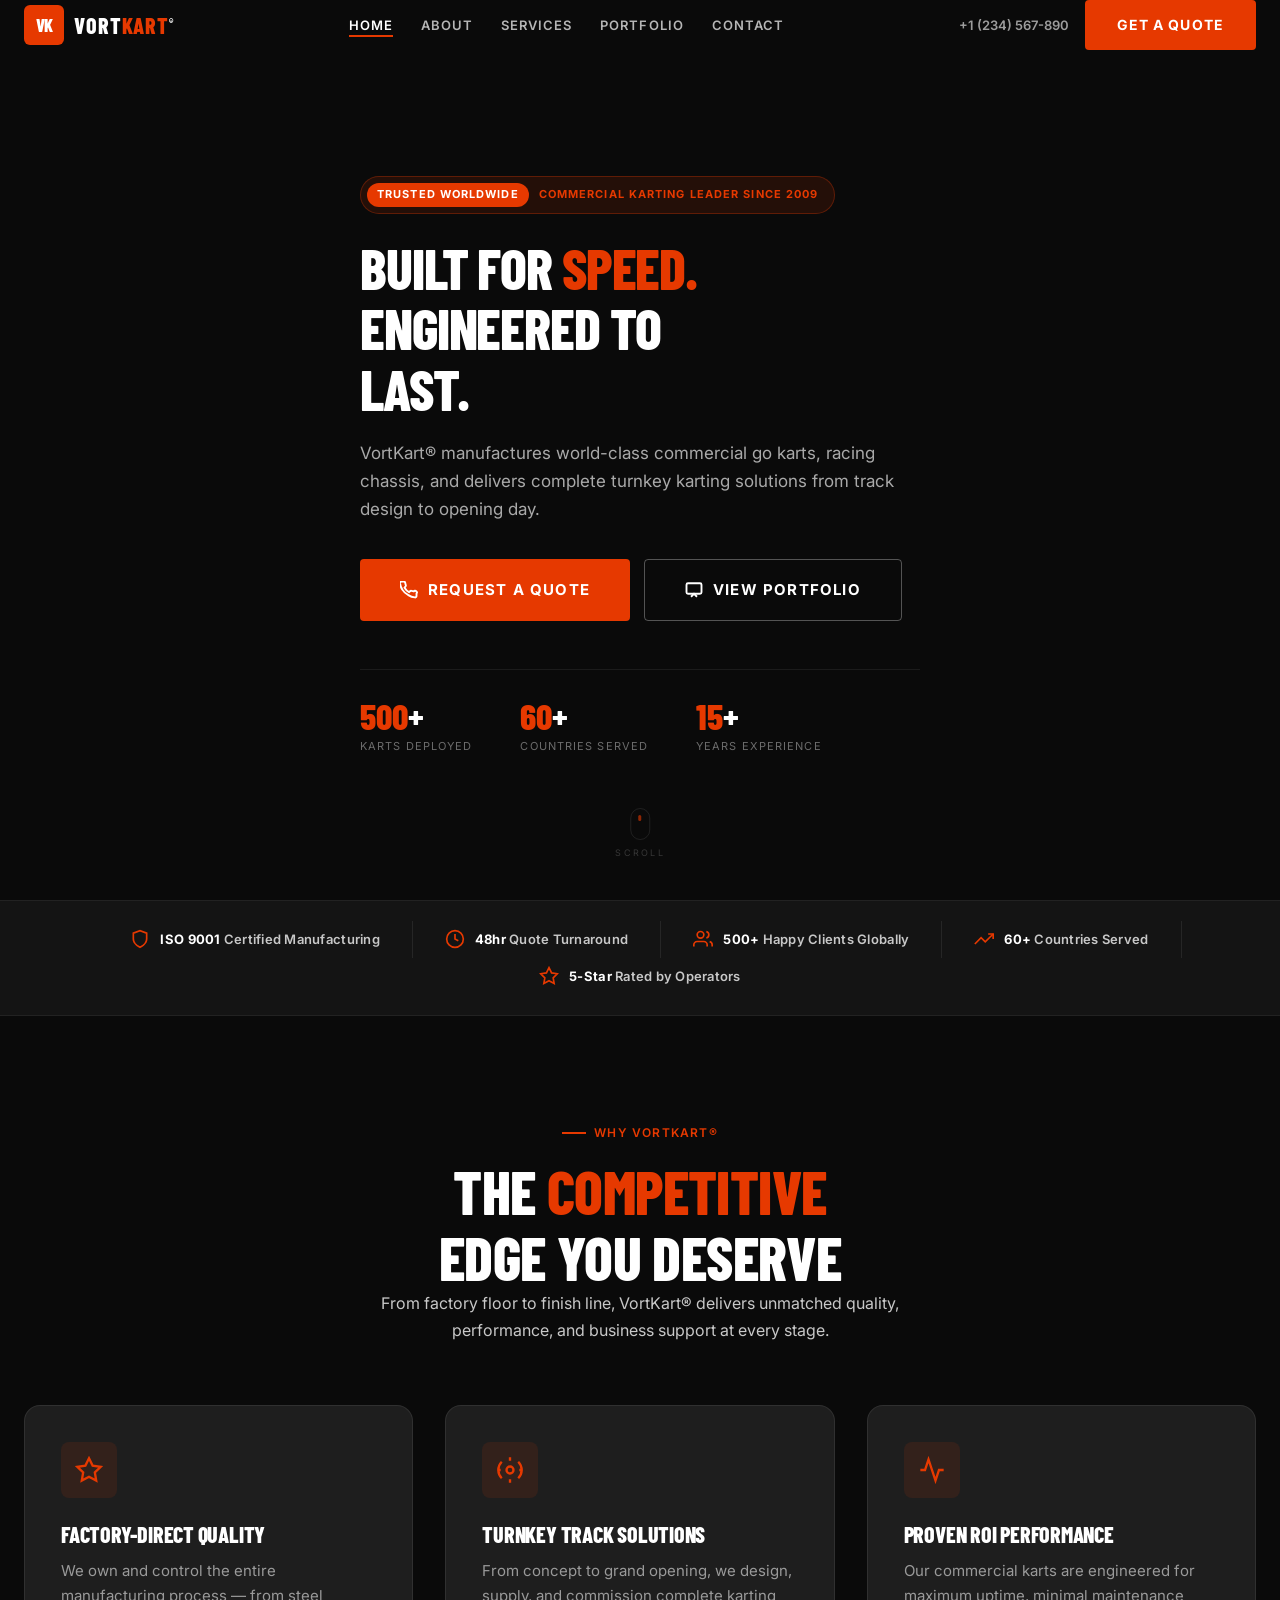
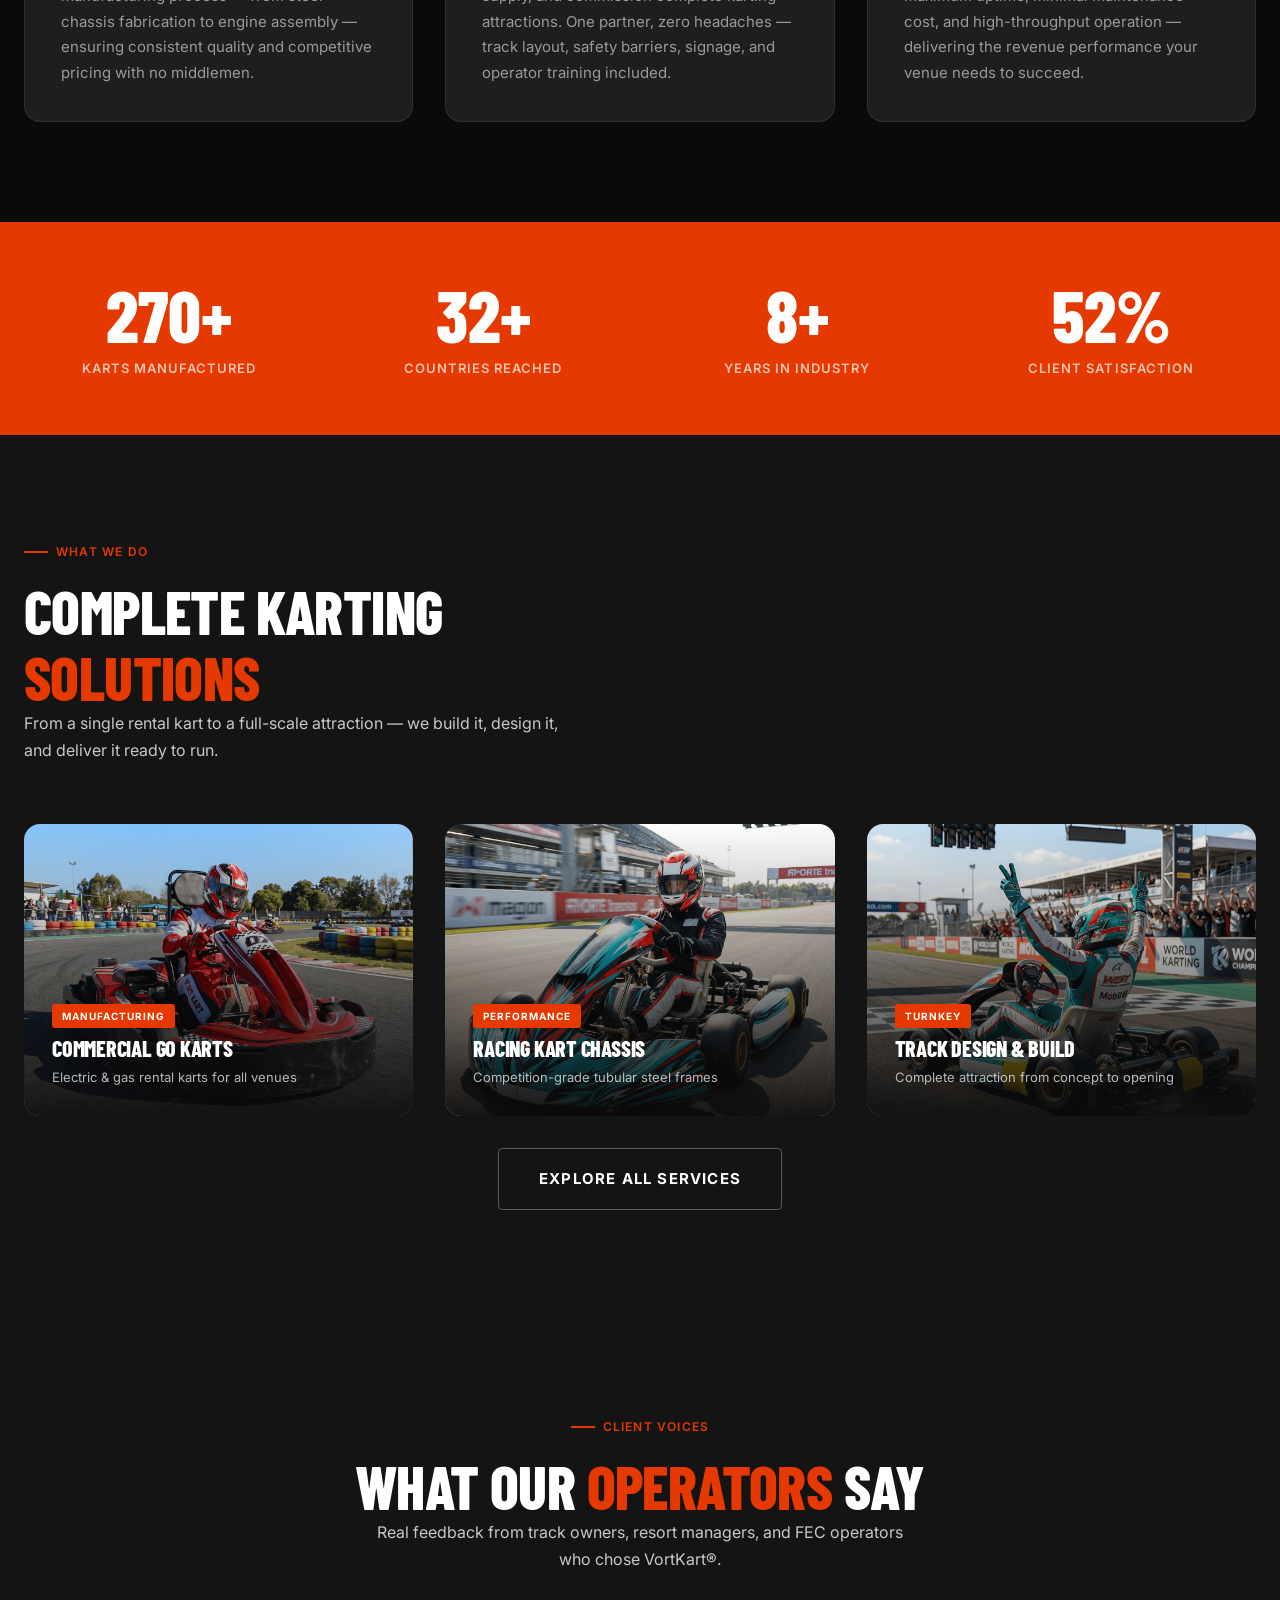
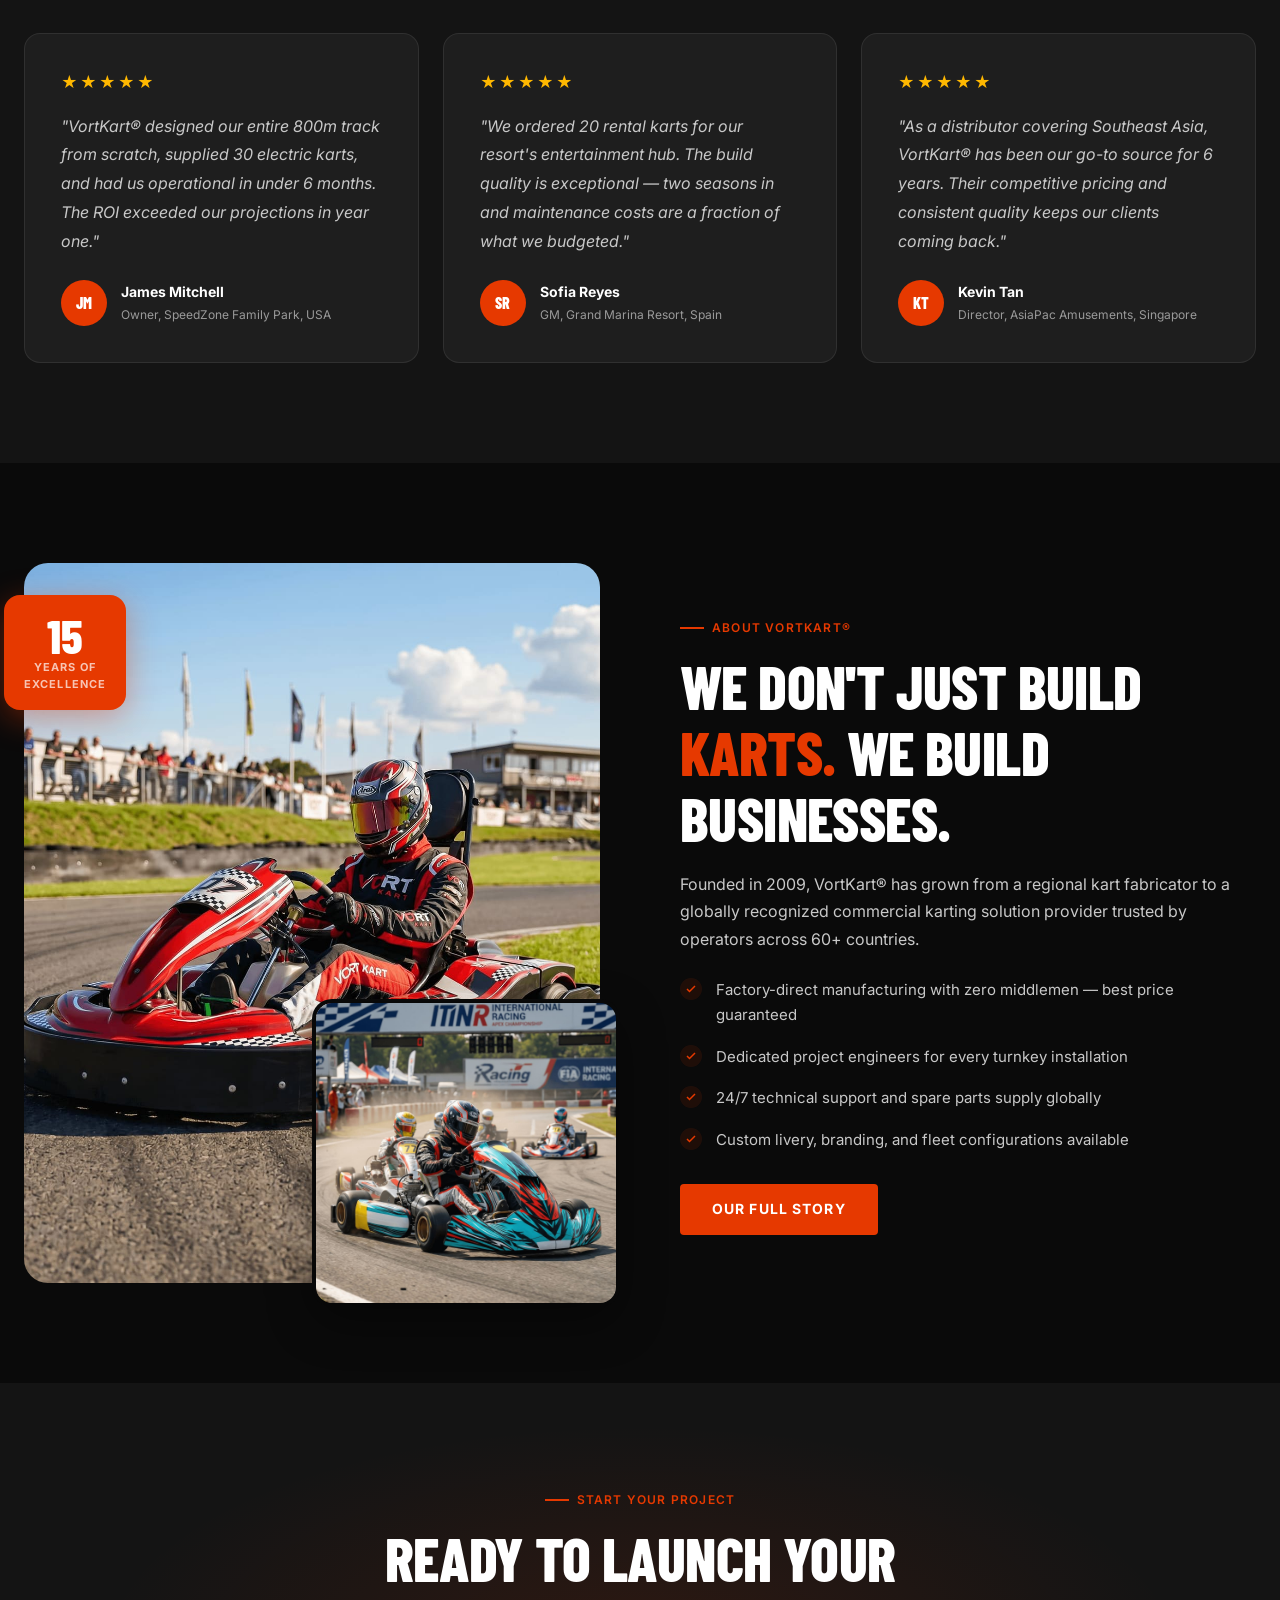
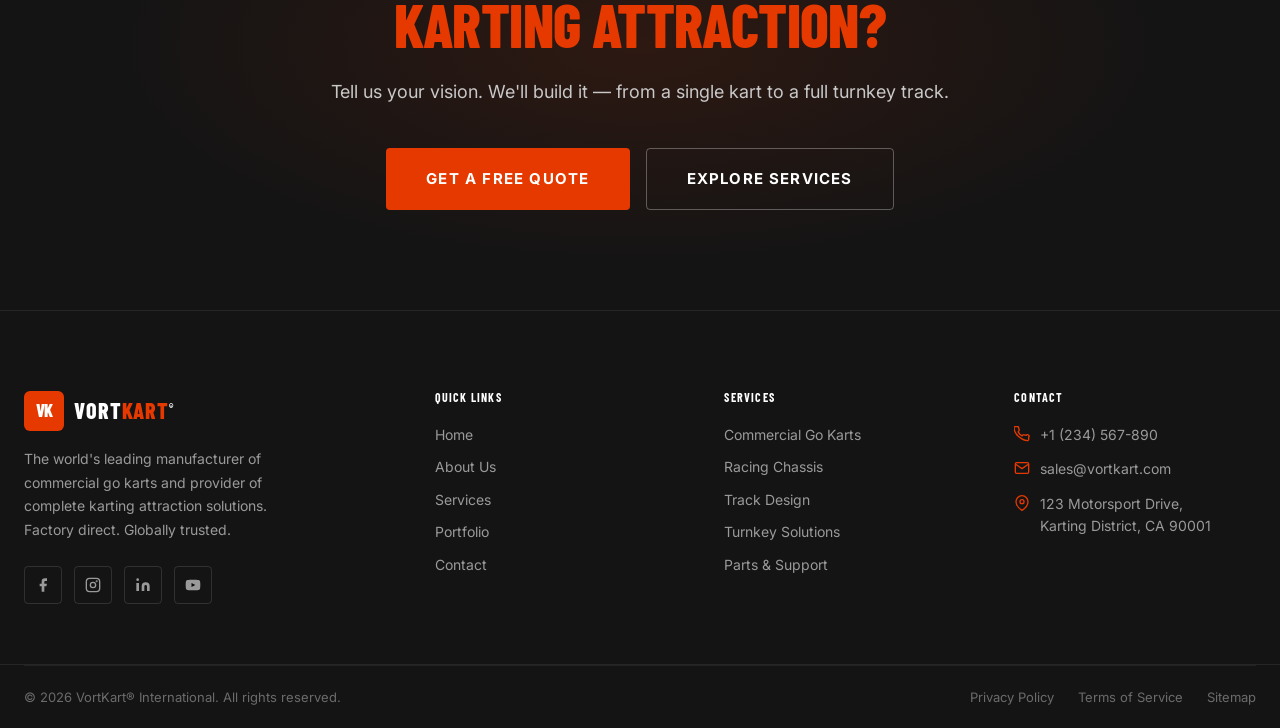
<file: index.html>
<!DOCTYPE html>
<html lang="en">
<head>
  <meta charset="UTF-8" />
  <meta name="viewport" content="width=device-width, initial-scale=1.0" />
  <title>VortKart® | Commercial Go Kart Manufacturer & Track Design Solutions</title>
  <meta name="description" content="VortKart® is a leading commercial go kart manufacturer offering rental go karts, racing chassis production, and complete go kart track design & turnkey solutions worldwide." />
  <meta name="keywords" content="commercial go kart, rental go kart, go kart manufacturer, go kart supplier, go kart track design, karting solutions" />
  <link rel="stylesheet" href="styles.css" />
  <style>
    /* ---- HOME-SPECIFIC ---- */
    .hero {
      position: relative;
      min-height: 100vh;
      display: flex; align-items: center;
      overflow: hidden;
      padding-top: var(--nav-height);
    }
    .hero-bg {
      position: absolute; inset: 0;
      background: url('https://images.unsplash.com/photo-1558618666-fcd25c85cd64?w=1600&q=80') center/cover no-repeat;
    }
    .hero-overlay {
      position: absolute; inset: 0;
      background: linear-gradient(105deg, rgba(10,10,10,0.92) 0%, rgba(10,10,10,0.65) 55%, rgba(10,10,10,0.3) 100%);
    }
    .hero-content {
      position: relative; z-index: 2;
      max-width: 680px;
      padding: 80px 0 120px;
    }
    .hero-badge {
      display: inline-flex; align-items: center; gap: 10px;
      background: rgba(230,57,0,0.12); border: 1px solid rgba(230,57,0,0.3);
      border-radius: 100px; padding: 6px 16px 6px 6px;
      font-size: 11px; font-weight: 700; letter-spacing: 0.1em;
      text-transform: uppercase; color: var(--primary); margin-bottom: 24px;
    }
    .hero-badge span {
      background: var(--primary); color: var(--white); border-radius: 100px;
      padding: 3px 10px; font-size: 11px;
    }
    .hero h1 {
      margin-bottom: 20px;
      font-size: clamp(36px, 4.5vw, 56px);
      line-height: 1.08;
      letter-spacing: -0.02em;
      font-weight: 800;
    }
    .hero h1 em { font-style: normal; color: var(--primary); }
    .hero-sub {
      font-size: 17px; color: rgba(255,255,255,0.65); max-width: 560px;
      margin-bottom: 36px; line-height: 1.65;
    }
    .hero-actions { display: flex; gap: 14px; flex-wrap: wrap; margin-bottom: 48px; }
    .hero-meta {
      display: flex; gap: 48px; flex-wrap: wrap;
      padding-top: 28px;
      border-top: 1px solid rgba(255,255,255,0.07);
    }
    .hero-meta-item { }
    .hero-meta-num {
      font-family: var(--font-heading); font-size: 36px; font-weight: 800;
      color: var(--white); line-height: 1;
    }
    .hero-meta-num span { color: var(--primary); }
    .hero-meta-label { font-size: 11px; color: rgba(255,255,255,0.4); margin-top: 4px; text-transform: uppercase; letter-spacing: 0.1em; }

    /* Scroll indicator */
    .scroll-indicator {
      position: absolute; bottom: 40px; left: 50%; transform: translateX(-50%);
      display: flex; flex-direction: column; align-items: center; gap: 6px;
      z-index: 2; opacity: 0.6; transition: opacity 0.3s;
    }
    .scroll-indicator:hover { opacity: 1; }
    .scroll-indicator span {
      font-size: 9px; letter-spacing: 0.25em; text-transform: uppercase;
      color: rgba(255,255,255,0.3);
    }
    .scroll-dot {
      width: 20px; height: 32px; border: 1.5px solid rgba(255,255,255,0.15); border-radius: 10px;
      display: flex; justify-content: center; padding-top: 6px;
    }
    .scroll-dot::before {
      content: ''; width: 3px; height: 6px; background: var(--primary); border-radius: 2px;
      animation: scrollDown 2s ease-in-out infinite;
    }
    @keyframes scrollDown {
      0% { transform: translateY(0); opacity: 1; }
      100% { transform: translateY(12px); opacity: 0; }
    }

    /* ---- Advantages ---- */
    .advantage-card {
      background: var(--dark-3); border: 1px solid rgba(255,255,255,0.08);
      border-radius: var(--radius-lg); padding: 36px;
      transition: var(--transition); position: relative; overflow: hidden;
    }
    .advantage-card::before {
      content: ''; position: absolute; top: 0; left: 0; right: 0; height: 3px;
      background: var(--primary); transform: scaleX(0);
      transition: transform var(--transition); transform-origin: left;
    }
    .advantage-card:hover { border-color: rgba(230,57,0,0.3); transform: translateY(-6px); }
    .advantage-card:hover::before { transform: scaleX(1); }
    .advantage-icon {
      width: 56px; height: 56px; background: rgba(230,57,0,0.1); border-radius: var(--radius-md);
      display: flex; align-items: center; justify-content: center; margin-bottom: 24px;
    }
    .advantage-icon svg { width: 28px; height: 28px; color: var(--primary); }
    .advantage-card h3 { font-size: 22px; margin-bottom: 12px; }
    .advantage-card p { font-size: 15px; color: var(--gray-3); }

    /* ---- Services Preview ---- */
    .services-preview { background: var(--dark-2); }
    .service-preview-card {
      position: relative; border-radius: var(--radius-lg); overflow: hidden;
      aspect-ratio: 4/3; cursor: pointer; display: block; text-decoration: none;
    }
    .service-preview-card img {
      width: 100%; height: 100%; object-fit: cover; object-position: center 55%;
      transition: transform 0.5s ease;
    }
    .service-preview-card:hover img { transform: scale(1.06); }
    .service-preview-overlay {
      position: absolute; inset: 0;
      background: linear-gradient(0deg, rgba(10,10,10,0.92) 0%, rgba(10,10,10,0.3) 60%, transparent 100%);
    }
    .service-preview-content {
      position: absolute; bottom: 0; left: 0; right: 0; padding: 28px;
    }
    .service-tag {
      display: inline-block; background: var(--primary); color: var(--white);
      font-size: 10px; font-weight: 700; letter-spacing: 0.1em; text-transform: uppercase;
      padding: 4px 10px; border-radius: 3px; margin-bottom: 8px;
    }
    .service-preview-content h4 { font-size: 22px; color: var(--white); margin-bottom: 6px; }
    .service-preview-content p { font-size: 13px; color: rgba(255,255,255,0.7); }
    .service-arrow {
      position: absolute; top: 24px; right: 24px;
      width: 40px; height: 40px; border-radius: 50%;
      background: rgba(255,255,255,0.1); border: 1px solid rgba(255,255,255,0.15);
      display: flex; align-items: center; justify-content: center;
      opacity: 0; transform: translate(8px, -8px);
      transition: var(--transition);
    }
    .service-preview-card:hover .service-arrow { opacity: 1; transform: translate(0,0); }
    .service-arrow svg { width: 16px; height: 16px; }

    /* About preview */
    .about-preview {
      background: var(--dark);
    }
    .about-preview-grid {
      display: grid; grid-template-columns: 1fr 1fr; gap: 80px; align-items: center;
    }
    .about-img-stack { position: relative; overflow: visible; }
    .about-img-main {
      border-radius: var(--radius-xl); overflow: hidden; aspect-ratio: 4/5;
    }
    .about-img-main img { width: 100%; height: 100%; object-fit: cover; }
    .about-img-accent {
      position: absolute; bottom: -20px; right: -16px;
      width: 52%; border-radius: var(--radius-lg); overflow: hidden;
      box-shadow: 0 16px 48px rgba(0,0,0,0.45), 0 0 0 4px var(--dark);
      aspect-ratio: 1;
      z-index: 2;
    }
    .about-img-accent img { width: 100%; height: 100%; object-fit: cover; }
    .about-years-badge {
      position: absolute; top: 32px; left: -20px;
      background: var(--primary); border-radius: var(--radius-lg);
      padding: 16px 20px; text-align: center;
      box-shadow: 0 8px 32px rgba(230,57,0,0.4);
    }
    .about-years-badge .num {
      font-family: var(--font-heading); font-size: 48px; font-weight: 800;
      color: var(--white); line-height: 1;
    }
    .about-years-badge .txt { font-size: 11px; font-weight: 700; letter-spacing: 0.1em; text-transform: uppercase; color: rgba(255,255,255,0.7); }
    .about-text .checklist { margin: 24px 0 32px; }
    .check-item {
      display: flex; gap: 14px; align-items: flex-start; margin-bottom: 16px;
    }
    .check-icon {
      width: 22px; height: 22px; background: rgba(230,57,0,0.1); border-radius: 50%;
      display: flex; align-items: center; justify-content: center; flex-shrink: 0; margin-top: 1px;
    }
    .check-icon svg { width: 12px; height: 12px; color: var(--primary); }
    .check-item p { font-size: 15px; color: var(--gray-4); margin: 0; }

    /* Testimonials */
    .testimonials-section { background: var(--dark-2); }
    .testimonials-grid { display: grid; grid-template-columns: repeat(3, 1fr); gap: 24px; }
    .testimonial-featured {
      grid-column: span 1;
    }

    /* Responsive handled in global styles.css */
  </style>
  <link rel="canonical" href="https://yaosleven.github.io/vortkart-website/" />
  <meta property="og:title" content="VortKart® | Commercial Go Kart Manufacturer & Track Design Solutions" />
  <meta property="og:description" content="VortKart® is a leading commercial go kart manufacturer offering rental go karts, racing chassis production, and complete go kart track design & turnkey solutions worldwide." />
  <meta property="og:type" content="website" />
  <meta property="og:url" content="https://yaosleven.github.io/vortkart-website/" />
  <meta property="og:site_name" content="VortKart®" />
  <meta property="og:image" content="https://images.unsplash.com/photo-1558618666-fcd25c85cd64?w=1200<meta name="twitter:card"q=80" />
  <meta name="twitter:card" content="summary_large_image" />
  <meta name="twitter:title" content="VortKart® | Commercial Go Kart Manufacturer & Track Design Solutions" />
  <meta name="twitter:description" content="VortKart® is a leading commercial go kart manufacturer offering rental go karts, racing chassis production, and complete go kart track design & turnkey solutions worldwide." />
  <script type="application/ld+json">
  {
    "@context": "https://schema.org",
    "@type": "Organization",
    "name": "VortKart International",
    "url": "https://yaosleven.github.io/vortkart-website/",
    "logo": "https://yaosleven.github.io/vortkart-website/images/ev-pro-48/1.jpg",
    "description": "Leading manufacturer of commercial go karts, racing chassis, and turnkey karting solutions.",
    "telephone": "+1-234-567-890",
    "email": "sales@vortkart.com",
    "address": {
      "@type": "PostalAddress",
      "streetAddress": "123 Motorsport Drive",
      "addressLocality": "Karting District",
      "addressRegion": "CA",
      "postalCode": "90001",
      "addressCountry": "US"
    },
    "sameAs": []
  }
  </script>
  <script type="application/ld+json">
  {
    "@context": "https://schema.org",
    "@type": "WebSite",
    "name": "VortKart",
    "url": "https://yaosleven.github.io/vortkart-website/",
    "potentialAction": {
      "@type": "SearchAction",
      "target": "https://yaosleven.github.io/vortkart-website/listings.html?q={search_term_string}",
      "query-input": "required name=search_term_string"
    }
  }
  </script>
  <meta name="robots" content="index, follow" />
</head>
<body>

<!-- ======================== NAVBAR ======================== -->
<nav id="navbar">
  <div class="container">
    <div class="nav-inner">
      <a href="index.html" class="nav-logo" aria-label="VortKart Home">
        <div class="nav-logo-icon">VK</div>
        <div class="nav-logo-text">Vort<span>Kart</span><sup style="font-size:10px;vertical-align:super;">®</sup></div>
      </a>
      <ul class="nav-links" role="navigation" aria-label="Main navigation">
        <li><a href="index.html">Home</a></li>
        <li><a href="about.html">About</a></li>
        <li><a href="services.html">Services</a></li>
        <li><a href="listings.html">Portfolio</a></li>
        <li><a href="contact.html">Contact</a></li>
      </ul>
      <div class="nav-cta">
        <a href="tel:+1234567890" class="nav-phone" aria-label="Call us">+1 (234) 567-890</a>
        <a href="contact.html" class="btn btn-primary">Get a Quote</a>
      </div>
      <button class="nav-toggle" id="navToggle" aria-label="Toggle menu" aria-expanded="false">
        <span></span><span></span><span></span>
      </button>
    </div>
  </div>
</nav>

<!-- Mobile Nav -->
<div class="mobile-nav" id="mobileNav" role="navigation" aria-label="Mobile navigation">
  <a href="index.html">Home</a>
  <a href="about.html">About</a>
  <a href="services.html">Services</a>
  <a href="listings.html">Portfolio</a>
  <a href="contact.html">Contact</a>
  <a href="contact.html" class="btn btn-primary">Get a Free Quote</a>
</div>

<!-- ======================== HERO ======================== -->
<section class="hero" aria-label="Hero section">
  <div class="hero-bg" role="img" aria-label="Racing go karts on a professional track"></div>
  <div class="hero-overlay"></div>
  <div class="container">
    <div class="hero-content">
      <div class="hero-badge" aria-label="Trusted worldwide">
        <span>Trusted Worldwide</span>
        Commercial Karting Leader Since 2009
      </div>
      <h1>Built for <em>Speed.</em><br>Engineered to<br>Last.</h1>
      <p class="hero-sub">VortKart® manufactures world-class commercial go karts, racing chassis, and delivers complete turnkey karting solutions from track design to opening day.</p>
      <div class="hero-actions">
        <a href="contact.html" class="btn btn-primary btn-lg">
          <svg viewBox="0 0 24 24" fill="none" stroke="currentColor" stroke-width="2.5" aria-hidden="true"><path d="M22 16.92v3a2 2 0 01-2.18 2 19.79 19.79 0 01-8.63-3.07A19.5 19.5 0 013.07 11.5 19.79 19.79 0 010 2.94 2 2 0 012 .76h3a2 2 0 012 1.72c.127.96.361 1.903.7 2.81a2 2 0 01-.45 2.11L6.09 8.91a16 16 0 006 6l1.27-1.27a2 2 0 012.11-.45c.907.339 1.85.573 2.81.7A2 2 0 0122 16.92z"/></svg>
          Request a Quote
        </a>
        <a href="listings.html" class="btn btn-outline btn-lg">
          <svg viewBox="0 0 24 24" fill="none" stroke="currentColor" stroke-width="2.5" aria-hidden="true"><rect x="2" y="3" width="20" height="14" rx="2"/><polyline points="8 21 12 17 16 21"/></svg>
          View Portfolio
        </a>
      </div>
      <div class="hero-meta" aria-label="Key statistics">
        <div class="hero-meta-item">
          <div class="hero-meta-num"><span>500</span>+</div>
          <div class="hero-meta-label">Karts Deployed</div>
        </div>
        <div class="hero-meta-item">
          <div class="hero-meta-num"><span>60</span>+</div>
          <div class="hero-meta-label">Countries Served</div>
        </div>
        <div class="hero-meta-item">
          <div class="hero-meta-num"><span>15</span>+</div>
          <div class="hero-meta-label">Years Experience</div>
        </div>
      </div>
    </div>
  </div>
  <div class="scroll-indicator" aria-hidden="true">
    <div class="scroll-dot"></div>
    <span>Scroll</span>
  </div>
</section>

<!-- ======================== TRUST BAR ======================== -->
<div class="trust-bar" aria-label="Trust indicators">
  <div class="container">
    <div class="trust-bar-inner">
      <div class="trust-item">
        <svg viewBox="0 0 24 24" fill="none" stroke="currentColor" stroke-width="2" aria-hidden="true"><path d="M12 22s8-4 8-10V5l-8-3-8 3v7c0 6 8 10 8 10z"/></svg>
        <span><strong>ISO 9001</strong> Certified Manufacturing</span>
      </div>
      <div class="trust-item">
        <svg viewBox="0 0 24 24" fill="none" stroke="currentColor" stroke-width="2" aria-hidden="true"><circle cx="12" cy="12" r="10"/><polyline points="12 6 12 12 16 14"/></svg>
        <span><strong>48hr</strong> Quote Turnaround</span>
      </div>
      <div class="trust-item">
        <svg viewBox="0 0 24 24" fill="none" stroke="currentColor" stroke-width="2" aria-hidden="true"><path d="M17 21v-2a4 4 0 00-4-4H5a4 4 0 00-4 4v2"/><circle cx="9" cy="7" r="4"/><path d="M23 21v-2a4 4 0 00-3-3.87M16 3.13a4 4 0 010 7.75"/></svg>
        <span><strong>500+</strong> Happy Clients Globally</span>
      </div>
      <div class="trust-item">
        <svg viewBox="0 0 24 24" fill="none" stroke="currentColor" stroke-width="2" aria-hidden="true"><polyline points="23 6 13.5 15.5 8.5 10.5 1 18"/><polyline points="17 6 23 6 23 12"/></svg>
        <span><strong>60+</strong> Countries Served</span>
      </div>
      <div class="trust-item">
        <svg viewBox="0 0 24 24" fill="none" stroke="currentColor" stroke-width="2" aria-hidden="true"><path d="M12 2l3.09 6.26L22 9.27l-5 4.87 1.18 6.88L12 17.77l-6.18 3.25L7 14.14 2 9.27l6.91-1.01L12 2z"/></svg>
        <span><strong>5-Star</strong> Rated by Operators</span>
      </div>
    </div>
  </div>
</div>

<!-- ======================== ADVANTAGES ======================== -->
<section class="section" aria-labelledby="adv-heading">
  <div class="container">
    <div class="section-header center fade-in">
      <div class="label">Why VortKart®</div>
      <h2 id="adv-heading">The <span class="highlight">Competitive</span><br>Edge You Deserve</h2>
      <p>From factory floor to finish line, VortKart® delivers unmatched quality, performance, and business support at every stage.</p>
    </div>
    <div class="grid-3">
      <div class="advantage-card fade-in delay-1">
        <div class="advantage-icon">
          <svg viewBox="0 0 24 24" fill="none" stroke="currentColor" stroke-width="2" aria-hidden="true"><path d="M12 2l3.09 6.26L22 9.27l-5 4.87 1.18 6.88L12 17.77l-6.18 3.25L7 14.14 2 9.27l6.91-1.01L12 2z"/></svg>
        </div>
        <h3>Factory-Direct Quality</h3>
        <p>We own and control the entire manufacturing process — from steel chassis fabrication to engine assembly — ensuring consistent quality and competitive pricing with no middlemen.</p>
      </div>
      <div class="advantage-card fade-in delay-2">
        <div class="advantage-icon">
          <svg viewBox="0 0 24 24" fill="none" stroke="currentColor" stroke-width="2" aria-hidden="true"><circle cx="12" cy="12" r="3"/><path d="M19.07 4.93a10 10 0 010 14.14M4.93 4.93a10 10 0 000 14.14M12 1v3m0 16v3M1 12h3m16 0h3"/></svg>
        </div>
        <h3>Turnkey Track Solutions</h3>
        <p>From concept to grand opening, we design, supply, and commission complete karting attractions. One partner, zero headaches — track layout, safety barriers, signage, and operator training included.</p>
      </div>
      <div class="advantage-card fade-in delay-3">
        <div class="advantage-icon">
          <svg viewBox="0 0 24 24" fill="none" stroke="currentColor" stroke-width="2" aria-hidden="true"><path d="M22 12h-4l-3 9L9 3l-3 9H2"/></svg>
        </div>
        <h3>Proven ROI Performance</h3>
        <p>Our commercial karts are engineered for maximum uptime, minimal maintenance cost, and high-throughput operation — delivering the revenue performance your venue needs to succeed.</p>
      </div>
    </div>
  </div>
</section>

<!-- ======================== STATS ======================== -->
<div class="stats-strip" aria-label="Company statistics">
  <div class="container">
    <div class="stats-grid">
      <div class="text-center fade-in">
        <div class="stat-num" data-count="500" data-suffix="+">500+</div>
        <div class="stat-label">Karts Manufactured</div>
      </div>
      <div class="text-center fade-in delay-1">
        <div class="stat-num" data-count="60" data-suffix="+">60+</div>
        <div class="stat-label">Countries Reached</div>
      </div>
      <div class="text-center fade-in delay-2">
        <div class="stat-num" data-count="15" data-suffix="+">15+</div>
        <div class="stat-label">Years in Industry</div>
      </div>
      <div class="text-center fade-in delay-3">
        <div class="stat-num" data-count="98" data-suffix="%">98%</div>
        <div class="stat-label">Client Satisfaction</div>
      </div>
    </div>
  </div>
</div>

<!-- ======================== SERVICES PREVIEW ======================== -->
<section class="section services-preview" aria-labelledby="services-prev-heading">
  <div class="container">
    <div class="section-header fade-in">
      <div class="label">What We Do</div>
      <h2 id="services-prev-heading">Complete Karting<br><span class="highlight">Solutions</span></h2>
      <p>From a single rental kart to a full-scale attraction — we build it, design it, and deliver it ready to run.</p>
    </div>
    <div class="grid-3">
      <a href="services.html#commercial" class="service-preview-card fade-in delay-1" aria-label="Learn more about Commercial Go Karts">
        <img src="images/ev-pro-48/1.jpg" alt="Commercial rental go karts lined up on track" loading="lazy" />
        <div class="service-preview-overlay"></div>
        <div class="service-preview-content">
          <span class="service-tag">Manufacturing</span>
          <h4>Commercial Go Karts</h4>
          <p>Electric & gas rental karts for all venues</p>
        </div>
        <div class="service-arrow" aria-hidden="true">
          <svg viewBox="0 0 24 24" fill="none" stroke="currentColor" stroke-width="2.5" aria-hidden="true"><path d="M7 17L17 7M7 7h10v10"/></svg>
        </div>
      </a>
      <a href="services.html#racing" class="service-preview-card fade-in delay-2" aria-label="Learn more about Racing Kart Chassis">
        <img src="images/proframe-r32/1.jpg" alt="Racing kart chassis on professional karting circuit" loading="lazy" />
        <div class="service-preview-overlay"></div>
        <div class="service-preview-content">
          <span class="service-tag">Performance</span>
          <h4>Racing Kart Chassis</h4>
          <p>Competition-grade tubular steel frames</p>
        </div>
        <div class="service-arrow" aria-hidden="true">
          <svg viewBox="0 0 24 24" fill="none" stroke="currentColor" stroke-width="2.5" aria-hidden="true"><path d="M7 17L17 7M7 7h10v10"/></svg>
        </div>
      </a>
      <a href="services.html#track" class="service-preview-card fade-in delay-3" aria-label="Learn more about Track Design and Build">
        <img src="images/proframe-r32/4.jpg" alt="Aerial view of professional go kart track design layout" loading="lazy" />
        <div class="service-preview-overlay"></div>
        <div class="service-preview-content">
          <span class="service-tag">Turnkey</span>
          <h4>Track Design & Build</h4>
          <p>Complete attraction from concept to opening</p>
        </div>
        <div class="service-arrow" aria-hidden="true">
          <svg viewBox="0 0 24 24" fill="none" stroke="currentColor" stroke-width="2.5" aria-hidden="true"><path d="M7 17L17 7M7 7h10v10"/></svg>
        </div>
      </a>
    </div>
    <div class="text-center mt-32 fade-in">
      <a href="services.html" class="btn btn-outline btn-lg">Explore All Services</a>
    </div>
  </div>
</section>

<!-- ======================== TESTIMONIALS ======================== -->
<section class="section testimonials-section" aria-labelledby="testimonials-heading">
  <div class="container">
    <div class="section-header center fade-in">
      <div class="label">Client Voices</div>
      <h2 id="testimonials-heading">What Our <span class="highlight">Operators</span> Say</h2>
      <p>Real feedback from track owners, resort managers, and FEC operators who chose VortKart®.</p>
    </div>
    <div class="testimonials-grid">
      <div class="testimonial-card fade-in delay-1">
        <div class="testimonial-stars" aria-label="5 star rating">★★★★★</div>
        <p>"VortKart® designed our entire 800m track from scratch, supplied 30 electric karts, and had us operational in under 6 months. The ROI exceeded our projections in year one."</p>
        <div class="testimonial-author">
          <div class="author-avatar" aria-hidden="true">JM</div>
          <div>
            <div class="author-name">James Mitchell</div>
            <div class="author-title">Owner, SpeedZone Family Park, USA</div>
          </div>
        </div>
      </div>
      <div class="testimonial-card fade-in delay-2">
        <div class="testimonial-stars" aria-label="5 star rating">★★★★★</div>
        <p>"We ordered 20 rental karts for our resort's entertainment hub. The build quality is exceptional — two seasons in and maintenance costs are a fraction of what we budgeted."</p>
        <div class="testimonial-author">
          <div class="author-avatar" aria-hidden="true">SR</div>
          <div>
            <div class="author-name">Sofia Reyes</div>
            <div class="author-title">GM, Grand Marina Resort, Spain</div>
          </div>
        </div>
      </div>
      <div class="testimonial-card fade-in delay-3">
        <div class="testimonial-stars" aria-label="5 star rating">★★★★★</div>
        <p>"As a distributor covering Southeast Asia, VortKart® has been our go-to source for 6 years. Their competitive pricing and consistent quality keeps our clients coming back."</p>
        <div class="testimonial-author">
          <div class="author-avatar" aria-hidden="true">KT</div>
          <div>
            <div class="author-name">Kevin Tan</div>
            <div class="author-title">Director, AsiaPac Amusements, Singapore</div>
          </div>
        </div>
      </div>
    </div>
  </div>
</section>

<!-- ======================== ABOUT PREVIEW ======================== -->
<section class="section about-preview" aria-labelledby="about-prev-heading">
  <div class="container">
    <div class="about-preview-grid">
      <div class="about-img-stack fade-in">
        <div class="about-img-main">
          <img src="images/ev-pro-48/2.jpg" alt="VortKart manufacturing facility floor with karts in production" loading="lazy" />
        </div>
        <div class="about-img-accent">
          <img src="images/proframe-r32/3.jpg" alt="Close-up of go kart chassis engineering and welding" loading="lazy" />
        </div>
        <div class="about-years-badge" aria-label="15 years experience">
          <div class="num">15</div>
          <div class="txt">Years of<br>Excellence</div>
        </div>
      </div>
      <div class="about-text fade-in delay-2">
        <div class="label">About VortKart®</div>
        <h2 id="about-prev-heading">We Don't Just Build<br><span class="highlight">Karts.</span> We Build<br>Businesses.</h2>
        <p style="margin-top:20px;">Founded in 2009, VortKart® has grown from a regional kart fabricator to a globally recognized commercial karting solution provider trusted by operators across 60+ countries.</p>
        <ul class="checklist" aria-label="Company strengths">
          <li class="check-item">
            <div class="check-icon"><svg viewBox="0 0 24 24" fill="none" stroke="currentColor" stroke-width="3" aria-hidden="true"><polyline points="20 6 9 17 4 12"/></svg></div>
            <p>Factory-direct manufacturing with zero middlemen — best price guaranteed</p>
          </li>
          <li class="check-item">
            <div class="check-icon"><svg viewBox="0 0 24 24" fill="none" stroke="currentColor" stroke-width="3" aria-hidden="true"><polyline points="20 6 9 17 4 12"/></svg></div>
            <p>Dedicated project engineers for every turnkey installation</p>
          </li>
          <li class="check-item">
            <div class="check-icon"><svg viewBox="0 0 24 24" fill="none" stroke="currentColor" stroke-width="3" aria-hidden="true"><polyline points="20 6 9 17 4 12"/></svg></div>
            <p>24/7 technical support and spare parts supply globally</p>
          </li>
          <li class="check-item">
            <div class="check-icon"><svg viewBox="0 0 24 24" fill="none" stroke="currentColor" stroke-width="3" aria-hidden="true"><polyline points="20 6 9 17 4 12"/></svg></div>
            <p>Custom livery, branding, and fleet configurations available</p>
          </li>
        </ul>
        <a href="about.html" class="btn btn-primary">Our Full Story</a>
      </div>
    </div>
  </div>
</section>

<!-- ======================== FINAL CTA ======================== -->
<section class="cta-section" aria-labelledby="cta-heading">
  <div class="container">
    <div class="fade-in">
      <div class="label" style="justify-content:center;">Start Your Project</div>
      <h2 id="cta-heading">Ready to Launch Your<br><span class="highlight">Karting Attraction?</span></h2>
      <p>Tell us your vision. We'll build it — from a single kart to a full turnkey track.</p>
      <div class="cta-buttons">
        <a href="contact.html" class="btn btn-primary btn-lg">Get a Free Quote</a>
        <a href="services.html" class="btn btn-outline btn-lg">Explore Services</a>
      </div>
    </div>
  </div>
</section>

<!-- ======================== FOOTER ======================== -->
<footer>
  <div class="container">
    <div class="footer-top">
      <div class="footer-brand">
        <a href="index.html" class="nav-logo" aria-label="VortKart Home">
          <div class="nav-logo-icon">VK</div>
          <div class="nav-logo-text">Vort<span>Kart</span><sup style="font-size:10px;vertical-align:super;">®</sup></div>
        </a>
        <p>The world's leading manufacturer of commercial go karts and provider of complete karting attraction solutions. Factory direct. Globally trusted.</p>
        <div class="footer-social" aria-label="Social media links">
          <a href="#" class="social-icon" aria-label="Facebook"><svg viewBox="0 0 24 24" fill="currentColor" aria-hidden="true"><path d="M18 2h-3a5 5 0 00-5 5v3H7v4h3v8h4v-8h3l1-4h-4V7a1 1 0 011-1h3z"/></svg></a>
          <a href="#" class="social-icon" aria-label="Instagram"><svg viewBox="0 0 24 24" fill="none" stroke="currentColor" stroke-width="2" aria-hidden="true"><rect x="2" y="2" width="20" height="20" rx="5"/><circle cx="12" cy="12" r="4"/><circle cx="17.5" cy="6.5" r="0.5" fill="currentColor"/></svg></a>
          <a href="#" class="social-icon" aria-label="LinkedIn"><svg viewBox="0 0 24 24" fill="currentColor" aria-hidden="true"><path d="M16 8a6 6 0 016 6v7h-4v-7a2 2 0 00-2-2 2 2 0 00-2 2v7h-4v-7a6 6 0 016-6zM2 9h4v12H2z"/><circle cx="4" cy="4" r="2"/></svg></a>
          <a href="#" class="social-icon" aria-label="YouTube"><svg viewBox="0 0 24 24" fill="currentColor" aria-hidden="true"><path d="M22.54 6.42a2.78 2.78 0 00-1.94-1.95C18.88 4 12 4 12 4s-6.88 0-8.6.47a2.78 2.78 0 00-1.94 1.95A29 29 0 001 12a29 29 0 00.46 5.58A2.78 2.78 0 003.4 19.53C5.12 20 12 20 12 20s6.88 0 8.6-.47a2.78 2.78 0 001.94-1.95A29 29 0 0023 12a29 29 0 00-.46-5.58z"/><polygon points="9.75 15.02 15.5 12 9.75 8.98 9.75 15.02" fill="#0a0a0a"/></svg></a>
        </div>
      </div>
      <div class="footer-col">
        <h5>Quick Links</h5>
        <a href="index.html">Home</a>
        <a href="about.html">About Us</a>
        <a href="services.html">Services</a>
        <a href="listings.html">Portfolio</a>
        <a href="contact.html">Contact</a>
      </div>
      <div class="footer-col">
        <h5>Services</h5>
        <a href="services.html#commercial">Commercial Go Karts</a>
        <a href="services.html#racing">Racing Chassis</a>
        <a href="services.html#track">Track Design</a>
        <a href="services.html#turnkey">Turnkey Solutions</a>
        <a href="contact.html">Parts & Support</a>
      </div>
      <div class="footer-col">
        <h5>Contact</h5>
        <div class="footer-contact-item">
          <svg viewBox="0 0 24 24" fill="none" stroke="currentColor" stroke-width="2" aria-hidden="true"><path d="M22 16.92v3a2 2 0 01-2.18 2 19.79 19.79 0 01-8.63-3.07A19.5 19.5 0 013.07 11.5 19.79 19.79 0 010 2.94 2 2 0 012 .76h3a2 2 0 012 1.72c.127.96.361 1.903.7 2.81a2 2 0 01-.45 2.11L6.09 8.91a16 16 0 006 6l1.27-1.27a2 2 0 012.11-.45c.907.339 1.85.573 2.81.7A2 2 0 0122 16.92z"/></svg>
          <span>+1 (234) 567-890</span>
        </div>
        <div class="footer-contact-item">
          <svg viewBox="0 0 24 24" fill="none" stroke="currentColor" stroke-width="2" aria-hidden="true"><path d="M4 4h16c1.1 0 2 .9 2 2v12c0 1.1-.9 2-2 2H4c-1.1 0-2-.9-2-2V6c0-1.1.9-2 2-2z"/><polyline points="22,6 12,13 2,6"/></svg>
          <span>sales@vortkart.com</span>
        </div>
        <div class="footer-contact-item">
          <svg viewBox="0 0 24 24" fill="none" stroke="currentColor" stroke-width="2" aria-hidden="true"><path d="M21 10c0 7-9 13-9 13s-9-6-9-13a9 9 0 0118 0z"/><circle cx="12" cy="10" r="3"/></svg>
          <span>123 Motorsport Drive,<br>Karting District, CA 90001</span>
        </div>
      </div>
    </div>
  </div>
  <div class="divider"></div>
  <div class="container">
    <div class="footer-bottom">
      <p>&copy; 2026 VortKart® International. All rights reserved.</p>
      <div class="footer-bottom-links">
        <a href="privacy.html">Privacy Policy</a>
        <a href="terms.html">Terms of Service</a>
        <a href="sitemap.xml">Sitemap</a>
      </div>
    </div>
  </div>
</footer>

<script src="main.js"></script>
</body>
</html>
</file>
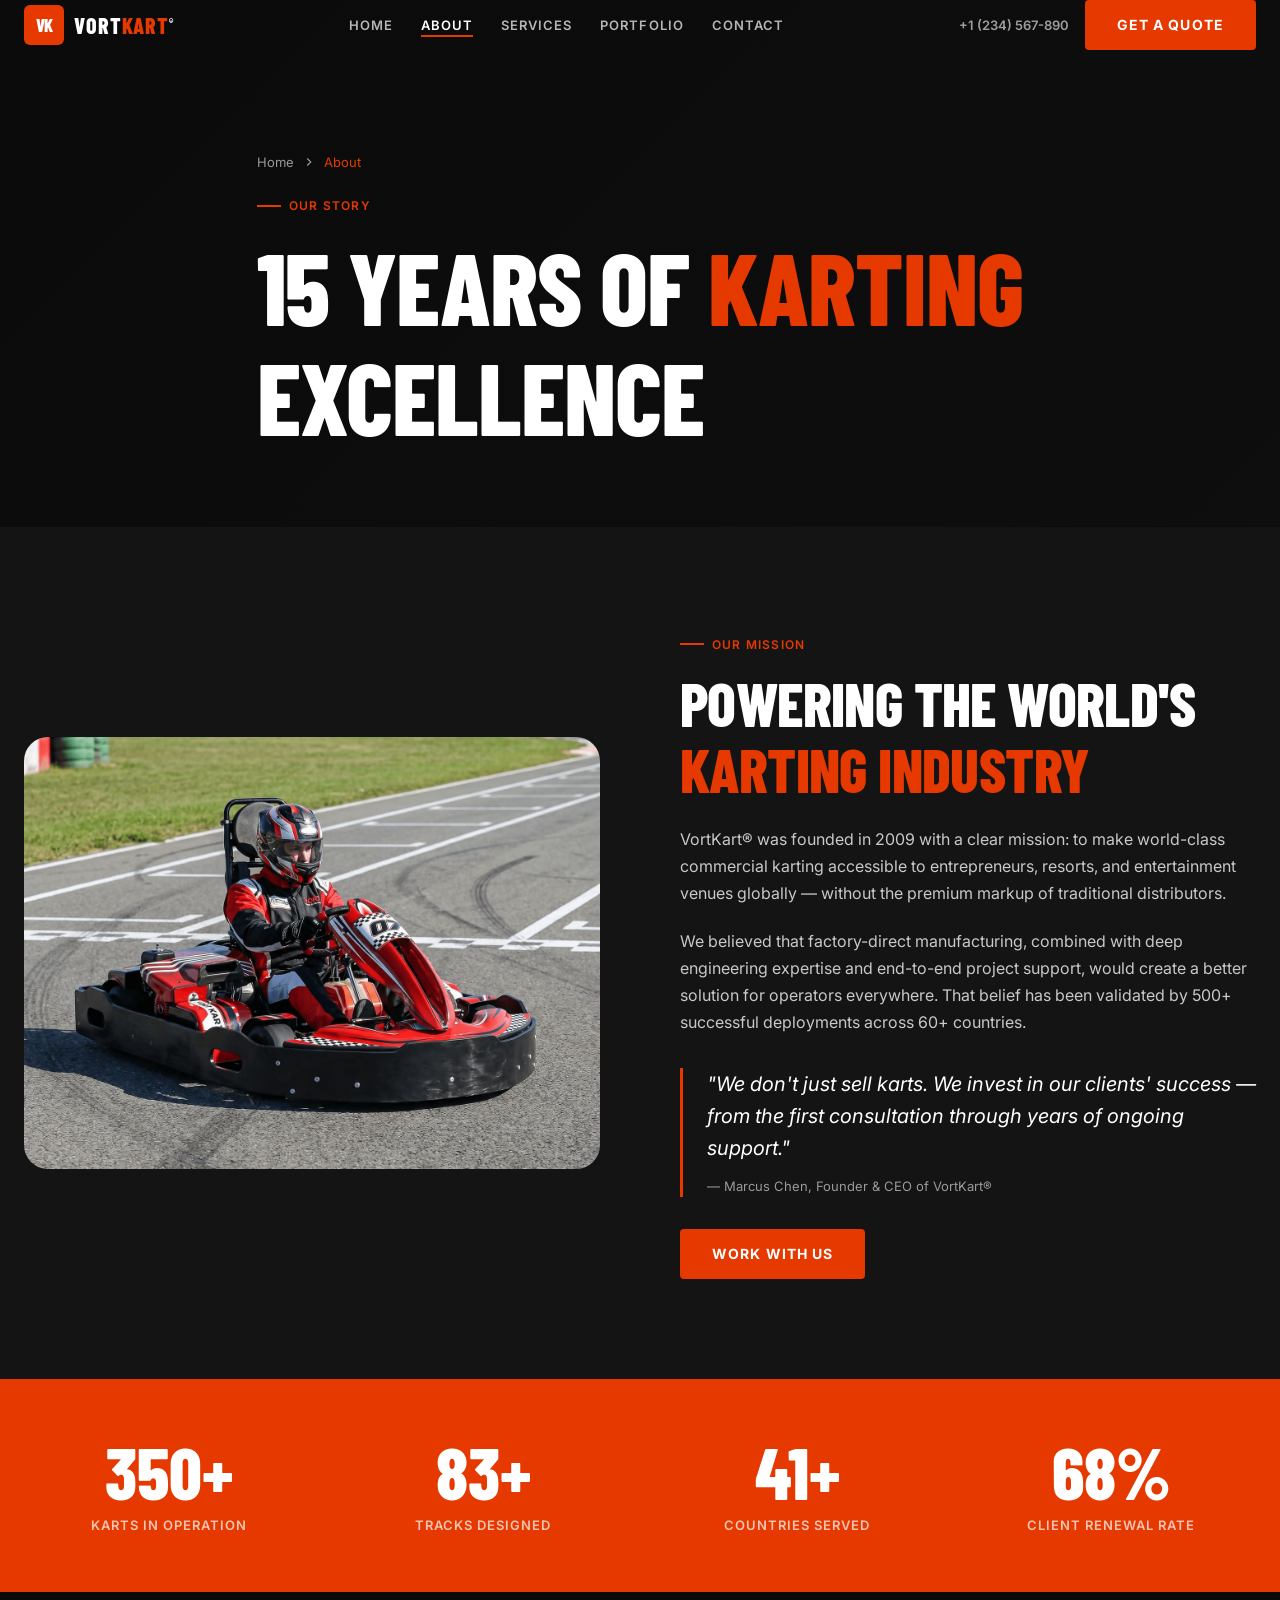
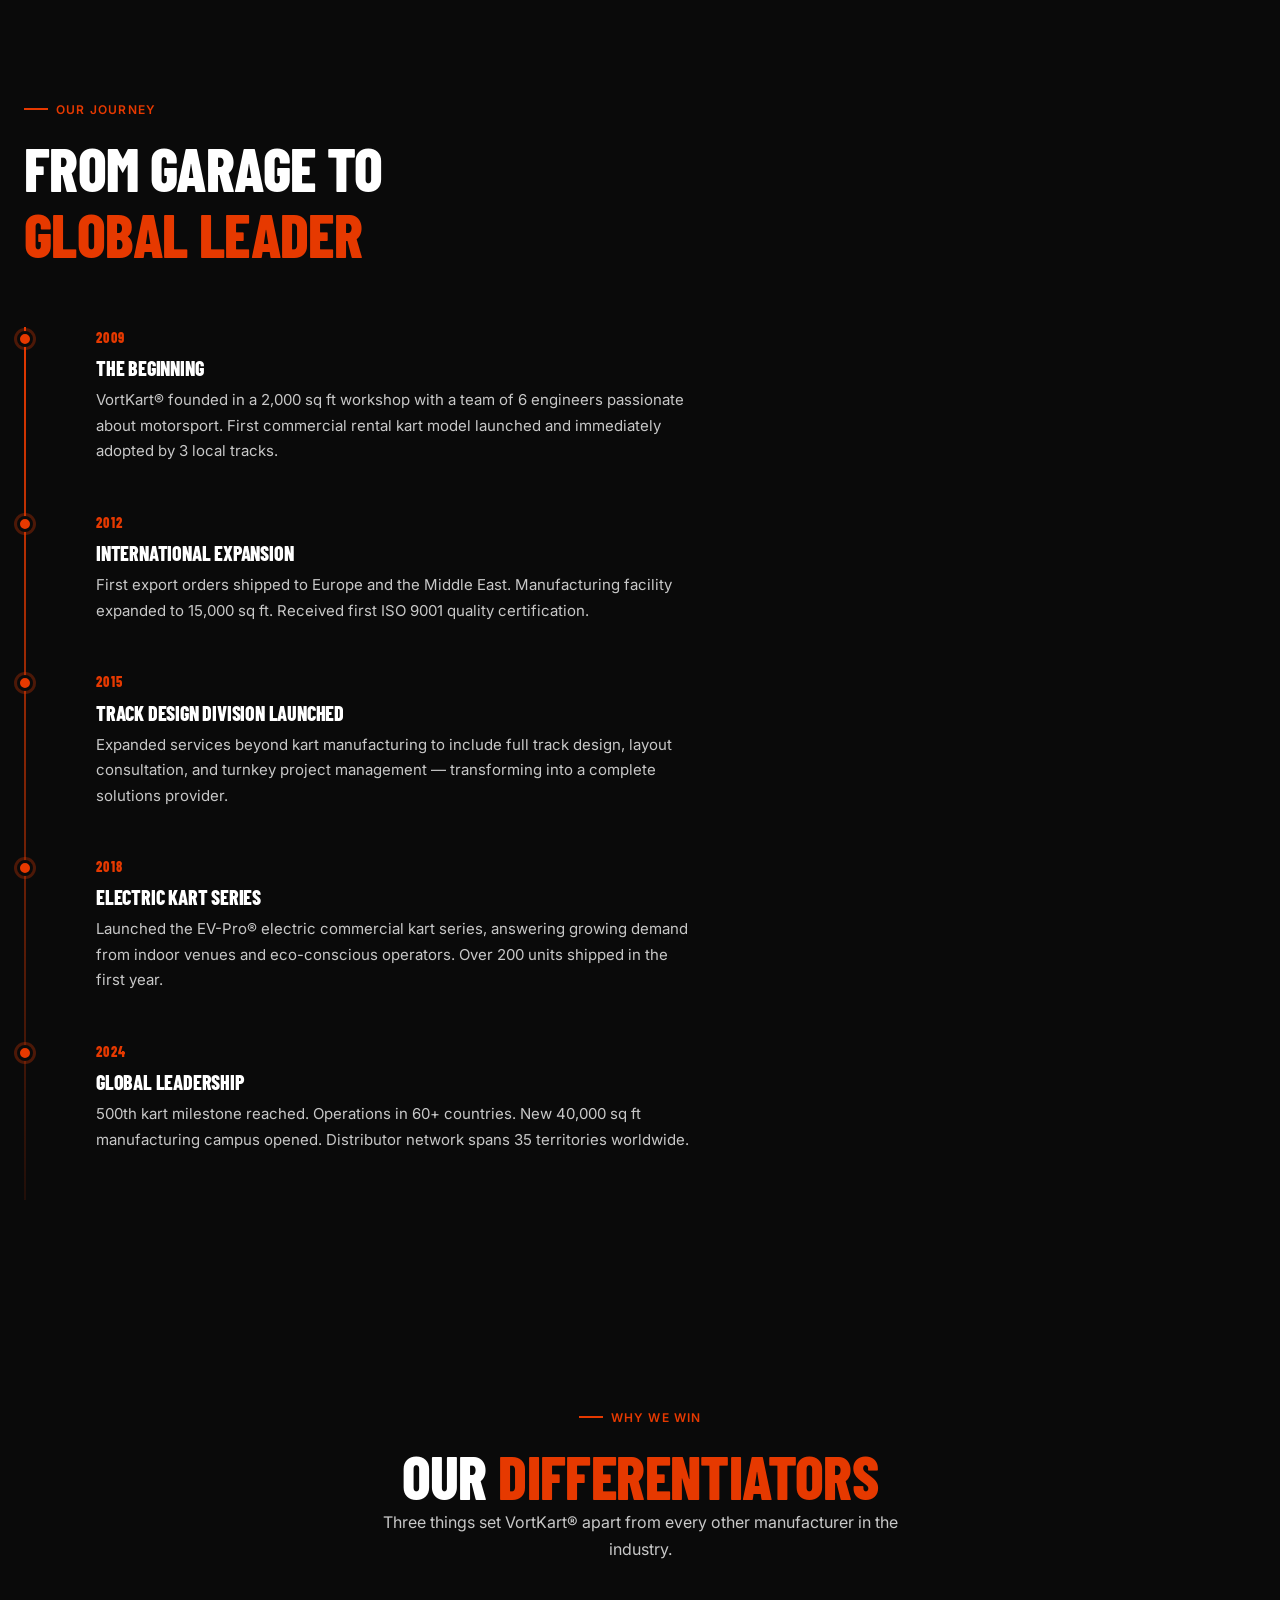
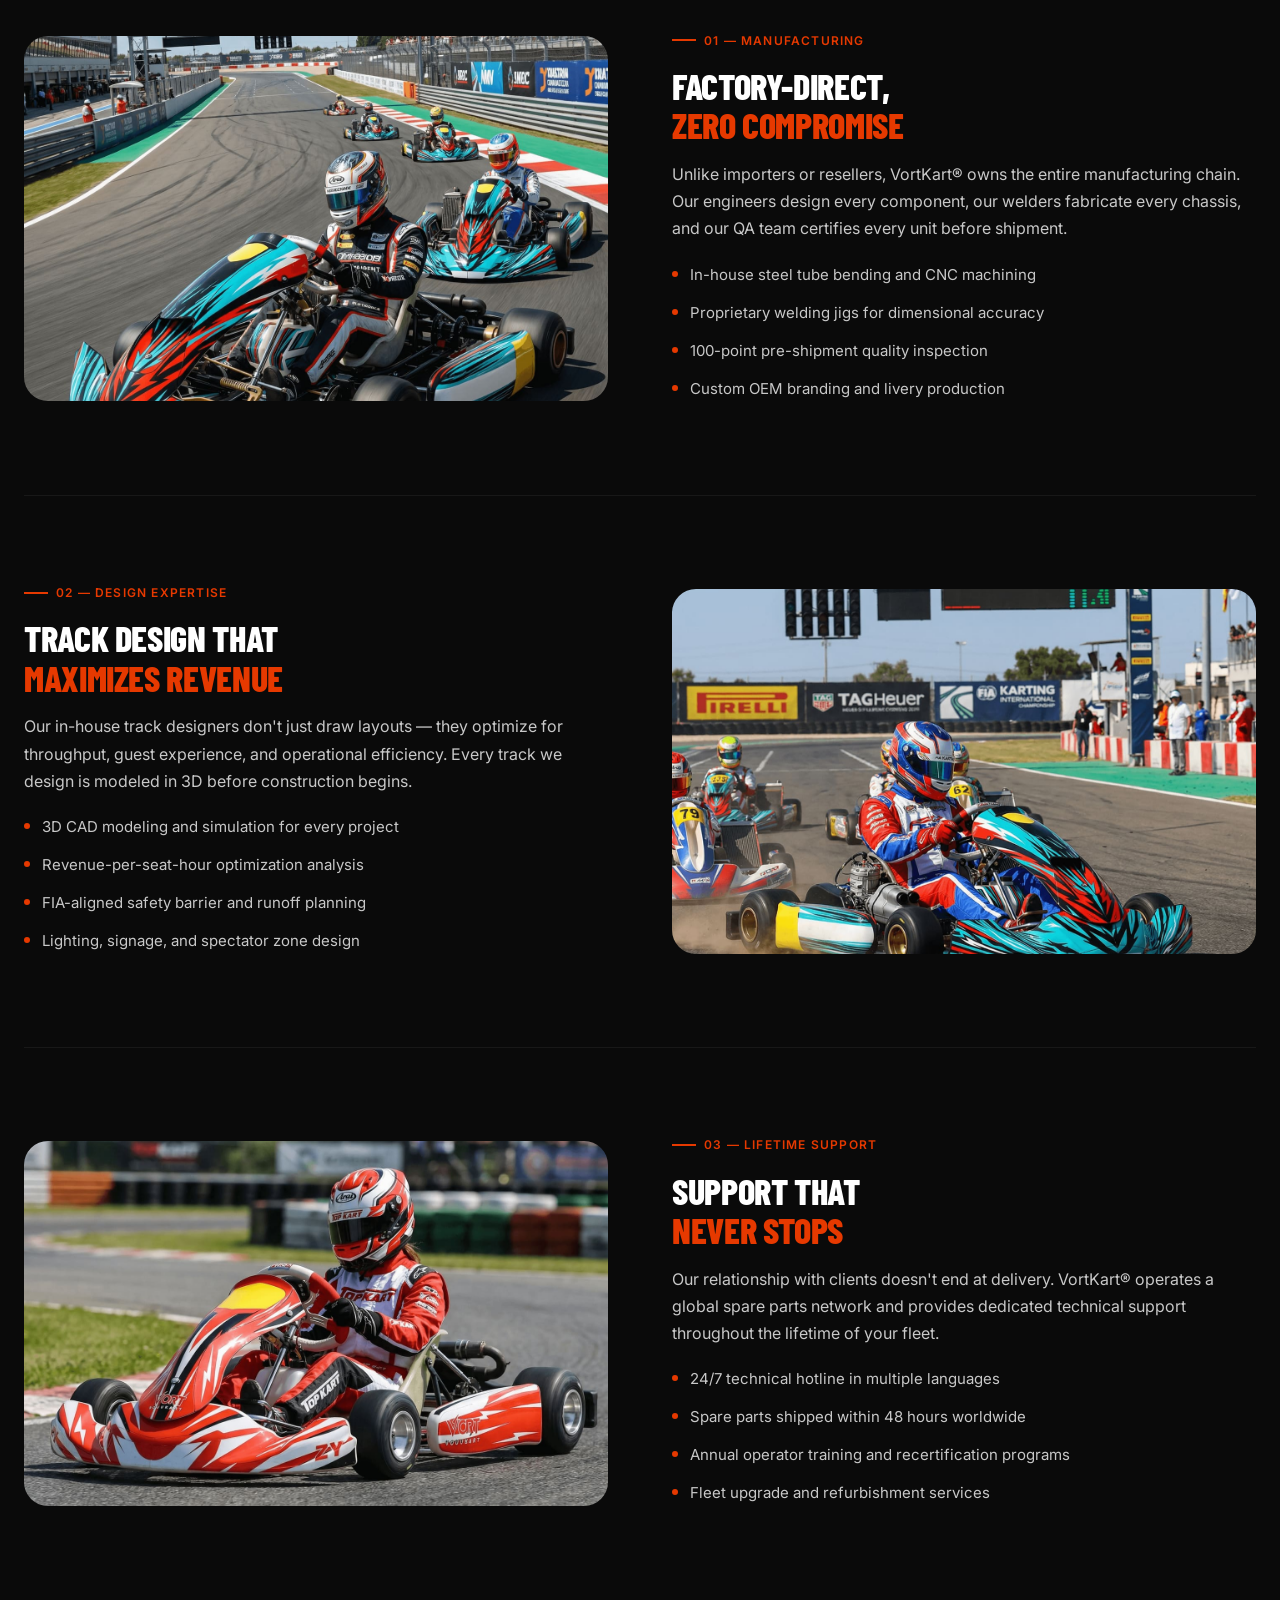
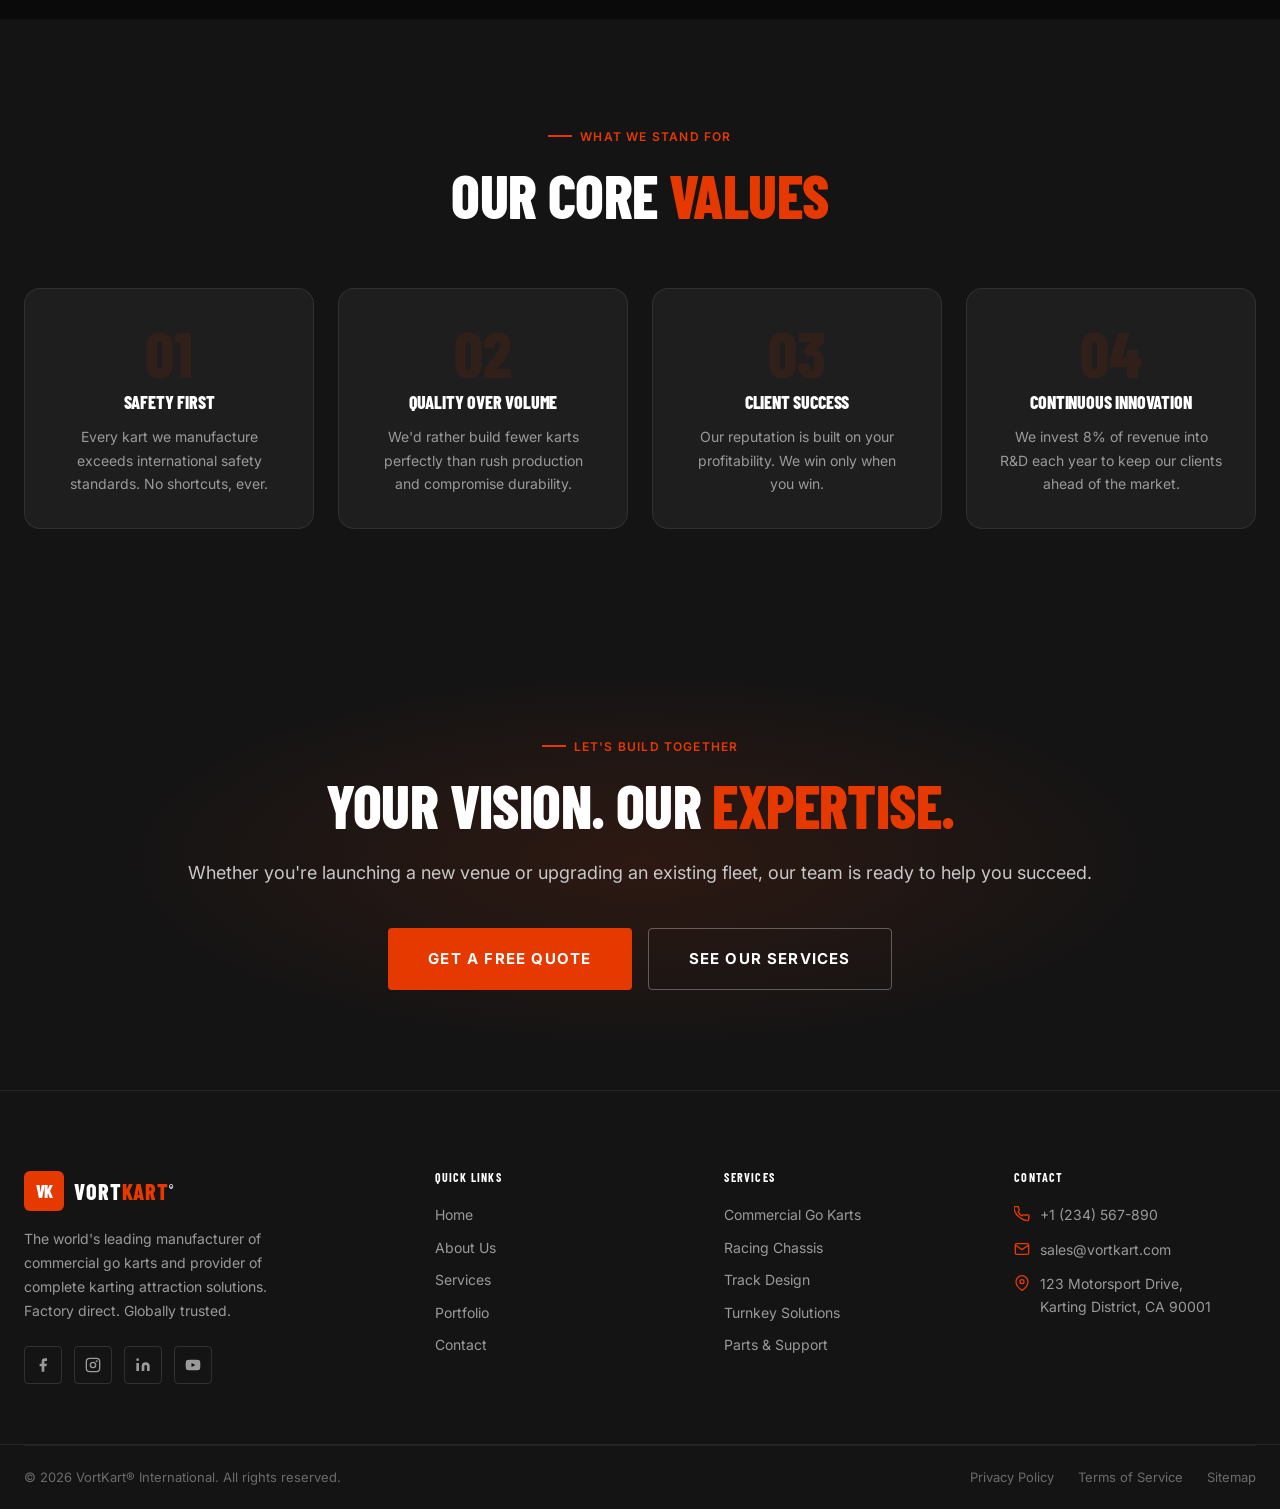
<file: about.html>
<!DOCTYPE html>
<html lang="en">
<head>
  <meta charset="UTF-8" />
  <meta name="viewport" content="width=device-width, initial-scale=1.0" />
  <title>About VortKart® | Our Story, Mission & Commercial Go Kart Expertise</title>
  <meta name="description" content="Learn about VortKart® — 15+ years manufacturing commercial go karts and designing karting tracks worldwide. Our mission, values, and competitive advantage." />
  <meta name="keywords" content="about VortKart, go kart manufacturer history, commercial karting company, go kart supplier background" />
  <link rel="stylesheet" href="styles.css" />
  <style>
    /* ---- ABOUT-SPECIFIC ---- */
    .mission-section { background: var(--dark-2); }
    .mission-grid { display: grid; grid-template-columns: 1fr 1fr; gap: 80px; align-items: center; }
    .mission-img { border-radius: var(--radius-xl); overflow: hidden; aspect-ratio: 4/3; }
    .mission-img img { width: 100%; height: 100%; object-fit: cover; }
    .mission-text h2 { margin-bottom: 24px; }
    .mission-text p { margin-bottom: 20px; }
    .mission-quote {
      border-left: 3px solid var(--primary); padding-left: 24px; margin: 32px 0;
    }
    .mission-quote blockquote {
      font-size: 20px; font-style: italic; color: var(--white); line-height: 1.6;
    }
    .mission-quote cite { font-size: 13px; color: var(--gray-3); font-style: normal; display: block; margin-top: 12px; }

    /* Timeline */
    .timeline-section { background: var(--dark); }
    .timeline { position: relative; padding-left: 32px; }
    .timeline::before {
      content: ''; position: absolute; left: 0; top: 0; bottom: 0;
      width: 2px; background: linear-gradient(to bottom, var(--primary), rgba(230,57,0,0.1));
    }
    .timeline-item { position: relative; padding: 0 0 48px 40px; }
    .timeline-dot {
      position: absolute; left: -39px; top: 4px;
      width: 16px; height: 16px; border-radius: 50%;
      background: var(--primary); border: 3px solid var(--dark);
      box-shadow: 0 0 0 3px rgba(230,57,0,0.3);
    }
    .timeline-year {
      font-family: var(--font-heading); font-size: 14px; font-weight: 800;
      color: var(--primary); letter-spacing: 0.1em; margin-bottom: 8px;
    }
    .timeline-item h4 { font-size: 20px; margin-bottom: 8px; }
    .timeline-item p { font-size: 15px; max-width: 600px; }

    /* Values */
    .values-section { background: var(--dark-2); }
    .value-card {
      background: var(--dark-3); border: 1px solid rgba(255,255,255,0.08);
      border-radius: var(--radius-lg); padding: 32px; text-align: center;
      transition: var(--transition);
    }
    .value-card:hover { border-color: rgba(230,57,0,0.3); transform: translateY(-4px); }
    .value-num {
      font-family: var(--font-heading); font-size: 64px; font-weight: 800;
      color: rgba(230,57,0,0.1); line-height: 1; margin-bottom: 8px;
    }
    .value-card h4 { font-size: 18px; margin-bottom: 12px; }
    .value-card p { font-size: 14px; color: var(--gray-3); }

    /* Differentiators */
    .diff-section { background: var(--dark); }
    .diff-row {
      display: grid; grid-template-columns: 1fr 1fr; gap: 64px; align-items: center;
      margin-bottom: 80px; padding-bottom: 80px;
      border-bottom: 1px solid rgba(255,255,255,0.06);
    }
    .diff-row.reverse { grid-template-columns: 1fr 1fr; }
    .diff-row:last-child { border-bottom: none; margin-bottom: 0; padding-bottom: 0; }
    .diff-row.reverse { }
    .diff-row.reverse .diff-img { order: 2; }
    .diff-row.reverse .diff-content { order: 1; }
    .diff-img { border-radius: var(--radius-xl); overflow: hidden; aspect-ratio: 16/10; }
    .diff-img img { width: 100%; height: 100%; object-fit: cover; }
    .diff-content { }
    .diff-content h3 { margin-bottom: 16px; }
    .diff-content p { margin-bottom: 16px; }
    .diff-list { margin-top: 20px; }
    .diff-list li {
      display: flex; gap: 12px; align-items: flex-start; margin-bottom: 14px;
    }
    .diff-list li::before {
      content: ''; width: 6px; height: 6px; border-radius: 50%;
      background: var(--primary); flex-shrink: 0; margin-top: 8px;
    }
    .diff-list li span { font-size: 15px; color: var(--gray-4); }

    /* Team section */
    .team-section { background: var(--dark-2); }
    .team-grid { display: grid; grid-template-columns: repeat(4, 1fr); gap: 24px; }
    .team-card {
      background: var(--dark-3); border-radius: var(--radius-lg); overflow: hidden;
      border: 1px solid rgba(255,255,255,0.06); transition: var(--transition);
    }
    .team-card:hover { border-color: rgba(230,57,0,0.3); transform: translateY(-4px); }
    .team-img { aspect-ratio: 3/4; overflow: hidden; }
    .team-img img { width: 100%; height: 100%; object-fit: cover; transition: transform 0.4s ease; }
    .team-card:hover .team-img img { transform: scale(1.04); }
    .team-info { padding: 20px; }
    .team-info h4 { font-size: 18px; margin-bottom: 4px; }
    .team-info .role { font-size: 13px; color: var(--primary); font-weight: 600; letter-spacing: 0.05em; }

    /* Responsive handled in global styles.css */
  </style>
  <link rel="canonical" href="https://yaosleven.github.io/vortkart-website/about.html" />
  <meta property="og:title" content="About VortKart® | Our Story, Mission & Commercial Go Kart Expertise" />
  <meta property="og:description" content="Learn about VortKart® — 15+ years manufacturing commercial go karts and designing karting tracks worldwide. Our mission, values, and competitive advantage." />
  <meta property="og:type" content="website" />
  <meta property="og:url" content="https://yaosleven.github.io/vortkart-website/about.html" />
  <meta property="og:site_name" content="VortKart®" />
  <meta property="og:image" content="https://images.unsplash.com/photo-1558618666-fcd25c85cd64?w=1200<meta name="twitter:card"q=80" />
  <meta name="twitter:card" content="summary_large_image" />
  <meta name="twitter:title" content="About VortKart® | Our Story, Mission & Commercial Go Kart Expertise" />
  <meta name="twitter:description" content="Learn about VortKart® — 15+ years manufacturing commercial go karts and designing karting tracks worldwide. Our mission, values, and competitive advantage." />
  <script type="application/ld+json">
  {
    "@context": "https://schema.org",
    "@type": "Organization",
    "name": "VortKart International",
    "url": "https://yaosleven.github.io/vortkart-website/",
    "logo": "https://yaosleven.github.io/vortkart-website/images/ev-pro-48/1.jpg",
    "description": "Leading manufacturer of commercial go karts, racing chassis, and turnkey karting solutions.",
    "telephone": "+1-234-567-890",
    "email": "sales@vortkart.com",
    "address": {
      "@type": "PostalAddress",
      "streetAddress": "123 Motorsport Drive",
      "addressLocality": "Karting District",
      "addressRegion": "CA",
      "postalCode": "90001",
      "addressCountry": "US"
    },
    "sameAs": []
  }
  </script>
  <meta name="robots" content="index, follow" />
</head>
<body>

<!-- NAVBAR -->
<nav id="navbar">
  <div class="container">
    <div class="nav-inner">
      <a href="index.html" class="nav-logo" aria-label="VortKart Home">
        <div class="nav-logo-icon">VK</div>
        <div class="nav-logo-text">Vort<span>Kart</span><sup style="font-size:10px;vertical-align:super;">®</sup></div>
      </a>
      <ul class="nav-links" role="navigation" aria-label="Main navigation">
        <li><a href="index.html">Home</a></li>
        <li><a href="about.html">About</a></li>
        <li><a href="services.html">Services</a></li>
        <li><a href="listings.html">Portfolio</a></li>
        <li><a href="contact.html">Contact</a></li>
      </ul>
      <div class="nav-cta">
        <a href="tel:+1234567890" class="nav-phone" aria-label="Call us">+1 (234) 567-890</a>
        <a href="contact.html" class="btn btn-primary">Get a Quote</a>
      </div>
      <button class="nav-toggle" id="navToggle" aria-label="Toggle menu" aria-expanded="false">
        <span></span><span></span><span></span>
      </button>
    </div>
  </div>
</nav>
<div class="mobile-nav" id="mobileNav" role="navigation" aria-label="Mobile navigation">
  <a href="index.html">Home</a>
  <a href="about.html">About</a>
  <a href="services.html">Services</a>
  <a href="listings.html">Portfolio</a>
  <a href="contact.html">Contact</a>
  <a href="contact.html" class="btn btn-primary">Get a Free Quote</a>
</div>

<!-- PAGE HERO -->
<section class="page-hero" aria-label="About page hero">
  <div class="page-hero-bg" style="background-image:url('https://images.unsplash.com/photo-1558618666-fcd25c85cd64?w=1600&q=80')" role="img" aria-label="Racing karts on professional circuit"></div>
  <div class="page-hero-overlay"></div>
  <div class="container">
    <div class="page-hero-content">
      <nav class="breadcrumb" aria-label="Breadcrumb">
        <a href="index.html">Home</a>
        <svg width="14" height="14" viewBox="0 0 24 24" fill="none" stroke="currentColor" stroke-width="2" aria-hidden="true"><polyline points="9 18 15 12 9 6"/></svg>
        <span>About</span>
      </nav>
      <div class="label">Our Story</div>
      <h1>15 Years of <span class="highlight">Karting</span><br>Excellence</h1>
    </div>
  </div>
</section>

<!-- MISSION -->
<section class="section mission-section" aria-labelledby="mission-heading">
  <div class="container">
    <div class="mission-grid">
      <div class="mission-img fade-in">
        <img src="images/ev-pro-48/4.jpg" alt="VortKart manufacturing team building commercial go karts" loading="lazy" />
      </div>
      <div class="mission-text fade-in delay-2">
        <div class="label">Our Mission</div>
        <h2 id="mission-heading">Powering the World's<br><span class="highlight">Karting Industry</span></h2>
        <p>VortKart® was founded in 2009 with a clear mission: to make world-class commercial karting accessible to entrepreneurs, resorts, and entertainment venues globally — without the premium markup of traditional distributors.</p>
        <p>We believed that factory-direct manufacturing, combined with deep engineering expertise and end-to-end project support, would create a better solution for operators everywhere. That belief has been validated by 500+ successful deployments across 60+ countries.</p>
        <div class="mission-quote">
          <blockquote>"We don't just sell karts. We invest in our clients' success — from the first consultation through years of ongoing support."</blockquote>
          <cite>— Marcus Chen, Founder & CEO of VortKart®</cite>
        </div>
        <a href="contact.html" class="btn btn-primary">Work With Us</a>
      </div>
    </div>
  </div>
</section>

<!-- STATS -->
<div class="stats-strip" aria-label="Company milestones">
  <div class="container">
    <div class="stats-grid">
      <div class="text-center fade-in">
        <div class="stat-num" data-count="500" data-suffix="+">500+</div>
        <div class="stat-label">Karts in Operation</div>
      </div>
      <div class="text-center fade-in delay-1">
        <div class="stat-num" data-count="120" data-suffix="+">120+</div>
        <div class="stat-label">Tracks Designed</div>
      </div>
      <div class="text-center fade-in delay-2">
        <div class="stat-num" data-count="60" data-suffix="+">60+</div>
        <div class="stat-label">Countries Served</div>
      </div>
      <div class="text-center fade-in delay-3">
        <div class="stat-num" data-count="98" data-suffix="%">98%</div>
        <div class="stat-label">Client Renewal Rate</div>
      </div>
    </div>
  </div>
</div>

<!-- TIMELINE -->
<section class="section timeline-section" aria-labelledby="timeline-heading">
  <div class="container">
    <div class="section-header fade-in" style="max-width:600px;">
      <div class="label">Our Journey</div>
      <h2 id="timeline-heading">From Garage to<br><span class="highlight">Global Leader</span></h2>
    </div>
    <div style="max-width: 720px;">
      <div class="timeline">
        <div class="timeline-item fade-in">
          <div class="timeline-dot"></div>
          <div class="timeline-year">2009</div>
          <h4>The Beginning</h4>
          <p>VortKart® founded in a 2,000 sq ft workshop with a team of 6 engineers passionate about motorsport. First commercial rental kart model launched and immediately adopted by 3 local tracks.</p>
        </div>
        <div class="timeline-item fade-in delay-1">
          <div class="timeline-dot"></div>
          <div class="timeline-year">2012</div>
          <h4>International Expansion</h4>
          <p>First export orders shipped to Europe and the Middle East. Manufacturing facility expanded to 15,000 sq ft. Received first ISO 9001 quality certification.</p>
        </div>
        <div class="timeline-item fade-in delay-2">
          <div class="timeline-dot"></div>
          <div class="timeline-year">2015</div>
          <h4>Track Design Division Launched</h4>
          <p>Expanded services beyond kart manufacturing to include full track design, layout consultation, and turnkey project management — transforming into a complete solutions provider.</p>
        </div>
        <div class="timeline-item fade-in delay-3">
          <div class="timeline-dot"></div>
          <div class="timeline-year">2018</div>
          <h4>Electric Kart Series</h4>
          <p>Launched the EV-Pro® electric commercial kart series, answering growing demand from indoor venues and eco-conscious operators. Over 200 units shipped in the first year.</p>
        </div>
        <div class="timeline-item fade-in delay-4">
          <div class="timeline-dot"></div>
          <div class="timeline-year">2024</div>
          <h4>Global Leadership</h4>
          <p>500th kart milestone reached. Operations in 60+ countries. New 40,000 sq ft manufacturing campus opened. Distributor network spans 35 territories worldwide.</p>
        </div>
      </div>
    </div>
  </div>
</section>

<!-- DIFFERENTIATORS -->
<section class="section diff-section" aria-labelledby="diff-heading">
  <div class="container">
    <div class="section-header center fade-in">
      <div class="label">Why We Win</div>
      <h2 id="diff-heading">Our <span class="highlight">Differentiators</span></h2>
      <p>Three things set VortKart® apart from every other manufacturer in the industry.</p>
    </div>
    <div>
      <div class="diff-row fade-in">
        <div class="diff-img">
          <img src="images/proframe-r32/5.jpg" alt="Advanced CNC machining and manufacturing process for go kart chassis" loading="lazy" />
        </div>
        <div class="diff-content">
          <div class="label">01 — Manufacturing</div>
          <h3>Factory-Direct,<br><span class="highlight">Zero Compromise</span></h3>
          <p>Unlike importers or resellers, VortKart® owns the entire manufacturing chain. Our engineers design every component, our welders fabricate every chassis, and our QA team certifies every unit before shipment.</p>
          <ul class="diff-list" aria-label="Manufacturing advantages">
            <li><span>In-house steel tube bending and CNC machining</span></li>
            <li><span>Proprietary welding jigs for dimensional accuracy</span></li>
            <li><span>100-point pre-shipment quality inspection</span></li>
            <li><span>Custom OEM branding and livery production</span></li>
          </ul>
        </div>
      </div>
      <div class="diff-row reverse fade-in">
        <div class="diff-img">
          <img src="images/proframe-r32/2.jpg" alt="Professional go kart track design blueprint and aerial view" loading="lazy" />
        </div>
        <div class="diff-content">
          <div class="label">02 — Design Expertise</div>
          <h3>Track Design That<br><span class="highlight">Maximizes Revenue</span></h3>
          <p>Our in-house track designers don't just draw layouts — they optimize for throughput, guest experience, and operational efficiency. Every track we design is modeled in 3D before construction begins.</p>
          <ul class="diff-list" aria-label="Design advantages">
            <li><span>3D CAD modeling and simulation for every project</span></li>
            <li><span>Revenue-per-seat-hour optimization analysis</span></li>
            <li><span>FIA-aligned safety barrier and runoff planning</span></li>
            <li><span>Lighting, signage, and spectator zone design</span></li>
          </ul>
        </div>
      </div>
      <div class="diff-row fade-in">
        <div class="diff-img">
          <img src="images/kids-racing/6.jpg" alt="Customer support team helping karting operators with technical assistance" loading="lazy" />
        </div>
        <div class="diff-content">
          <div class="label">03 — Lifetime Support</div>
          <h3>Support That<br><span class="highlight">Never Stops</span></h3>
          <p>Our relationship with clients doesn't end at delivery. VortKart® operates a global spare parts network and provides dedicated technical support throughout the lifetime of your fleet.</p>
          <ul class="diff-list" aria-label="Support advantages">
            <li><span>24/7 technical hotline in multiple languages</span></li>
            <li><span>Spare parts shipped within 48 hours worldwide</span></li>
            <li><span>Annual operator training and recertification programs</span></li>
            <li><span>Fleet upgrade and refurbishment services</span></li>
          </ul>
        </div>
      </div>
    </div>
  </div>
</section>

<!-- VALUES -->
<section class="section values-section" aria-labelledby="values-heading">
  <div class="container">
    <div class="section-header center fade-in">
      <div class="label">What We Stand For</div>
      <h2 id="values-heading">Our Core <span class="highlight">Values</span></h2>
    </div>
    <div class="grid-4">
      <div class="value-card fade-in delay-1">
        <div class="value-num">01</div>
        <h4>Safety First</h4>
        <p>Every kart we manufacture exceeds international safety standards. No shortcuts, ever.</p>
      </div>
      <div class="value-card fade-in delay-2">
        <div class="value-num">02</div>
        <h4>Quality Over Volume</h4>
        <p>We'd rather build fewer karts perfectly than rush production and compromise durability.</p>
      </div>
      <div class="value-card fade-in delay-3">
        <div class="value-num">03</div>
        <h4>Client Success</h4>
        <p>Our reputation is built on your profitability. We win only when you win.</p>
      </div>
      <div class="value-card fade-in delay-4">
        <div class="value-num">04</div>
        <h4>Continuous Innovation</h4>
        <p>We invest 8% of revenue into R&D each year to keep our clients ahead of the market.</p>
      </div>
    </div>
  </div>
</section>

<!-- CTA -->
<section class="cta-section" aria-labelledby="about-cta-heading">
  <div class="container">
    <div class="fade-in">
      <div class="label" style="justify-content:center;">Let's Build Together</div>
      <h2 id="about-cta-heading">Your Vision. Our <span class="highlight">Expertise.</span></h2>
      <p>Whether you're launching a new venue or upgrading an existing fleet, our team is ready to help you succeed.</p>
      <div class="cta-buttons">
        <a href="contact.html" class="btn btn-primary btn-lg">Get a Free Quote</a>
        <a href="services.html" class="btn btn-outline btn-lg">See Our Services</a>
      </div>
    </div>
  </div>
</section>

<!-- FOOTER -->
<footer>
  <div class="container">
    <div class="footer-top">
      <div class="footer-brand">
        <a href="index.html" class="nav-logo" aria-label="VortKart Home">
          <div class="nav-logo-icon">VK</div>
          <div class="nav-logo-text">Vort<span>Kart</span><sup style="font-size:10px;vertical-align:super;">®</sup></div>
        </a>
        <p>The world's leading manufacturer of commercial go karts and provider of complete karting attraction solutions. Factory direct. Globally trusted.</p>
        <div class="footer-social" aria-label="Social media links">
          <a href="#" class="social-icon" aria-label="Facebook"><svg viewBox="0 0 24 24" fill="currentColor" aria-hidden="true"><path d="M18 2h-3a5 5 0 00-5 5v3H7v4h3v8h4v-8h3l1-4h-4V7a1 1 0 011-1h3z"/></svg></a>
          <a href="#" class="social-icon" aria-label="Instagram"><svg viewBox="0 0 24 24" fill="none" stroke="currentColor" stroke-width="2" aria-hidden="true"><rect x="2" y="2" width="20" height="20" rx="5"/><circle cx="12" cy="12" r="4"/><circle cx="17.5" cy="6.5" r="0.5" fill="currentColor"/></svg></a>
          <a href="#" class="social-icon" aria-label="LinkedIn"><svg viewBox="0 0 24 24" fill="currentColor" aria-hidden="true"><path d="M16 8a6 6 0 016 6v7h-4v-7a2 2 0 00-2-2 2 2 0 00-2 2v7h-4v-7a6 6 0 016-6zM2 9h4v12H2z"/><circle cx="4" cy="4" r="2"/></svg></a>
          <a href="#" class="social-icon" aria-label="YouTube"><svg viewBox="0 0 24 24" fill="currentColor" aria-hidden="true"><path d="M22.54 6.42a2.78 2.78 0 00-1.94-1.95C18.88 4 12 4 12 4s-6.88 0-8.6.47a2.78 2.78 0 00-1.94 1.95A29 29 0 001 12a29 29 0 00.46 5.58A2.78 2.78 0 003.4 19.53C5.12 20 12 20 12 20s6.88 0 8.6-.47a2.78 2.78 0 001.94-1.95A29 29 0 0023 12a29 29 0 00-.46-5.58z"/><polygon points="9.75 15.02 15.5 12 9.75 8.98 9.75 15.02" fill="#0a0a0a"/></svg></a>
        </div>
      </div>
      <div class="footer-col">
        <h5>Quick Links</h5>
        <a href="index.html">Home</a>
        <a href="about.html">About Us</a>
        <a href="services.html">Services</a>
        <a href="listings.html">Portfolio</a>
        <a href="contact.html">Contact</a>
      </div>
      <div class="footer-col">
        <h5>Services</h5>
        <a href="services.html#commercial">Commercial Go Karts</a>
        <a href="services.html#racing">Racing Chassis</a>
        <a href="services.html#track">Track Design</a>
        <a href="services.html#turnkey">Turnkey Solutions</a>
        <a href="contact.html">Parts & Support</a>
      </div>
      <div class="footer-col">
        <h5>Contact</h5>
        <div class="footer-contact-item">
          <svg viewBox="0 0 24 24" fill="none" stroke="currentColor" stroke-width="2" aria-hidden="true"><path d="M22 16.92v3a2 2 0 01-2.18 2 19.79 19.79 0 01-8.63-3.07A19.5 19.5 0 013.07 11.5 19.79 19.79 0 010 2.94 2 2 0 012 .76h3a2 2 0 012 1.72c.127.96.361 1.903.7 2.81a2 2 0 01-.45 2.11L6.09 8.91a16 16 0 006 6l1.27-1.27a2 2 0 012.11-.45c.907.339 1.85.573 2.81.7A2 2 0 0122 16.92z"/></svg>
          <span>+1 (234) 567-890</span>
        </div>
        <div class="footer-contact-item">
          <svg viewBox="0 0 24 24" fill="none" stroke="currentColor" stroke-width="2" aria-hidden="true"><path d="M4 4h16c1.1 0 2 .9 2 2v12c0 1.1-.9 2-2 2H4c-1.1 0-2-.9-2-2V6c0-1.1.9-2 2-2z"/><polyline points="22,6 12,13 2,6"/></svg>
          <span>sales@vortkart.com</span>
        </div>
        <div class="footer-contact-item">
          <svg viewBox="0 0 24 24" fill="none" stroke="currentColor" stroke-width="2" aria-hidden="true"><path d="M21 10c0 7-9 13-9 13s-9-6-9-13a9 9 0 0118 0z"/><circle cx="12" cy="10" r="3"/></svg>
          <span>123 Motorsport Drive,<br>Karting District, CA 90001</span>
        </div>
      </div>
    </div>
  </div>
  <div class="divider"></div>
  <div class="container">
    <div class="footer-bottom">
      <p>&copy; 2026 VortKart® International. All rights reserved.</p>
      <div class="footer-bottom-links">
        <a href="privacy.html">Privacy Policy</a>
        <a href="terms.html">Terms of Service</a>
        <a href="sitemap.xml">Sitemap</a>
      </div>
    </div>
  </div>
</footer>

<script src="main.js"></script>
</body>
</html>
</file>
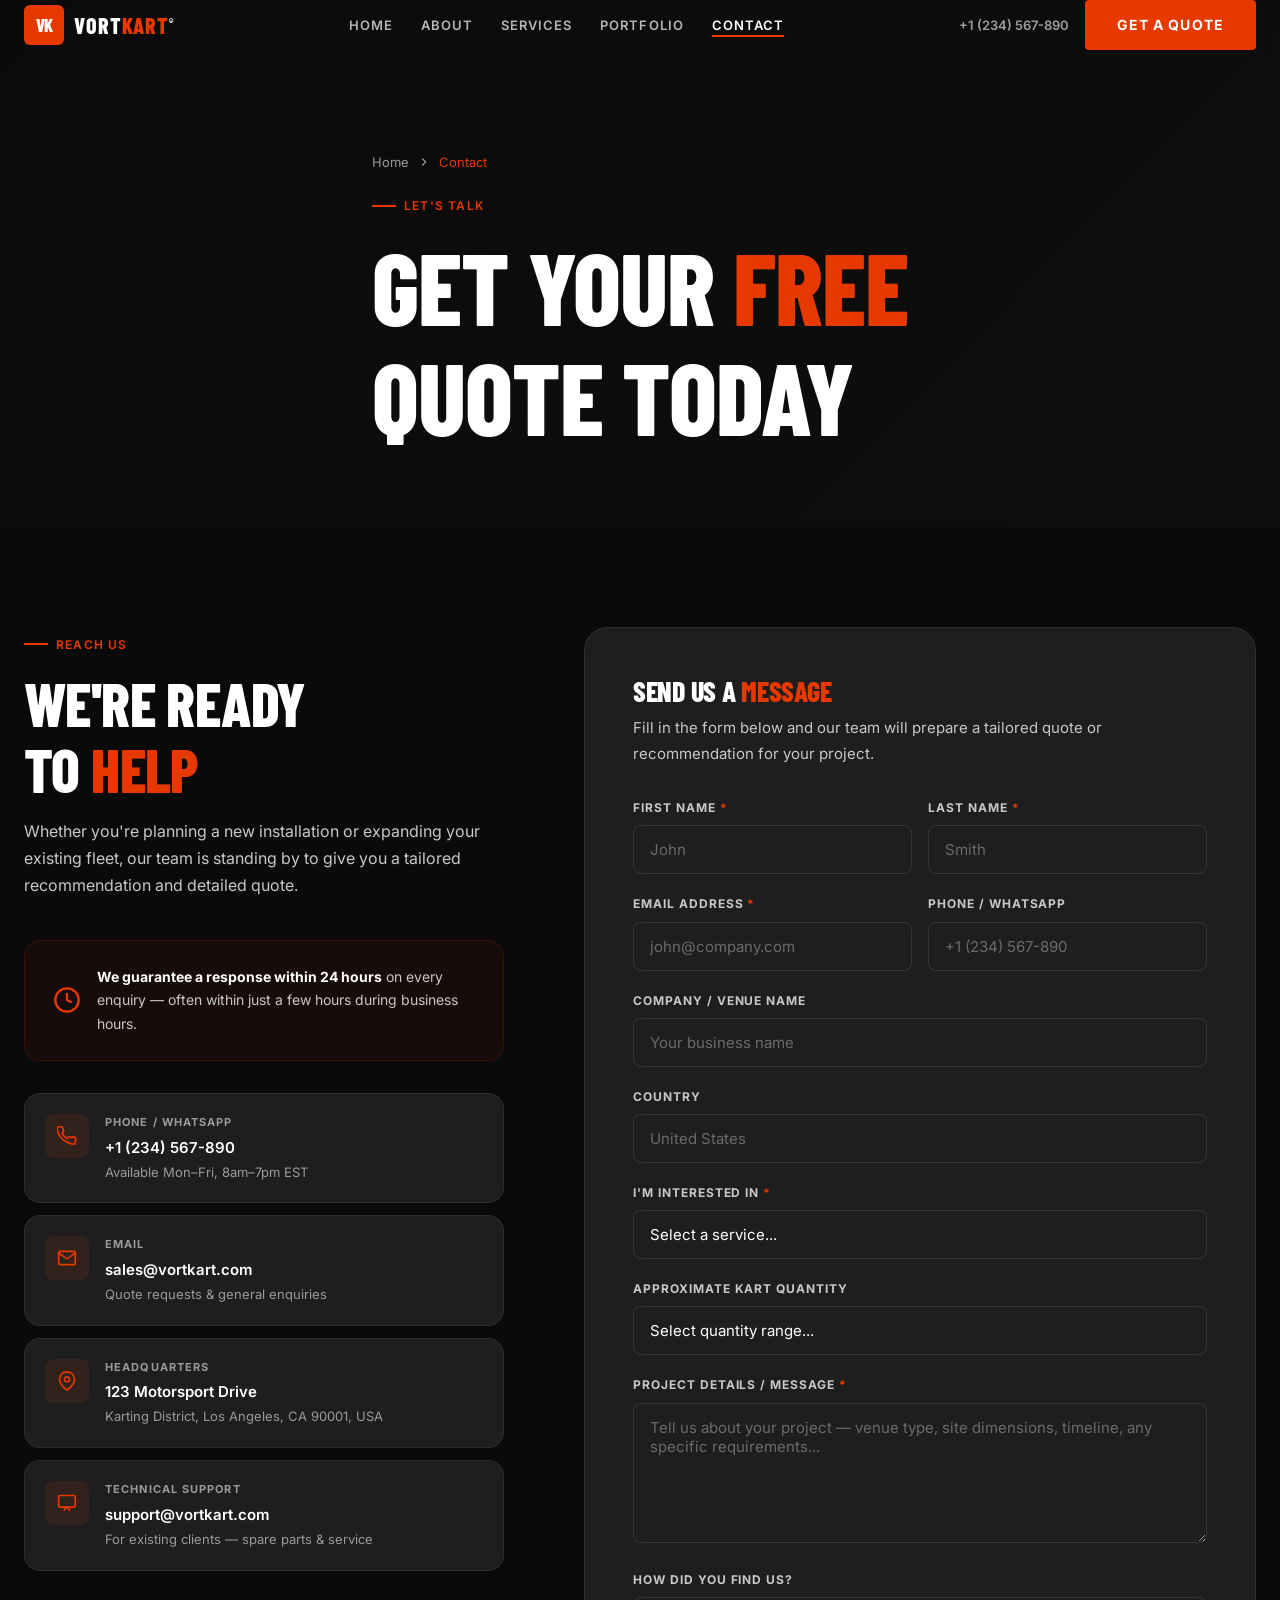
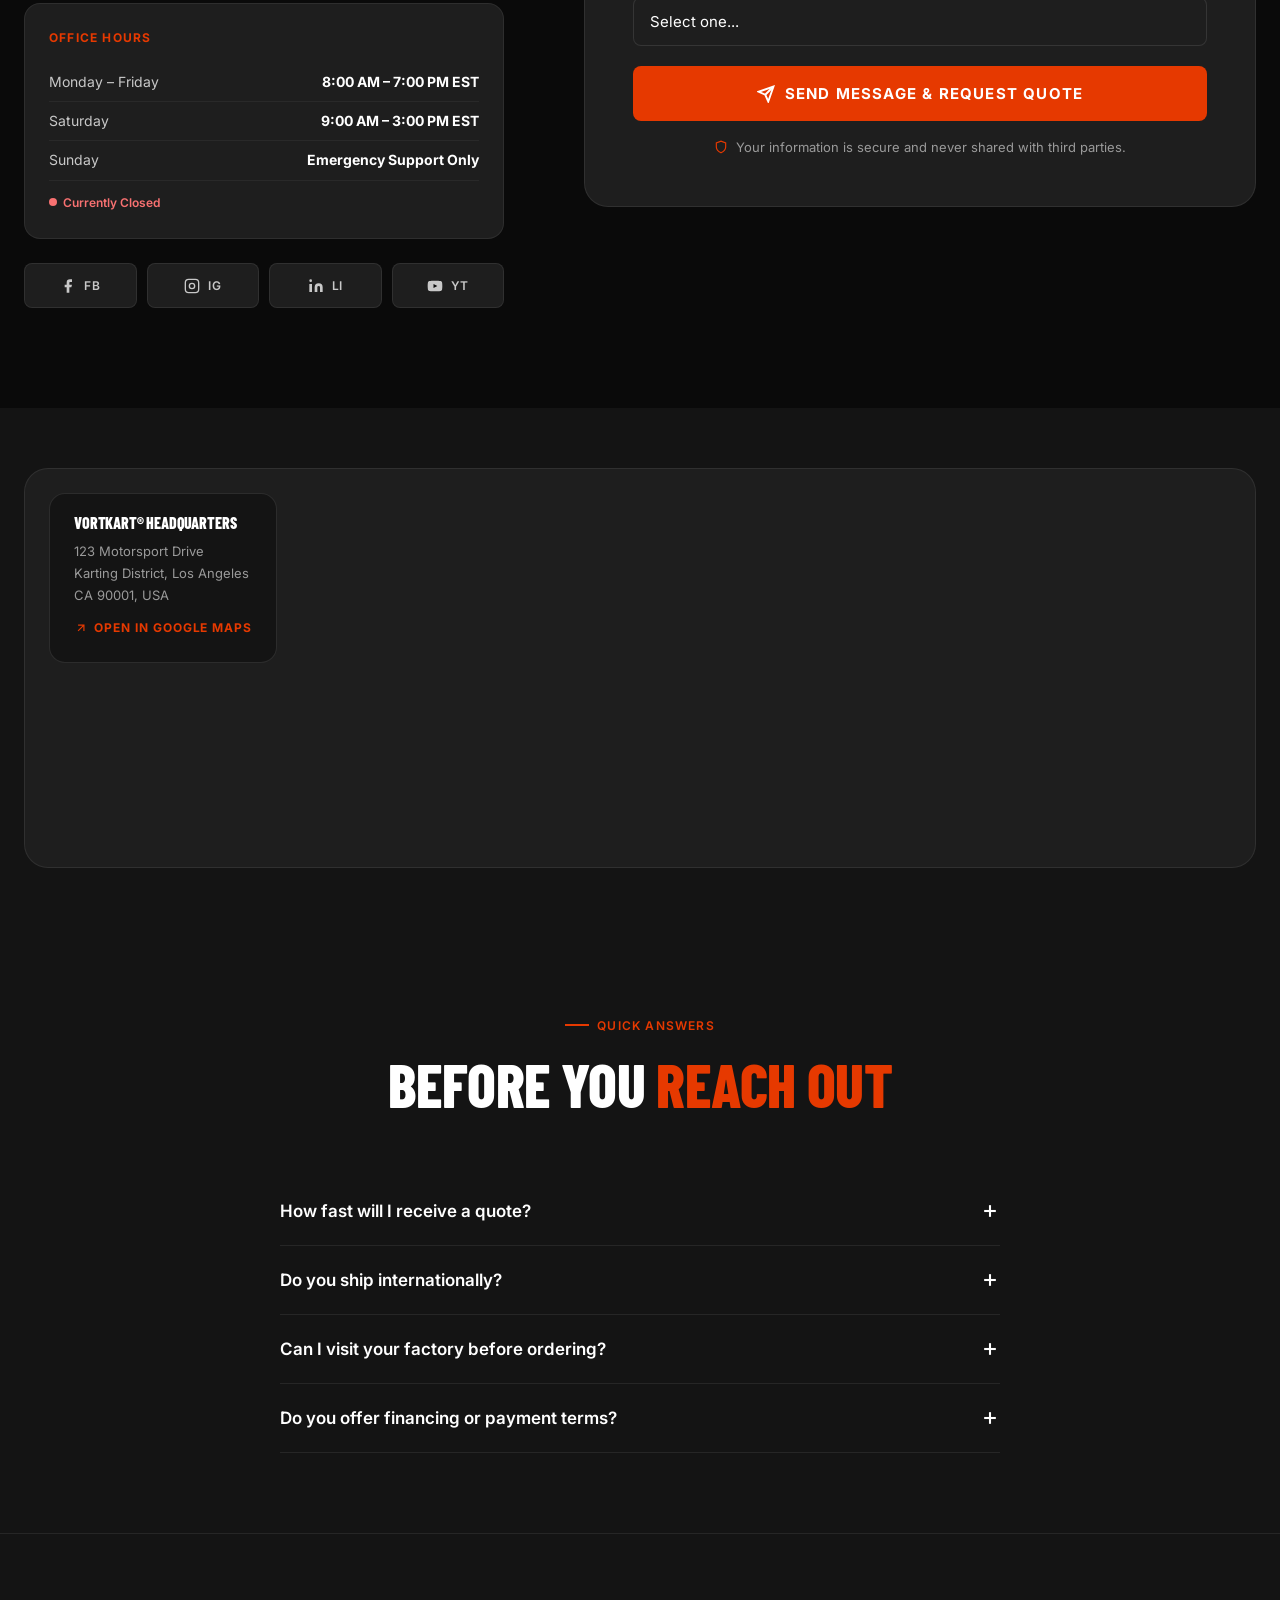
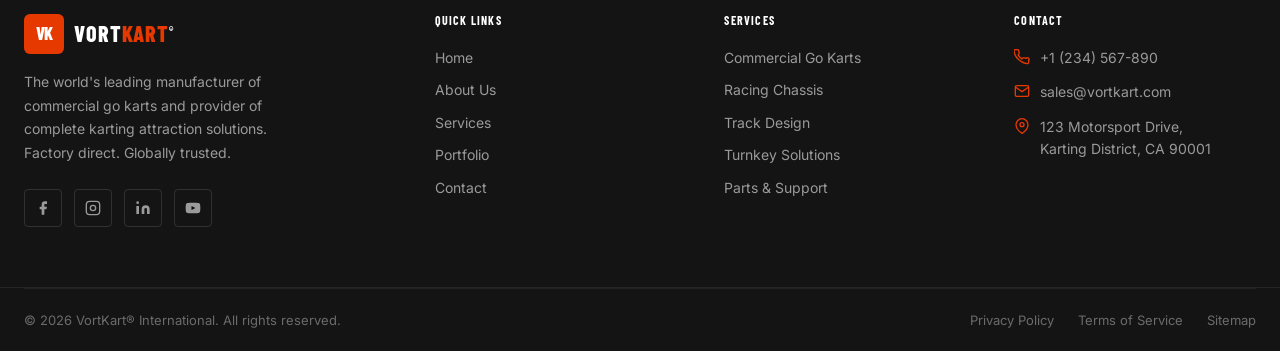
<file: contact.html>
<!DOCTYPE html>
<html lang="en">
<head>
  <meta charset="UTF-8" />
  <meta name="viewport" content="width=device-width, initial-scale=1.0" />
  <title>Contact VortKart® | Request a Quote for Commercial Go Karts & Track Design</title>
  <meta name="description" content="Contact VortKart® to request a quote for commercial go karts, racing chassis, track design, or turnkey karting solutions. We respond within 24 hours." />
  <meta name="keywords" content="contact go kart manufacturer, request go kart quote, karting enquiry, go kart supplier contact" />
  <link rel="stylesheet" href="styles.css" />
  <style>
    /* ---- CONTACT-SPECIFIC ---- */
    .contact-main { background: var(--dark); }
    .contact-grid {
      display: grid; grid-template-columns: 1fr 1.4fr; gap: 80px; align-items: start;
    }
    .contact-info { position: sticky; top: calc(var(--nav-height) + 32px); }
    .contact-info h2 { margin-bottom: 16px; }
    .contact-info > p { margin-bottom: 40px; }

    /* Contact items */
    .contact-block { margin-bottom: 32px; }
    .contact-block-item {
      display: flex; gap: 16px; align-items: flex-start;
      padding: 20px; background: var(--dark-3); border-radius: var(--radius-lg);
      border: 1px solid rgba(255,255,255,0.07); margin-bottom: 12px;
      transition: var(--transition);
    }
    .contact-block-item:hover { border-color: rgba(230,57,0,0.3); }
    .contact-item-icon {
      width: 44px; height: 44px; border-radius: var(--radius-md);
      background: rgba(230,57,0,0.1); display: flex; align-items: center; justify-content: center;
      flex-shrink: 0;
    }
    .contact-item-icon svg { width: 20px; height: 20px; color: var(--primary); }
    .contact-item-label {
      font-size: 11px; font-weight: 700; letter-spacing: 0.1em; text-transform: uppercase;
      color: var(--gray-3); margin-bottom: 4px;
    }
    .contact-item-value { font-size: 15px; font-weight: 600; color: var(--white); }
    .contact-item-sub { font-size: 13px; color: var(--gray-3); margin-top: 2px; }

    /* Hours */
    .hours-card {
      background: var(--dark-3); border-radius: var(--radius-lg);
      border: 1px solid rgba(255,255,255,0.07); padding: 24px;
    }
    .hours-title {
      font-size: 12px; font-weight: 700; letter-spacing: 0.1em; text-transform: uppercase;
      color: var(--primary); margin-bottom: 16px;
    }
    .hours-row {
      display: flex; justify-content: space-between;
      padding: 8px 0; border-bottom: 1px solid rgba(255,255,255,0.05);
      font-size: 14px; color: var(--gray-4);
    }
    .hours-row:last-child { border-bottom: none; }
    .hours-row strong { color: var(--white); }
    .hours-status {
      display: inline-flex; align-items: center; gap: 6px;
      font-size: 12px; font-weight: 600; color: #22c55e; margin-top: 12px;
    }
    .hours-status.closed { color: #f87171; }
    .hours-status::before {
      content: ''; width: 8px; height: 8px; border-radius: 50%; background: currentColor;
      animation: pulse 2s infinite;
    }
    @keyframes pulse {
      0%, 100% { opacity: 1; }
      50% { opacity: 0.4; }
    }

    /* Social links */
    .social-links-row {
      display: flex; gap: 10px; margin-top: 24px;
    }
    .social-link-btn {
      flex: 1; display: flex; align-items: center; justify-content: center; gap: 8px;
      padding: 12px; background: var(--dark-3); border-radius: var(--radius-md);
      border: 1px solid rgba(255,255,255,0.08); font-size: 12px; font-weight: 600;
      color: var(--gray-4); text-transform: uppercase; letter-spacing: 0.06em;
      transition: var(--transition);
    }
    .social-link-btn:hover { background: var(--dark-4); border-color: rgba(255,255,255,0.15); color: var(--white); }
    .social-link-btn svg { width: 16px; height: 16px; }

    /* Form panel */
    .form-panel {
      background: var(--dark-3); border-radius: var(--radius-xl);
      border: 1px solid rgba(255,255,255,0.08); padding: 48px;
    }
    .form-panel h3 { font-size: 28px; margin-bottom: 8px; }
    .form-panel > p { font-size: 15px; margin-bottom: 32px; }
    .form-row { display: grid; grid-template-columns: 1fr 1fr; gap: 16px; }
    .form-submit {
      width: 100%; padding: 18px; border-radius: var(--radius-md);
      background: var(--primary); color: var(--white);
      font-size: 15px; font-weight: 700; letter-spacing: 0.08em; text-transform: uppercase;
      border: none; cursor: pointer; transition: var(--transition);
      display: flex; align-items: center; justify-content: center; gap: 10px; margin-top: 8px;
    }
    .form-submit:hover { background: var(--primary-dark); transform: translateY(-2px); box-shadow: 0 8px 24px rgba(230,57,0,0.4); }
    .form-submit svg { width: 18px; height: 18px; }
    .form-footer { margin-top: 16px; font-size: 13px; color: var(--gray-3); text-align: center; }
    .form-footer svg { width: 14px; height: 14px; vertical-align: -2px; color: var(--primary); margin-right: 4px; }

    /* Map placeholder */
    .map-section { background: var(--dark-2); }
    .map-container {
      border-radius: var(--radius-xl); overflow: hidden;
      border: 1px solid rgba(255,255,255,0.08);
      height: 400px; position: relative;
      background: var(--dark-3);
    }
    .map-container iframe { width: 100%; height: 100%; border: none; filter: grayscale(80%) invert(90%) hue-rotate(180deg); }
    .map-overlay-info {
      position: absolute; top: 24px; left: 24px;
      background: var(--dark-2); border-radius: var(--radius-lg);
      border: 1px solid rgba(255,255,255,0.1);
      padding: 20px 24px; max-width: 280px;
    }
    .map-overlay-info h4 { font-size: 16px; margin-bottom: 8px; }
    .map-overlay-info p { font-size: 13px; color: var(--gray-3); }
    .map-overlay-info a {
      display: inline-flex; align-items: center; gap: 6px;
      margin-top: 12px; font-size: 12px; font-weight: 700; letter-spacing: 0.08em;
      text-transform: uppercase; color: var(--primary);
    }

    /* Response promise strip */
    .response-promise {
      background: rgba(230,57,0,0.06); border: 1px solid rgba(230,57,0,0.15);
      border-radius: var(--radius-lg); padding: 24px 28px; margin-bottom: 32px;
      display: flex; gap: 16px; align-items: center;
    }
    .response-promise svg { width: 28px; height: 28px; color: var(--primary); flex-shrink: 0; }
    .response-promise p { font-size: 14px; margin: 0; }
    .response-promise strong { color: var(--white); }

    /* Responsive handled in global styles.css */
  </style>
  <link rel="canonical" href="https://yaosleven.github.io/vortkart-website/contact.html" />
  <meta property="og:title" content="Contact VortKart® | Request a Quote for Commercial Go Karts & Track Design" />
  <meta property="og:description" content="Contact VortKart® to request a quote for commercial go karts, racing chassis, track design, or turnkey karting solutions. We respond within 24 hours." />
  <meta property="og:type" content="website" />
  <meta property="og:url" content="https://yaosleven.github.io/vortkart-website/contact.html" />
  <meta property="og:site_name" content="VortKart®" />
  <meta property="og:image" content="https://images.unsplash.com/photo-1558618666-fcd25c85cd64?w=1200<meta name="twitter:card"q=80" />
  <meta name="twitter:card" content="summary_large_image" />
  <meta name="twitter:title" content="Contact VortKart® | Request a Quote for Commercial Go Karts & Track Design" />
  <meta name="twitter:description" content="Contact VortKart® to request a quote for commercial go karts, racing chassis, track design, or turnkey karting solutions. We respond within 24 hours." />
  <script type="application/ld+json">
  {
    "@context": "https://schema.org",
    "@type": "Organization",
    "name": "VortKart International",
    "url": "https://yaosleven.github.io/vortkart-website/",
    "logo": "https://yaosleven.github.io/vortkart-website/images/ev-pro-48/1.jpg",
    "description": "Leading manufacturer of commercial go karts, racing chassis, and turnkey karting solutions.",
    "telephone": "+1-234-567-890",
    "email": "sales@vortkart.com",
    "address": {
      "@type": "PostalAddress",
      "streetAddress": "123 Motorsport Drive",
      "addressLocality": "Karting District",
      "addressRegion": "CA",
      "postalCode": "90001",
      "addressCountry": "US"
    },
    "sameAs": []
  }
  </script>
  <meta name="robots" content="index, follow" />
</head>
<body>

<!-- NAVBAR -->
<nav id="navbar">
  <div class="container">
    <div class="nav-inner">
      <a href="index.html" class="nav-logo" aria-label="VortKart Home">
        <div class="nav-logo-icon">VK</div>
        <div class="nav-logo-text">Vort<span>Kart</span><sup style="font-size:10px;vertical-align:super;">®</sup></div>
      </a>
      <ul class="nav-links" role="navigation" aria-label="Main navigation">
        <li><a href="index.html">Home</a></li>
        <li><a href="about.html">About</a></li>
        <li><a href="services.html">Services</a></li>
        <li><a href="listings.html">Portfolio</a></li>
        <li><a href="contact.html">Contact</a></li>
      </ul>
      <div class="nav-cta">
        <a href="tel:+1234567890" class="nav-phone" aria-label="Call us">+1 (234) 567-890</a>
        <a href="contact.html" class="btn btn-primary">Get a Quote</a>
      </div>
      <button class="nav-toggle" id="navToggle" aria-label="Toggle menu" aria-expanded="false">
        <span></span><span></span><span></span>
      </button>
    </div>
  </div>
</nav>
<div class="mobile-nav" id="mobileNav" role="navigation" aria-label="Mobile navigation">
  <a href="index.html">Home</a>
  <a href="about.html">About</a>
  <a href="services.html">Services</a>
  <a href="listings.html">Portfolio</a>
  <a href="contact.html">Contact</a>
  <a href="contact.html" class="btn btn-primary">Get a Free Quote</a>
</div>

<!-- PAGE HERO -->
<section class="page-hero" aria-label="Contact page hero">
  <div class="page-hero-bg" style="background-image:url('https://images.unsplash.com/photo-1611273426858-450d8e3c9fce?w=1600&q=80')" role="img" aria-label="Go kart manufacturing workshop"></div>
  <div class="page-hero-overlay"></div>
  <div class="container">
    <div class="page-hero-content">
      <nav class="breadcrumb" aria-label="Breadcrumb">
        <a href="index.html">Home</a>
        <svg width="14" height="14" viewBox="0 0 24 24" fill="none" stroke="currentColor" stroke-width="2" aria-hidden="true"><polyline points="9 18 15 12 9 6"/></svg>
        <span>Contact</span>
      </nav>
      <div class="label">Let's Talk</div>
      <h1>Get Your <span class="highlight">Free</span><br>Quote Today</h1>
    </div>
  </div>
</section>

<!-- CONTACT MAIN -->
<section class="section contact-main" aria-labelledby="contact-heading">
  <div class="container">
    <div class="contact-grid">

      <!-- LEFT: Info -->
      <div class="contact-info fade-in">
        <div class="label">Reach Us</div>
        <h2 id="contact-heading">We're Ready<br>to <span class="highlight">Help</span></h2>
        <p>Whether you're planning a new installation or expanding your existing fleet, our team is standing by to give you a tailored recommendation and detailed quote.</p>

        <div class="response-promise" role="note" aria-label="Response time commitment">
          <svg viewBox="0 0 24 24" fill="none" stroke="currentColor" stroke-width="2" aria-hidden="true"><circle cx="12" cy="12" r="10"/><polyline points="12 6 12 12 16 14"/></svg>
          <p><strong>We guarantee a response within 24 hours</strong> on every enquiry — often within just a few hours during business hours.</p>
        </div>

        <div class="contact-block">
          <div class="contact-block-item">
            <div class="contact-item-icon">
              <svg viewBox="0 0 24 24" fill="none" stroke="currentColor" stroke-width="2" aria-hidden="true"><path d="M22 16.92v3a2 2 0 01-2.18 2 19.79 19.79 0 01-8.63-3.07A19.5 19.5 0 013.07 11.5 19.79 19.79 0 010 2.94 2 2 0 012 .76h3a2 2 0 012 1.72c.127.96.361 1.903.7 2.81a2 2 0 01-.45 2.11L6.09 8.91a16 16 0 006 6l1.27-1.27a2 2 0 012.11-.45c.907.339 1.85.573 2.81.7A2 2 0 0122 16.92z"/></svg>
            </div>
            <div>
              <div class="contact-item-label">Phone / WhatsApp</div>
              <div class="contact-item-value"><a href="tel:+1234567890" style="color:inherit;">+1 (234) 567-890</a></div>
              <div class="contact-item-sub">Available Mon–Fri, 8am–7pm EST</div>
            </div>
          </div>
          <div class="contact-block-item">
            <div class="contact-item-icon">
              <svg viewBox="0 0 24 24" fill="none" stroke="currentColor" stroke-width="2" aria-hidden="true"><path d="M4 4h16c1.1 0 2 .9 2 2v12c0 1.1-.9 2-2 2H4c-1.1 0-2-.9-2-2V6c0-1.1.9-2 2-2z"/><polyline points="22,6 12,13 2,6"/></svg>
            </div>
            <div>
              <div class="contact-item-label">Email</div>
              <div class="contact-item-value"><a href="mailto:sales@vortkart.com" style="color:inherit;">sales@vortkart.com</a></div>
              <div class="contact-item-sub">Quote requests & general enquiries</div>
            </div>
          </div>
          <div class="contact-block-item">
            <div class="contact-item-icon">
              <svg viewBox="0 0 24 24" fill="none" stroke="currentColor" stroke-width="2" aria-hidden="true"><path d="M21 10c0 7-9 13-9 13s-9-6-9-13a9 9 0 0118 0z"/><circle cx="12" cy="10" r="3"/></svg>
            </div>
            <div>
              <div class="contact-item-label">Headquarters</div>
              <div class="contact-item-value">123 Motorsport Drive</div>
              <div class="contact-item-sub">Karting District, Los Angeles, CA 90001, USA</div>
            </div>
          </div>
          <div class="contact-block-item">
            <div class="contact-item-icon">
              <svg viewBox="0 0 24 24" fill="none" stroke="currentColor" stroke-width="2" aria-hidden="true"><rect x="2" y="3" width="20" height="14" rx="2"/><polyline points="8 21 12 17 16 21"/></svg>
            </div>
            <div>
              <div class="contact-item-label">Technical Support</div>
              <div class="contact-item-value"><a href="mailto:support@vortkart.com" style="color:inherit;">support@vortkart.com</a></div>
              <div class="contact-item-sub">For existing clients — spare parts & service</div>
            </div>
          </div>
        </div>

        <!-- Office Hours -->
        <div class="hours-card" role="complementary" aria-label="Office hours">
          <div class="hours-title">Office Hours</div>
          <div class="hours-row"><span>Monday – Friday</span><strong>8:00 AM – 7:00 PM EST</strong></div>
          <div class="hours-row"><span>Saturday</span><strong>9:00 AM – 3:00 PM EST</strong></div>
          <div class="hours-row"><span>Sunday</span><strong>Emergency Support Only</strong></div>
          <div class="hours-status" aria-label="Currently open">Currently Open</div>
        </div>

        <!-- Social links -->
        <div class="social-links-row" aria-label="Social media channels">
          <a href="#" class="social-link-btn" aria-label="Follow on Facebook">
            <svg viewBox="0 0 24 24" fill="currentColor" aria-hidden="true"><path d="M18 2h-3a5 5 0 00-5 5v3H7v4h3v8h4v-8h3l1-4h-4V7a1 1 0 011-1h3z"/></svg>
            FB
          </a>
          <a href="#" class="social-link-btn" aria-label="Follow on Instagram">
            <svg viewBox="0 0 24 24" fill="none" stroke="currentColor" stroke-width="2" aria-hidden="true"><rect x="2" y="2" width="20" height="20" rx="5"/><circle cx="12" cy="12" r="4"/></svg>
            IG
          </a>
          <a href="#" class="social-link-btn" aria-label="Connect on LinkedIn">
            <svg viewBox="0 0 24 24" fill="currentColor" aria-hidden="true"><path d="M16 8a6 6 0 016 6v7h-4v-7a2 2 0 00-2-2 2 2 0 00-2 2v7h-4v-7a6 6 0 016-6zM2 9h4v12H2z"/><circle cx="4" cy="4" r="2"/></svg>
            LI
          </a>
          <a href="#" class="social-link-btn" aria-label="Subscribe on YouTube">
            <svg viewBox="0 0 24 24" fill="currentColor" aria-hidden="true"><path d="M22.54 6.42a2.78 2.78 0 00-1.94-1.95C18.88 4 12 4 12 4s-6.88 0-8.6.47a2.78 2.78 0 00-1.94 1.95A29 29 0 001 12a29 29 0 00.46 5.58A2.78 2.78 0 003.4 19.53C5.12 20 12 20 12 20s6.88 0 8.6-.47a2.78 2.78 0 001.94-1.95A29 29 0 0023 12a29 29 0 00-.46-5.58z"/><polygon points="9.75 15.02 15.5 12 9.75 8.98 9.75 15.02" fill="#0a0a0a"/></svg>
            YT
          </a>
        </div>
      </div>

      <!-- RIGHT: Form -->
      <div class="form-panel fade-in delay-2">
        <h3>Send Us a <span class="highlight">Message</span></h3>
        <p>Fill in the form below and our team will prepare a tailored quote or recommendation for your project.</p>
        <form id="contactForm" action="https://api.web3forms.com/submit" method="POST" novalidate aria-label="Contact and quote request form">
          <input type="hidden" name="access_key" value="b1666b6c-25e0-47fb-abe2-f9f7843c4c66" />
          <input type="hidden" name="subject" value="VortKart® Website - New Quote Request" />
          <input type="hidden" name="from_name" value="VortKart® Website" />
          <input type="hidden" name="redirect" value="" id="redirectField" />
          <div class="form-row">
            <div class="form-group">
              <label for="firstName">First Name <span style="color:var(--primary)">*</span></label>
              <input type="text" id="firstName" name="firstName" class="form-control" placeholder="John" required autocomplete="given-name" />
            </div>
            <div class="form-group">
              <label for="lastName">Last Name <span style="color:var(--primary)">*</span></label>
              <input type="text" id="lastName" name="lastName" class="form-control" placeholder="Smith" required autocomplete="family-name" />
            </div>
          </div>
          <div class="form-row">
            <div class="form-group">
              <label for="email">Email Address <span style="color:var(--primary)">*</span></label>
              <input type="email" id="email" name="email" class="form-control" placeholder="john@company.com" required autocomplete="email" />
            </div>
            <div class="form-group">
              <label for="phone">Phone / WhatsApp</label>
              <input type="tel" id="phone" name="phone" class="form-control" placeholder="+1 (234) 567-890" autocomplete="tel" />
            </div>
          </div>
          <div class="form-group">
            <label for="company">Company / Venue Name</label>
            <input type="text" id="company" name="company" class="form-control" placeholder="Your business name" autocomplete="organization" />
          </div>
          <div class="form-group">
            <label for="country">Country</label>
            <input type="text" id="country" name="country" class="form-control" placeholder="United States" autocomplete="country-name" />
          </div>
          <div class="form-group">
            <label for="interest">I'm Interested In <span style="color:var(--primary)">*</span></label>
            <select id="interest" name="interest" class="form-control" required>
              <option value="" disabled selected>Select a service...</option>
              <option value="commercial-karts">Commercial Go Karts (Rental Fleet)</option>
              <option value="racing-chassis">Racing Kart Chassis</option>
              <option value="track-design">Go Kart Track Design</option>
              <option value="turnkey">Full Turnkey Karting Attraction</option>
              <option value="parts">Spare Parts & Maintenance</option>
              <option value="distributor">Distributor Partnership</option>
              <option value="other">Other / General Enquiry</option>
            </select>
          </div>
          <div class="form-group">
            <label for="kart-qty">Approximate Kart Quantity</label>
            <select id="kart-qty" name="kart-qty" class="form-control">
              <option value="" disabled selected>Select quantity range...</option>
              <option value="1-5">1 – 5 karts</option>
              <option value="5-10">5 – 10 karts</option>
              <option value="10-20">10 – 20 karts</option>
              <option value="20-50">20 – 50 karts</option>
              <option value="50+">50+ karts</option>
              <option value="tbd">Not sure yet</option>
            </select>
          </div>
          <div class="form-group">
            <label for="message">Project Details / Message <span style="color:var(--primary)">*</span></label>
            <textarea id="message" name="message" class="form-control" rows="5" placeholder="Tell us about your project — venue type, site dimensions, timeline, any specific requirements..." required></textarea>
          </div>

          <!-- How did you hear -->
          <div class="form-group">
            <label for="source">How Did You Find Us?</label>
            <select id="source" name="source" class="form-control">
              <option value="" disabled selected>Select one...</option>
              <option value="google">Google Search</option>
              <option value="referral">Client Referral</option>
              <option value="trade-show">Trade Show / Exhibition</option>
              <option value="social">Social Media</option>
              <option value="other">Other</option>
            </select>
          </div>

          <button type="submit" class="form-submit" id="submitBtn" aria-label="Submit contact form">
            <svg viewBox="0 0 24 24" fill="none" stroke="currentColor" stroke-width="2.5" aria-hidden="true"><line x1="22" y1="2" x2="11" y2="13"/><polygon points="22 2 15 22 11 13 2 9 22 2"/></svg>
            Send Message & Request Quote
          </button>
          <div class="form-footer">
            <svg viewBox="0 0 24 24" fill="none" stroke="currentColor" stroke-width="2" aria-hidden="true"><path d="M12 22s8-4 8-10V5l-8-3-8 3v7c0 6 8 10 8 10z"/></svg>
            Your information is secure and never shared with third parties.
          </div>
        </form>
      </div>
    </div>
  </div>
</section>

<!-- MAP -->
<section class="section-sm map-section" aria-label="Location map">
  <div class="container">
    <div class="map-container">
      <!-- Embedded Google Maps placeholder — replace src with actual embed URL -->
      <iframe
        src="https://www.google.com/maps/embed?pb=!1m18!1m12!1m3!1d3305.7320388!2d-118.2436849!3d34.0522342!2m3!1f0!2f0!3f0!3m2!1i1024!2i768!4f13.1!3m3!1m2!1s0x80c2c75ddc27da13%3A0xe22fef1de0573841!2sLos%20Angeles%2C%20CA%2C%20USA!5e0!3m2!1sen!2sus!4v1234567890"
        title="VortKart headquarters location map"
        allowfullscreen=""
        loading="lazy"
        referrerpolicy="no-referrer-when-downgrade"
        aria-label="Map showing VortKart headquarters in Los Angeles, CA">
      </iframe>
      <div class="map-overlay-info">
        <h4>VortKart® Headquarters</h4>
        <p>123 Motorsport Drive<br>Karting District, Los Angeles<br>CA 90001, USA</p>
        <a href="https://maps.google.com" target="_blank" rel="noopener noreferrer" aria-label="Open in Google Maps">
          <svg viewBox="0 0 24 24" fill="none" stroke="currentColor" stroke-width="2" width="14" height="14" aria-hidden="true"><path d="M7 17L17 7M7 7h10v10"/></svg>
          Open in Google Maps
        </a>
      </div>
    </div>
  </div>
</section>

<!-- FAQ QUICK -->
<section class="section-sm" style="background:var(--dark-2);padding-top:80px;padding-bottom:80px;" aria-labelledby="contact-faq-heading">
  <div class="container">
    <div class="section-header center fade-in">
      <div class="label">Quick Answers</div>
      <h2 id="contact-faq-heading">Before You <span class="highlight">Reach Out</span></h2>
    </div>
    <div style="max-width:720px;margin:0 auto;">
      <div class="faq-item fade-in">
        <button class="faq-question" aria-expanded="false">
          How fast will I receive a quote?
          <svg viewBox="0 0 24 24" fill="none" stroke="currentColor" stroke-width="2.5" aria-hidden="true"><line x1="12" y1="5" x2="12" y2="19"/><line x1="5" y1="12" x2="19" y2="12"/></svg>
        </button>
        <div class="faq-answer"><div class="faq-answer-inner">For standard kart orders, we typically respond with a full quote within 24–48 hours. For track design or turnkey projects, we schedule a discovery call and provide a detailed proposal within 5–7 business days.</div></div>
      </div>
      <div class="faq-item fade-in delay-1">
        <button class="faq-question" aria-expanded="false">
          Do you ship internationally?
          <svg viewBox="0 0 24 24" fill="none" stroke="currentColor" stroke-width="2.5" aria-hidden="true"><line x1="12" y1="5" x2="12" y2="19"/><line x1="5" y1="12" x2="19" y2="12"/></svg>
        </button>
        <div class="faq-answer"><div class="faq-answer-inner">Yes — we ship to 60+ countries worldwide via sea or air freight. We handle all export documentation, packing lists, and can arrange DDP (Delivered Duty Paid) shipping to your facility for maximum convenience.</div></div>
      </div>
      <div class="faq-item fade-in delay-2">
        <button class="faq-question" aria-expanded="false">
          Can I visit your factory before ordering?
          <svg viewBox="0 0 24 24" fill="none" stroke="currentColor" stroke-width="2.5" aria-hidden="true"><line x1="12" y1="5" x2="12" y2="19"/><line x1="5" y1="12" x2="19" y2="12"/></svg>
        </button>
        <div class="faq-answer"><div class="faq-answer-inner">Absolutely — we welcome factory visits by appointment. Many of our clients visit before placing larger orders, and we're always happy to show you around our manufacturing facility, quality control processes, and kart test track. Contact us to schedule a visit.</div></div>
      </div>
      <div class="faq-item fade-in delay-3">
        <button class="faq-question" aria-expanded="false">
          Do you offer financing or payment terms?
          <svg viewBox="0 0 24 24" fill="none" stroke="currentColor" stroke-width="2.5" aria-hidden="true"><line x1="12" y1="5" x2="12" y2="19"/><line x1="5" y1="12" x2="19" y2="12"/></svg>
        </button>
        <div class="faq-answer"><div class="faq-answer-inner">We offer flexible payment terms for qualified buyers, typically 30% deposit + 70% before shipment. For larger projects (50+ karts or full turnkey), we can discuss extended payment schedules. Contact us to discuss your requirements.</div></div>
      </div>
    </div>
  </div>
</section>

<!-- FOOTER -->
<footer>
  <div class="container">
    <div class="footer-top">
      <div class="footer-brand">
        <a href="index.html" class="nav-logo" aria-label="VortKart Home">
          <div class="nav-logo-icon">VK</div>
          <div class="nav-logo-text">Vort<span>Kart</span><sup style="font-size:10px;vertical-align:super;">®</sup></div>
        </a>
        <p>The world's leading manufacturer of commercial go karts and provider of complete karting attraction solutions. Factory direct. Globally trusted.</p>
        <div class="footer-social" aria-label="Social media links">
          <a href="#" class="social-icon" aria-label="Facebook"><svg viewBox="0 0 24 24" fill="currentColor" aria-hidden="true"><path d="M18 2h-3a5 5 0 00-5 5v3H7v4h3v8h4v-8h3l1-4h-4V7a1 1 0 011-1h3z"/></svg></a>
          <a href="#" class="social-icon" aria-label="Instagram"><svg viewBox="0 0 24 24" fill="none" stroke="currentColor" stroke-width="2" aria-hidden="true"><rect x="2" y="2" width="20" height="20" rx="5"/><circle cx="12" cy="12" r="4"/></svg></a>
          <a href="#" class="social-icon" aria-label="LinkedIn"><svg viewBox="0 0 24 24" fill="currentColor" aria-hidden="true"><path d="M16 8a6 6 0 016 6v7h-4v-7a2 2 0 00-2-2 2 2 0 00-2 2v7h-4v-7a6 6 0 016-6zM2 9h4v12H2z"/><circle cx="4" cy="4" r="2"/></svg></a>
          <a href="#" class="social-icon" aria-label="YouTube"><svg viewBox="0 0 24 24" fill="currentColor" aria-hidden="true"><path d="M22.54 6.42a2.78 2.78 0 00-1.94-1.95C18.88 4 12 4 12 4s-6.88 0-8.6.47a2.78 2.78 0 00-1.94 1.95A29 29 0 001 12a29 29 0 00.46 5.58A2.78 2.78 0 003.4 19.53C5.12 20 12 20 12 20s6.88 0 8.6-.47a2.78 2.78 0 001.94-1.95A29 29 0 0023 12a29 29 0 00-.46-5.58z"/><polygon points="9.75 15.02 15.5 12 9.75 8.98 9.75 15.02" fill="#0a0a0a"/></svg></a>
        </div>
      </div>
      <div class="footer-col">
        <h5>Quick Links</h5>
        <a href="index.html">Home</a>
        <a href="about.html">About Us</a>
        <a href="services.html">Services</a>
        <a href="listings.html">Portfolio</a>
        <a href="contact.html">Contact</a>
      </div>
      <div class="footer-col">
        <h5>Services</h5>
        <a href="services.html#commercial">Commercial Go Karts</a>
        <a href="services.html#racing">Racing Chassis</a>
        <a href="services.html#track">Track Design</a>
        <a href="services.html#turnkey">Turnkey Solutions</a>
        <a href="contact.html">Parts & Support</a>
      </div>
      <div class="footer-col">
        <h5>Contact</h5>
        <div class="footer-contact-item">
          <svg viewBox="0 0 24 24" fill="none" stroke="currentColor" stroke-width="2" aria-hidden="true"><path d="M22 16.92v3a2 2 0 01-2.18 2 19.79 19.79 0 01-8.63-3.07A19.5 19.5 0 013.07 11.5 19.79 19.79 0 010 2.94 2 2 0 012 .76h3a2 2 0 012 1.72c.127.96.361 1.903.7 2.81a2 2 0 01-.45 2.11L6.09 8.91a16 16 0 006 6l1.27-1.27a2 2 0 012.11-.45c.907.339 1.85.573 2.81.7A2 2 0 0122 16.92z"/></svg>
          <span>+1 (234) 567-890</span>
        </div>
        <div class="footer-contact-item">
          <svg viewBox="0 0 24 24" fill="none" stroke="currentColor" stroke-width="2" aria-hidden="true"><path d="M4 4h16c1.1 0 2 .9 2 2v12c0 1.1-.9 2-2 2H4c-1.1 0-2-.9-2-2V6c0-1.1.9-2 2-2z"/><polyline points="22,6 12,13 2,6"/></svg>
          <span>sales@vortkart.com</span>
        </div>
        <div class="footer-contact-item">
          <svg viewBox="0 0 24 24" fill="none" stroke="currentColor" stroke-width="2" aria-hidden="true"><path d="M21 10c0 7-9 13-9 13s-9-6-9-13a9 9 0 0118 0z"/><circle cx="12" cy="10" r="3"/></svg>
          <span>123 Motorsport Drive,<br>Karting District, CA 90001</span>
        </div>
      </div>
    </div>
  </div>
  <div class="divider"></div>
  <div class="container">
    <div class="footer-bottom">
      <p>&copy; 2026 VortKart® International. All rights reserved.</p>
      <div class="footer-bottom-links">
        <a href="privacy.html">Privacy Policy</a>
        <a href="terms.html">Terms of Service</a>
        <a href="sitemap.xml">Sitemap</a>
      </div>
    </div>
  </div>
</footer>

<script src="main.js"></script>
</body>
</html>
</file>
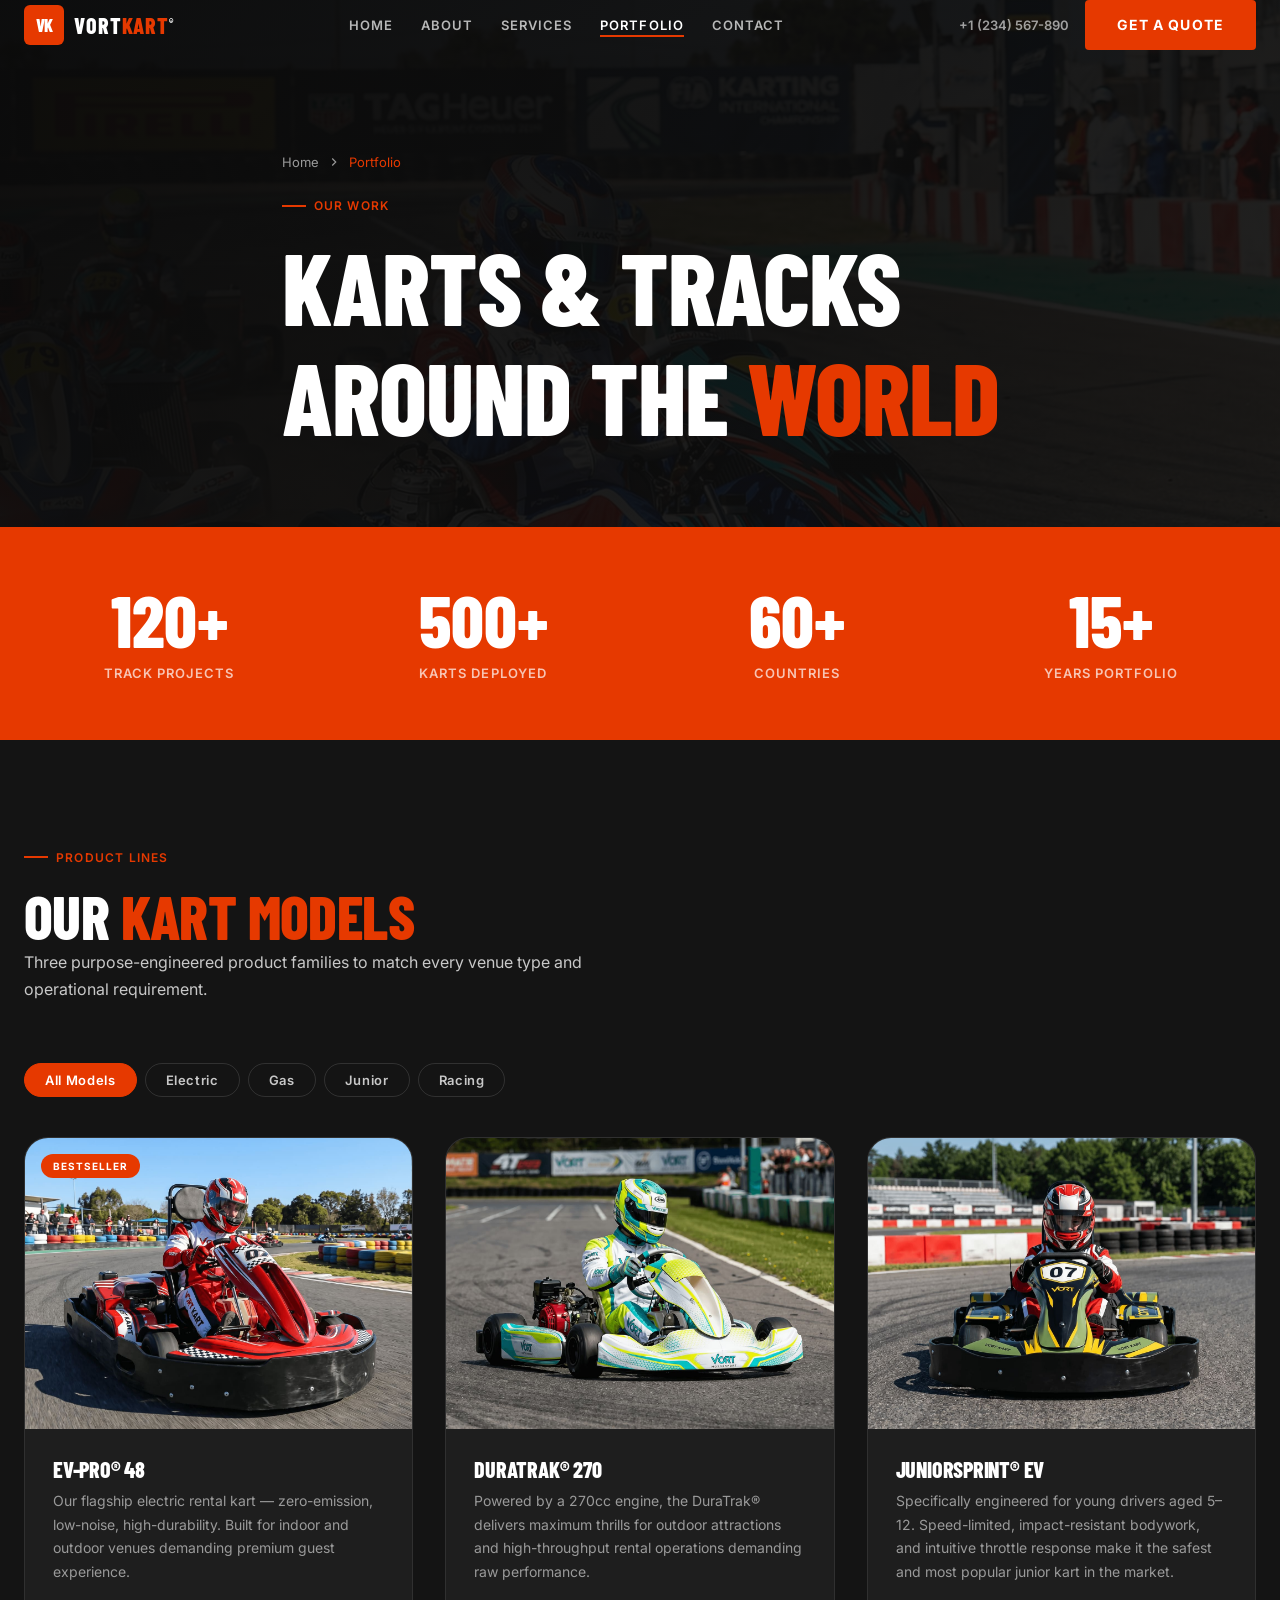
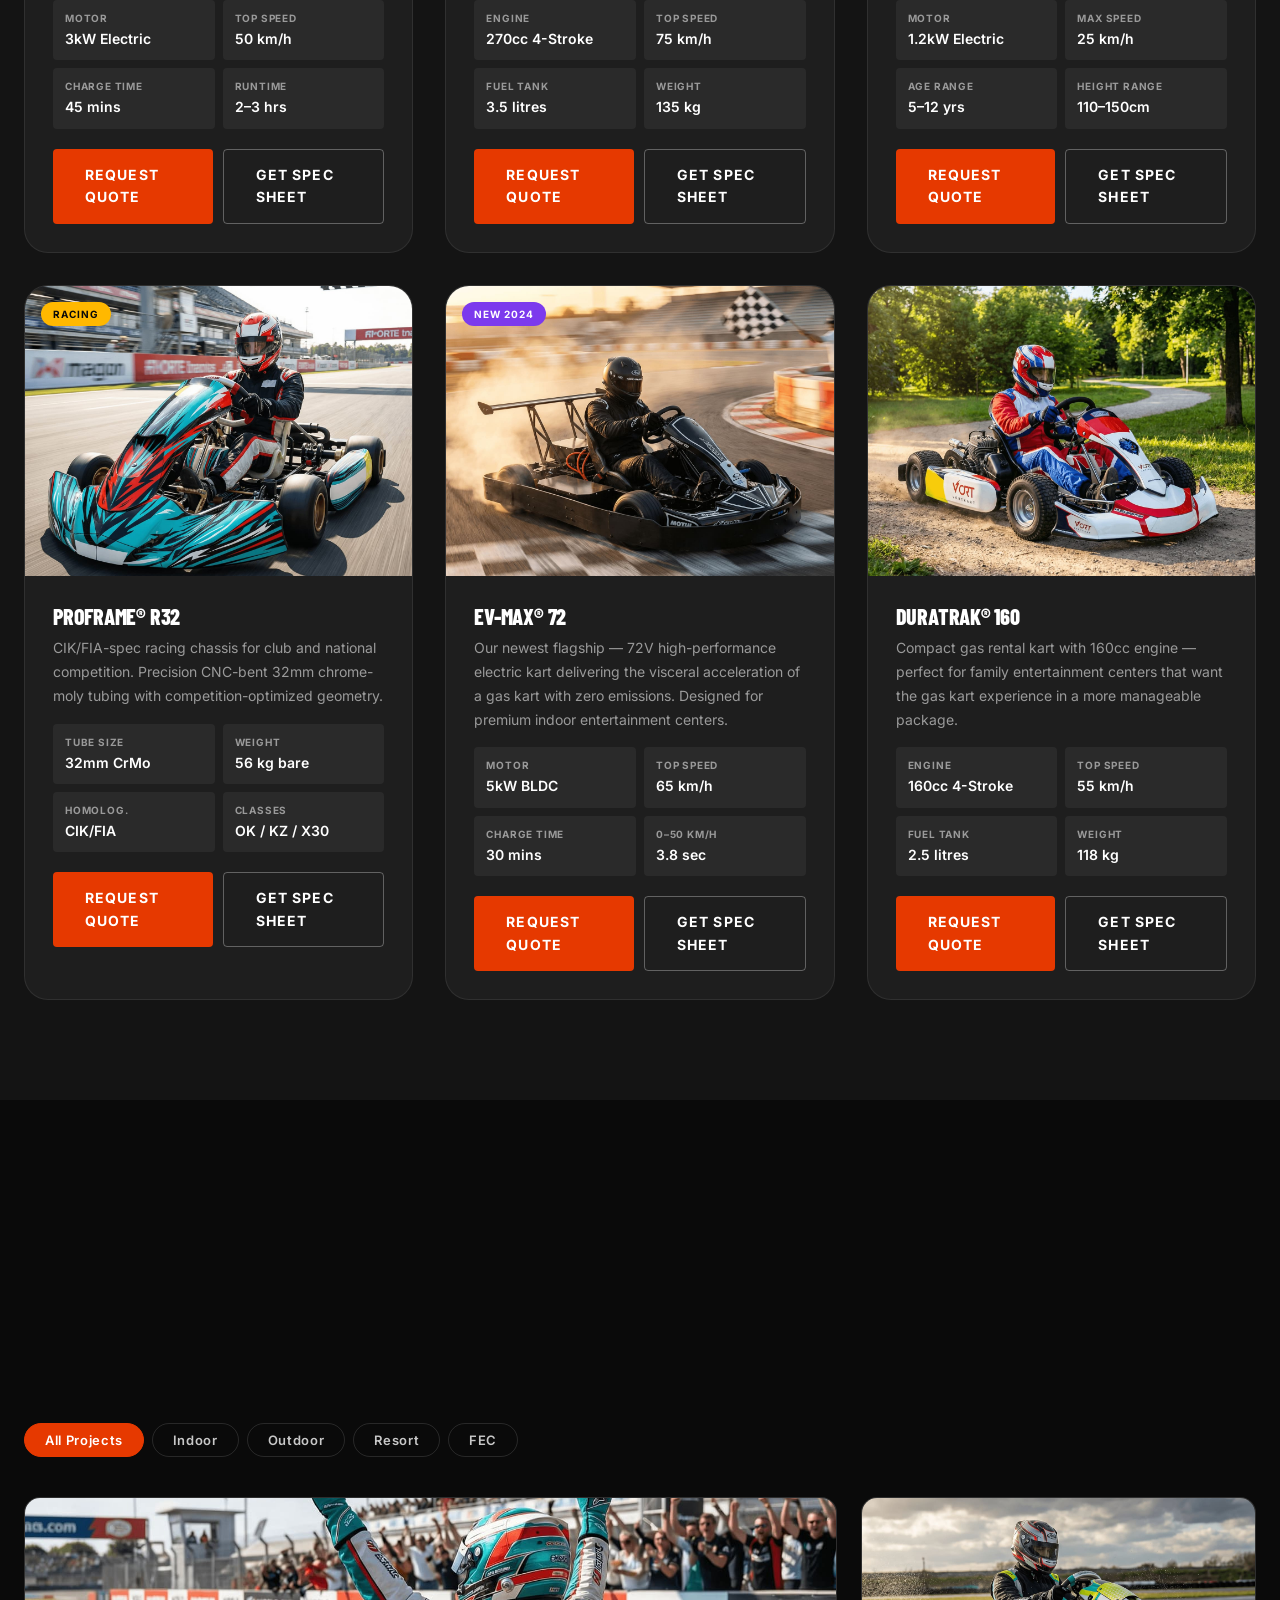
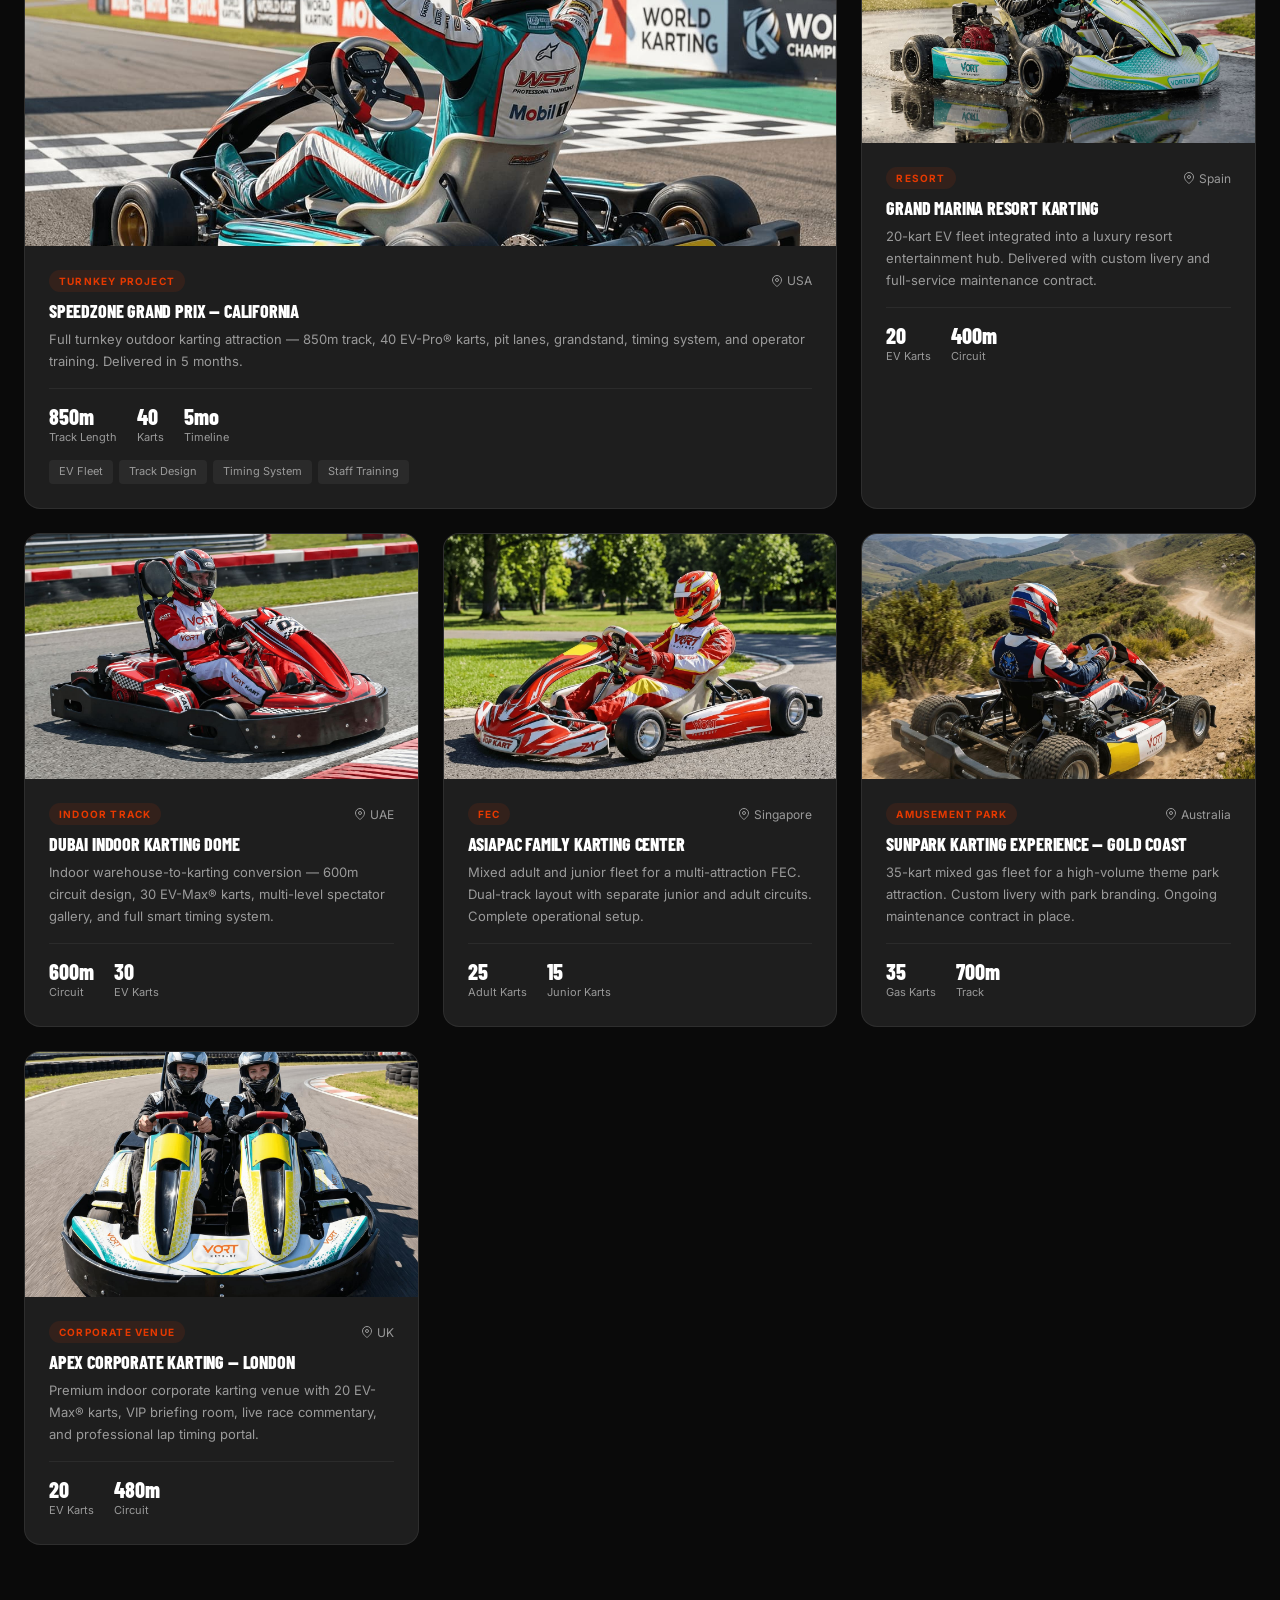
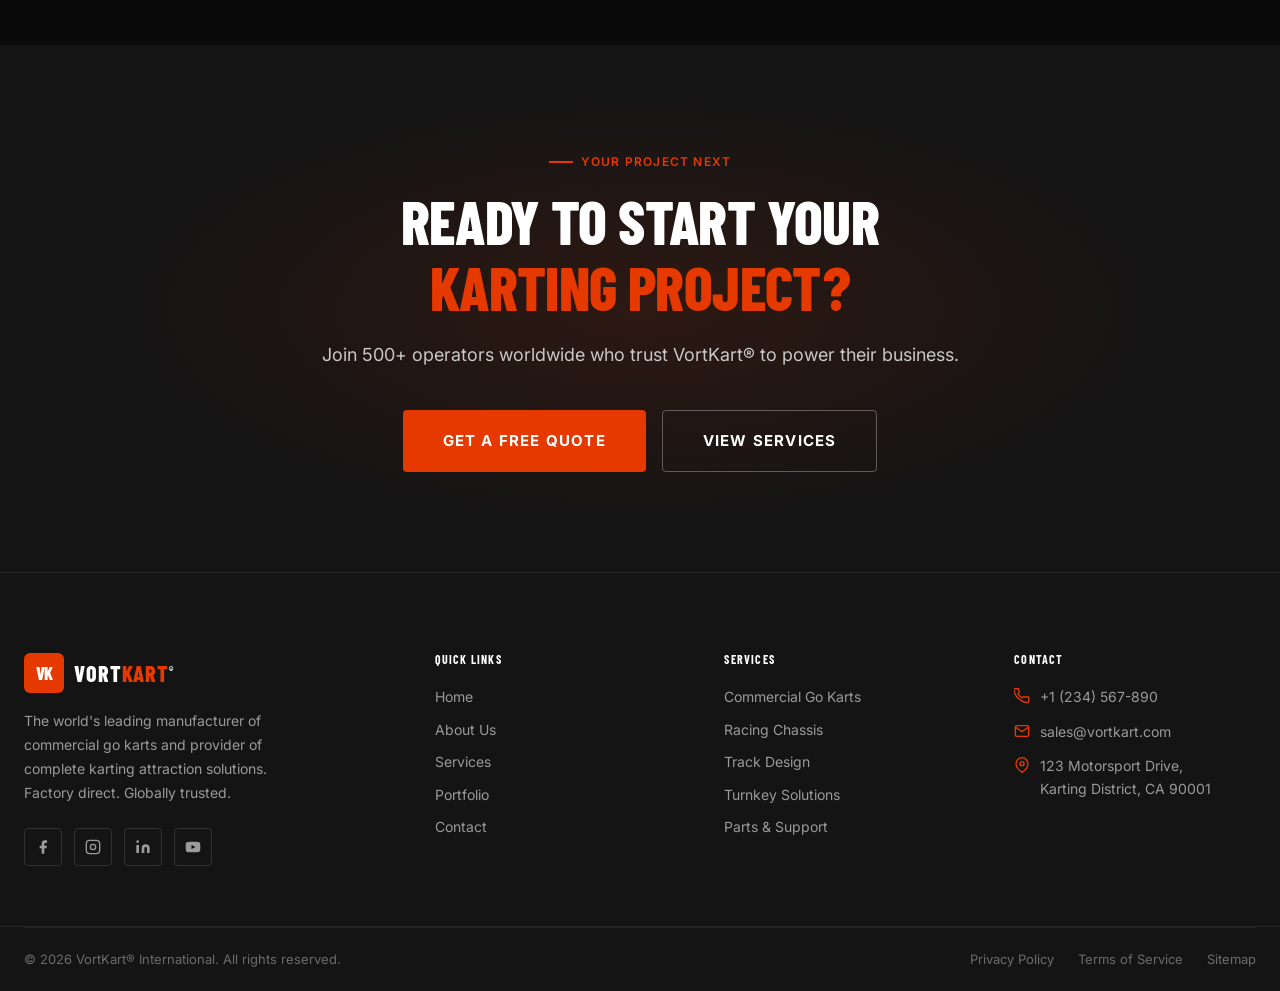
<file: listings.html>
<!DOCTYPE html>
<html lang="en">
<head>
  <meta charset="UTF-8" />
  <meta name="viewport" content="width=device-width, initial-scale=1.0" />
  <title>VortKart® Portfolio | Go Kart Projects, Products & Track Installations</title>
  <meta name="description" content="Browse VortKart®'s portfolio of commercial go kart deployments, track design projects, and karting attraction installations across the world." />
  <meta name="keywords" content="go kart portfolio, commercial karting projects, kart track installation gallery, go kart supplier showcase" />
  <link rel="stylesheet" href="styles.css" />
  <style>
    /* ---- LISTINGS-SPECIFIC ---- */
    .listings-intro { background: var(--dark); }
    .portfolio-grid-section { background: var(--dark); padding-bottom: 100px; }

    /* Portfolio cards */
    .portfolio-grid {
      display: grid;
      grid-template-columns: repeat(3, 1fr);
      gap: 24px;
    }
    .portfolio-card {
      border-radius: var(--radius-lg); overflow: hidden;
      background: var(--dark-3); border: 1px solid rgba(255,255,255,0.07);
      transition: var(--transition); position: relative;
    }
    .portfolio-card:hover { border-color: rgba(230,57,0,0.35); transform: translateY(-6px); box-shadow: var(--shadow-md); }
    .portfolio-card.featured { grid-column: span 2; }
    .portfolio-img { overflow: hidden; position: relative; }
    .portfolio-card:not(.featured) .portfolio-img { aspect-ratio: 16/10; }
    .portfolio-card.featured .portfolio-img { aspect-ratio: 21/9; }
    .portfolio-img img { width: 100%; height: 100%; object-fit: cover; object-position: center 55%; transition: transform 0.5s ease; }
    .portfolio-card:hover .portfolio-img img { transform: scale(1.05); }
    .portfolio-overlay {
      position: absolute; inset: 0;
      background: linear-gradient(0deg, rgba(10,10,10,0.7) 0%, transparent 60%);
      opacity: 0; transition: opacity var(--transition);
    }
    .portfolio-card:hover .portfolio-overlay { opacity: 1; }
    .portfolio-view-btn {
      position: absolute; top: 50%; left: 50%; transform: translate(-50%,-50%) scale(0.8);
      background: var(--primary); color: var(--white); border-radius: 100px;
      padding: 10px 24px; font-size: 12px; font-weight: 700; letter-spacing: 0.1em;
      text-transform: uppercase; opacity: 0; transition: all var(--transition);
      white-space: nowrap; text-decoration: none; display: block;
    }
    .portfolio-card:hover .portfolio-view-btn { opacity: 1; transform: translate(-50%,-50%) scale(1); }
    .portfolio-info { padding: 24px; }
    .portfolio-meta {
      display: flex; align-items: center; justify-content: space-between; margin-bottom: 10px;
    }
    .portfolio-category {
      font-size: 10px; font-weight: 700; letter-spacing: 0.12em; text-transform: uppercase;
      color: var(--primary); background: rgba(230,57,0,0.1); padding: 3px 10px; border-radius: 100px;
    }
    .portfolio-country {
      font-size: 12px; color: var(--gray-3);
      display: flex; align-items: center; gap: 4px;
    }
    .portfolio-country svg { width: 12px; height: 12px; }
    .portfolio-info h4 { font-size: 18px; margin-bottom: 6px; }
    .portfolio-info p { font-size: 13px; color: var(--gray-3); }
    .portfolio-tags { display: flex; gap: 6px; flex-wrap: wrap; margin-top: 14px; }
    .portfolio-tag {
      font-size: 11px; color: var(--gray-3); background: var(--dark-4);
      padding: 3px 10px; border-radius: 4px;
    }
    .portfolio-stats {
      display: flex; gap: 20px; margin-top: 16px;
      padding-top: 16px; border-top: 1px solid rgba(255,255,255,0.06);
    }
    .portfolio-stat-item { }
    .portfolio-stat-item .num {
      font-family: var(--font-heading); font-size: 22px; font-weight: 800; color: var(--white); line-height: 1;
    }
    .portfolio-stat-item .lbl { font-size: 11px; color: var(--gray-3); margin-top: 2px; }

    /* Kart product cards */
    .products-section { background: var(--dark-2); }
    .product-card {
      background: var(--dark-3); border: 1px solid rgba(255,255,255,0.08);
      border-radius: var(--radius-xl); overflow: hidden; transition: var(--transition);
    }
    .product-card:hover { border-color: rgba(230,57,0,0.35); transform: translateY(-6px); }
    .product-img { aspect-ratio: 4/3; overflow: hidden; position: relative; }
    .product-img img { width: 100%; height: 100%; object-fit: cover; object-position: center 55%; transition: transform 0.5s ease; }
    .product-card:hover .product-img img { transform: scale(1.05); }
    .product-badge {
      position: absolute; top: 16px; left: 16px;
      background: var(--primary); color: var(--white);
      font-size: 10px; font-weight: 700; letter-spacing: 0.1em; text-transform: uppercase;
      padding: 4px 12px; border-radius: 100px;
    }
    .product-info { padding: 28px; }
    .product-info h4 { font-size: 22px; margin-bottom: 8px; }
    .product-info p { font-size: 14px; color: var(--gray-3); margin-bottom: 16px; }
    .product-specs { display: grid; grid-template-columns: 1fr 1fr; gap: 8px; }
    .spec-item { background: var(--dark-4); border-radius: var(--radius-sm); padding: 10px 12px; }
    .spec-label { font-size: 10px; font-weight: 700; letter-spacing: 0.08em; text-transform: uppercase; color: var(--gray-3); }
    .spec-value { font-size: 14px; font-weight: 600; color: var(--white); margin-top: 2px; }
    .product-actions { display: flex; gap: 10px; margin-top: 20px; }

    /* Responsive handled in global styles.css */
  </style>
  <link rel="canonical" href="https://yaosleven.github.io/vortkart-website/listings.html" />
  <meta property="og:title" content="VortKart® Portfolio | Go Kart Projects, Products & Track Installations" />
  <meta property="og:description" content="Browse VortKart®'s portfolio of commercial go kart deployments, track design projects, and karting attraction installations across the world." />
  <meta property="og:type" content="website" />
  <meta property="og:url" content="https://yaosleven.github.io/vortkart-website/listings.html" />
  <meta property="og:site_name" content="VortKart®" />
  <meta property="og:image" content="https://images.unsplash.com/photo-1558618666-fcd25c85cd64?w=1200<meta name="twitter:card"q=80" />
  <meta name="twitter:card" content="summary_large_image" />
  <meta name="twitter:title" content="VortKart® Portfolio | Go Kart Projects, Products & Track Installations" />
  <meta name="twitter:description" content="Browse VortKart®'s portfolio of commercial go kart deployments, track design projects, and karting attraction installations across the world." />
  <script type="application/ld+json">
  {
    "@context": "https://schema.org",
    "@type": "Organization",
    "name": "VortKart International",
    "url": "https://yaosleven.github.io/vortkart-website/",
    "logo": "https://yaosleven.github.io/vortkart-website/images/ev-pro-48/1.jpg",
    "description": "Leading manufacturer of commercial go karts, racing chassis, and turnkey karting solutions.",
    "telephone": "+1-234-567-890",
    "email": "sales@vortkart.com",
    "address": {
      "@type": "PostalAddress",
      "streetAddress": "123 Motorsport Drive",
      "addressLocality": "Karting District",
      "addressRegion": "CA",
      "postalCode": "90001",
      "addressCountry": "US"
    },
    "sameAs": []
  }
  </script>
  <meta name="robots" content="index, follow" />
</head>
<body>

<!-- NAVBAR -->
<nav id="navbar">
  <div class="container">
    <div class="nav-inner">
      <a href="index.html" class="nav-logo" aria-label="VortKart Home">
        <div class="nav-logo-icon">VK</div>
        <div class="nav-logo-text">Vort<span>Kart</span><sup style="font-size:10px;vertical-align:super;">®</sup></div>
      </a>
      <ul class="nav-links" role="navigation" aria-label="Main navigation">
        <li><a href="index.html">Home</a></li>
        <li><a href="about.html">About</a></li>
        <li><a href="services.html">Services</a></li>
        <li><a href="listings.html">Portfolio</a></li>
        <li><a href="contact.html">Contact</a></li>
      </ul>
      <div class="nav-cta">
        <a href="tel:+1234567890" class="nav-phone" aria-label="Call us">+1 (234) 567-890</a>
        <a href="contact.html" class="btn btn-primary">Get a Quote</a>
      </div>
      <button class="nav-toggle" id="navToggle" aria-label="Toggle menu" aria-expanded="false">
        <span></span><span></span><span></span>
      </button>
    </div>
  </div>
</nav>
<div class="mobile-nav" id="mobileNav" role="navigation" aria-label="Mobile navigation">
  <a href="index.html">Home</a>
  <a href="about.html">About</a>
  <a href="services.html">Services</a>
  <a href="listings.html">Portfolio</a>
  <a href="contact.html">Contact</a>
  <a href="contact.html" class="btn btn-primary">Get a Free Quote</a>
</div>

<!-- PAGE HERO -->
<section class="page-hero" aria-label="Portfolio page hero">
  <div class="page-hero-bg" style="background-image:url('images/proframe-r32/2.jpg')" role="img" aria-label="Aerial view of professional go kart track"></div>
  <div class="page-hero-overlay"></div>
  <div class="container">
    <div class="page-hero-content">
      <nav class="breadcrumb" aria-label="Breadcrumb">
        <a href="index.html">Home</a>
        <svg width="14" height="14" viewBox="0 0 24 24" fill="none" stroke="currentColor" stroke-width="2" aria-hidden="true"><polyline points="9 18 15 12 9 6"/></svg>
        <span>Portfolio</span>
      </nav>
      <div class="label">Our Work</div>
      <h1>Karts & Tracks<br>Around the <span class="highlight">World</span></h1>
    </div>
  </div>
</section>

<!-- STATS BAR -->
<div class="stats-strip" aria-label="Portfolio statistics">
  <div class="container">
    <div class="stats-grid">
      <div class="text-center fade-in">
        <div class="stat-num" data-count="120" data-suffix="+">120+</div>
        <div class="stat-label">Track Projects</div>
      </div>
      <div class="text-center fade-in delay-1">
        <div class="stat-num" data-count="500" data-suffix="+">500+</div>
        <div class="stat-label">Karts Deployed</div>
      </div>
      <div class="text-center fade-in delay-2">
        <div class="stat-num" data-count="60" data-suffix="+">60+</div>
        <div class="stat-label">Countries</div>
      </div>
      <div class="text-center fade-in delay-3">
        <div class="stat-num" data-count="15" data-suffix="+">15+</div>
        <div class="stat-label">Years Portfolio</div>
      </div>
    </div>
  </div>
</div>

<!-- KART PRODUCTS -->
<section class="section products-section" aria-labelledby="products-heading">
  <div class="container">
    <div class="section-header fade-in">
      <div class="label">Product Lines</div>
      <h2 id="products-heading">Our <span class="highlight">Kart Models</span></h2>
      <p>Three purpose-engineered product families to match every venue type and operational requirement.</p>
    </div>

    <!-- Filter -->
    <div class="filter-bar" role="navigation" aria-label="Product filter">
      <button class="filter-btn active" data-filter="all">All Models</button>
      <button class="filter-btn" data-filter="electric">Electric</button>
      <button class="filter-btn" data-filter="gas">Gas</button>
      <button class="filter-btn" data-filter="junior">Junior</button>
      <button class="filter-btn" data-filter="racing">Racing</button>
    </div>

    <div class="grid-3">
      <div class="product-card fade-in delay-1" data-category="electric">
        <div class="product-img">
          <img src="images/ev-pro-48/1.jpg" alt="VortKart EV-Pro electric commercial go kart for indoor and outdoor tracks" loading="lazy" />
          <span class="product-badge">Bestseller</span>
        </div>
        <div class="product-info">
          <h4>EV-Pro® 48</h4>
          <p>Our flagship electric rental kart — zero-emission, low-noise, high-durability. Built for indoor and outdoor venues demanding premium guest experience.</p>
          <div class="product-specs" aria-label="EV-Pro 48 specifications">
            <div class="spec-item"><div class="spec-label">Motor</div><div class="spec-value">3kW Electric</div></div>
            <div class="spec-item"><div class="spec-label">Top Speed</div><div class="spec-value">50 km/h</div></div>
            <div class="spec-item"><div class="spec-label">Charge Time</div><div class="spec-value">45 mins</div></div>
            <div class="spec-item"><div class="spec-label">Runtime</div><div class="spec-value">2–3 hrs</div></div>
          </div>
          <div class="product-actions">
            <a href="contact.html" class="btn btn-primary" style="flex:1;justify-content:center;">Request Quote</a>
            <a href="product.html?id=ev-pro-48" class="btn btn-outline" style="flex:1;justify-content:center;">Get Spec Sheet</a>
          </div>
        </div>
      </div>

      <div class="product-card fade-in delay-2" data-category="gas">
        <div class="product-img">
          <img src="images/duratrak-270/1.jpg" alt="VortKart DuraTrak gas-powered outdoor commercial go kart on circuit" loading="lazy" />
        </div>
        <div class="product-info">
          <h4>DuraTrak® 270</h4>
          <p>Powered by a 270cc engine, the DuraTrak® delivers maximum thrills for outdoor attractions and high-throughput rental operations demanding raw performance.</p>
          <div class="product-specs" aria-label="DuraTrak 270 specifications">
            <div class="spec-item"><div class="spec-label">Engine</div><div class="spec-value">270cc 4-Stroke</div></div>
            <div class="spec-item"><div class="spec-label">Top Speed</div><div class="spec-value">75 km/h</div></div>
            <div class="spec-item"><div class="spec-label">Fuel Tank</div><div class="spec-value">3.5 litres</div></div>
            <div class="spec-item"><div class="spec-label">Weight</div><div class="spec-value">135 kg</div></div>
          </div>
          <div class="product-actions">
            <a href="contact.html" class="btn btn-primary" style="flex:1;justify-content:center;">Request Quote</a>
            <a href="product.html?id=duratrak-270" class="btn btn-outline" style="flex:1;justify-content:center;">Get Spec Sheet</a>
          </div>
        </div>
      </div>

      <div class="product-card fade-in delay-3" data-category="junior">
        <div class="product-img">
          <img src="images/juniorsprint-ev/1.jpg" alt="VortKart JuniorSprint electric go kart designed for children 5 to 12 years" loading="lazy" />
        </div>
        <div class="product-info">
          <h4>JuniorSprint® EV</h4>
          <p>Specifically engineered for young drivers aged 5–12. Speed-limited, impact-resistant bodywork, and intuitive throttle response make it the safest and most popular junior kart in the market.</p>
          <div class="product-specs" aria-label="JuniorSprint EV specifications">
            <div class="spec-item"><div class="spec-label">Motor</div><div class="spec-value">1.2kW Electric</div></div>
            <div class="spec-item"><div class="spec-label">Max Speed</div><div class="spec-value">25 km/h</div></div>
            <div class="spec-item"><div class="spec-label">Age Range</div><div class="spec-value">5–12 yrs</div></div>
            <div class="spec-item"><div class="spec-label">Height Range</div><div class="spec-value">110–150cm</div></div>
          </div>
          <div class="product-actions">
            <a href="contact.html" class="btn btn-primary" style="flex:1;justify-content:center;">Request Quote</a>
            <a href="product.html?id=juniorsprint-ev" class="btn btn-outline" style="flex:1;justify-content:center;">Get Spec Sheet</a>
          </div>
        </div>
      </div>

      <div class="product-card fade-in delay-1" data-category="racing">
        <div class="product-img">
          <img src="images/proframe-r32/1.jpg" alt="VortKart racing chassis for competitive kart racing competitions" loading="lazy" />
          <span class="product-badge" style="background:var(--accent);color:var(--dark);">Racing</span>
        </div>
        <div class="product-info">
          <h4>ProFrame® R32</h4>
          <p>CIK/FIA-spec racing chassis for club and national competition. Precision CNC-bent 32mm chrome-moly tubing with competition-optimized geometry.</p>
          <div class="product-specs" aria-label="ProFrame R32 specifications">
            <div class="spec-item"><div class="spec-label">Tube Size</div><div class="spec-value">32mm CrMo</div></div>
            <div class="spec-item"><div class="spec-label">Weight</div><div class="spec-value">56 kg bare</div></div>
            <div class="spec-item"><div class="spec-label">Homolog.</div><div class="spec-value">CIK/FIA</div></div>
            <div class="spec-item"><div class="spec-label">Classes</div><div class="spec-value">OK / KZ / X30</div></div>
          </div>
          <div class="product-actions">
            <a href="contact.html" class="btn btn-primary" style="flex:1;justify-content:center;">Request Quote</a>
            <a href="product.html?id=proframe-r32" class="btn btn-outline" style="flex:1;justify-content:center;">Get Spec Sheet</a>
          </div>
        </div>
      </div>

      <div class="product-card fade-in delay-2" data-category="electric">
        <div class="product-img">
          <img src="images/ev-max-72/1.jpg" alt="VortKart EV-Max high-performance indoor electric kart for FEC operators" loading="lazy" />
          <span class="product-badge" style="background:#7c3aed;">New 2024</span>
        </div>
        <div class="product-info">
          <h4>EV-Max® 72</h4>
          <p>Our newest flagship — 72V high-performance electric kart delivering the visceral acceleration of a gas kart with zero emissions. Designed for premium indoor entertainment centers.</p>
          <div class="product-specs" aria-label="EV-Max 72 specifications">
            <div class="spec-item"><div class="spec-label">Motor</div><div class="spec-value">5kW BLDC</div></div>
            <div class="spec-item"><div class="spec-label">Top Speed</div><div class="spec-value">65 km/h</div></div>
            <div class="spec-item"><div class="spec-label">Charge Time</div><div class="spec-value">30 mins</div></div>
            <div class="spec-item"><div class="spec-label">0–50 km/h</div><div class="spec-value">3.8 sec</div></div>
          </div>
          <div class="product-actions">
            <a href="contact.html" class="btn btn-primary" style="flex:1;justify-content:center;">Request Quote</a>
            <a href="product.html?id=ev-max-72" class="btn btn-outline" style="flex:1;justify-content:center;">Get Spec Sheet</a>
          </div>
        </div>
      </div>

      <div class="product-card fade-in delay-3" data-category="gas">
        <div class="product-img">
          <img src="images/duratrak-160/1.jpg" alt="VortKart DuraTrak 160 compact gas go kart for family entertainment centers" loading="lazy" />
        </div>
        <div class="product-info">
          <h4>DuraTrak® 160</h4>
          <p>Compact gas rental kart with 160cc engine — perfect for family entertainment centers that want the gas kart experience in a more manageable package.</p>
          <div class="product-specs" aria-label="DuraTrak 160 specifications">
            <div class="spec-item"><div class="spec-label">Engine</div><div class="spec-value">160cc 4-Stroke</div></div>
            <div class="spec-item"><div class="spec-label">Top Speed</div><div class="spec-value">55 km/h</div></div>
            <div class="spec-item"><div class="spec-label">Fuel Tank</div><div class="spec-value">2.5 litres</div></div>
            <div class="spec-item"><div class="spec-label">Weight</div><div class="spec-value">118 kg</div></div>
          </div>
          <div class="product-actions">
            <a href="contact.html" class="btn btn-primary" style="flex:1;justify-content:center;">Request Quote</a>
            <a href="product.html?id=duratrak-160" class="btn btn-outline" style="flex:1;justify-content:center;">Get Spec Sheet</a>
          </div>
        </div>
      </div>
    </div>
  </div>
</section>

<!-- PROJECT PORTFOLIO -->
<section class="section portfolio-grid-section" aria-labelledby="portfolio-heading">
  <div class="container">
    <div class="section-header fade-in">
      <div class="label">Project Portfolio</div>
      <h2 id="portfolio-heading">Completed <span class="highlight">Installations</span></h2>
      <p>A selection of our track design and karting attraction projects delivered worldwide.</p>
    </div>

    <!-- Portfolio Filter -->
    <div class="filter-bar" role="navigation" aria-label="Project filter">
      <button class="filter-btn active" data-filter="all">All Projects</button>
      <button class="filter-btn" data-filter="indoor">Indoor</button>
      <button class="filter-btn" data-filter="outdoor">Outdoor</button>
      <button class="filter-btn" data-filter="resort">Resort</button>
      <button class="filter-btn" data-filter="fec">FEC</button>
    </div>

    <div class="portfolio-grid">
      <!-- Featured -->
      <div class="portfolio-card featured fade-in" data-category="outdoor">
        <div class="portfolio-img">
          <img src="images/proframe-r32/4.jpg" alt="Outdoor professional go kart track with 40-unit fleet in California USA" loading="lazy" />
          <div class="portfolio-overlay"></div>
          <a href="project.html?id=speedzone-grand-prix" class="portfolio-view-btn" aria-label="View SpeedZone Grand Prix project details">View Project</a>
        </div>
        <div class="portfolio-info">
          <div class="portfolio-meta">
            <span class="portfolio-category">Turnkey Project</span>
            <span class="portfolio-country"><svg viewBox="0 0 24 24" fill="none" stroke="currentColor" stroke-width="2" aria-hidden="true"><path d="M21 10c0 7-9 13-9 13s-9-6-9-13a9 9 0 0118 0z"/><circle cx="12" cy="10" r="3"/></svg> USA</span>
          </div>
          <h4>SpeedZone Grand Prix — California</h4>
          <p>Full turnkey outdoor karting attraction — 850m track, 40 EV-Pro® karts, pit lanes, grandstand, timing system, and operator training. Delivered in 5 months.</p>
          <div class="portfolio-stats" aria-label="Project statistics">
            <div class="portfolio-stat-item"><div class="num">850m</div><div class="lbl">Track Length</div></div>
            <div class="portfolio-stat-item"><div class="num">40</div><div class="lbl">Karts</div></div>
            <div class="portfolio-stat-item"><div class="num">5mo</div><div class="lbl">Timeline</div></div>
          </div>
          <div class="portfolio-tags" aria-label="Project tags">
            <span class="portfolio-tag">EV Fleet</span>
            <span class="portfolio-tag">Track Design</span>
            <span class="portfolio-tag">Timing System</span>
            <span class="portfolio-tag">Staff Training</span>
          </div>
        </div>
      </div>

      <div class="portfolio-card fade-in delay-1" data-category="resort">
        <div class="portfolio-img">
          <img src="images/duratrak-270/7.jpg" alt="Luxury resort go kart track with scenic surroundings in Spain" loading="lazy" />
          <div class="portfolio-overlay"></div>
          <a href="project.html?id=grand-marina-resort" class="portfolio-view-btn" aria-label="View Grand Marina Resort Karting project details">View Project</a>
        </div>
        <div class="portfolio-info">
          <div class="portfolio-meta">
            <span class="portfolio-category">Resort</span>
            <span class="portfolio-country"><svg viewBox="0 0 24 24" fill="none" stroke="currentColor" stroke-width="2" aria-hidden="true"><path d="M21 10c0 7-9 13-9 13s-9-6-9-13a9 9 0 0118 0z"/><circle cx="12" cy="10" r="3"/></svg> Spain</span>
          </div>
          <h4>Grand Marina Resort Karting</h4>
          <p>20-kart EV fleet integrated into a luxury resort entertainment hub. Delivered with custom livery and full-service maintenance contract.</p>
          <div class="portfolio-stats" aria-label="Project statistics">
            <div class="portfolio-stat-item"><div class="num">20</div><div class="lbl">EV Karts</div></div>
            <div class="portfolio-stat-item"><div class="num">400m</div><div class="lbl">Circuit</div></div>
          </div>
        </div>
      </div>

      <div class="portfolio-card fade-in delay-2" data-category="indoor">
        <div class="portfolio-img">
          <img src="images/ev-pro-48/3.jpg" alt="Indoor karting track in warehouse conversion in Dubai UAE" loading="lazy" />
          <div class="portfolio-overlay"></div>
          <a href="project.html?id=dubai-indoor-dome" class="portfolio-view-btn" aria-label="View Dubai Indoor Karting Dome project details">View Project</a>
        </div>
        <div class="portfolio-info">
          <div class="portfolio-meta">
            <span class="portfolio-category">Indoor Track</span>
            <span class="portfolio-country"><svg viewBox="0 0 24 24" fill="none" stroke="currentColor" stroke-width="2" aria-hidden="true"><path d="M21 10c0 7-9 13-9 13s-9-6-9-13a9 9 0 0118 0z"/><circle cx="12" cy="10" r="3"/></svg> UAE</span>
          </div>
          <h4>Dubai Indoor Karting Dome</h4>
          <p>Indoor warehouse-to-karting conversion — 600m circuit design, 30 EV-Max® karts, multi-level spectator gallery, and full smart timing system.</p>
          <div class="portfolio-stats" aria-label="Project statistics">
            <div class="portfolio-stat-item"><div class="num">600m</div><div class="lbl">Circuit</div></div>
            <div class="portfolio-stat-item"><div class="num">30</div><div class="lbl">EV Karts</div></div>
          </div>
        </div>
      </div>

      <div class="portfolio-card fade-in delay-3" data-category="fec">
        <div class="portfolio-img">
          <img src="images/kids-racing/1.jpg" alt="Family entertainment center go kart attraction in Singapore" loading="lazy" />
          <div class="portfolio-overlay"></div>
          <a href="project.html?id=asiapac-family-karting" class="portfolio-view-btn" aria-label="View AsiaPac Family Karting Center project details">View Project</a>
        </div>
        <div class="portfolio-info">
          <div class="portfolio-meta">
            <span class="portfolio-category">FEC</span>
            <span class="portfolio-country"><svg viewBox="0 0 24 24" fill="none" stroke="currentColor" stroke-width="2" aria-hidden="true"><path d="M21 10c0 7-9 13-9 13s-9-6-9-13a9 9 0 0118 0z"/><circle cx="12" cy="10" r="3"/></svg> Singapore</span>
          </div>
          <h4>AsiaPac Family Karting Center</h4>
          <p>Mixed adult and junior fleet for a multi-attraction FEC. Dual-track layout with separate junior and adult circuits. Complete operational setup.</p>
          <div class="portfolio-stats" aria-label="Project statistics">
            <div class="portfolio-stat-item"><div class="num">25</div><div class="lbl">Adult Karts</div></div>
            <div class="portfolio-stat-item"><div class="num">15</div><div class="lbl">Junior Karts</div></div>
          </div>
        </div>
      </div>

      <div class="portfolio-card fade-in delay-1" data-category="outdoor">
        <div class="portfolio-img">
          <img src="images/duratrak-160/5.jpg" alt="Outdoor karting track installation at amusement park in Australia" loading="lazy" />
          <div class="portfolio-overlay"></div>
          <a href="project.html?id=sunpark-gold-coast" class="portfolio-view-btn" aria-label="View SunPark Karting Experience project details">View Project</a>
        </div>
        <div class="portfolio-info">
          <div class="portfolio-meta">
            <span class="portfolio-category">Amusement Park</span>
            <span class="portfolio-country"><svg viewBox="0 0 24 24" fill="none" stroke="currentColor" stroke-width="2" aria-hidden="true"><path d="M21 10c0 7-9 13-9 13s-9-6-9-13a9 9 0 0118 0z"/><circle cx="12" cy="10" r="3"/></svg> Australia</span>
          </div>
          <h4>SunPark Karting Experience — Gold Coast</h4>
          <p>35-kart mixed gas fleet for a high-volume theme park attraction. Custom livery with park branding. Ongoing maintenance contract in place.</p>
          <div class="portfolio-stats" aria-label="Project statistics">
            <div class="portfolio-stat-item"><div class="num">35</div><div class="lbl">Gas Karts</div></div>
            <div class="portfolio-stat-item"><div class="num">700m</div><div class="lbl">Track</div></div>
          </div>
        </div>
      </div>

      <div class="portfolio-card fade-in delay-2" data-category="indoor">
        <div class="portfolio-img">
          <img src="images/dual-rider/1.jpg" alt="Corporate indoor karting venue with team racing events in London UK" loading="lazy" />
          <div class="portfolio-overlay"></div>
          <a href="project.html?id=apex-corporate-london" class="portfolio-view-btn" aria-label="View Apex Corporate Karting project details">View Project</a>
        </div>
        <div class="portfolio-info">
          <div class="portfolio-meta">
            <span class="portfolio-category">Corporate Venue</span>
            <span class="portfolio-country"><svg viewBox="0 0 24 24" fill="none" stroke="currentColor" stroke-width="2" aria-hidden="true"><path d="M21 10c0 7-9 13-9 13s-9-6-9-13a9 9 0 0118 0z"/><circle cx="12" cy="10" r="3"/></svg> UK</span>
          </div>
          <h4>Apex Corporate Karting — London</h4>
          <p>Premium indoor corporate karting venue with 20 EV-Max® karts, VIP briefing room, live race commentary, and professional lap timing portal.</p>
          <div class="portfolio-stats" aria-label="Project statistics">
            <div class="portfolio-stat-item"><div class="num">20</div><div class="lbl">EV Karts</div></div>
            <div class="portfolio-stat-item"><div class="num">480m</div><div class="lbl">Circuit</div></div>
          </div>
        </div>
      </div>
    </div>
  </div>
</section>

<!-- CTA -->
<section class="cta-section" aria-labelledby="listings-cta-heading">
  <div class="container">
    <div class="fade-in">
      <div class="label" style="justify-content:center;">Your Project Next</div>
      <h2 id="listings-cta-heading">Ready to Start Your<br><span class="highlight">Karting Project?</span></h2>
      <p>Join 500+ operators worldwide who trust VortKart® to power their business.</p>
      <div class="cta-buttons">
        <a href="contact.html" class="btn btn-primary btn-lg">Get a Free Quote</a>
        <a href="services.html" class="btn btn-outline btn-lg">View Services</a>
      </div>
    </div>
  </div>
</section>

<!-- FOOTER -->
<footer>
  <div class="container">
    <div class="footer-top">
      <div class="footer-brand">
        <a href="index.html" class="nav-logo" aria-label="VortKart Home">
          <div class="nav-logo-icon">VK</div>
          <div class="nav-logo-text">Vort<span>Kart</span><sup style="font-size:10px;vertical-align:super;">®</sup></div>
        </a>
        <p>The world's leading manufacturer of commercial go karts and provider of complete karting attraction solutions. Factory direct. Globally trusted.</p>
        <div class="footer-social" aria-label="Social media links">
          <a href="#" class="social-icon" aria-label="Facebook"><svg viewBox="0 0 24 24" fill="currentColor" aria-hidden="true"><path d="M18 2h-3a5 5 0 00-5 5v3H7v4h3v8h4v-8h3l1-4h-4V7a1 1 0 011-1h3z"/></svg></a>
          <a href="#" class="social-icon" aria-label="Instagram"><svg viewBox="0 0 24 24" fill="none" stroke="currentColor" stroke-width="2" aria-hidden="true"><rect x="2" y="2" width="20" height="20" rx="5"/><circle cx="12" cy="12" r="4"/></svg></a>
          <a href="#" class="social-icon" aria-label="LinkedIn"><svg viewBox="0 0 24 24" fill="currentColor" aria-hidden="true"><path d="M16 8a6 6 0 016 6v7h-4v-7a2 2 0 00-2-2 2 2 0 00-2 2v7h-4v-7a6 6 0 016-6zM2 9h4v12H2z"/><circle cx="4" cy="4" r="2"/></svg></a>
          <a href="#" class="social-icon" aria-label="YouTube"><svg viewBox="0 0 24 24" fill="currentColor" aria-hidden="true"><path d="M22.54 6.42a2.78 2.78 0 00-1.94-1.95C18.88 4 12 4 12 4s-6.88 0-8.6.47a2.78 2.78 0 00-1.94 1.95A29 29 0 001 12a29 29 0 00.46 5.58A2.78 2.78 0 003.4 19.53C5.12 20 12 20 12 20s6.88 0 8.6-.47a2.78 2.78 0 001.94-1.95A29 29 0 0023 12a29 29 0 00-.46-5.58z"/><polygon points="9.75 15.02 15.5 12 9.75 8.98 9.75 15.02" fill="#0a0a0a"/></svg></a>
        </div>
      </div>
      <div class="footer-col">
        <h5>Quick Links</h5>
        <a href="index.html">Home</a>
        <a href="about.html">About Us</a>
        <a href="services.html">Services</a>
        <a href="listings.html">Portfolio</a>
        <a href="contact.html">Contact</a>
      </div>
      <div class="footer-col">
        <h5>Services</h5>
        <a href="services.html#commercial">Commercial Go Karts</a>
        <a href="services.html#racing">Racing Chassis</a>
        <a href="services.html#track">Track Design</a>
        <a href="services.html#turnkey">Turnkey Solutions</a>
        <a href="contact.html">Parts & Support</a>
      </div>
      <div class="footer-col">
        <h5>Contact</h5>
        <div class="footer-contact-item">
          <svg viewBox="0 0 24 24" fill="none" stroke="currentColor" stroke-width="2" aria-hidden="true"><path d="M22 16.92v3a2 2 0 01-2.18 2 19.79 19.79 0 01-8.63-3.07A19.5 19.5 0 013.07 11.5 19.79 19.79 0 010 2.94 2 2 0 012 .76h3a2 2 0 012 1.72c.127.96.361 1.903.7 2.81a2 2 0 01-.45 2.11L6.09 8.91a16 16 0 006 6l1.27-1.27a2 2 0 012.11-.45c.907.339 1.85.573 2.81.7A2 2 0 0122 16.92z"/></svg>
          <span>+1 (234) 567-890</span>
        </div>
        <div class="footer-contact-item">
          <svg viewBox="0 0 24 24" fill="none" stroke="currentColor" stroke-width="2" aria-hidden="true"><path d="M4 4h16c1.1 0 2 .9 2 2v12c0 1.1-.9 2-2 2H4c-1.1 0-2-.9-2-2V6c0-1.1.9-2 2-2z"/><polyline points="22,6 12,13 2,6"/></svg>
          <span>sales@vortkart.com</span>
        </div>
        <div class="footer-contact-item">
          <svg viewBox="0 0 24 24" fill="none" stroke="currentColor" stroke-width="2" aria-hidden="true"><path d="M21 10c0 7-9 13-9 13s-9-6-9-13a9 9 0 0118 0z"/><circle cx="12" cy="10" r="3"/></svg>
          <span>123 Motorsport Drive,<br>Karting District, CA 90001</span>
        </div>
      </div>
    </div>
  </div>
  <div class="divider"></div>
  <div class="container">
    <div class="footer-bottom">
      <p>&copy; 2026 VortKart® International. All rights reserved.</p>
      <div class="footer-bottom-links">
        <a href="privacy.html">Privacy Policy</a>
        <a href="terms.html">Terms of Service</a>
        <a href="sitemap.xml">Sitemap</a>
      </div>
    </div>
  </div>
</footer>

<script src="main.js"></script>
</body>
</html>
</file>
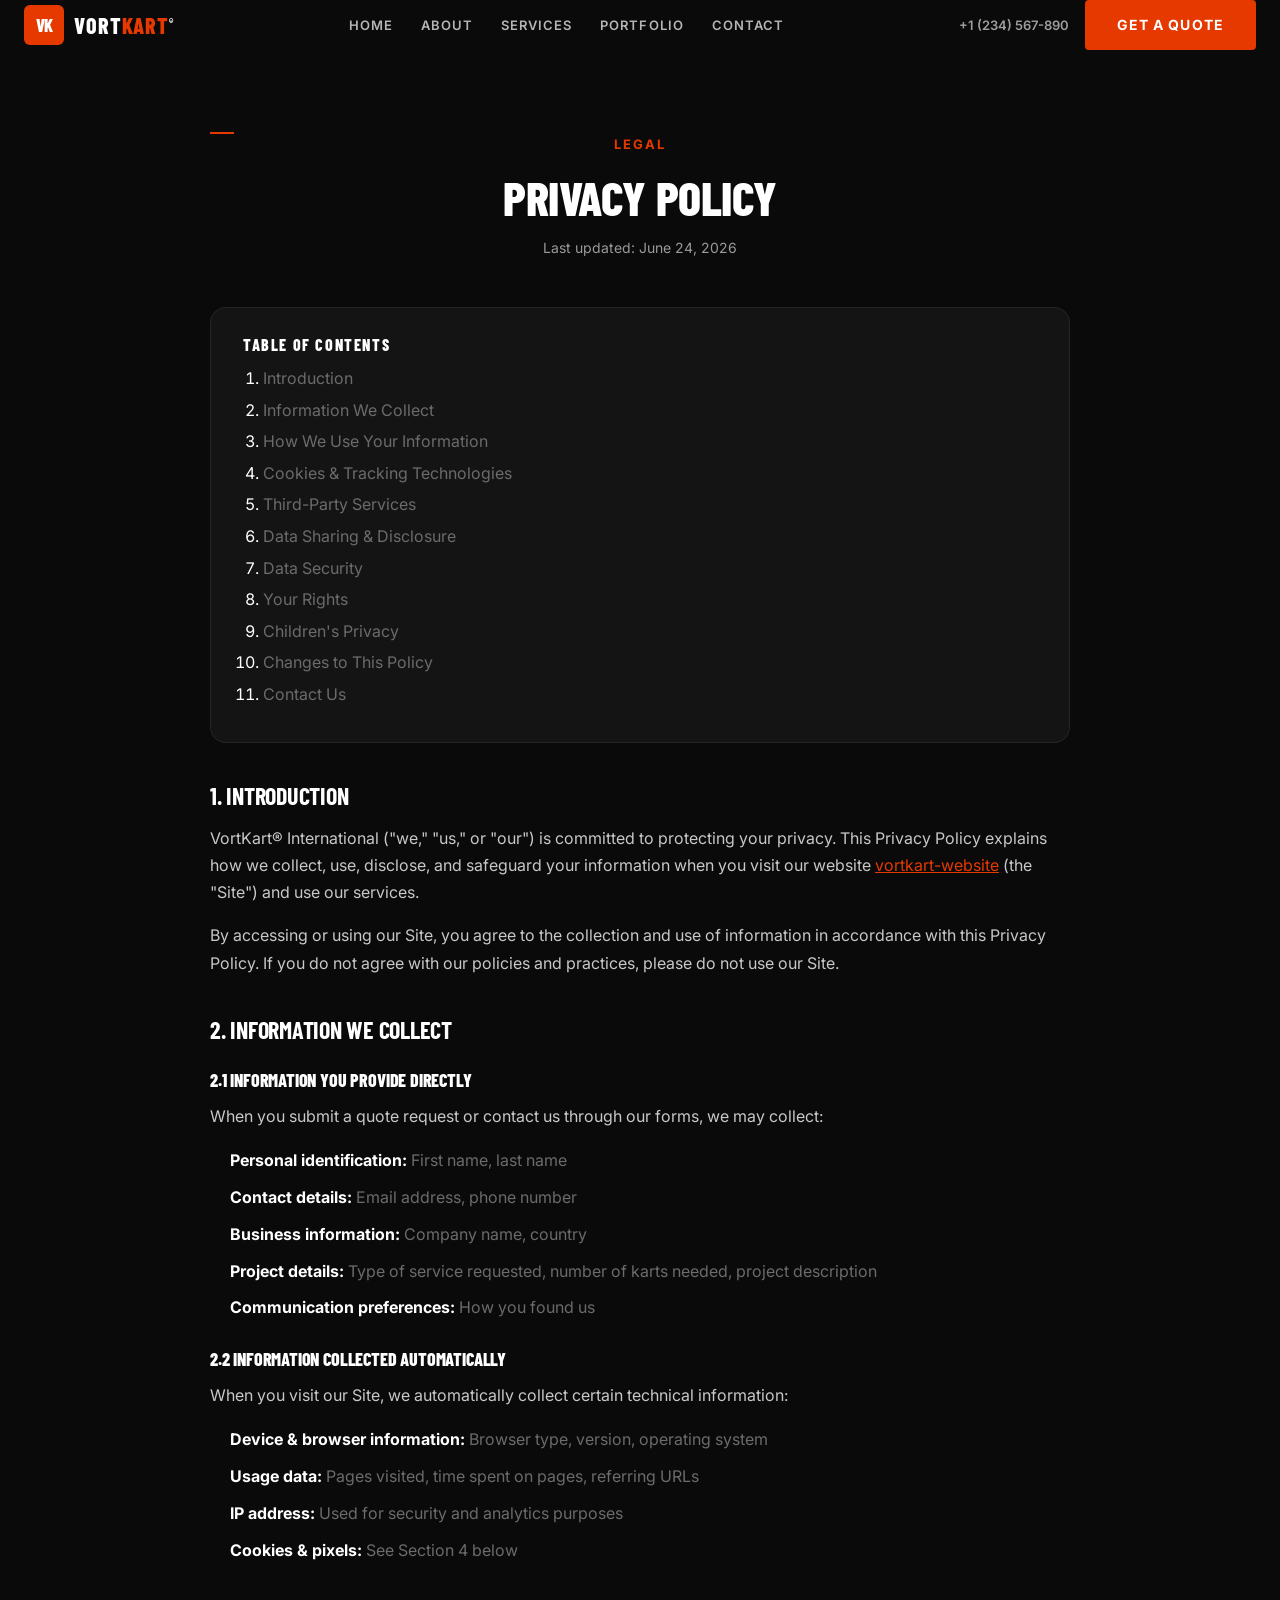
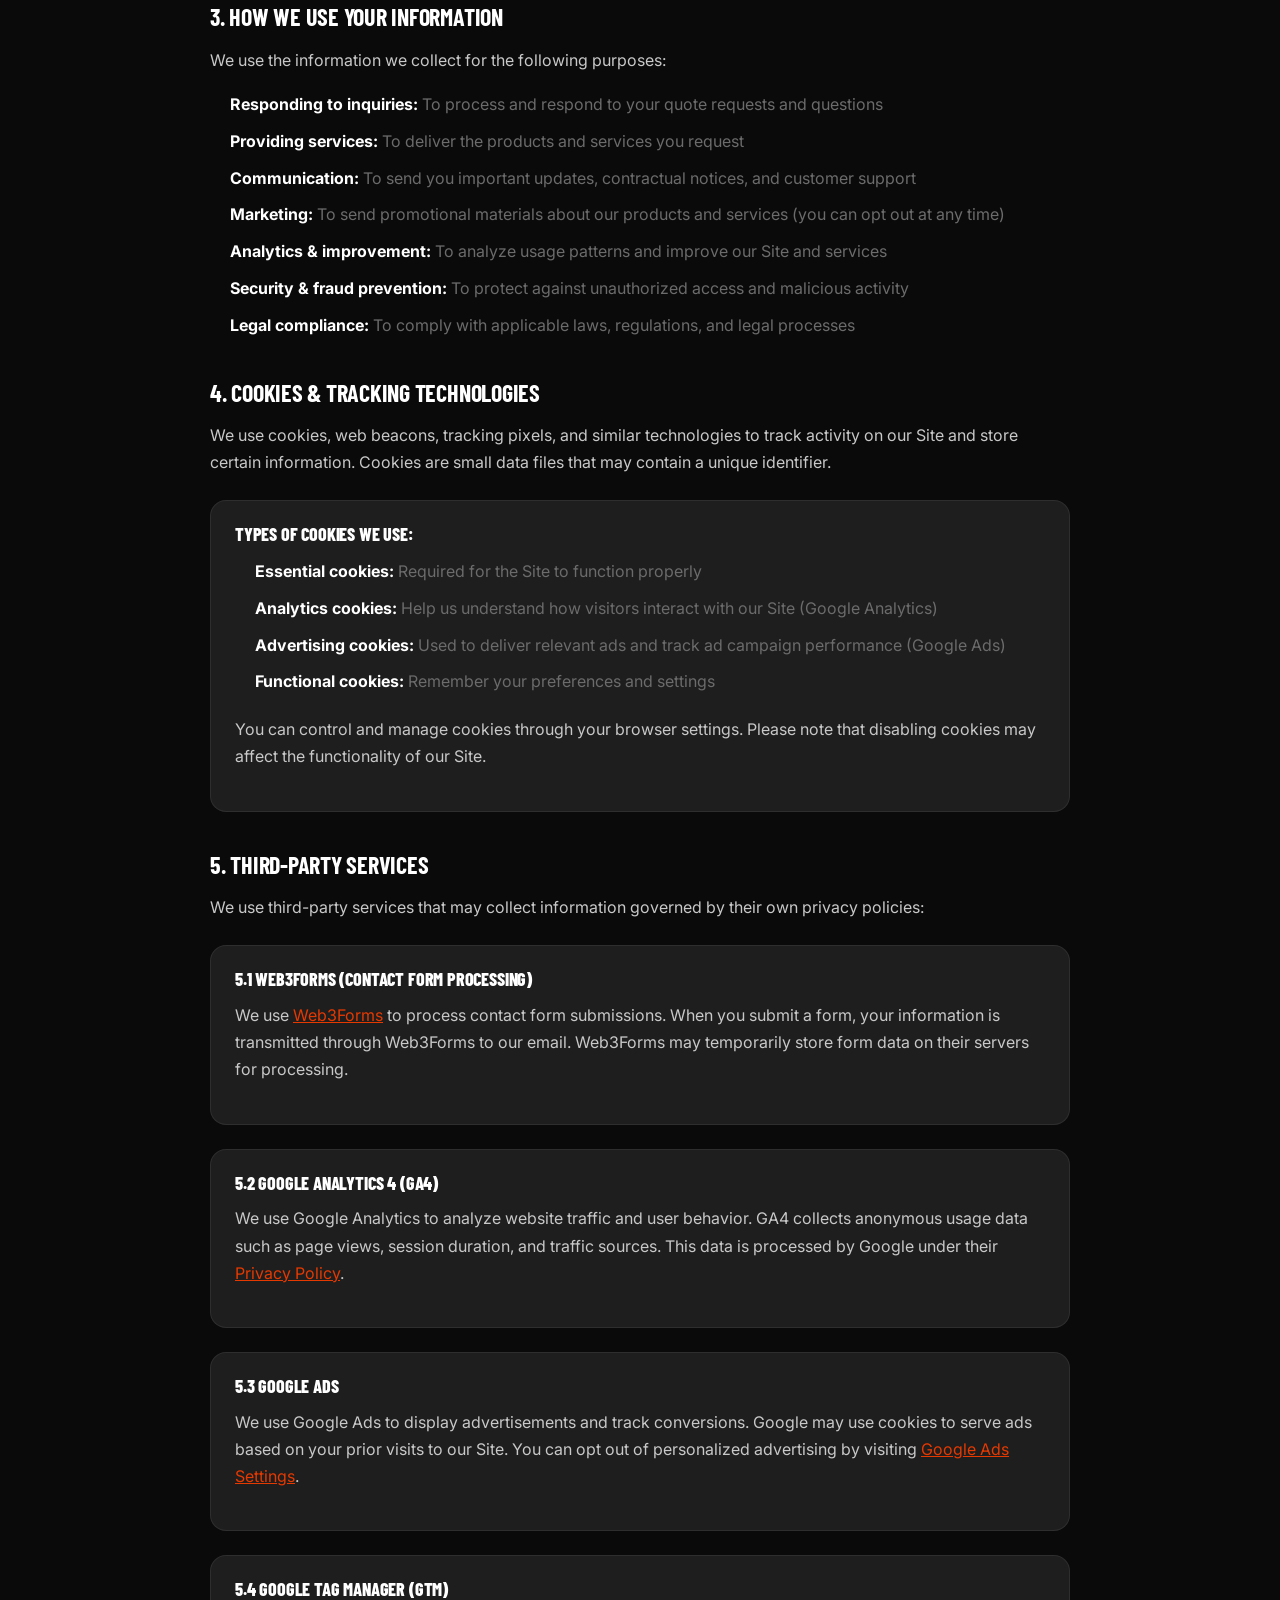
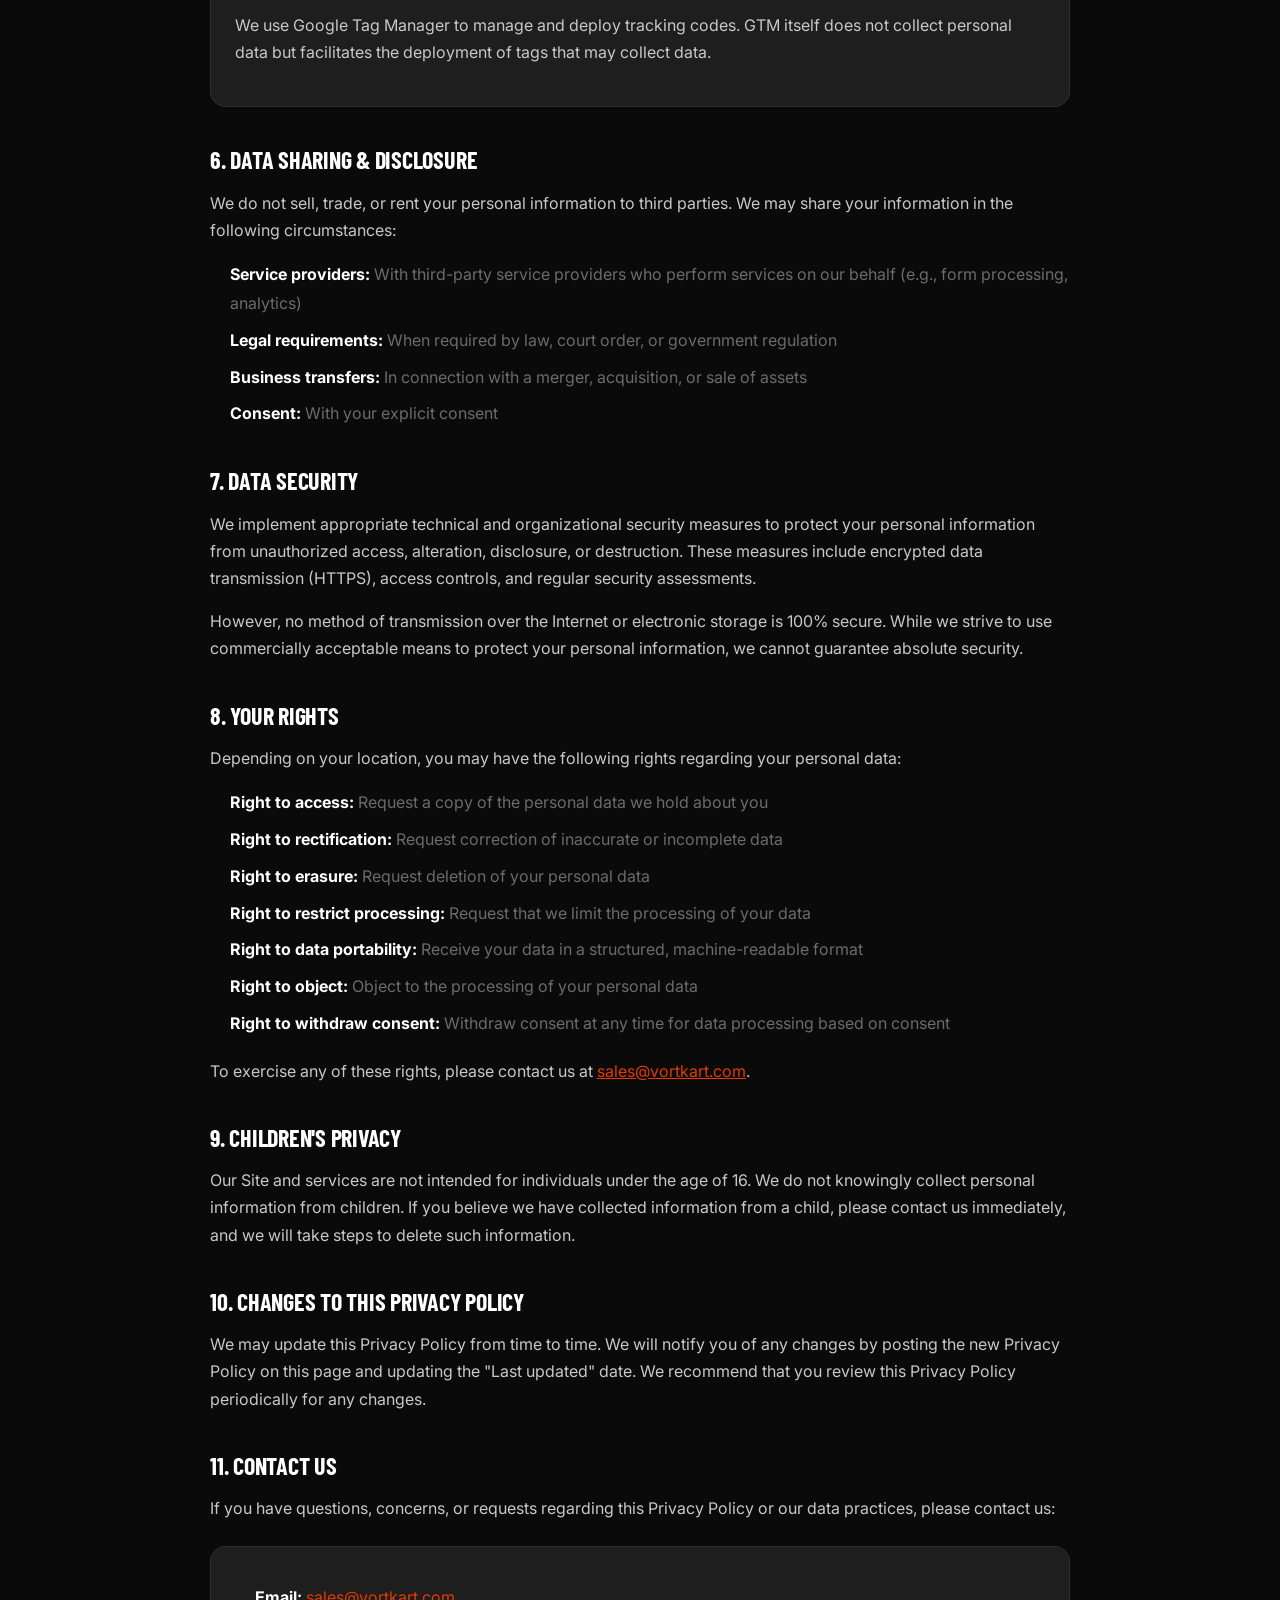
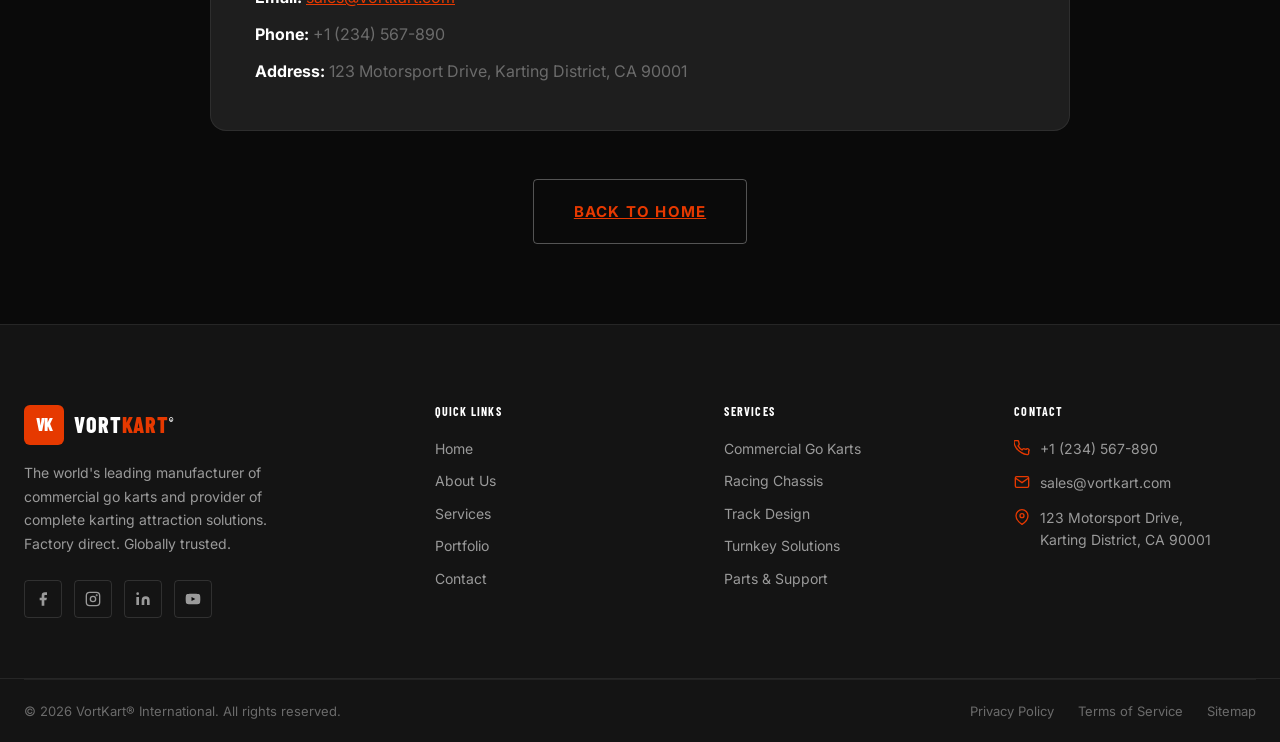
<file: privacy.html>
<!DOCTYPE html>
<html lang="en">
<head>
  <meta charset="UTF-8" />
  <meta name="viewport" content="width=device-width, initial-scale=1.0" />
  <title>Privacy Policy | VortKart&reg;</title>
  <meta name="description" content="VortKart&reg; Privacy Policy — Learn how we collect, use, and protect your personal information when you use our website and services." />
  <meta name="robots" content="index, follow" />
  <link rel="canonical" href="https://yaosleven.github.io/vortkart-website/privacy.html" />
  <meta property="og:title" content="Privacy Policy | VortKart&reg;" />
  <meta property="og:description" content="How VortKart&reg; collects, uses, and protects your personal information." />
  <meta property="og:type" content="article" />
  <meta property="og:url" content="https://yaosleven.github.io/vortkart-website/privacy.html" />
  <link rel="stylesheet" href="styles.css" />
  <style>
    .legal-page { background: var(--dark); padding-top: calc(var(--nav-height) + 60px); padding-bottom: 80px; }
    .legal-container { max-width: 860px; margin: 0 auto; }
    .legal-header { text-align: center; margin-bottom: 48px; }
    .legal-header h1 { font-size: clamp(32px, 5vw, 48px); margin-bottom: 12px; }
    .legal-header .label { color: var(--primary); font-size: 13px; font-weight: 700; letter-spacing: 0.15em; text-transform: uppercase; margin-bottom: 16px; display: block; }
    .legal-updated { color: var(--gray-3); font-size: 14px; }
    .legal-content { color: var(--gray-2); font-size: 16px; line-height: 1.8; }
    .legal-content h2 { color: var(--white); font-size: 24px; margin: 40px 0 16px; font-weight: 700; }
    .legal-content h3 { color: var(--white); font-size: 18px; margin: 28px 0 12px; }
    .legal-content p { margin-bottom: 16px; }
    .legal-content ul { margin: 12px 0 20px 20px; }
    .legal-content li { margin-bottom: 8px; }
    .legal-content a { color: var(--primary); text-decoration: underline; }
    .legal-content strong { color: var(--white); }
    .legal-card { background: var(--dark-3); border: 1px solid rgba(255,255,255,0.07); border-radius: var(--radius-lg); padding: 24px; margin: 24px 0; }
    .legal-card h3 { margin-top: 0; }
    .legal-toc { background: var(--dark-2); border: 1px solid rgba(255,255,255,0.07); border-radius: var(--radius-lg); padding: 28px 32px; margin-bottom: 40px; }
    .legal-toc h3 { color: var(--white); font-size: 16px; margin-bottom: 12px; text-transform: uppercase; letter-spacing: 0.1em; }
    .legal-toc ol { margin-left: 20px; }
    .legal-toc li { margin-bottom: 6px; }
    .legal-toc a { color: var(--gray-2); text-decoration: none; transition: var(--transition); }
    .legal-toc a:hover { color: var(--primary); }
    .legal-back { text-align: center; margin-top: 48px; }
  </style>
</head>
<body>

<!-- ======================== NAVBAR ======================== -->
<nav id="navbar">
  <div class="container">
    <div class="nav-inner">
      <a href="index.html" class="nav-logo" aria-label="VortKart Home">
        <div class="nav-logo-icon">VK</div>
        <div class="nav-logo-text">Vort<span>Kart</span><sup style="font-size:10px;vertical-align:super;">&reg;</sup></div>
      </a>
      <ul class="nav-links" role="navigation" aria-label="Main navigation">
        <li><a href="index.html">Home</a></li>
        <li><a href="about.html">About</a></li>
        <li><a href="services.html">Services</a></li>
        <li><a href="listings.html">Portfolio</a></li>
        <li><a href="contact.html">Contact</a></li>
      </ul>
      <div class="nav-cta">
        <a href="tel:+1234567890" class="nav-phone" aria-label="Call us">+1 (234) 567-890</a>
        <a href="contact.html" class="btn btn-primary">Get a Quote</a>
      </div>
      <button class="nav-toggle" id="navToggle" aria-label="Toggle menu" aria-expanded="false">
        <span></span><span></span><span></span>
      </button>
    </div>
  </div>
</nav>

<!-- Mobile Nav -->
<div class="mobile-nav" id="mobileNav" role="navigation" aria-label="Mobile navigation">
  <a href="index.html">Home</a>
  <a href="about.html">About</a>
  <a href="services.html">Services</a>
  <a href="listings.html">Portfolio</a>
  <a href="contact.html">Contact</a>
  <a href="contact.html" class="btn btn-primary">Get a Free Quote</a>
</div>

<!-- ======================== LEGAL CONTENT ======================== -->
<section class="legal-page">
  <div class="container">
    <div class="legal-container">
      <div class="legal-header">
        <span class="label">Legal</span>
        <h1>Privacy Policy</h1>
        <p class="legal-updated">Last updated: June 24, 2026</p>
      </div>

      <div class="legal-toc">
        <h3>Table of Contents</h3>
        <ol>
          <li><a href="#intro">Introduction</a></li>
          <li><a href="#data-collected">Information We Collect</a></li>
          <li><a href="#how-we-use">How We Use Your Information</a></li>
          <li><a href="#cookies">Cookies & Tracking Technologies</a></li>
          <li><a href="#third-party">Third-Party Services</a></li>
          <li><a href="#data-sharing">Data Sharing & Disclosure</a></li>
          <li><a href="#data-security">Data Security</a></li>
          <li><a href="#user-rights">Your Rights</a></li>
          <li><a href="#children">Children's Privacy</a></li>
          <li><a href="#changes">Changes to This Policy</a></li>
          <li><a href="#contact">Contact Us</a></li>
        </ol>
      </div>

      <div class="legal-content">
        <h2 id="intro">1. Introduction</h2>
        <p>VortKart&reg; International ("we," "us," or "our") is committed to protecting your privacy. This Privacy Policy explains how we collect, use, disclose, and safeguard your information when you visit our website <a href="https://yaosleven.github.io/vortkart-website/">vortkart-website</a> (the "Site") and use our services.</p>
        <p>By accessing or using our Site, you agree to the collection and use of information in accordance with this Privacy Policy. If you do not agree with our policies and practices, please do not use our Site.</p>

        <h2 id="data-collected">2. Information We Collect</h2>
        <h3>2.1 Information You Provide Directly</h3>
        <p>When you submit a quote request or contact us through our forms, we may collect:</p>
        <ul>
          <li><strong>Personal identification:</strong> First name, last name</li>
          <li><strong>Contact details:</strong> Email address, phone number</li>
          <li><strong>Business information:</strong> Company name, country</li>
          <li><strong>Project details:</strong> Type of service requested, number of karts needed, project description</li>
          <li><strong>Communication preferences:</strong> How you found us</li>
        </ul>

        <h3>2.2 Information Collected Automatically</h3>
        <p>When you visit our Site, we automatically collect certain technical information:</p>
        <ul>
          <li><strong>Device & browser information:</strong> Browser type, version, operating system</li>
          <li><strong>Usage data:</strong> Pages visited, time spent on pages, referring URLs</li>
          <li><strong>IP address:</strong> Used for security and analytics purposes</li>
          <li><strong>Cookies & pixels:</strong> See Section 4 below</li>
        </ul>

        <h2 id="how-we-use">3. How We Use Your Information</h2>
        <p>We use the information we collect for the following purposes:</p>
        <ul>
          <li><strong>Responding to inquiries:</strong> To process and respond to your quote requests and questions</li>
          <li><strong>Providing services:</strong> To deliver the products and services you request</li>
          <li><strong>Communication:</strong> To send you important updates, contractual notices, and customer support</li>
          <li><strong>Marketing:</strong> To send promotional materials about our products and services (you can opt out at any time)</li>
          <li><strong>Analytics & improvement:</strong> To analyze usage patterns and improve our Site and services</li>
          <li><strong>Security & fraud prevention:</strong> To protect against unauthorized access and malicious activity</li>
          <li><strong>Legal compliance:</strong> To comply with applicable laws, regulations, and legal processes</li>
        </ul>

        <h2 id="cookies">4. Cookies & Tracking Technologies</h2>
        <p>We use cookies, web beacons, tracking pixels, and similar technologies to track activity on our Site and store certain information. Cookies are small data files that may contain a unique identifier.</p>

        <div class="legal-card">
          <h3>Types of Cookies We Use:</h3>
          <ul>
            <li><strong>Essential cookies:</strong> Required for the Site to function properly</li>
            <li><strong>Analytics cookies:</strong> Help us understand how visitors interact with our Site (Google Analytics)</li>
            <li><strong>Advertising cookies:</strong> Used to deliver relevant ads and track ad campaign performance (Google Ads)</li>
            <li><strong>Functional cookies:</strong> Remember your preferences and settings</li>
          </ul>
          <p>You can control and manage cookies through your browser settings. Please note that disabling cookies may affect the functionality of our Site.</p>
        </div>

        <h2 id="third-party">5. Third-Party Services</h2>
        <p>We use third-party services that may collect information governed by their own privacy policies:</p>

        <div class="legal-card">
          <h3>5.1 Web3Forms (Contact Form Processing)</h3>
          <p>We use <a href="https://web3forms.com" target="_blank" rel="noopener">Web3Forms</a> to process contact form submissions. When you submit a form, your information is transmitted through Web3Forms to our email. Web3Forms may temporarily store form data on their servers for processing.</p>
        </div>

        <div class="legal-card">
          <h3>5.2 Google Analytics 4 (GA4)</h3>
          <p>We use Google Analytics to analyze website traffic and user behavior. GA4 collects anonymous usage data such as page views, session duration, and traffic sources. This data is processed by Google under their <a href="https://policies.google.com/privacy" target="_blank" rel="noopener">Privacy Policy</a>.</p>
        </div>

        <div class="legal-card">
          <h3>5.3 Google Ads</h3>
          <p>We use Google Ads to display advertisements and track conversions. Google may use cookies to serve ads based on your prior visits to our Site. You can opt out of personalized advertising by visiting <a href="https://www.google.com/settings/ads" target="_blank" rel="noopener">Google Ads Settings</a>.</p>
        </div>

        <div class="legal-card">
          <h3>5.4 Google Tag Manager (GTM)</h3>
          <p>We use Google Tag Manager to manage and deploy tracking codes. GTM itself does not collect personal data but facilitates the deployment of tags that may collect data.</p>
        </div>

        <h2 id="data-sharing">6. Data Sharing & Disclosure</h2>
        <p>We do not sell, trade, or rent your personal information to third parties. We may share your information in the following circumstances:</p>
        <ul>
          <li><strong>Service providers:</strong> With third-party service providers who perform services on our behalf (e.g., form processing, analytics)</li>
          <li><strong>Legal requirements:</strong> When required by law, court order, or government regulation</li>
          <li><strong>Business transfers:</strong> In connection with a merger, acquisition, or sale of assets</li>
          <li><strong>Consent:</strong> With your explicit consent</li>
        </ul>

        <h2 id="data-security">7. Data Security</h2>
        <p>We implement appropriate technical and organizational security measures to protect your personal information from unauthorized access, alteration, disclosure, or destruction. These measures include encrypted data transmission (HTTPS), access controls, and regular security assessments.</p>
        <p>However, no method of transmission over the Internet or electronic storage is 100% secure. While we strive to use commercially acceptable means to protect your personal information, we cannot guarantee absolute security.</p>

        <h2 id="user-rights">8. Your Rights</h2>
        <p>Depending on your location, you may have the following rights regarding your personal data:</p>
        <ul>
          <li><strong>Right to access:</strong> Request a copy of the personal data we hold about you</li>
          <li><strong>Right to rectification:</strong> Request correction of inaccurate or incomplete data</li>
          <li><strong>Right to erasure:</strong> Request deletion of your personal data</li>
          <li><strong>Right to restrict processing:</strong> Request that we limit the processing of your data</li>
          <li><strong>Right to data portability:</strong> Receive your data in a structured, machine-readable format</li>
          <li><strong>Right to object:</strong> Object to the processing of your personal data</li>
          <li><strong>Right to withdraw consent:</strong> Withdraw consent at any time for data processing based on consent</li>
        </ul>
        <p>To exercise any of these rights, please contact us at <a href="mailto:sales@vortkart.com">sales@vortkart.com</a>.</p>

        <h2 id="children">9. Children's Privacy</h2>
        <p>Our Site and services are not intended for individuals under the age of 16. We do not knowingly collect personal information from children. If you believe we have collected information from a child, please contact us immediately, and we will take steps to delete such information.</p>

        <h2 id="changes">10. Changes to This Privacy Policy</h2>
        <p>We may update this Privacy Policy from time to time. We will notify you of any changes by posting the new Privacy Policy on this page and updating the "Last updated" date. We recommend that you review this Privacy Policy periodically for any changes.</p>

        <h2 id="contact">11. Contact Us</h2>
        <p>If you have questions, concerns, or requests regarding this Privacy Policy or our data practices, please contact us:</p>
        <div class="legal-card">
          <ul>
            <li><strong>Email:</strong> <a href="mailto:sales@vortkart.com">sales@vortkart.com</a></li>
            <li><strong>Phone:</strong> +1 (234) 567-890</li>
            <li><strong>Address:</strong> 123 Motorsport Drive, Karting District, CA 90001</li>
          </ul>
        </div>

        <div class="legal-back">
          <a href="index.html" class="btn btn-outline btn-lg">Back to Home</a>
        </div>
      </div>
    </div>
  </div>
</section>

<!-- ======================== FOOTER ======================== -->
<footer>
  <div class="container">
    <div class="footer-top">
      <div class="footer-brand">
        <a href="index.html" class="nav-logo" aria-label="VortKart Home">
          <div class="nav-logo-icon">VK</div>
          <div class="nav-logo-text">Vort<span>Kart</span><sup style="font-size:10px;vertical-align:super;">&reg;</sup></div>
        </a>
        <p>The world's leading manufacturer of commercial go karts and provider of complete karting attraction solutions. Factory direct. Globally trusted.</p>
        <div class="footer-social" aria-label="Social media links">
          <a href="#" class="social-icon" aria-label="Facebook"><svg viewBox="0 0 24 24" fill="currentColor" aria-hidden="true"><path d="M18 2h-3a5 5 0 00-5 5v3H7v4h3v8h4v-8h3l1-4h-4V7a1 1 0 011-1h3z"/></svg></a>
          <a href="#" class="social-icon" aria-label="Instagram"><svg viewBox="0 0 24 24" fill="none" stroke="currentColor" stroke-width="2" aria-hidden="true"><rect x="2" y="2" width="20" height="20" rx="5"/><circle cx="12" cy="12" r="4"/><circle cx="17.5" cy="6.5" r="0.5" fill="currentColor"/></svg></a>
          <a href="#" class="social-icon" aria-label="LinkedIn"><svg viewBox="0 0 24 24" fill="currentColor" aria-hidden="true"><path d="M16 8a6 6 0 016 6v7h-4v-7a2 2 0 00-2-2 2 2 0 00-2 2v7h-4v-7a6 6 0 016-6zM2 9h4v12H2z"/><circle cx="4" cy="4" r="2"/></svg></a>
          <a href="#" class="social-icon" aria-label="YouTube"><svg viewBox="0 0 24 24" fill="currentColor" aria-hidden="true"><path d="M22.54 6.42a2.78 2.78 0 00-1.94-1.95C18.88 4 12 4 12 4s-6.88 0-8.6.47a2.78 2.78 0 00-1.94 1.95A29 29 0 001 12a29 29 0 00.46 5.58A2.78 2.78 0 003.4 19.53C5.12 20 12 20 12 20s6.88 0 8.6-.47a2.78 2.78 0 001.94-1.95A29 29 0 0023 12a29 29 0 00-.46-5.58z"/><polygon points="9.75 15.02 15.5 12 9.75 8.98 9.75 15.02" fill="#0a0a0a"/></svg></a>
        </div>
      </div>
      <div class="footer-col">
        <h5>Quick Links</h5>
        <a href="index.html">Home</a>
        <a href="about.html">About Us</a>
        <a href="services.html">Services</a>
        <a href="listings.html">Portfolio</a>
        <a href="contact.html">Contact</a>
      </div>
      <div class="footer-col">
        <h5>Services</h5>
        <a href="services.html#commercial">Commercial Go Karts</a>
        <a href="services.html#racing">Racing Chassis</a>
        <a href="services.html#track">Track Design</a>
        <a href="services.html#turnkey">Turnkey Solutions</a>
        <a href="contact.html">Parts & Support</a>
      </div>
      <div class="footer-col">
        <h5>Contact</h5>
        <div class="footer-contact-item">
          <svg viewBox="0 0 24 24" fill="none" stroke="currentColor" stroke-width="2" aria-hidden="true"><path d="M22 16.92v3a2 2 0 01-2.18 2 19.79 19.79 0 01-8.63-3.07A19.5 19.5 0 013.07 11.5 19.79 19.79 0 010 2.94 2 2 0 012 .76h3a2 2 0 012 1.72c.127.96.361 1.903.7 2.81a2 2 0 01-.45 2.11L6.09 8.91a16 16 0 006 6l1.27-1.27a2 2 0 012.11-.45c.907.339 1.85.573 2.81.7A2 2 0 0122 16.92z"/></svg>
          <span>+1 (234) 567-890</span>
        </div>
        <div class="footer-contact-item">
          <svg viewBox="0 0 24 24" fill="none" stroke="currentColor" stroke-width="2" aria-hidden="true"><path d="M4 4h16c1.1 0 2 .9 2 2v12c0 1.1-.9 2-2 2H4c-1.1 0-2-.9-2-2V6c0-1.1.9-2 2-2z"/><polyline points="22,6 12,13 2,6"/></svg>
          <span>sales@vortkart.com</span>
        </div>
        <div class="footer-contact-item">
          <svg viewBox="0 0 24 24" fill="none" stroke="currentColor" stroke-width="2" aria-hidden="true"><path d="M21 10c0 7-9 13-9 13s-9-6-9-13a9 9 0 0118 0z"/><circle cx="12" cy="10" r="3"/></svg>
          <span>123 Motorsport Drive,<br>Karting District, CA 90001</span>
        </div>
      </div>
    </div>
  </div>
  <div class="divider"></div>
  <div class="container">
    <div class="footer-bottom">
      <p>&copy; 2026 VortKart&reg; International. All rights reserved.</p>
      <div class="footer-bottom-links">
        <a href="privacy.html">Privacy Policy</a>
        <a href="terms.html">Terms of Service</a>
        <a href="sitemap.xml">Sitemap</a>
      </div>
    </div>
  </div>
</footer>

<script src="main.js"></script>
</body>
</html>
</file>
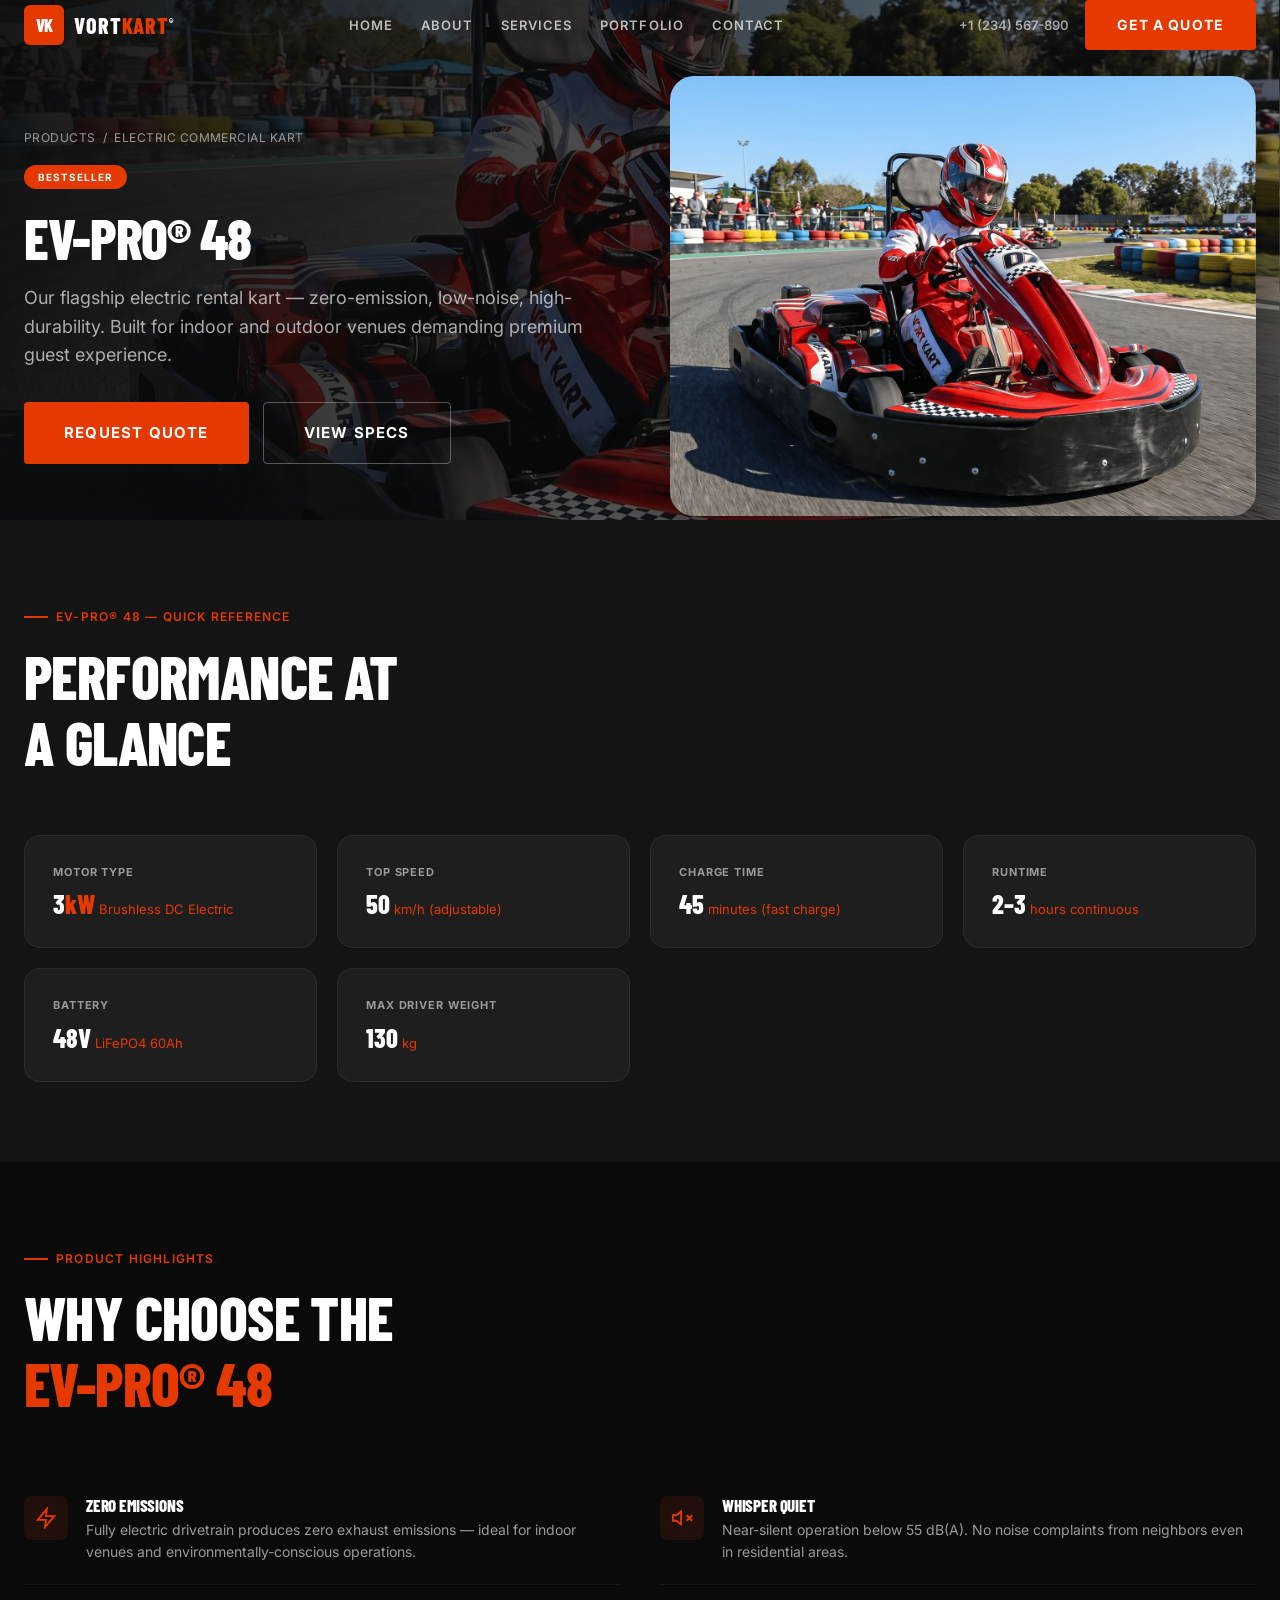
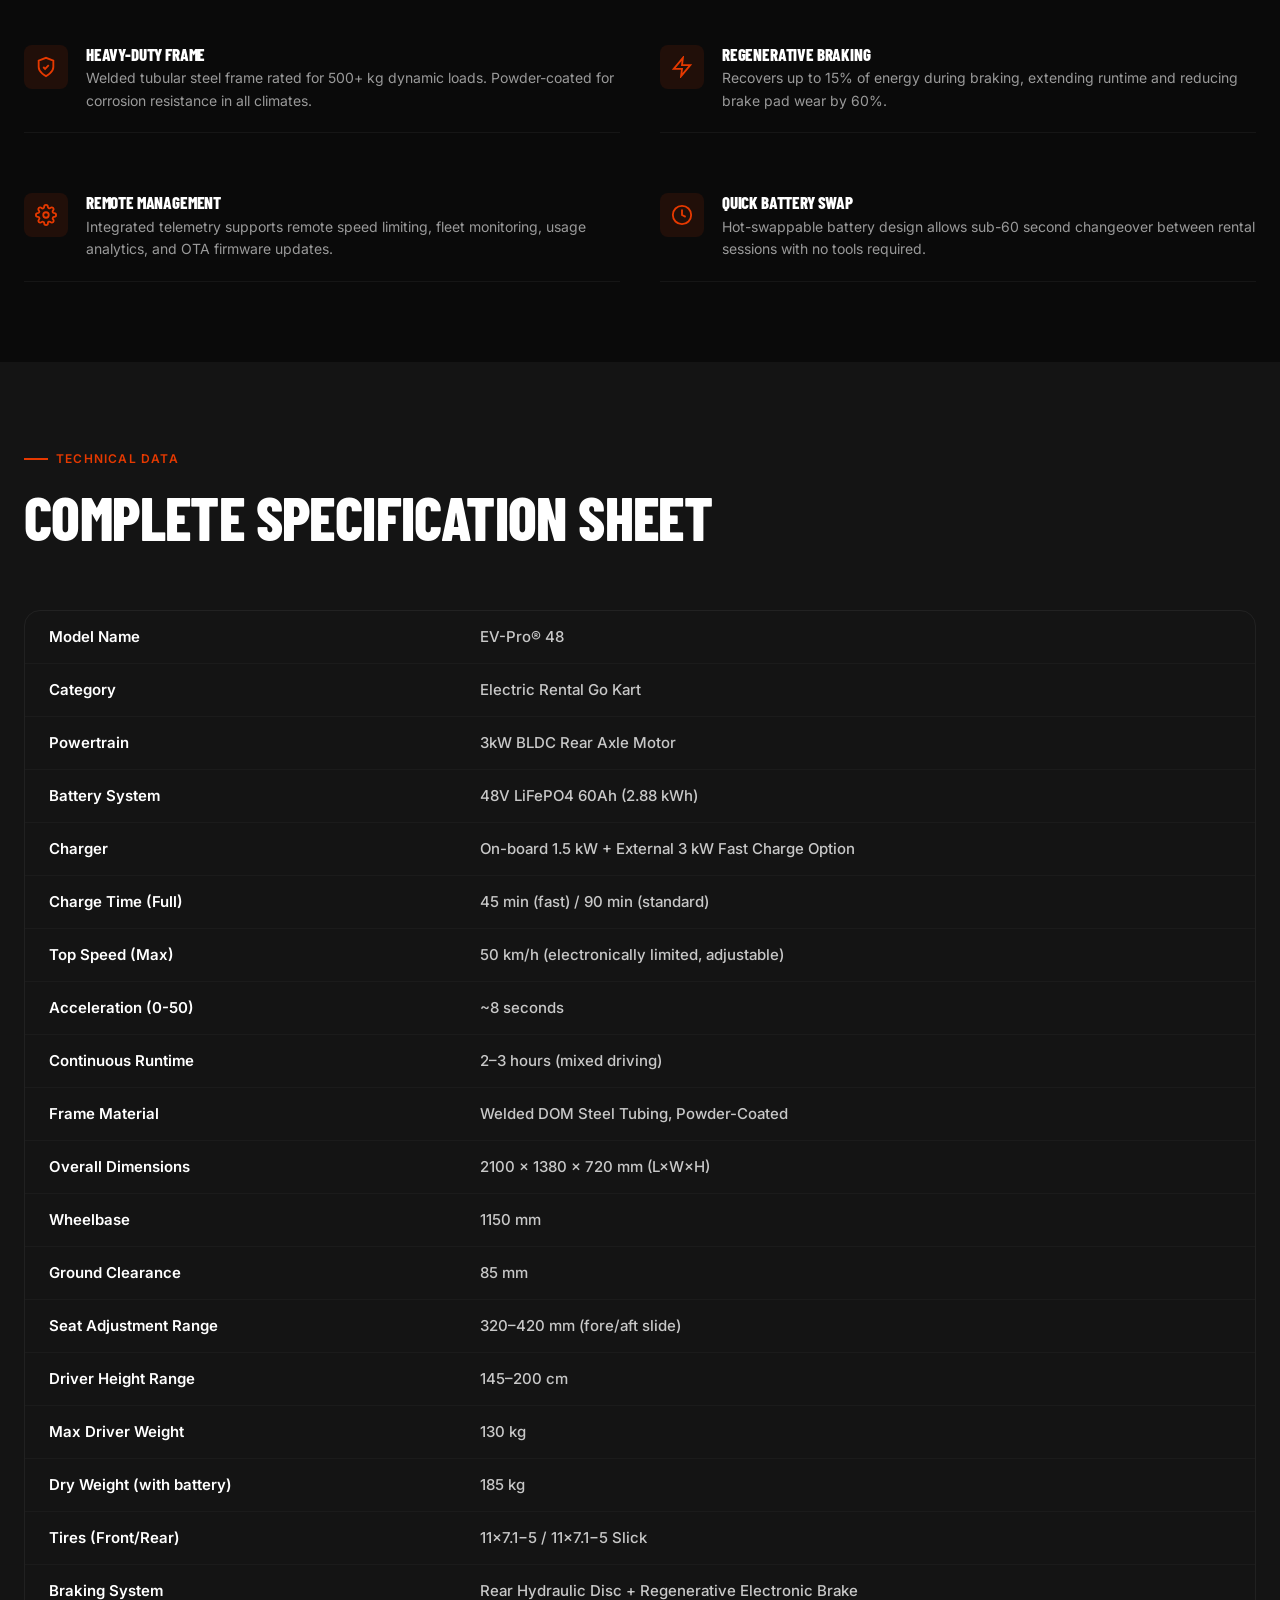
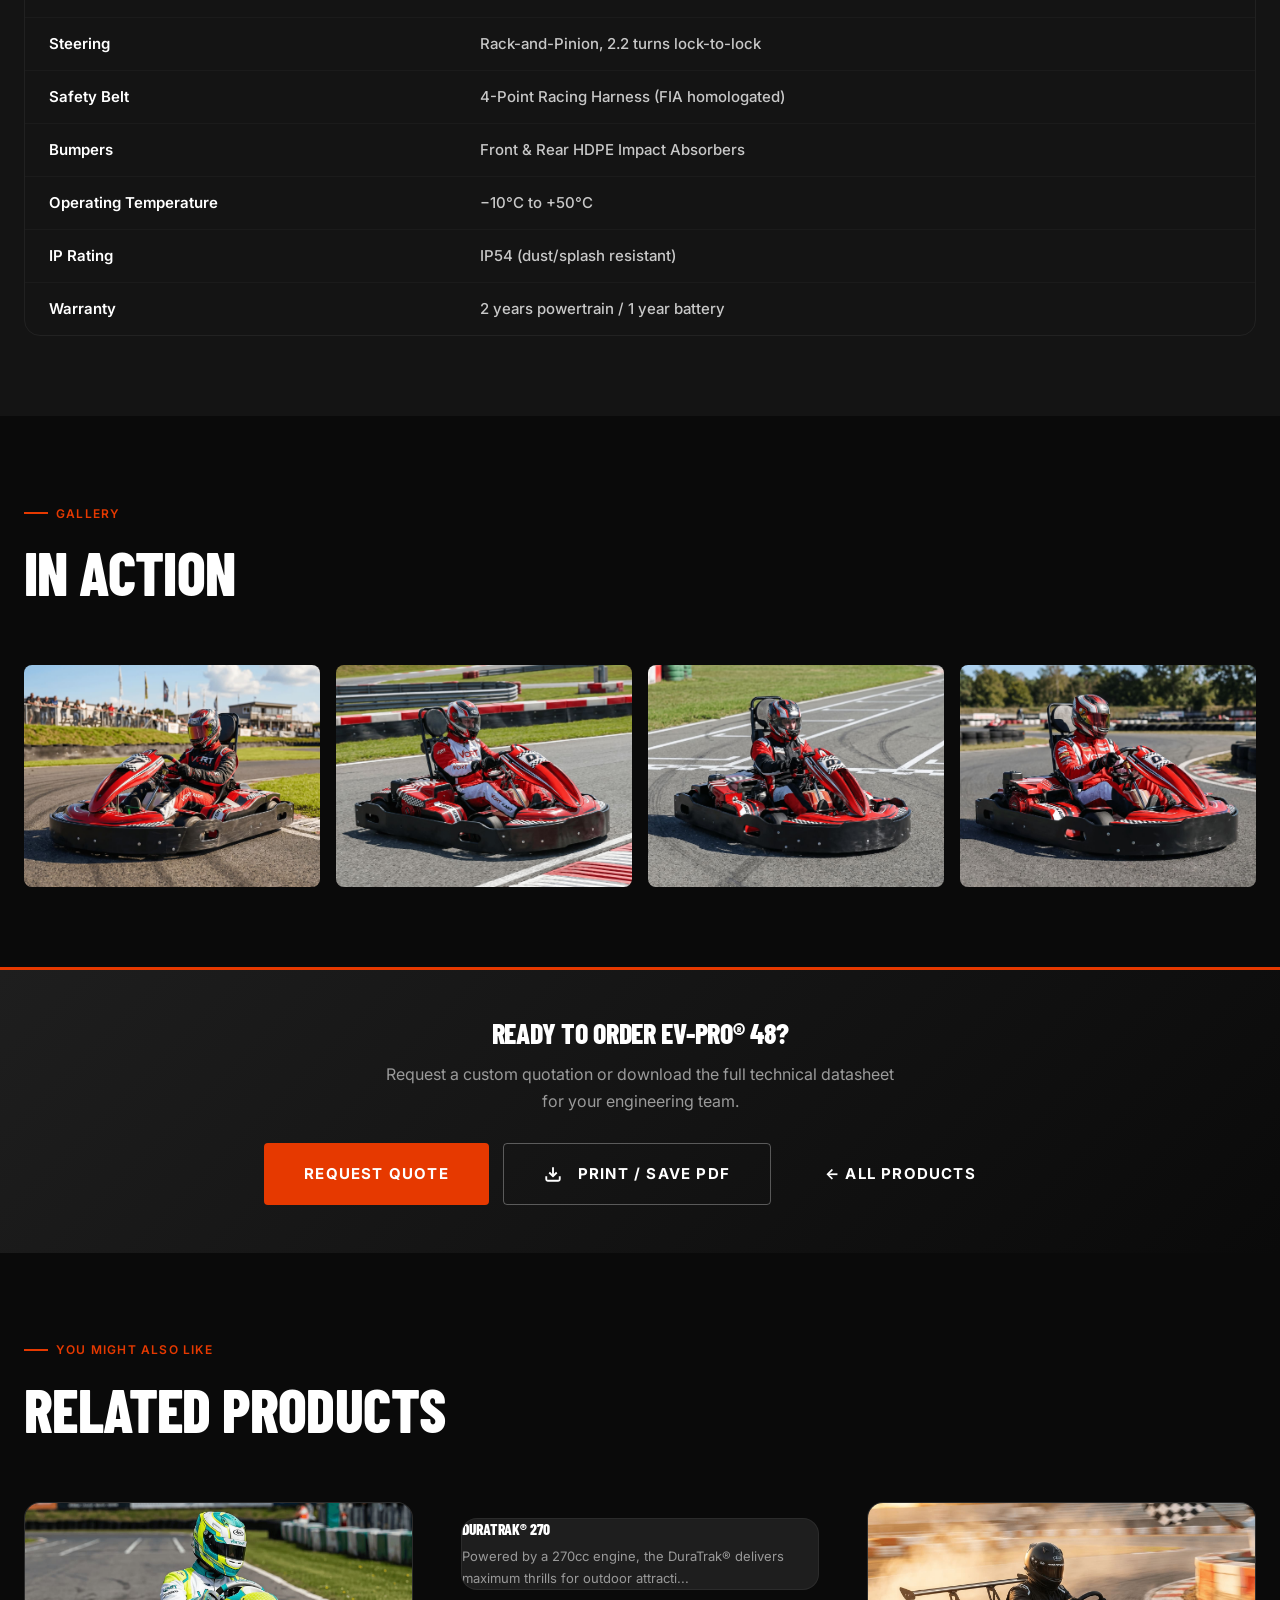
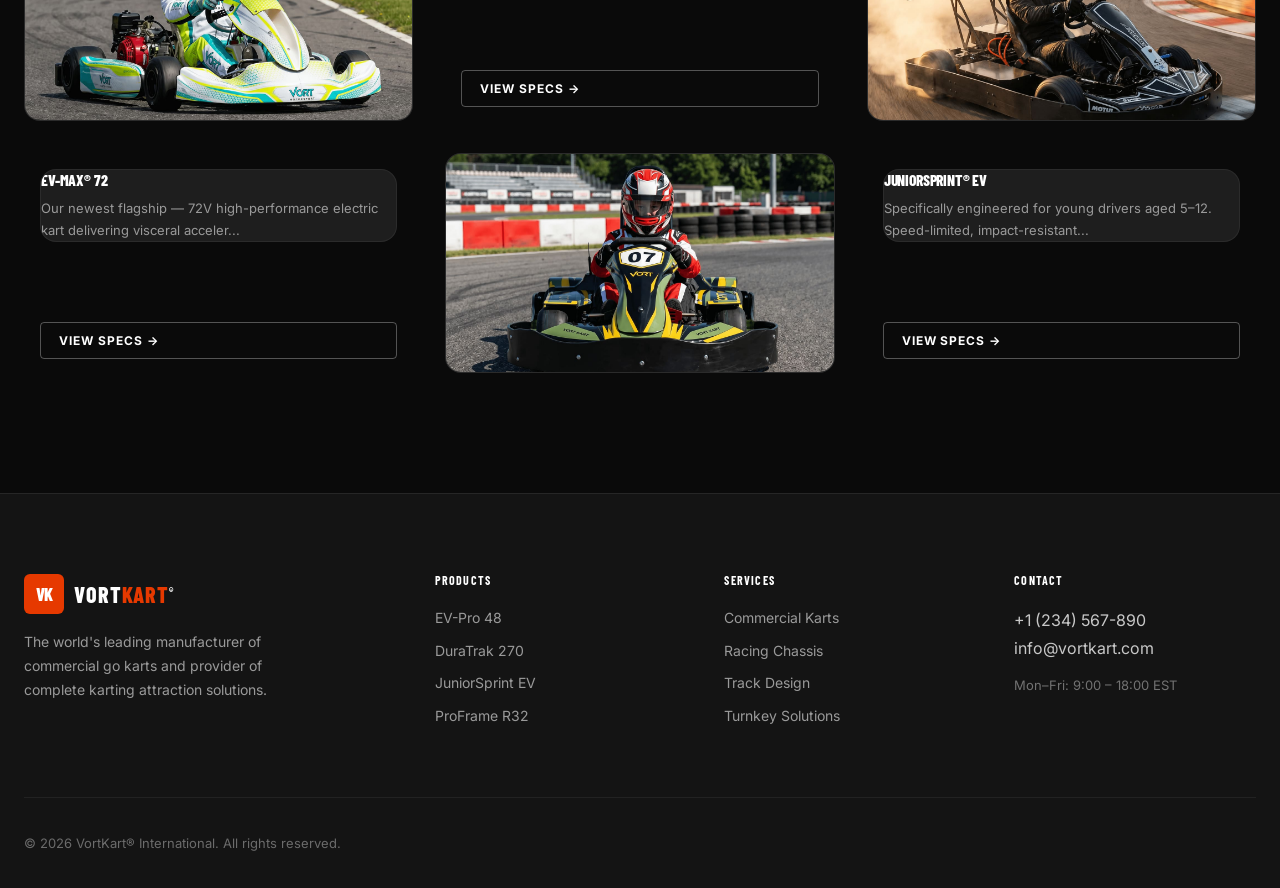
<file: product.html>
<!DOCTYPE html>
<html lang="en">
<head>
  <meta charset="UTF-8" />
  <meta name="viewport" content="width=device-width, initial-scale=1.0" />
  <title>VortKart® | Product Specification Sheet</title>
  <meta name="description" content="Detailed technical specifications, features, and performance data for VortKart® commercial go kart products." />
  <link rel="stylesheet" href="styles.css" />
  <style>
    /* ========================
       PRODUCT DETAIL PAGE
       ======================== */
    .product-detail-hero {
      position: relative; min-height: 520px;
      display: flex; align-items: center;
      overflow: hidden;
      padding-top: var(--nav-height);
      background: var(--dark-2);
    }
    .product-detail-bg {
      position: absolute; inset: 0;
      background-size: cover; background-position: center;
      transition: opacity 0.5s ease;
    }
    .product-detail-overlay {
      position: absolute; inset: 0;
      background: linear-gradient(105deg, rgba(10,10,10,0.95) 0%, rgba(10,10,10,0.7) 50%, rgba(10,10,10,0.4) 100%);
    }
    .product-detail-hero .container {
      display: grid; grid-template-columns: 1fr 1fr; gap: 60px; align-items: center;
      position: relative; z-index: 2;
    }

    .pd-breadcrumb { font-size: 12px; color: var(--gray-3); margin-bottom: 16px; letter-spacing: 0.04em; text-transform: uppercase; }
    .pd-breadcrumb a { color: var(--gray-3); transition: color var(--transition); }
    .pd-breadcrumb a:hover { color: var(--primary); }
    .pd-badge {
      display: inline-block; background: var(--primary); color: var(--white);
      font-size: 10px; font-weight: 700; letter-spacing: 0.1em; text-transform: uppercase;
      padding: 4px 14px; border-radius: 100px; margin-bottom: 20px;
    }
    .pd-title {
      font-family: var(--font-heading); font-size: clamp(36px, 5vw, 56px);
      font-weight: 800; line-height: 1.05; margin-bottom: 16px;
      text-transform: uppercase; letter-spacing: -0.02em;
    }
    .pd-subtitle {
      font-size: 18px; color: rgba(255,255,255,0.65); line-height: 1.6; margin-bottom: 32px;
    }
    .pd-hero-actions { display: flex; gap: 14px; flex-wrap: wrap; }

    /* Hero image area */
    .pd-hero-img-wrap {
      border-radius: var(--radius-xl); overflow: hidden;
      box-shadow: 0 24px 80px rgba(0,0,0,0.5);
    }
    .pd-hero-img-wrap img { width: 100%; height: auto; display: block; aspect-ratio: 4/3; object-fit: cover; }

    /* Spec sheet sections */
    .pd-section { padding: 80px 0; }
    .pd-section:nth-child(even) { background: var(--dark-2); }
    .pd-spec-grid {
      display: grid; grid-template-columns: repeat(auto-fill, minmax(280px, 1fr));
      gap: 20px;
    }
    .pd-spec-card {
      background: var(--dark-3); border: 1px solid rgba(255,255,255,0.06);
      border-radius: var(--radius-lg); padding: 28px;
      transition: var(--transition);
    }
    .pd-spec-card:hover { border-color: rgba(230,57,0,0.25); transform: translateY(-3px); }
    .pd-spec-label {
      font-size: 11px; font-weight: 700; letter-spacing: 0.08em;
      text-transform: uppercase; color: var(--gray-3);
      margin-bottom: 8px;
    }
    .pd-spec-value {
      font-family: var(--font-heading); font-size: 26px; font-weight: 800;
      color: var(--white); line-height: 1.15;
    }
    .pd-spec-value span { color: var(--primary); }
    .pd-spec-unit {
      font-size: 13px; color: var(--gray-3); margin-left: 4px;
      font-weight: 400; font-family: 'Inter', sans-serif;
    }

    /* Features */
    .pd-feature-grid {
      display: grid; grid-template-columns: 1fr 1fr; gap: 40px; align-items: start;
    }
    .pd-feature-item {
      display: flex; gap: 18px; align-items: flex-start; padding: 20px 0;
      border-bottom: 1px solid rgba(255,255,255,0.05);
    }
    .pd-feature-icon {
      width: 44px; height: 44px; min-width: 44px;
      background: rgba(230,57,0,0.1); border-radius: var(--radius-md);
      display: flex; align-items: center; justify-content: center;
    }
    .pd-feature-icon svg { width: 22px; height: 22px; color: var(--primary); }
    .pd-feature-text h4 { font-size: 17px; margin-bottom: 4px; }
    .pd-feature-text p { font-size: 14px; color: var(--gray-3); line-height: 1.6; margin: 0; }

    /* Full specs table */
    .pd-table-wrap { overflow-x: auto; border-radius: var(--radius-lg); border: 1px solid rgba(255,255,255,0.06); }
    .pd-table {
      width: 100%; border-collapse: collapse;
    }
    .pd-table th {
      text-align: left; font-size: 11px; font-weight: 700; letter-spacing: 0.08em;
      text-transform: uppercase; color: var(--gray-3);
      padding: 16px 24px; background: var(--dark-4); border-bottom: 1px solid rgba(255,255,255,0.06);
    }
    .pd-table td {
      padding: 14px 24px; font-size: 15px; color: var(--gray-4);
      border-bottom: 1px solid rgba(255,255,255,0.03);
    }
    .pd-table tr:last-child td { border-bottom: none; }
    .pd-table tr:hover td { background: rgba(230,57,0,0.04); }
    .pd-table td:first-child { font-weight: 600; color: var(--white); width: 35%; }
    .pd-table td:last-child { font-weight: 500; color: var(--gray-4); }

    /* Gallery strip */
    .pd-gallery { display: grid; grid-template-columns: repeat(4, 1fr); gap: 16px; }
    .pd-gallery img {
      width: 100%; aspect-ratio: 4/3; object-fit: cover;
      border-radius: var(--radius-md); cursor: pointer;
      transition: var(--transition);
    }
    .pd-gallery img:hover { transform: scale(1.03); }

    /* CTA bar */
    .pd-cta-bar {
      background: linear-gradient(135deg, var(--dark-3), var(--dark));
      border-top: 3px solid var(--primary);
      padding: 48px 0;
      text-align: center;
    }
    .pd-cta-bar h3 { font-size: 28px; margin-bottom: 12px; }
    .pd-cta-bar p { color: var(--gray-3); max-width: 520px; margin: 0 auto 28px; }
    .pd-cta-buttons { display: flex; gap: 14px; justify-content: center; flex-wrap: wrap; }

    /* Related products */
    .pd-related-card {
      background: var(--dark-3); border: 1px solid rgba(255,255,255,0.06);
      border-radius: var(--radius-lg); overflow: hidden; transition: var(--transition);
      display: flex; flex-direction: column;
    }
    .pd-related-card:hover { border-color: rgba(230,57,0,0.25); transform: translateY(-4px); }
    .pd-related-card img { width: 100%; aspect-ratio: 16/9; object-fit: cover; display: block; flex-shrink: 0; }
    .pd-related-body { padding: 16px 16px 14px; display: flex; flex-direction: column; flex: 1; overflow: hidden; }
    .pd-related-body h4 { font-size: 15.5px; margin-bottom: 6px; line-height: 1.3; white-space: normal; word-break: break-word; overflow-wrap: anywhere; }
    .pd-related-body p { font-size: 13px; color: var(--gray-3); margin-bottom: 14px; }

    /* Responsive handled in global styles.css */
  </style>
  <link rel="canonical" href="https://yaosleven.github.io/vortkart-website/product.html" />
  <meta property="og:title" content="VortKart® | Product Specification Sheet" />
  <meta property="og:description" content="Detailed technical specifications, features, and performance data for VortKart® commercial go kart products." />
  <meta property="og:type" content="product" />
  <meta property="og:url" content="https://yaosleven.github.io/vortkart-website/product.html" />
  <meta property="og:site_name" content="VortKart®" />
  <meta property="og:image" content="https://images.unsplash.com/photo-1558618666-fcd25c85cd64?w=1200<meta name="twitter:card"q=80" />
  <meta name="twitter:card" content="summary_large_image" />
  <meta name="twitter:title" content="VortKart® | Product Specification Sheet" />
  <meta name="twitter:description" content="Detailed technical specifications, features, and performance data for VortKart® commercial go kart products." />
  <script type="application/ld+json">
  {
    "@context": "https://schema.org",
    "@type": "Organization",
    "name": "VortKart International",
    "url": "https://yaosleven.github.io/vortkart-website/",
    "logo": "https://yaosleven.github.io/vortkart-website/images/ev-pro-48/1.jpg",
    "description": "Leading manufacturer of commercial go karts, racing chassis, and turnkey karting solutions.",
    "telephone": "+1-234-567-890",
    "email": "sales@vortkart.com",
    "address": {
      "@type": "PostalAddress",
      "streetAddress": "123 Motorsport Drive",
      "addressLocality": "Karting District",
      "addressRegion": "CA",
      "postalCode": "90001",
      "addressCountry": "US"
    },
    "sameAs": []
  }
  </script>
  <meta name="robots" content="index, follow" />
</head>
<body>

<!-- NAVBAR -->
<nav id="navbar">
  <div class="container">
    <div class="nav-inner">
      <a href="index.html" class="nav-logo" aria-label="VortKart Home">
        <div class="nav-logo-icon">VK</div>
        <div class="nav-logo-text">Vort<span>Kart</span><sup style="font-size:10px;vertical-align:super;">®</sup></div>
      </a>
      <ul class="nav-links" role="navigation" aria-label="Main navigation">
        <li><a href="index.html">Home</a></li>
        <li><a href="about.html">About</a></li>
        <li><a href="services.html">Services</a></li>
        <li><a href="listings.html">Portfolio</a></li>
        <li><a href="contact.html">Contact</a></li>
      </ul>
      <div class="nav-cta">
        <a href="tel:+1234567890" class="nav-phone" aria-label="Call us">+1 (234) 567-890</a>
        <a href="contact.html" class="btn btn-primary">Get a Quote</a>
      </div>
      <button class="nav-toggle" id="navToggle" aria-label="Toggle menu" aria-expanded="false">
        <span></span><span></span><span></span>
      </button>
    </div>
  </div>
</nav>
<div class="mobile-nav" id="mobileNav" role="navigation" aria-label="Mobile navigation">
  <a href="index.html">Home</a>
  <a href="about.html">About</a>
  <a href="services.html">Services</a>
  <a href="listings.html">Portfolio</a>
  <a href="contact.html">Contact</a>
  <a href="contact.html" class="btn btn-primary">Get a Free Quote</a>
</div>

<!-- PRODUCT HERO -->
<section class="product-detail-hero" id="heroSection" aria-label="Product hero section">
  <div class="product-detail-bg" id="pdBg"></div>
  <div class="product-detail-overlay"></div>
  <div class="container" id="pdHeroContent">
    <!-- Filled by JS -->
  </div>
</section>

<!-- KEY SPECS OVERVIEW -->
<section class="pd-section" id="keySpecsSection">
  <div class="container">
    <div class="section-header fade-in">
      <div class="label" id="pdSecLabel">Key Specifications</div>
      <h2>Performance at<br>a Glance</h2>
    </div>
    <div class="pd-spec-grid fade-in delay-1" id="pdKeySpecs"></div>
  </div>
</section>

<!-- FEATURES -->
<section class="pd-section" id="featuresSection">
  <div class="container">
    <div class="section-header fade-in">
      <div class="label">Product Highlights</div>
      <h2>Why Choose the<br><span class="highlight" id="featTitle">EV-Pro 48?</span></h2>
    </div>
    <div class="pd-feature-grid fade-in delay-1" id="pdFeatures"></div>
  </div>
</section>

<!-- FULL SPEC TABLE -->
<section class="pd-section" id="tableSection">
  <div class="container">
    <div class="section-header fade-in">
      <div class="label">Technical Data</div>
      <h2>Complete Specification Sheet</h2>
    </div>
    <div class="fade-in delay-1">
      <div class="pd-table-wrap">
        <table class="pd-table" id="pdSpecTable">
          <!-- Filled by JS -->
        </table>
      </div>
    </div>
  </div>
</section>

<!-- GALLERY STRIP -->
<section class="pd-section" style="background:var(--dark);">
  <div class="container">
    <div class="section-header fade-in">
      <div class="label">Gallery</div>
      <h2>In Action</h2>
    </div>
    <div class="pd-gallery fade-in delay-1" id="pdGallery"></div>
  </div>
</section>

<!-- CTA BAR -->
<div class="pd-cta-bar">
  <div class="container fade-in">
    <h3 id="ctaBarTitle">Ready to Order EV-Pro 48?</h3>
    <p>Request a custom quotation or download the full technical datasheet for your engineering team.</p>
    <div class="pd-cta-buttons">
      <a href="contact.html" class="btn btn-primary btn-lg" id="ctaQuoteBtn">Request Quote</a>
      <a href="#" class="btn btn-outline btn-lg" id="ctaDownloadBtn" onclick="window.print();return false;">
        <svg viewBox="0 0 24 24" fill="none" stroke="currentColor" stroke-width="2.5" aria-hidden="true" style="width:18px;height:18px;vertical-align:-3px;margin-right:6px;"><path d="M21 15v4a2 2 0 01-2 2H5a2 2 0 01-2-2v-4"/><polyline points="7 10 12 15 17 10"/><line x1="12" y1="15" x2="12" y2="3"/></svg>
        Print / Save PDF
      </a>
      <a href="listings.html" class="btn btn-ghost btn-lg" id="ctaBackBtn">&larr; All Products</a>
    </div>
  </div>
</div>

<!-- RELATED PRODUCTS -->
<section class="pd-section" style="padding-bottom:120px;">
  <div class="container">
    <div class="section-header fade-in">
      <div class="label">You Might Also Like</div>
      <h2>Related Products</h2>
    </div>
    <div class="grid-3 fade-in delay-1" id="pdRelated"></div>
  </div>
</section>

<!-- FOOTER -->
<footer>
  <div class="container">
    <div class="footer-top">
      <div class="footer-brand">
        <a href="index.html" class="nav-logo" aria-label="VortKart Home">
          <div class="nav-logo-icon">VK</div>
          <div class="nav-logo-text">Vort<span>Kart</span><sup style="font-size:10px;vertical-align:super;">®</sup></div>
        </a>
        <p>The world's leading manufacturer of commercial go karts and provider of complete karting attraction solutions.</p>
      </div>
      <div class="footer-col">
        <h5>Products</h5>
        <a href="product.html?id=ev-pro-48">EV-Pro 48</a>
        <a href="product.html?id=duratrak-270">DuraTrak 270</a>
        <a href="product.html?id=juniorsprint-ev">JuniorSprint EV</a>
        <a href="product.html?id=proframe-r32">ProFrame R32</a>
      </div>
      <div class="footer-col">
        <h5>Services</h5>
        <a href="services.html#commercial">Commercial Karts</a>
        <a href="services.html#racing">Racing Chassis</a>
        <a href="services.html#track">Track Design</a>
        <a href="services.html#turnkey">Turnkey Solutions</a>
      </div>
      <div class="footer-col">
        <h5>Contact</h5>
        <p>+1 (234) 567-890</p>
        <p>info@vortkart.com</p>
        <p style="margin-top:12px;font-size:13px;color:rgba(255,255,255,0.4);">Mon–Fri: 9:00 – 18:00 EST</p>
      </div>
    </div>
    <div class="footer-bottom">
      <p>&copy; 2026 VortKart&reg; International. All rights reserved.</p>
      <div class="footer-social">
        <a href="#" aria-label="LinkedIn"><svg viewBox="0 0 24 24" fill="none" stroke="currentColor" stroke-width="2" aria-hidden="true"><path d="M16 8a6 6 0 016 6v7h-4v-7a2 2 0 00-2-2 2 2 0 00-2 2v7h-4v-7a6 6 0 016-6z"/><rect x="2" y="9" width="4" height="12"/><circle cx="4" cy="4" r="2"/></svg></a>
        <a href="#" aria-label="YouTube"><svg viewBox="0 0 24 24" fill="none" stroke="currentColor" stroke-width="2" aria-hidden="true"><path d="M22.54 6.42a2.78 2.78 0 00-1.94-2C18.88 4 12 4 12 4s-6.88 0-8.6.46a2.78 2.78 0 00-1.94 2A29 29 0 001 11.75a29 29 0 00.46 5.33A2.78 2.78 0 003.4 19c1.72.46 8.6.46 8.6.46s6.88 0 8.6-.46a2.78 2.78 0 001.94-2 29 29 0 00.46-5.25 29 29 0 00-.46-5.33z"/><polygon points="9.75 15.02 15.5 11.75 9.75 8.48 9.75 15.02"/></svg></a>
        <a href="#" aria-label="Instagram"><svg viewBox="0 0 24 24" fill="none" stroke="currentColor" stroke-width="2" aria-hidden="true"><rect x="2" y="2" width="20" height="20" rx="5"/><path d="M16 11.37A4 4 0 1112.63 8 4 4 0 0116 11.37z"/><line x1="17.51" y1="6.5" x2="17.51" y2="6.5"/></svg></a>
        <a href="#" aria-label="Facebook"><svg viewBox="0 0 24 24" fill="none" stroke="currentColor" stroke-width="2" aria-hidden="true"><path d="M18 2h-3a5 5 0 00-5 5v3H7v4h3v8h4v-8h3l1-4h-4V7a1 1 0 011-1h3z"/></svg></a>
      </div>
    </div>
  </div>
</footer>

<script src="main.js"></script>
<script>
// ============================
// PRODUCT DATA
// ============================
const PRODUCTS = {

  "ev-pro-48": {
    name: "EV-Pro&reg; 48",
    badge: "Bestseller",
    badgeColor: "#E63900",
    subtitle: "Our flagship electric rental kart &mdash; zero-emission, low-noise, high-durability. Built for indoor and outdoor venues demanding premium guest experience.",
    image: "images/ev-pro-48/1.jpg",
    category: "Electric Commercial Kart",
    keySpecs: [
      { label: "Motor Type", value: "3<span>kW</span>", unit: "Brushless DC Electric" },
      { label: "Top Speed", value: "50", unit: "km/h (adjustable)" },
      { label: "Charge Time", value: "45", unit: "minutes (fast charge)" },
      { label: "Runtime", value: "2&ndash;3", unit: "hours continuous" },
      { label: "Battery", value: "48V", unit: "LiFePO4 60Ah" },
      { label: "Max Driver Weight", value: "130", unit: "kg" },
    ],
    features: [
      { icon: "bolt", title: "Zero Emissions", desc: "Fully electric drivetrain produces zero exhaust emissions &mdash; ideal for indoor venues and environmentally-conscious operations." },
      { icon: "volume-x", title: "Whisper Quiet", desc: "Near-silent operation below 55 dB(A). No noise complaints from neighbors even in residential areas." },
      { icon: "shield-check", title: "Heavy-Duty Frame", desc: "Welded tubular steel frame rated for 500+ kg dynamic loads. Powder-coated for corrosion resistance in all climates." },
      { icon: "zap", title: "Regenerative Braking", desc: "Recovers up to 15% of energy during braking, extending runtime and reducing brake pad wear by 60%." },
      { icon: "settings", title: "Remote Management", desc: "Integrated telemetry supports remote speed limiting, fleet monitoring, usage analytics, and OTA firmware updates." },
      { icon: "clock", title: "Quick Battery Swap", desc: "Hot-swappable battery design allows sub-60 second changeover between rental sessions with no tools required." },
    ],
    tableRows: [
      ["Model Name", "EV-Pro&reg; 48"],
      ["Category", "Electric Rental Go Kart"],
      ["Powertrain", "3kW BLDC Rear Axle Motor"],
      ["Battery System", "48V LiFePO4 60Ah (2.88 kWh)"],
      ["Charger", "On-board 1.5 kW + External 3 kW Fast Charge Option"],
      ["Charge Time (Full)", "45 min (fast) / 90 min (standard)"],
      ["Top Speed (Max)", "50 km/h (electronically limited, adjustable)"],
      ["Acceleration (0-50)", "~8 seconds"],
      ["Continuous Runtime", "2&ndash;3 hours (mixed driving)"],
      ["Frame Material", "Welded DOM Steel Tubing, Powder-Coated"],
      ["Overall Dimensions", "2100 &times; 1380 &times; 720 mm (L&times;W&times;H)"],
      ["Wheelbase", "1150 mm"],
      ["Ground Clearance", "85 mm"],
      ["Seat Adjustment Range", "320&ndash;420 mm (fore/aft slide)"],
      ["Driver Height Range", "145&ndash;200 cm"],
      ["Max Driver Weight", "130 kg"],
      ["Dry Weight (with battery)", "185 kg"],
      ["Tires (Front/Rear)", "11&times;7.1&minus;5 / 11&times;7.1&minus;5 Slick"],
      ["Braking System", "Rear Hydraulic Disc + Regenerative Electronic Brake"],
      ["Steering", "Rack-and-Pinion, 2.2 turns lock-to-lock"],
      ["Safety Belt", "4-Point Racing Harness (FIA homologated)"],
      ["Bumpers", "Front & Rear HDPE Impact Absorbers"],
      ["Operating Temperature", "&minus;10&deg;C to +50&deg;C"],
      ["IP Rating", "IP54 (dust/splash resistant)"],
      ["Warranty", "2 years powertrain / 1 year battery"],
    ],
    gallery: [
      "images/ev-pro-48/2.jpg",
      "images/ev-pro-48/3.jpg",
      "images/ev-pro-48/4.jpg",
      "images/ev-pro-48/5.jpg",
    ],
    related: ["duratrak-270", "ev-max-72", "juniorsprint-ev"]
  },

  "duratrak-270": {
    name: "DuraTrak&reg; 270",
    badge: "",
    badgeColor: "#E63900",
    subtitle: "Powered by a 270cc engine, the DuraTrak&reg; delivers maximum thrills for outdoor attractions and high-throughput rental operations demanding raw performance.",
    image: "images/duratrak-270/1.jpg",
    category: "Gas-Powered Commercial Kart",
    keySpecs: [
      { label: "Engine", value: "270cc", unit: "4-Stroke Single Cylinder" },
      { label: "Top Speed", value: "75", unit: "km/h (governed)" },
      { label: "Fuel Tank", value: "3.5", unit: "litres capacity" },
      { label: "Weight", value: "135", unit: "kg (dry)" },
      { label: "Transmission", value: "CVT", unit: "Automatic Centrifugal" },
      { label: "Range per Tank", value: "120+", unit: "km mixed" },
    ],
    features: [
      { icon: "flame", title: "Proven Powerplant", desc: "Reliable Loncin-based 270cc 4-stroke engine with centrifugal clutch. Low maintenance, high torque output across the entire RPM band." },
      { icon: "gauge", title: "Governed Speed Control", desc: "Operator-adjustable speed governor from 30&ndash;75 km/h. Ideal for progressive skill-building programs and safety compliance." },
      { icon: "droplet", title: "Fuel Efficiency", desc: "Industry-leading fuel economy of over 120 km per tankful reduces operational costs and refueling downtime significantly." },
      { icon: "wrench", title: "Tool-Free Service", desc: "All routine maintenance points (oil check, air filter, spark plug) are accessible without tools. Average service time under 15 minutes." },
      { icon: "thermometer", title: "Thermal Protection", desc: "Built-in low-oil pressure sensor and over-temp shutdown prevent engine damage from abuse or neglect." },
      { icon: "wind", title: "Outdoor Optimized", desc: "All-weather sealed ignition system, water-resistant air intake snorkel, and marine-grade exhaust for reliable operation in rain or dust." },
    ],
    tableRows: [
      ["Model Name", "DuraTrak&reg; 270"],
      ["Category", "Gas-Powered Rental Go Kart"],
      ["Engine", "270cc Air-Cooled 4-Stroke, OHV, Single Cylinder"],
      ["Max Power", "7.5 kW @ 7,500 rpm"],
      ["Max Torque", "10.5 Nm @ 5,500 rpm"],
      ["Transmission", "CVT Automatic (Centrifugal Clutch)"],
      ["Final Drive", "Chain #41, 13:54 Ratio"],
      ["Fuel Tank Capacity", "3.5 litres (unleaded 91 RON+)"],
      ["Fuel Consumption", "~2.8 L/100 km (mixed)"],
      ["Range per Tank", "120+ km"],
      ["Top Speed (Governed)", "30&ndash;75 km/h (operator adjustable)"],
      ["Frame Material", "DOM Steel Tubing, E-Coat + Powder Coat"],
      ["Dimensions (L&times;W&times;H)", "2150 &times; 1420 &times; 750 mm"],
      ["Wheelbase", "1180 mm"],
      ["Dry Weight", "135 kg"],
      ["Driver Height Range", "150&ndash;200 cm"],
      ["Brakes", "Hydraulic Rear Disc (200mm) + Mechanical Front Drum"],
      ["Tires", "11&times;7.1&minus;5 Front &amp; Rear Slick"],
      ["Steering", "Rack-and-Pinion, Adjustable Column"],
      ["Safety", "4-Point Harness, Bumpers, Kill Switch"],
      ["Warranty", "2 years engine / 1 year frame"],
    ],
    gallery: [
      "images/duratrak-270/2.jpg",
      "images/ev-pro-48/4.jpg",
      "images/duratrak-270/4.jpg",
      "images/ev-pro-48/3.jpg",
    ],
    related: ["ev-pro-48", "duratrak-160", "proframe-r32"]
  },

  "juniorsprint-ev": {
    name: "JuniorSprint&reg; EV",
    badge: "",
    badgeColor: "#E63900",
    subtitle: "Specifically engineered for young drivers aged 5&ndash;12. Speed-limited, impact-resistant bodywork, and intuitive throttle response make it the safest junior kart on the market.",
    image: "images/juniorsprint-ev/1.jpg",
    category: "Junior Electric Kart",
    keySpecs: [
      { label: "Motor", value: "1.2<span>kW</span>", unit: "Brushless DC" },
      { label: "Max Speed", value: "25", unit: "km/h (limited)" },
      { label: "Age Range", value: "5&ndash;12", unit: "years" },
      { label: "Height Range", value: "110&ndash;150", unit: "cm" },
      { label: "Battery", value: "24V", unit: "LiFePO4 30Ah" },
      { label: "Runtime", value: "2.5+", unit: "hours" },
    ],
    features: [
      { icon: "heart", title: "Child-Safe Design", desc: "Speed electronically capped at 25 km/h. Dual redundant braking system ensures safe stops every time, even under panic conditions." },
      { icon: "ruler", title: "Adjustable Pedals", desc: "3-position pedal adjustment accommodates growing children from age 5 through 12 without needing multiple chassis sizes." },
      { icon: "hard-hat", title: "Impact Protection", desc: "HDPE body panels with energy-absorbing foam core. Rounded edges and enclosed rear axle eliminate pinch and crush hazards." },
      { icon: "smile", title: "Intuitive Controls", desc: "Single pedal accelerator with automatic creep-stop. Steering ratio tuned for small hands. Dashboard shows simple speed/gear indicators only." },
      { icon: "lock", title: "Remote Emergency Stop", desc: "Staff can trigger an instant full stop via RF remote within 100m range. Auto-resets after 5-second safety pause." },
      { icon: "leaf", title: "Eco-Friendly", desc: "Zero fumes means safe for fully-enclosed indoor play areas where gas karts would be prohibited." },
    ],
    tableRows: [
      ["Model Name", "JuniorSprint&reg; EV"],
      ["Category", "Junior Electric Rental Go Kart"],
      ["Target Age", "5&ndash;12 years"],
      ["Motor", "1.2kW Brushless DC, Rear Axle"],
      ["Battery", "24V LiFePO4 30Ah (0.72 kWh)"],
      ["Charge Time", "60 minutes (standard charger)"],
      ["Top Speed", "25 km/h (fixed limit)"],
      ["Acceleration", "Gentle ramp-up (child-friendly)"],
      ["Runtime", "2.5&ndash;3 hours continuous"],
      ["Frame", "Scaled steel tube, powder-coated"],
      ["Dimensions (L&times;W&times;H)", "1650 &times; 980 &times; 520 mm"],
      ["Wheelbase", "900 mm"],
      ["Ground Clearance", "60 mm"],
      ["Dry Weight", "82 kg"],
      ["Driver Height", "110&ndash;150 cm"],
      ["Seat Adjustment", "3 positions (80mm travel)"],
      ["Pedal Adjustment", "3 positions (60mm travel)"],
      ["Braking", "Rear Hydraulic Disc + Electronic Regenerative"],
      ["Belt System", "3-Point Automotive Style (adjustable)"],
      ["Body Panels", "HDPE with foam impact layer"],
      ["Remote Stop", "RF 433 MHz, 100m range"],
      ["Warranty", "2 years / 500 cycles battery"],
    ],
    gallery: [
      "images/ev-pro-48/5.jpg",
      "images/ev-pro-48/2.jpg",
      "images/juniorsprint-ev/4.jpg",
      "images/juniorsprint-ev/5.jpg",
    ],
    related: ["ev-pro-48", "duratrak-160", "ev-max-72"]
  },

  "proframe-r32": {
    name: "ProFrame&reg; R32",
    badge: "Racing",
    badgeColor: "#FFB800",
    subtitle: "CIK/FIA-spec racing chassis for club and national competition. Precision CNC-bent 32mm chrome-moly tubing with competition-optimized geometry.",
    image: "images/proframe-r32/1.jpg",
    category: "Competition Racing Chassis",
    keySpecs: [
      { label: "Tube Size", value: "32<span>mm</span>", unit: "Chrome-Moly 4130" },
      { label: "Weight (Bare)", value: "56", unit: "kg chassis only" },
      { label: "Homologation", value: "CIK/FIA", unit: "Certified" },
      { label: "Wheelbase Range", value: "1010&ndash;1060", unit: "mm adjustable" },
      { label: "Classes", value: "OK / KZ", unit: "X30 Compatible" },
      { label: "Caster/Camber", value: "Full Adj.", unit: "Pillows included" },
    ],
    features: [
      { icon: "award", title: "Competition Homologated", desc: "Full CIK/FIA homologation for OK, KZ, and X30 classes. Race-legal at any national-level event worldwide." },
      { icon: "target", title: "Precision Geometry", desc: "CNC-formed 32mm CrMo tubing with tolerance-controlled welding. Consistent handling from chassis to chassis, batch after batch." },
      { icon: "sliders", title: "Fully Adjustable", desc: "Wheelbase, caster, camber, toe, track width, seat position, pedal box &mdash; everything adjustable without fabrication tools." },
      { icon: "box-select", title: "Stiffness Tunable", desc: "Removable front torsion bars and adjustable rear stiffness struts let you dial grip levels track-by-track, session-by-session." },
      { icon: "activity", title: "Lightweight Construction", desc: "56 kg bare chassis weight. Every gram saved on the frame translates directly into faster lap times." },
      { icon: "package", title: "Complete Kit Available", desc: "Order as rolling chassis or complete race-ready package including wheels, tires, hubs, steering column, and floor pan." },
    ],
    tableRows: [
      ["Model Name", "ProFrame&reg; R32"],
      ["Category", "Racing Chassis (Competition)"],
      ["Homologation", "CIK/FIA Level 2"],
      ["Material", "32mm 4130 Chrome-Moly Seamless Tubing"],
      ["Construction", "TIG-Welded, Heat Stress Relieved"],
      ["Chassis Weight (Bare)", "56 kg"],
      ["Wheelbase (Adjustable)", "1010&ndash;1060 mm (3-step)"],
      ["Rear Track Width", "1050&ndash;1190 mm (adjustable)"],
      ["Front Track Width", "670&ndash;740 mm (adjustable)"],
      ["Caster Angle", "10&deg;&ndash;18&deg; (continuous)"],
      ["Camber", "&plusmn;4&deg; (pillow ball)"],
      ["Rear Width", "50/51 mm (axle options)"],
      ["Compatible Classes", "OK, OK-Junior, KZ2, X30, Rotax DD2"],
      ["Steering Column", "30mm Tapered Rack, Adjustable Height"],
      ["Floor Pan", "Pre-drilled 4130 Aluminum, Adjustable Position"],
      ["Pedal Box", "Floating design, fore/aft &amp; angle adjustable"],
      ["Included Hardware", "Hubs, Wheel Spacers, Steering Shaft, Floor Pan, Body Mount Kit"],
      ["Optional Extras", "Data logger mount, radiator kit, rain setup kit, carbon fiber nosecone"],
      ["Warranty", "1 year manufacturing defect"],
    ],
    gallery: [
      "images/duratrak-270/4.jpg",
      "images/duratrak-270/2.jpg",
      "images/proframe-r32/4.jpg",
      "images/proframe-r32/5.jpg",
    ],
    related: ["ev-pro-48", "duratrak-270", "ev-max-72"]
  },

  "ev-max-72": {
    name: "EV-Max&reg; 72",
    badge: "New 2026",
    badgeColor: "#7c3aed",
    subtitle: "Our newest flagship &mdash; 72V high-performance electric kart delivering visceral acceleration of a gas kart with zero emissions. Designed for premium indoor entertainment centers.",
    image: "images/ev-max-72/1.jpg",
    category: "High-Performance Electric Kart",
    keySpecs: [
      { label: "Motor", value: "5<span>kW</span>", unit: "BLDC Peak Power" },
      { label: "Top Speed", value: "65", unit: "km/h" },
      { label: "0-50 km/h", value: "3.8", unit: "seconds" },
      { label: "Battery", value: "72V", unit: "LiFePO4 84Ah (6 kWh)" },
      { label: "Charge Time", value: "30", unit: "minutes (DC fast)" },
      { label: "Runtime", value: "3+", unit: "hours aggressive" },
    ],
    features: [
      { icon: "rocket", title: "Blazing Acceleration", desc: "0&ndash;50 km/h in just 3.8 seconds &mdash; matches the thrill of a 270cc gas kart but with instant torque delivery unique to electric." },
      { icon: "battery-charging", title: "DC Fast Charge Ready", desc: "Supports CCS Type-2 DC fast charging at up to 7 kW. Recharge from 20% to 80% in just 22 minutes between peak sessions." },
      { icon: "cpu", title: "Smart Traction Control", desc: "Onboard IMU and wheel-speed sensors enable real-time traction control that modulates power delivery corner by corner for optimal grip." },
      { icon: "bar-chart-2", title: "Live Telemetry Display", desc: "Driver-facing LCD shows real-time speed, lap times, G-force, and remaining range. Optional cloud sync for post-session analysis." },
      { icon: "volume-2", title: "Active Sound Synthesis", desc: "Programmable sound system can simulate engine notes for immersive racing feel, or run silent for pure EV experience." },
      { icon: "layers", title: "Modular Architecture", desc: "Battery modules are field-swappable. Upgrade from 72V to future higher-voltage systems without replacing the entire vehicle platform." },
    ],
    tableRows: [
      ["Model Name", "EV-Max&reg; 72"],
      ["Category", "High-Performance Electric Racing/Rental Kart"],
      ["Motor", "5kW BLDC (8kW peak) Mid-Ship Mount"],
      ["Battery", "72V LiFePO4 84Ah (6.05 kWh)"],
      ["Standard Charger", "3.3 kW On-board AC"],
      ["Fast Charge Option", "7 kW DC (CCS Type-2)"],
      ["Charge Time (Fast)", "22 min (20%&rarr;80%)"],
      ["Top Speed", "65 km/h (adjustable)"],
      ["0&ndash;50 km/h", "3.8 seconds"],
      ["Peak Torque", "42 Nm at motor shaft"],
      ["Continuous Runtime", "3+ hours (aggressive driving)"],
      ["Frame", "Space-frame 4130 CrMo, TIG welded"],
      ["Dimensions (L&times;W&times;H)", "2200 &times; 1440 &times; 720 mm"],
      ["Dry Weight", "205 kg (with battery)"],
      ["Driver Weight Limit", "140 kg"],
      ["Brakes", "Dual Hydraulic Disc (Front & Rear) + Regen"],
      ["Tires", "11&times;7.1&minus;5 Slick (Rain option available)"],
      ["Display", "5\" TFT Color LCD with telemetry"],
      ["Sound System", "Programmable Active Audio Synthesis"],
      ["Connectivity", "WiFi + 4G + Bluetooth (telemetry)"],
      ["IP Rating", "IP54"],
      ["Warranty", "3 years powertrain / 2 years battery"],
    ],
    gallery: [
      "images/ev-pro-48/3.jpg",
      "images/ev-pro-48/2.jpg",
      "images/duratrak-270/2.jpg",
      "images/ev-pro-48/5.jpg",
    ],
    related: ["ev-pro-48", "proframe-r32", "duratrak-270"]
  },

  "duratrak-160": {
    name: "DuraTrak&reg; 160",
    badge: "",
    badgeColor: "#E63900",
    subtitle: "Compact gas rental kart with 160cc engine &mdash; perfect for family entertainment centers that want the authentic gas kart experience in a more manageable package.",
    image: "images/duratrak-160/1.jpg",
    category: "Compact Gas Kart",
    keySpecs: [
      { label: "Engine", value: "160cc", unit: "4-Stroke Single Cylinder" },
      { label: "Top Speed", value: "55", unit: "km/h (governed)" },
      { label: "Fuel Tank", value: "2.5", unit: "litres capacity" },
      { label: "Weight", value: "118", unit: "kg (dry)" },
      { label: "Transmission", value: "CVT", unit: "Automatic" },
      { label: "Footprint", value: "Compact", unit: "ideal for FEC spaces" },
    ],
    features: [
      { icon: "move", title: "Compact Footprint", desc: "15% smaller than standard rental karts. Fits tighter tracks and maximizes lane count in constrained venue layouts." },
      { icon: "dollar-sign", title: "Entry-Level Price Point", desc: "Most affordable way to offer authentic gas-kart thrills. Lower acquisition cost means faster ROI for new operators." },
      { icon: "refresh-cw", title: "Shared Parts Platform", desc: "Uses 70% common parts with DuraTrak 270. One parts inventory serves both models, simplifying your maintenance logistics." },
      { icon: "check-circle", title: "Turn-Key Delivery", desc: "Arrives pre-assembled, pre-tested, and fueled. Unpack, do a quick safety check, and put it on the track same day." },
      { icon: "users", title: "Beginner Friendly", desc: "Smooth CVT engagement and gentle throttle response make this the perfect first-time driver experience for family audiences." },
      { icon: "shield", title: "Built Tough", desc: "Same heavy-duty steel frame construction as our larger karts. Just scaled down, not dumbed down." },
    ],
    tableRows: [
      ["Model Name", "DuraTrak&reg; 160"],
      ["Category", "Compact Gas-Powered Rental Kart"],
      ["Engine", "160cc Air-Cooled 4-Stroke, OHV"],
      ["Max Power", "4.5 kW @ 7,000 rpm"],
      ["Transmission", "CVT Automatic (Centrifugal)"],
      ["Final Drive", "Chain #35, 12:48 Ratio"],
      ["Fuel Tank", "2.5 litres (unleaded 91 RON+)"],
      ["Fuel Consumption", "~2.2 L/100 km"],
      ["Range per Tank", "110+ km"],
      ["Top Speed (Governed)", "30&ndash;55 km/h"],
      ["Frame Material", "DOM Steel Tubing, Powder-Coated"],
      ["Dimensions (L&times;W&times;H)", "1900 &times; 1280 &times; 700 mm"],
      ["Wheelbase", "1020 mm"],
      ["Dry Weight", "118 kg"],
      ["Driver Height Range", "145&ndash;190 cm"],
      ["Brakes", "Hydraulic Rear Disc + Mechanical Front"],
      ["Tires", "10&times;4.50&minus;5 Front &amp; Rear"],
      ["Safety", "4-Point Harness, Bumpers, Kill Switch"],
      ["Parts Compatibility", "70% shared with DuraTrak 270"],
      ["Warranty", "2 years engine / 1 year frame"],
    ],
    gallery: [
      "images/ev-pro-48/4.jpg",
      "images/duratrak-270/2.jpg",
      "images/ev-pro-48/5.jpg",
      "images/ev-pro-48/2.jpg",
    ],
    related: ["ev-pro-48", "duratrak-270", "juniorsprint-ev"]
  }

};

// Icon SVG paths map
const ICONS = {
  bolt: '<svg viewBox="0 0 24 24" fill="none" stroke="currentColor" stroke-width="2"><polygon points="13 2 3 14 12 14 11 22 21 10 12 10 13 2"/></svg>',
  'volume-x': '<svg viewBox="0 0 24 24" fill="none" stroke="currentColor" stroke-width="2"><polygon points="11 5 6 9 2 9 2 15 6 15 11 19 11 5"/><line x1="23" y1="9" x2="17" y2="15"/><line x1="17" y1="9" x2="23" y2="15"/></svg>',
  'shield-check': '<svg viewBox="0 0 24 24" fill="none" stroke="currentColor" stroke-width="2"><path d="M12 22s8-4 8-10V5l-8-3-8 3v7c0 6 8 10 8 10z"/><path d="M9 12l2 2 4-4"/></svg>',
  zap: '<svg viewBox="0 0 24 24" fill="none" stroke="currentColor" stroke-width="2"><polygon points="13 2 3 14 12 14 11 22 21 10 12 10 13 2"/></svg>',
  settings: '<svg viewBox="0 0 24 24" fill="none" stroke="currentColor" stroke-width="2"><circle cx="12" cy="12" r="3"/><path d="M19.4 15a1.65 1.65 0 00.33 1.82l.06.06a2 2 0 010 2.83 2 2 0 01-2.83 0l-.06-.06a1.65 1.65 0 00-1.82-.33 1.65 1.65 0 00-1 1.51V21a2 2 0 01-4 0v-.09A1.65 1.65 0 009 19.4a1.65 1.65 0 00-1.82.33l-.06.06a2 2 0 01-2.83 0 2 2 0 010-2.83l.06-.06A1.65 1.65 0 004.68 15a1.65 1.65 0 00-1.51-1H3a2 2 0 010-4h.09A1.65 1.65 0 004.6 9a1.65 1.65 0 00-.33-1.82l-.06-.06a2 2 0 010-2.83 2 2 0 012.83 0l.06.06A1.65 1.65 0 009 4.68a1.65 1.65 0 001-1.51V3a2 2 0 014 0v.09a1.65 1.65 0 001 1.51 1.65 1.65 0 001.82-.33l.06-.06a2 2 0 012.83 0 2 2 0 010 2.83l-.06.06a1.65 1.65 0 00-.33 1.82V9a1.65 1.65 0 001.51 1H21a2 2 0 010 4h-.09a1.65 1.65 0 00-1.51 1z"/></svg>',
  clock: '<svg viewBox="0 0 24 24" fill="none" stroke="currentColor" stroke-width="2"><circle cx="12" cy="12" r="10"/><polyline points="12 6 12 12 16 14"/></svg>',
  flame: '<svg viewBox="0 0 24 24" fill="none" stroke="currentColor" stroke-width="2"><path d="M8.5 14.5A2.5 2.5 0 0011 12c0-1.38-.5-2-1-3-1.072-2.143-.224-4.054 2-6 .5 2.5 2 4.9 4 6.5 2 1.6 3 3.5 3 5.5a7 7 0 11-14 0c0-1.153.433-2.294 1-3a2.5 2.5 0 002.5 2.5z"/></svg>',
  gauge: '<svg viewBox="0 0 24 24" fill="none" stroke="currentColor" stroke-width="2"><path d="M12 22a10 10 0 100-20 10 10 0 000 20z"/><path d="M12 18a6 6 0 100-12 6 6 0 000 12z"/><path d="M12 8v4l2 2"/></svg>',
  droplet: '<svg viewBox="0 0 24 24" fill="none" stroke="currentColor" stroke-width="2"><path d="M12 2.69l5.66 5.66a8 8 0 11-11.31 0L12 2.69z"/></svg>',
  wrench: '<svg viewBox="0 0 24 24" fill="none" stroke="currentColor" stroke-width="2"><path d="M14.7 6.3a1 1 0 000 1.4l1.6 1.6a1 1 0 001.4 0l3.77-3.77a6 6 0 01-7.94 7.94l-6.91 6.91a2.12 2.12 0 01-3-3l6.91-6.91a6 6 0 017.94-7.94l-3.76 3.76z"/></svg>',
  thermometer: '<svg viewBox="0 0 24 24" fill="none" stroke="currentColor" stroke-width="2"><path d="M14 14.76V3.5a2.5 2.5 0 00-5 0v11.26a4.5 4.5 0 105 0z"/></svg>',
  wind: '<svg viewBox="0 0 24 24" fill="none" stroke="currentColor" stroke-width="2"><path d="M9.59 4.59A2 2 0 1111 8H2m10.59 11.41A2 2 0 1014 16H2m15.73-8.27A2.5 2.5 0 1119.5 12H2"/></svg>',
  heart: '<svg viewBox="0 0 24 24" fill="none" stroke="currentColor" stroke-width="2"><path d="M20.84 4.61a5.5 5.5 0 00-7.78 0L12 5.67l-1.06-1.06a5.5 5.5 0 00-7.78 7.78l1.06 1.06L12 21.23l7.78-7.78 1.06-1.06a5.5 5.5 0 000-7.78z"/></svg>',
  ruler: '<svg viewBox="0 0 24 24" fill="none" stroke="currentColor" stroke-width="2"><path d="M21.3 8.7l-8.6-8.6a1 1 0 00-1.4 0l-11 11a1 1 0 000 1.4l8.6 8.6a1 1 0 001.4 0l11-11a1 1 0 000-1.4zM14.5 12l-3-3"/></svg>',
  'hard-hat': '<svg viewBox="0 0 24 24" fill="none" stroke="currentColor" stroke-width="2"><path d="M2 18a10 10 0 0020 0"/><path d="M12 2v4"/><path d="M12 6a10 10 0 0110 10H2A10 10 0 0112 6z"/></svg>',
  smile: '<svg viewBox="0 0 24 24" fill="none" stroke="currentColor" stroke-width="2"><circle cx="12" cy="12" r="10"/><path d="M8 14s1.5 2 4 2 4-2 4-2"/><line x1="9" y1="9" x2="9.01" y2="9"/><line x1="15" y1="9" x2="15.01" y2="9"/></svg>',
  lock: '<svg viewBox="0 0 24 24" fill="none" stroke="currentColor" stroke-width="2"><rect x="3" y="11" width="18" height="11" rx="2" ry="2"/><path d="M7 11V7a5 5 0 0110 0v4"/></svg>',
  leaf: '<svg viewBox="0 0 24 24" fill="none" stroke="currentColor" stroke-width="2"><path d="M11 20A7 7 0 019.8 6.2C15.5 5 17 4.5 19 2c1 2 2 4.5 2 8 0 5.5-4.78 10-10 10Z"/><path d="M2 21c0-3 1.85-5.36 5.08-6C9.5 14.52 12 13 13 12"/></svg>',
  award: '<svg viewBox="0 0 24 24" fill="none" stroke="currentColor" stroke-width="2"><circle cx="12" cy="8" r="7"/><polyline points="8.21 13.89 7 23 12 20 17 23 15.79 13.88"/></svg>',
  target: '<svg viewBox="0 0 24 24" fill="none" stroke="currentColor" stroke-width="2"><circle cx="12" cy="12" r="10"/><circle cx="12" cy="12" r="6"/><circle cx="12" cy="12" r="2"/></svg>',
  sliders: '<svg viewBox="0 0 24 24" fill="none" stroke="currentColor" stroke-width="2"><line x1="4" y1="21" x2="4" y2="14"/><line x1="4" y1="10" x2="4" y2="3"/><line x1="12" y1="21" x2="12" y2="12"/><line x1="12" y1="8" x2="12" y2="3"/><line x1="20" y1="21" x2="20" y2="16"/><line x1="20" y1="12" x2="20" y2="3"/><line x1="1" y1="14" x2="7" y2="14"/><line x1="9" y1="8" x2="15" y2="8"/><line x1="17" y1="16" x2="23" y2="16"/></svg>',
  'box-select': '<svg viewBox="0 0 24 24" fill="none" stroke="currentColor" stroke-width="2"><rect x="3" y="3" width="18" height="18" rx="2"/><rect x="7" y="7" width="3" height="3"/><rect x="14" y="7" width="3" height="3"/><rect x="7" y="14" width="3" height="3"/><rect x="14" y="14" width="3" height="3"/></svg>',
  activity: '<svg viewBox="0 0 24 24" fill="none" stroke="currentColor" stroke-width="2"><polyline points="22 12 18 12 15 21 9 3 6 12 2 12"/></svg>',
  package: '<svg viewBox="0 0 24 24" fill="none" stroke="currentColor" stroke-width="2"><line x1="16.5" y1="9.4" x2="7.5" y2="4.21"/><path d="M21 16V8a2 2 0 00-1-1.73l-7-4a2 2 0 00-2 0l-7 4A2 2 0 003 8v8a2 2 0 001 1.73l7 4a2 2 0 002 0l7-4A2 2 0 0021 16z"/><polyline points="3.27 6.96 12 12.01 20.73 6.96"/><line x1="12" y1="22.08" x2="12" y2="12"/></svg>',
  'battery-charging': '<svg viewBox="0 0 24 24" fill="none" stroke="currentColor" stroke-width="2"><rect x="1" y="6" width="18" height="12" rx="2" ry="2"/><line x1="23" y1="13" x2="23" y2="11"/><polygon points="11 7 8 12 12 12 9 17 14 11 11 11 11 7"/></svg>',
  cpu: '<svg viewBox="0 0 24 24" fill="none" stroke="currentColor" stroke-width="2"><rect x="4" y="4" width="16" height="16" rx="2" ry="2"/><rect x="9" y="9" width="6" height="6"/><line x1="9" y1="1" x2="9" y2="4"/><line x1="15" y1="1" x2="15" y2="4"/><line x1="9" y1="20" x2="9" y2="23"/><line x1="15" y1="20" x2="15" y2="23"/><line x1="20" y1="9" x2="23" y2="9"/><line x1="20" y1="14" x2="23" y2="14"/><line x1="1" y1="9" x2="4" y2="9"/><line x1="1" y1="14" x2="4" y2="14"/></svg>',
  'bar-chart-2': '<svg viewBox="0 0 24 24" fill="none" stroke="currentColor" stroke-width="2"><line x1="18" y1="20" x2="18" y2="10"/><line x1="12" y1="20" x2="12" y2="4"/><line x1="6" y1="20" x2="6" y2="14"/></svg>',
  'volume-2': '<svg viewBox="0 0 24 24" fill="none" stroke="currentColor" stroke-width="2"><polygon points="11 5 6 9 2 9 2 15 6 15 11 19 11 5"/><path d="M19.07 4.93a10 10 0 010 14.14M15.54 8.46a5 5 0 010 7.07"/></svg>',
  layers: '<svg viewBox="0 0 24 24" fill="none" stroke="currentColor" stroke-width="2"><polygon points="12 2 2 7 12 12 22 7 12 2"/><polyline points="2 17 12 22 22 17"/><polyline points="2 12 12 17 22 12"/></svg>',
  move: '<svg viewBox="0 0 24 24" fill="none" stroke="currentColor" stroke-width="2"><polyline points="5 9 2 12 5 15"/><polyline points="9 5 12 2 15 5"/><polyline points="15 19 12 22 9 19"/><polyline points="19 9 22 12 19 15"/><line x1="2" y1="12" x2="22" y2="12"/><line x1="12" y1="2" x2="12" y2="22"/></svg>',
  'dollar-sign': '<svg viewBox="0 0 24 24" fill="none" stroke="currentColor" stroke-width="2"><line x1="12" y1="1" x2="12" y2="23"/><path d="M17 5H9.5a3.5 3.5 0 000 7h5a3.5 3.5 0 010 7H6"/></svg>',
  'refresh-cw': '<svg viewBox="0 0 24 24" fill="none" stroke="currentColor" stroke-width="2"><polyline points="23 4 23 10 17 10"/><polyline points="1 20 1 14 7 14"/><path d="M3.51 9a9 9 0 0114.85-3.36L23 10M1 14l4.64 4.36A9 9 0 0020.49 15"/></svg>',
  'check-circle': '<svg viewBox="0 0 24 24" fill="none" stroke="currentColor" stroke-width="2"><path d="M22 11.08V12a10 10 0 11-5.93-9.14"/><polyline points="22 4 12 14.01 9 11.01"/></svg>',
  users: '<svg viewBox="0 0 24 24" fill="none" stroke="currentColor" stroke-width="2"><path d="M17 21v-2a4 4 0 00-4-4H5a4 4 0 00-4 4v2"/><circle cx="9" cy="7" r="4"/><path d="M23 21v-2a4 4 0 00-3-3.87M16 3.13a4 4 0 010 7.75"/></svg>',
  shield: '<svg viewBox="0 0 24 24" fill="none" stroke="currentColor" stroke-width="2"><path d="M12 22s8-4 8-10V5l-8-3-8 3v7c0 6 8 10 8 10z"/></svg>'
};

// ============================
// RENDER LOGIC
// ============================
(function () {
  const params = new URLSearchParams(window.location.search);
  const id = params.get("id") || "ev-pro-48";
  const product = PRODUCTS[id];

  if (!product) {
    document.getElementById("pdHeroContent").innerHTML =
      '<div style="text-align:center;padding:80px 0;"><h2>Product Not Found</h2><p style="color:var(--gray-3)">The product you\'re looking for doesn\'t exist.<br><br><a href="listings.html" class="btn btn-primary">&larr; View All Products</a></p></div>';
    return;
  }

  // Update page title
  document.title = `VortKart\u00AE | ${product.name.replace(/&reg;/g, "\u00AE")} \u2014 Full Specification Sheet`;

  // ---- Hero ----
  document.getElementById("pdBg").style.backgroundImage = `url('${product.image}')`;
  document.getElementById("pdHeroContent").innerHTML = `
    <div>
      <div class="pd-breadcrumb"><a href="listings.html">Products</a> &nbsp;/&nbsp; ${product.category}</div>
      ${product.badge ? `<div class="pd-badge" style="${product.badgeColor !== '#E63900' ? 'background:' + product.badgeColor : ''}">${product.badge}</div>` : ''}
      <h1 class="pd-title">${product.name}</h1>
      <p class="pd-subtitle">${product.subtitle}</p>
      <div class="pd-hero-actions">
        <a href="contact.html?model=${encodeURIComponent(id)}" class="btn btn-primary btn-lg">Request Quote</a>
        <a href="#tableSection" class="btn btn-outline btn-lg">View Specs</a>
      </div>
    </div>
    <div class="pd-hero-img-wrap">
      <img src="${product.image}" alt="${product.name} main product shot" />
    </div>
  `;

  // ---- Key Specs ----
  document.getElementById("pdSecLabel").textContent = `${product.name.replace(/&reg;/g, '\u00AE')} — Quick Reference`;
  document.getElementById("pdKeySpecs").innerHTML = product.keySpecs.map(s => `
    <div class="pd-spec-card">
      <div class="pd-spec-label">${s.label}</div>
      <div class="pd-spec-value">${s.value}<span class="pd-spec-unit">${s.unit}</span></div>
    </div>
  `).join("");

  // ---- Features ----
  document.getElementById("featTitle").textContent = product.name.replace(/&reg;/g, '\u00AE');
  document.getElementById("pdFeatures").innerHTML = product.features.map(f => `
    <div class="pd-feature-item">
      <div class="pd-feature-icon">${ICONS[f.icon] || ICONS.bolt}</div>
      <div class="pd-feature-text">
        <h4>${f.title}</h4>
        <p>${f.desc}</p>
      </div>
    </div>
  `).join("");

  // ---- Full Spec Table ----
  document.getElementById("pdSpecTable").innerHTML = product.tableRows.map(row => `
    <tr><td>${row[0]}</td><td>${row[1]}</td></tr>
  `).join("");

  // ---- Gallery ----
  document.getElementById("pdGallery").innerHTML = product.gallery.map(src => `
    <img src="${src}" alt="${product.name} gallery photo" loading="lazy" />
  `).join("");

  // ---- CTA Bar ----
  document.getElementById("ctaBarTitle").textContent = `Ready to Order ${product.name.replace(/&reg;/g, '\u00AE')}?`;

  // ---- Related Products ----
  document.getElementById("pdRelated").innerHTML = product.related.map(rid => {
    const rp = PRODUCTS[rid];
    if (!rp) return '';
    return `
      <a href="product.html?id=${rid}" class="pd-related-card" style="text-decoration:none;color:inherit;">
        <img src="${rp.image}" alt="${rp.name}" loading="lazy" />
        <div class="pd-related-body">
          <h4>${rp.name}</h4>
          <p style="margin:0;">${rp.subtitle.substring(0, 90)}...</p>
          <a href="product.html?id=${rid}" class="btn btn-outline" style="margin-top:auto;padding:8px 18px;font-size:12px;">View Specs &rarr;</a>
        </div>
      </a>`;
  }).join("");

})();
</script>
</body>
</html>
</file>
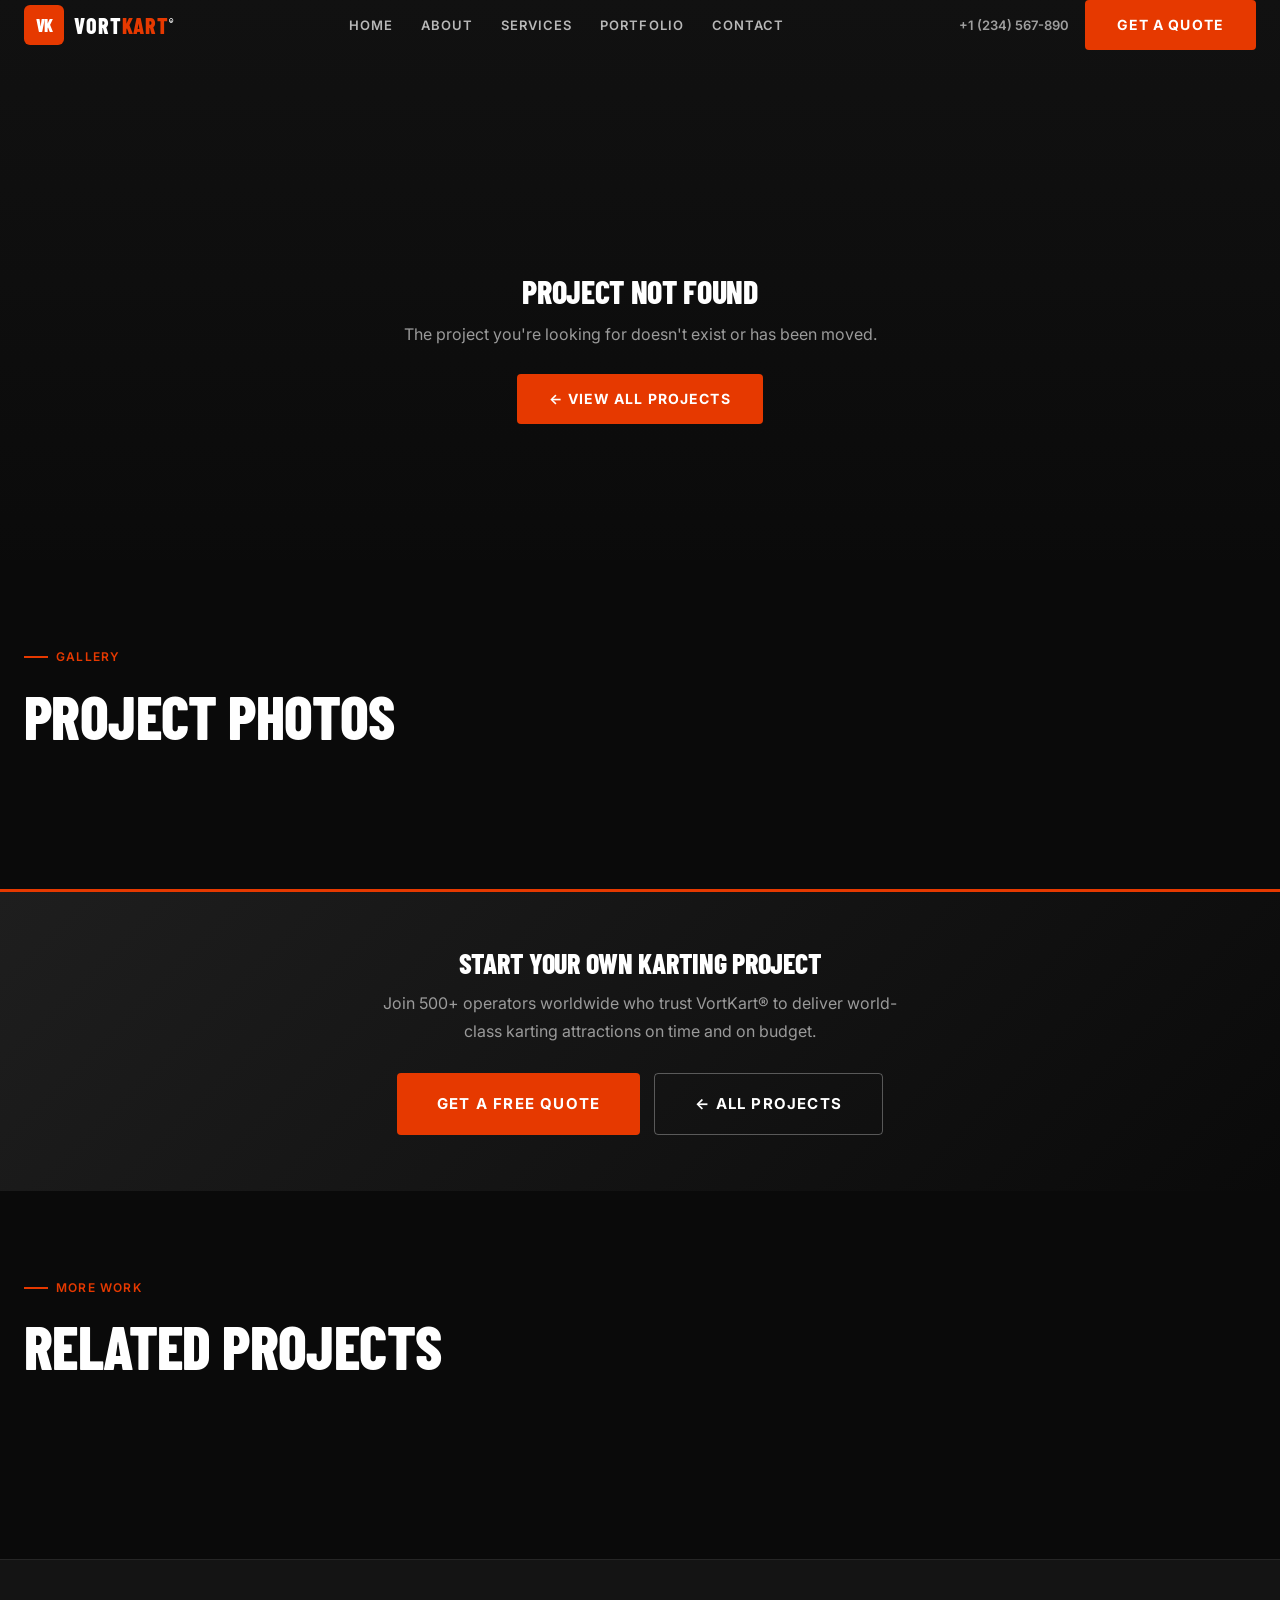
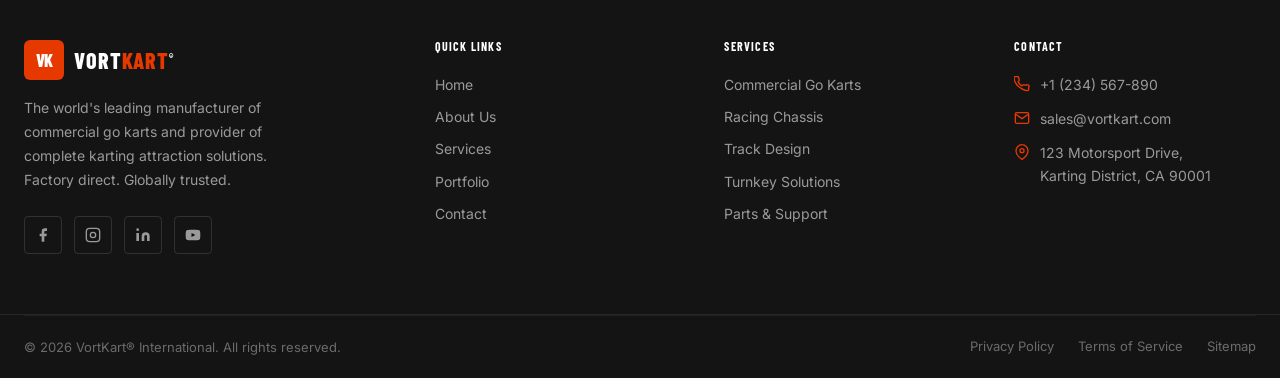
<file: project.html>
<!DOCTYPE html>
<html lang="en">
<head>
  <meta charset="UTF-8" />
  <meta name="viewport" content="width=device-width, initial-scale=1.0" />
  <title>VortKart&reg; | Project Portfolio</title>
  <meta name="description" content="Explore VortKart&reg; completed karting projects — track design, fleet deployment, turnkey installations, and client success stories worldwide." />
  <link rel="stylesheet" href="styles.css" />
  <style>
    /* ========================
       PROJECT DETAIL PAGE
       ======================== */
    .project-hero {
      position: relative; min-height: 560px;
      display: flex; align-items: flex-end;
      overflow: hidden;
      padding-top: var(--nav-height);
      background: var(--dark-2);
    }
    .project-hero-bg {
      position: absolute; inset: 0;
      background-size: cover; background-position: center;
      transition: opacity 0.5s ease;
    }
    .project-hero-overlay {
      position: absolute; inset: 0;
      background: linear-gradient(0deg, rgba(10,10,10,0.95) 0%, rgba(10,10,10,0.6) 50%, rgba(10,10,10,0.3) 100%);
    }
    .project-hero .container {
      position: relative; z-index: 2;
      padding-bottom: 56px;
    }
    .pr-breadcrumb {
      font-size: 12px; color: var(--gray-3); margin-bottom: 16px;
      letter-spacing: 0.04em; text-transform: uppercase;
      display: flex; align-items: center; gap: 8px;
    }
    .pr-breadcrumb a { color: var(--gray-3); transition: color var(--transition); }
    .pr-breadcrumb a:hover { color: var(--primary); }
    .pr-meta-row {
      display: flex; align-items: center; gap: 14px; flex-wrap: wrap; margin-bottom: 18px;
    }
    .pr-category-badge {
      display: inline-block; background: var(--primary); color: var(--white);
      font-size: 10px; font-weight: 700; letter-spacing: 0.1em; text-transform: uppercase;
      padding: 5px 16px; border-radius: 100px;
    }
    .pr-location {
      display: flex; align-items: center; gap: 6px;
      font-size: 14px; color: var(--gray-4);
    }
    .pr-location svg { width: 16px; height: 16px; color: var(--primary); }
    .pr-title {
      font-family: var(--font-heading); font-size: clamp(32px, 5vw, 54px);
      font-weight: 800; line-height: 1.05; margin-bottom: 16px;
      text-transform: uppercase; letter-spacing: -0.02em;
    }
    .pr-subtitle {
      font-size: 17px; color: rgba(255,255,255,0.65); line-height: 1.6;
      max-width: 680px; margin-bottom: 28px;
    }
    .pr-hero-stats {
      display: flex; gap: 36px; flex-wrap: wrap;
      padding-top: 28px; border-top: 1px solid rgba(255,255,255,0.1);
    }
    .pr-hero-stat .num {
      font-family: var(--font-heading); font-size: 32px; font-weight: 800;
      color: var(--primary); line-height: 1;
    }
    .pr-hero-stat .lbl {
      font-size: 12px; color: var(--gray-3); margin-top: 6px;
      letter-spacing: 0.06em; text-transform: uppercase;
    }

    /* Sections */
    .pr-section { padding: 80px 0; }
    .pr-section:nth-child(even) { background: var(--dark-2); }

    /* Overview layout */
    .pr-overview-grid {
      display: grid; grid-template-columns: 1.6fr 1fr; gap: 56px; align-items: start;
    }
    .pr-overview-text h3 {
      font-size: 26px; margin-bottom: 20px;
    }
    .pr-overview-text p {
      font-size: 16px; color: var(--gray-4); line-height: 1.8; margin-bottom: 18px;
    }

    /* Project facts card */
    .pr-facts-card {
      background: var(--dark-3); border: 1px solid rgba(255,255,255,0.07);
      border-radius: var(--radius-lg); padding: 32px;
      position: sticky; top: 100px;
    }
    .pr-facts-card h4 {
      font-size: 14px; font-weight: 700; letter-spacing: 0.08em;
      text-transform: uppercase; color: var(--gray-3); margin-bottom: 20px;
      padding-bottom: 16px; border-bottom: 1px solid rgba(255,255,255,0.06);
    }
    .pr-fact-row {
      display: flex; justify-content: space-between; align-items: flex-start;
      padding: 12px 0; border-bottom: 1px solid rgba(255,255,255,0.04);
    }
    .pr-fact-row:last-child { border-bottom: none; }
    .pr-fact-label { font-size: 13px; color: var(--gray-3); }
    .pr-fact-value { font-size: 14px; font-weight: 600; color: var(--white); text-align: right; }

    /* Scope grid */
    .pr-scope-grid {
      display: grid; grid-template-columns: repeat(auto-fill, minmax(300px, 1fr));
      gap: 20px;
    }
    .pr-scope-card {
      background: var(--dark-3); border: 1px solid rgba(255,255,255,0.06);
      border-radius: var(--radius-lg); padding: 28px;
      transition: var(--transition);
    }
    .pr-scope-card:hover { border-color: rgba(230,57,0,0.25); transform: translateY(-3px); }
    .pr-scope-icon {
      width: 48px; height: 48px; min-width: 48px;
      background: rgba(230,57,0,0.1); border-radius: var(--radius-md);
      display: flex; align-items: center; justify-content: center;
      margin-bottom: 18px;
    }
    .pr-scope-icon svg { width: 24px; height: 24px; color: var(--primary); }
    .pr-scope-card h4 { font-size: 17px; margin-bottom: 8px; }
    .pr-scope-card p { font-size: 14px; color: var(--gray-3); line-height: 1.6; margin: 0; }

    /* Fleet table */
    .pr-fleet-table-wrap {
      overflow-x: auto; border-radius: var(--radius-lg); border: 1px solid rgba(255,255,255,0.06);
    }
    .pr-fleet-table { width: 100%; border-collapse: collapse; }
    .pr-fleet-table th {
      text-align: left; font-size: 11px; font-weight: 700; letter-spacing: 0.08em;
      text-transform: uppercase; color: var(--gray-3);
      padding: 16px 24px; background: var(--dark-4); border-bottom: 1px solid rgba(255,255,255,0.06);
    }
    .pr-fleet-table td {
      padding: 16px 24px; font-size: 15px; color: var(--gray-4);
      border-bottom: 1px solid rgba(255,255,255,0.03);
    }
    .pr-fleet-table tr:last-child td { border-bottom: none; }
    .pr-fleet-table tr:hover td { background: rgba(230,57,0,0.04); }
    .pr-fleet-table td:first-child { font-weight: 600; color: var(--white); }
    .pr-fleet-table .qty { color: var(--primary); font-weight: 700; }

    /* Timeline */
    .pr-timeline {
      position: relative; padding-left: 40px;
    }
    .pr-timeline::before {
      content: ''; position: absolute; left: 14px; top: 0; bottom: 0;
      width: 2px; background: rgba(230,57,0,0.2);
    }
    .pr-timeline-item {
      position: relative; padding-bottom: 36px;
    }
    .pr-timeline-item:last-child { padding-bottom: 0; }
    .pr-timeline-dot {
      position: absolute; left: -33px; top: 4px;
      width: 14px; height: 14px; border-radius: 50%;
      background: var(--primary); border: 3px solid var(--dark);
      box-shadow: 0 0 0 2px rgba(230,57,0,0.3);
    }
    .pr-timeline-date {
      font-size: 11px; font-weight: 700; letter-spacing: 0.08em;
      text-transform: uppercase; color: var(--primary); margin-bottom: 6px;
    }
    .pr-timeline-item h4 { font-size: 17px; margin-bottom: 6px; }
    .pr-timeline-item p { font-size: 14px; color: var(--gray-3); line-height: 1.6; margin: 0; }

    /* Gallery */
    .pr-gallery { display: grid; grid-template-columns: repeat(3, 1fr); gap: 16px; }
    .pr-gallery img {
      width: 100%; aspect-ratio: 4/3; object-fit: cover;
      border-radius: var(--radius-md); cursor: pointer;
      transition: var(--transition);
    }
    .pr-gallery img:hover { transform: scale(1.03); }

    /* Testimonial */
    .pr-testimonial {
      background: var(--dark-3); border: 1px solid rgba(255,255,255,0.06);
      border-radius: var(--radius-xl); padding: 48px;
      position: relative; overflow: hidden;
    }
    .pr-testimonial::before {
      content: '"'; position: absolute; top: -20px; left: 32px;
      font-family: var(--font-heading); font-size: 140px; font-weight: 800;
      color: rgba(230,57,0,0.08); line-height: 1;
    }
    .pr-testimonial-text {
      font-size: 20px; line-height: 1.7; color: var(--white);
      font-style: italic; position: relative; z-index: 2; margin-bottom: 28px;
    }
    .pr-testimonial-author {
      display: flex; align-items: center; gap: 16px;
    }
    .pr-testimonial-avatar {
      width: 52px; height: 52px; border-radius: 50%;
      background: var(--primary); color: var(--white);
      display: flex; align-items: center; justify-content: center;
      font-family: var(--font-heading); font-size: 20px; font-weight: 800;
      flex-shrink: 0;
    }
    .pr-testimonial-name { font-size: 16px; font-weight: 700; color: var(--white); }
    .pr-testimonial-role { font-size: 13px; color: var(--gray-3); margin-top: 2px; }

    /* CTA bar */
    .pr-cta-bar {
      background: linear-gradient(135deg, var(--dark-3), var(--dark));
      border-top: 3px solid var(--primary);
      padding: 56px 0; text-align: center;
    }
    .pr-cta-bar h3 { font-size: 28px; margin-bottom: 12px; }
    .pr-cta-bar p { color: var(--gray-3); max-width: 520px; margin: 0 auto 28px; }
    .pr-cta-buttons { display: flex; gap: 14px; justify-content: center; flex-wrap: wrap; }

    /* Related projects */
    .pr-related-card {
      background: var(--dark-3); border: 1px solid rgba(255,255,255,0.06);
      border-radius: var(--radius-lg); overflow: hidden; transition: var(--transition);
      display: block; text-decoration: none;
    }
    .pr-related-card:hover { border-color: rgba(230,57,0,0.25); transform: translateY(-4px); }
    .pr-related-card img { width: 100%; aspect-ratio: 16/9; object-fit: cover; }
    .pr-related-body { padding: 22px; }
    .pr-related-body h4 { font-size: 18px; margin-bottom: 6px; }
    .pr-related-body p { font-size: 13px; color: var(--gray-3); margin-bottom: 14px; }

    /* Responsive handled in global styles.css */
  </style>
  <link rel="canonical" href="https://yaosleven.github.io/vortkart-website/project.html" />
  <meta property="og:title" content="VortKart® | Project Portfolio" />
  <meta property="og:description" content="Explore VortKart® completed karting projects — track design, fleet deployment, turnkey installations, and client success stories worldwide." />
  <meta property="og:type" content="article" />
  <meta property="og:url" content="https://yaosleven.github.io/vortkart-website/project.html" />
  <meta property="og:site_name" content="VortKart®" />
  <meta property="og:image" content="https://images.unsplash.com/photo-1558618666-fcd25c85cd64?w=1200<meta name="twitter:card"q=80" />
  <meta name="twitter:card" content="summary_large_image" />
  <meta name="twitter:title" content="VortKart® | Project Portfolio" />
  <meta name="twitter:description" content="Explore VortKart® completed karting projects — track design, fleet deployment, turnkey installations, and client success stories worldwide." />
  <script type="application/ld+json">
  {
    "@context": "https://schema.org",
    "@type": "Organization",
    "name": "VortKart International",
    "url": "https://yaosleven.github.io/vortkart-website/",
    "logo": "https://yaosleven.github.io/vortkart-website/images/ev-pro-48/1.jpg",
    "description": "Leading manufacturer of commercial go karts, racing chassis, and turnkey karting solutions.",
    "telephone": "+1-234-567-890",
    "email": "sales@vortkart.com",
    "address": {
      "@type": "PostalAddress",
      "streetAddress": "123 Motorsport Drive",
      "addressLocality": "Karting District",
      "addressRegion": "CA",
      "postalCode": "90001",
      "addressCountry": "US"
    },
    "sameAs": []
  }
  </script>
  <meta name="robots" content="index, follow" />
</head>
<body>

<!-- NAVBAR -->
<nav id="navbar">
  <div class="container">
    <div class="nav-inner">
      <a href="index.html" class="nav-logo" aria-label="VortKart Home">
        <div class="nav-logo-icon">VK</div>
        <div class="nav-logo-text">Vort<span>Kart</span><sup style="font-size:10px;vertical-align:super;">&reg;</sup></div>
      </a>
      <ul class="nav-links" role="navigation" aria-label="Main navigation">
        <li><a href="index.html">Home</a></li>
        <li><a href="about.html">About</a></li>
        <li><a href="services.html">Services</a></li>
        <li><a href="listings.html">Portfolio</a></li>
        <li><a href="contact.html">Contact</a></li>
      </ul>
      <div class="nav-cta">
        <a href="tel:+1234567890" class="nav-phone" aria-label="Call us">+1 (234) 567-890</a>
        <a href="contact.html" class="btn btn-primary">Get a Quote</a>
      </div>
      <button class="nav-toggle" id="navToggle" aria-label="Toggle menu" aria-expanded="false">
        <span></span><span></span><span></span>
      </button>
    </div>
  </div>
</nav>
<div class="mobile-nav" id="mobileNav" role="navigation" aria-label="Mobile navigation">
  <a href="index.html">Home</a>
  <a href="about.html">About</a>
  <a href="services.html">Services</a>
  <a href="listings.html">Portfolio</a>
  <a href="contact.html">Contact</a>
  <a href="contact.html" class="btn btn-primary">Get a Free Quote</a>
</div>

<!-- PROJECT HERO -->
<section class="project-hero" id="heroSection" aria-label="Project hero section">
  <div class="project-hero-bg" id="prBg"></div>
  <div class="project-hero-overlay"></div>
  <div class="container" id="prHeroContent">
    <!-- Filled by JS -->
  </div>
</section>

<!-- OVERVIEW -->
<section class="pr-section" id="overviewSection">
  <div class="container">
    <div class="pr-overview-grid">
      <div class="pr-overview-text fade-in">
        <div class="label">Project Overview</div>
        <h3 id="prOverviewTitle">About This Project</h3>
        <div id="prOverviewBody"></div>
      </div>
      <div class="fade-in delay-1">
        <div class="pr-facts-card" id="prFactsCard">
          <!-- Filled by JS -->
        </div>
      </div>
    </div>
  </div>
</section>

<!-- SCOPE OF WORK -->
<section class="pr-section" id="scopeSection">
  <div class="container">
    <div class="section-header fade-in">
      <div class="label">Scope of Work</div>
      <h2>What We <span class="highlight">Delivered</span></h2>
    </div>
    <div class="pr-scope-grid fade-in delay-1" id="prScope"></div>
  </div>
</section>

<!-- FLEET DETAILS -->
<section class="pr-section" id="fleetSection">
  <div class="container">
    <div class="section-header fade-in">
      <div class="label">Fleet Deployment</div>
      <h2>Karts &amp; Equipment</h2>
    </div>
    <div class="fade-in delay-1">
      <div class="pr-fleet-table-wrap">
        <table class="pr-fleet-table" id="prFleetTable">
          <!-- Filled by JS -->
        </table>
      </div>
    </div>
  </div>
</section>

<!-- TIMELINE -->
<section class="pr-section" id="timelineSection">
  <div class="container">
    <div class="section-header fade-in">
      <div class="label">Project Timeline</div>
      <h2>From Concept to <span class="highlight">Completion</span></h2>
    </div>
    <div class="pr-timeline fade-in delay-1" id="prTimeline"></div>
  </div>
</section>

<!-- GALLERY -->
<section class="pr-section" style="background:var(--dark);">
  <div class="container">
    <div class="section-header fade-in">
      <div class="label">Gallery</div>
      <h2>Project Photos</h2>
    </div>
    <div class="pr-gallery fade-in delay-1" id="prGallery"></div>
  </div>
</section>

<!-- TESTIMONIAL -->
<section class="pr-section" id="testimonialSection">
  <div class="container">
    <div class="section-header fade-in">
      <div class="label">Client Feedback</div>
      <h2>What They Said</h2>
    </div>
    <div class="pr-testimonial fade-in delay-1" id="prTestimonial">
      <!-- Filled by JS -->
    </div>
  </div>
</section>

<!-- CTA BAR -->
<div class="pr-cta-bar">
  <div class="container fade-in">
    <h3 id="prCtaTitle">Start Your Own Karting Project</h3>
    <p>Join 500+ operators worldwide who trust VortKart&reg; to deliver world-class karting attractions on time and on budget.</p>
    <div class="pr-cta-buttons">
      <a href="contact.html" class="btn btn-primary btn-lg">Get a Free Quote</a>
      <a href="listings.html" class="btn btn-outline btn-lg">&larr; All Projects</a>
    </div>
  </div>
</div>

<!-- RELATED PROJECTS -->
<section class="pr-section" style="padding-bottom:120px;">
  <div class="container">
    <div class="section-header fade-in">
      <div class="label">More Work</div>
      <h2>Related Projects</h2>
    </div>
    <div class="grid-3 fade-in delay-1" id="prRelated"></div>
  </div>
</section>

<!-- FOOTER -->
<footer>
  <div class="container">
    <div class="footer-top">
      <div class="footer-brand">
        <a href="index.html" class="nav-logo" aria-label="VortKart Home">
          <div class="nav-logo-icon">VK</div>
          <div class="nav-logo-text">Vort<span>Kart</span><sup style="font-size:10px;vertical-align:super;">&reg;</sup></div>
        </a>
        <p>The world's leading manufacturer of commercial go karts and provider of complete karting attraction solutions. Factory direct. Globally trusted.</p>
        <div class="footer-social" aria-label="Social media links">
          <a href="#" class="social-icon" aria-label="Facebook"><svg viewBox="0 0 24 24" fill="currentColor" aria-hidden="true"><path d="M18 2h-3a5 5 0 00-5 5v3H7v4h3v8h4v-8h3l1-4h-4V7a1 1 0 011-1h3z"/></svg></a>
          <a href="#" class="social-icon" aria-label="Instagram"><svg viewBox="0 0 24 24" fill="none" stroke="currentColor" stroke-width="2" aria-hidden="true"><rect x="2" y="2" width="20" height="20" rx="5"/><circle cx="12" cy="12" r="4"/></svg></a>
          <a href="#" class="social-icon" aria-label="LinkedIn"><svg viewBox="0 0 24 24" fill="currentColor" aria-hidden="true"><path d="M16 8a6 6 0 016 6v7h-4v-7a2 2 0 00-2-2 2 2 0 00-2 2v7h-4v-7a6 6 0 016-6zM2 9h4v12H2z"/><circle cx="4" cy="4" r="2"/></svg></a>
          <a href="#" class="social-icon" aria-label="YouTube"><svg viewBox="0 0 24 24" fill="currentColor" aria-hidden="true"><path d="M22.54 6.42a2.78 2.78 0 00-1.94-1.95C18.88 4 12 4 12 4s-6.88 0-8.6.47a2.78 2.78 0 00-1.94 1.95A29 29 0 001 12a29 29 0 00.46 5.58A2.78 2.78 0 003.4 19.53C5.12 20 12 20 12 20s6.88 0 8.6-.47a2.78 2.78 0 001.94-1.95A29 29 0 0023 12a29 29 0 00-.46-5.58z"/><polygon points="9.75 15.02 15.5 12 9.75 8.98 9.75 15.02" fill="#0a0a0a"/></svg></a>
        </div>
      </div>
      <div class="footer-col">
        <h5>Quick Links</h5>
        <a href="index.html">Home</a>
        <a href="about.html">About Us</a>
        <a href="services.html">Services</a>
        <a href="listings.html">Portfolio</a>
        <a href="contact.html">Contact</a>
      </div>
      <div class="footer-col">
        <h5>Services</h5>
        <a href="services.html#commercial">Commercial Go Karts</a>
        <a href="services.html#racing">Racing Chassis</a>
        <a href="services.html#track">Track Design</a>
        <a href="services.html#turnkey">Turnkey Solutions</a>
        <a href="contact.html">Parts &amp; Support</a>
      </div>
      <div class="footer-col">
        <h5>Contact</h5>
        <div class="footer-contact-item">
          <svg viewBox="0 0 24 24" fill="none" stroke="currentColor" stroke-width="2" aria-hidden="true"><path d="M22 16.92v3a2 2 0 01-2.18 2 19.79 19.79 0 01-8.63-3.07A19.5 19.5 0 013.07 11.5 19.79 19.79 0 010 2.94 2 2 0 012 .76h3a2 2 0 012 1.72c.127.96.361 1.903.7 2.81a2 2 0 01-.45 2.11L6.09 8.91a16 16 0 006 6l1.27-1.27a2 2 0 012.11-.45c.907.339 1.85.573 2.81.7A2 2 0 0122 16.92z"/></svg>
          <span>+1 (234) 567-890</span>
        </div>
        <div class="footer-contact-item">
          <svg viewBox="0 0 24 24" fill="none" stroke="currentColor" stroke-width="2" aria-hidden="true"><path d="M4 4h16c1.1 0 2 .9 2 2v12c0 1.1-.9 2-2 2H4c-1.1 0-2-.9-2-2V6c0-1.1.9-2 2-2z"/><polyline points="22,6 12,13 2,6"/></svg>
          <span>sales@vortkart.com</span>
        </div>
        <div class="footer-contact-item">
          <svg viewBox="0 0 24 24" fill="none" stroke="currentColor" stroke-width="2" aria-hidden="true"><path d="M21 10c0 7-9 13-9 13s-9-6-9-13a9 9 0 0118 0z"/><circle cx="12" cy="10" r="3"/></svg>
          <span>123 Motorsport Drive,<br>Karting District, CA 90001</span>
        </div>
      </div>
    </div>
  </div>
  <div class="divider"></div>
  <div class="container">
    <div class="footer-bottom">
      <p>&copy; 2026 VortKart&reg; International. All rights reserved.</p>
      <div class="footer-bottom-links">
        <a href="privacy.html">Privacy Policy</a>
        <a href="terms.html">Terms of Service</a>
        <a href="sitemap.xml">Sitemap</a>
      </div>
    </div>
  </div>
</footer>

<script src="main.js"></script>
<script>
// ============================
// PROJECT DATA
// ============================
const PROJECTS = {

  "speedzone-grand-prix": {
    name: "SpeedZone Grand Prix",
    location: "California, USA",
    country: "USA",
    category: "Turnkey Outdoor Project",
    categoryBadge: "Turnkey Project",
    filterTag: "outdoor",
    heroImage: "images/proframe-r32/2.jpg",
    subtitle: "Full turnkey outdoor karting attraction — 850m track, 40 EV-Pro\u00AE karts, pit lanes, grandstand, timing system, and operator training. Delivered in 5 months from groundbreaking to grand opening.",
    heroStats: [
      { num: "850m", lbl: "Track Length" },
      { num: "40", lbl: "EV Karts" },
      { num: "5mo", lbl: "Timeline" },
      { num: "$3.2M", lbl: "Project Value" },
    ],
    overviewTitle: "A Complete Outdoor Karting Destination",
    overview: [
      "SpeedZone Grand Prix is a flagship turnkey project delivered for a private amusement operator in Southern California. The client needed a high-throughput outdoor karting attraction that could handle 400+ drivers per day during peak season while maintaining premium guest experience and safety standards.",
      "VortKart\u00AE handled every aspect of the project — from initial site survey and track design through fleet manufacturing, timing system installation, staff training, and post-launch support. The 850-meter circuit features 12 corners, a 180-meter main straight, elevation changes of up to 3 meters, and FIA-grade tire barrier safety systems throughout.",
      "The facility opened to the public in Month 5 and achieved profitability within 90 days of operation. The client has since expanded the fleet twice and added a junior track using VortKart's JuniorSprint\u00AE EV model.",
    ],
    facts: [
      { label: "Project Type", value: "Turnkey Outdoor Track" },
      { label: "Location", value: "California, USA" },
      { label: "Track Length", value: "850 meters" },
      { label: "Fleet Size", value: "40 EV-Pro\u00AE 48" },
      { label: "Daily Capacity", value: "400+ drivers" },
      { label: "Timeline", value: "5 months" },
      { label: "Completion", value: "2025 Q2" },
      { label: "Project Value", value: "$3.2M USD" },
    ],
    scope: [
      { icon: "map", title: "Track Design & Construction", desc: "850m FIA-spec circuit with 12 corners, elevation changes, drainage, and asphalt paving to motorsport-grade tolerances." },
      { icon: "truck", title: "Fleet Manufacturing & Delivery", desc: "40 custom-liveried EV-Pro\u00AE 48 electric karts manufactured, tested, and delivered with full spare parts package." },
      { icon: "flag", title: "Timing & Scoring System", desc: "Professional AMB timing system with digital leaderboard, driver performance printouts, and cloud-based session management." },
      { icon: "building", title: "Facility Infrastructure", desc: "Pit lane, grid area, spectator grandstand (200 seats), driver briefing room, and maintenance workshop construction." },
      { icon: "users", title: "Staff Training & Certification", desc: "2-week on-site training program for 12 staff members covering operations, safety, kart maintenance, and emergency procedures." },
      { icon: "headphones", title: "Post-Launch Support", desc: "12-month on-call technical support, quarterly maintenance visits, and remote fleet monitoring via VortKart Connect\u2122 platform." },
    ],
    fleet: [
      ["EV-Pro\u00AE 48 Electric Kart", "40 units", "Primary rental fleet"],
      ["JuniorSprint\u00AE EV", "8 units", "Junior track (Phase 2)"],
      ["AMB Timing Transponders", "48 units", " Kart-mounted"],
      ["Fast Charge Stations", "6 units", "45-min DC fast charge"],
      ["Spare Parts Package", "1 set", "2-year maintenance stock"],
    ],
    timeline: [
      { date: "Month 1", title: "Site Survey & Design", desc: "Geotechnical survey, track layout design, permits, and civil engineering plans finalized." },
      { date: "Month 2", title: "Groundbreaking & Earthworks", desc: "Site clearing, grading, drainage installation, and track bed preparation completed." },
      { date: "Month 3", title: "Track Paving & Infrastructure", desc: "Asphalt paving, barrier installation, pit lane construction, and facility build-out." },
      { date: "Month 4", title: "Fleet Delivery & System Install", desc: "40 EV-Pro karts delivered, timing system installed, charging stations commissioned." },
      { date: "Month 5", title: "Training, Testing & Launch", desc: "Staff training, safety certification, soft-opening test events, and public grand opening." },
    ],
    gallery: [
      "images/proframe-r32/1.jpg",
      "images/proframe-r32/3.jpg",
      "images/proframe-r32/4.jpg",
      "images/proframe-r32/5.jpg",
      "images/proframe-r32/6.jpg",
      "images/proframe-r32/7.jpg",
    ],
    testimonial: {
      text: "VortKart handled everything from the first site visit to opening day. The track quality is outstanding, the karts are reliable, and the support team has been exceptional. We hit profitability in under 3 months and are already planning Phase 2.",
      author: "Michael R.",
      role: "Owner, SpeedZone Grand Prix",
      initials: "MR",
    },
    related: ["dubai-indoor-dome", "sunpark-gold-coast", "grand-marina-resort"]
  },

  "grand-marina-resort": {
    name: "Grand Marina Resort Karting",
    location: "Costa del Sol, Spain",
    country: "Spain",
    category: "Resort Entertainment",
    categoryBadge: "Resort",
    filterTag: "resort",
    heroImage: "images/duratrak-270/8.jpg",
    subtitle: "20-kart EV fleet integrated into a luxury resort entertainment hub. Delivered with custom livery, full-service maintenance contract, and seamless guest experience integration.",
    heroStats: [
      { num: "20", lbl: "EV Karts" },
      { num: "400m", lbl: "Circuit" },
      { num: "3mo", lbl: "Timeline" },
      { num: "5\u2605", lbl: "Resort Rating" },
    ],
    overviewTitle: "Premium Karting for a Luxury Destination",
    overview: [
      "Grand Marina Resort is a 5-star luxury resort on Spain's Costa del Sol. The management team wanted to add a family-friendly adrenaline attraction that would appeal to resort guests aged 16+ while maintaining the premium aesthetic of the property.",
      "VortKart\u00AE designed a 400-meter flowing circuit that winds through the resort's landscaped grounds, utilizing existing pathways and green spaces to minimize construction impact. All 20 EV-Pro\u00AE karts were delivered with custom livery matching the resort's brand colors.",
      "A full-service maintenance contract ensures VortKart technicians handle all servicing, battery management, and safety inspections. The attraction has become one of the resort's highest-rated guest activities, consistently scoring 4.8+ in guest satisfaction surveys.",
    ],
    facts: [
      { label: "Project Type", value: "Resort Attraction" },
      { label: "Location", value: "Costa del Sol, Spain" },
      { label: "Track Length", value: "400 meters" },
      { label: "Fleet Size", value: "20 EV-Pro\u00AE 48" },
      { label: "Custom Livery", value: "Resort brand colors" },
      { label: "Timeline", value: "3 months" },
      { label: "Completion", value: "2025 Q1" },
      { label: "Service Model", value: "Full-service contract" },
    ],
    scope: [
      { icon: "map", title: "Scenic Track Design", desc: "400m flowing circuit integrated into existing resort landscaping with minimal environmental disruption." },
      { icon: "truck", title: "Custom-Liveried Fleet", desc: "20 EV-Pro karts painted in resort brand colors with custom decals and premium seat materials." },
      { icon: "shield-check", title: "Safety Integration", desc: "Tire barrier system, trackside fencing, and guest safety briefing video produced in 4 languages." },
      { icon: "headphones", title: "Full-Service Maintenance", desc: "On-site VortKart technician visits bi-weekly. Battery health monitoring, brake checks, tire rotation, and software updates." },
      { icon: "credit-card", title: "Resort Booking Integration", desc: "Karting reservations integrated into resort's guest app and concierge booking system for seamless guest experience." },
      { icon: "sun", title: "Premium Guest Experience", desc: "Helmet liners, driving suits in resort colors, and podium photo package for every guest session." },
    ],
    fleet: [
      ["EV-Pro\u00AE 48 (Custom Livery)", "20 units", "Resort-branded"],
      ["Premium Helmets", "24 units", "Stilo brand"],
      ["Driving Suits", "24 units", "Resort-color suits"],
      ["Timing Display", "1 unit", "Trackside LED board"],
      ["Spare Parts Package", "1 set", "1-year maintenance"],
    ],
    timeline: [
      { date: "Week 1-2", title: "Design & Branding", desc: "Track layout finalized, custom livery design approved, and guest experience workflow defined." },
      { date: "Week 3-8", title: "Construction & Manufacturing", desc: "Track construction, barrier installation, and simultaneous kart manufacturing with custom paint." },
      { date: "Week 9-10", title: "Fleet Delivery & Commissioning", desc: "20 custom karts delivered, tested, and commissioned. Booking system integrated with resort app." },
      { date: "Week 11-12", title: "Staff Training & Launch", desc: "Resort staff trained on operations and safety. Soft launch with VIP guests followed by public opening." },
    ],
    gallery: [
      "images/duratrak-270/1.jpg",
      "images/duratrak-270/2.jpg",
      "images/duratrak-270/3.jpg",
      "images/duratrak-270/4.jpg",
      "images/duratrak-270/5.jpg",
      "images/duratrak-270/6.jpg",
    ],
    testimonial: {
      text: "Our guests absolutely love the karting experience. VortKart understood the luxury standard we needed and delivered a premium product that matches our brand perfectly. The full-service maintenance means we never have to worry about downtime.",
      author: "Elena V.",
      role: "Guest Experience Director, Grand Marina Resort",
      initials: "EV",
    },
    related: ["asiapac-family-karting", "speedzone-grand-prix", "apex-corporate-london"]
  },

  "dubai-indoor-dome": {
    name: "Dubai Indoor Karting Dome",
    location: "Dubai, UAE",
    country: "UAE",
    category: "Indoor Track Conversion",
    categoryBadge: "Indoor Track",
    filterTag: "indoor",
    heroImage: "images/ev-pro-48/1.jpg",
    subtitle: "Indoor warehouse-to-karting conversion — 600m circuit design, 30 EV-Max\u00AE karts, multi-level spectator gallery, and full smart timing system in the heart of Dubai.",
    heroStats: [
      { num: "600m", lbl: "Circuit" },
      { num: "30", lbl: "EV-Max Karts" },
      { num: "8mo", lbl: "Timeline" },
      { num: "2,800m\u00B2", lbl: "Venue Area" },
    ],
    overviewTitle: "Transforming Warehouse Space Into a Karting Cathedral",
    overview: [
      "The client, a Dubai-based entertainment group, acquired a 2,800m\u00B2 former logistics warehouse and wanted to convert it into a premium indoor karting venue. The challenge was maximizing track length within the building footprint while creating an exciting, multi-level spectator experience.",
      "VortKart\u00AE's track design team created a 600-meter, two-level circuit that utilizes the warehouse's 9-meter ceiling height. The upper level features a glass-walled spectator gallery, VIP briefing room, and a café overlooking the track. The lower level houses the pit area, grid, and maintenance workshop.",
      "The venue operates 30 EV-Max\u00AE 72 high-performance electric karts — the flagship model delivering 65 km/h top speeds with zero emissions, which is critical for indoor air quality. The smart timing system provides real-time leaderboards, driver performance analytics, and social media-ready lap time graphics.",
    ],
    facts: [
      { label: "Project Type", value: "Indoor Warehouse Conversion" },
      { label: "Location", value: "Dubai, UAE" },
      { label: "Venue Area", value: "2,800 m\u00B2" },
      { label: "Track Length", value: "600 meters (2-level)" },
      { label: "Fleet Size", value: "30 EV-Max\u00AE 72" },
      { label: "Timeline", value: "8 months" },
      { label: "Completion", value: "2024 Q4" },
      { label: "Air System", value: "Industrial ventilation" },
    ],
    scope: [
      { icon: "map", title: "Two-Level Track Design", desc: "600m multi-level circuit utilizing warehouse height. Includes a flyover section and technical hairpin complex." },
      { icon: "building", title: "Building Conversion", desc: "Warehouse fit-out: industrial ventilation, fire suppression, sound insulation, LED track lighting, and flooring." },
      { icon: "truck", title: "Premium Fleet Deployment", desc: "30 EV-Max\u00AE 72 karts with DC fast-charging infrastructure capable of 22-minute turnaround between sessions." },
      { icon: "cpu", title: "Smart Timing & Analytics", desc: "Real-time leaderboard, driver performance analytics, live race commentary system, and social media integration." },
      { icon: "users", title: "Multi-Level Spectator Gallery", desc: "Glass-walled upper gallery with café, VIP briefing room, and podium ceremony area overlooking the track." },
      { icon: "wind", title: "Air Quality Management", desc: "Industrial-grade ventilation system with CO and particulate sensors ensuring safe indoor air quality at all times." },
    ],
    fleet: [
      ["EV-Max\u00AE 72 (High-Performance)", "30 units", "72V electric"],
      ["DC Fast Charge Stations", "8 units", "22-min charge"],
      ["AMB Timing Transponders", "32 units", "Kart-mounted"],
      ["LED Leaderboard", "2 units", "Trackside + gallery"],
      ["Spare Parts Package", "1 set", "2-year stock"],
    ],
    timeline: [
      { date: "Month 1-2", title: "Design & Permits", desc: "Track layout, structural engineering, building permits, and ventilation system design finalized." },
      { date: "Month 3-5", title: "Building Conversion", desc: "Warehouse fit-out, flooring, ventilation, fire systems, electrical, and track surface preparation." },
      { date: "Month 6", title: "Track Construction", desc: "Two-level track build, barrier system installation, pit area, and grid construction completed." },
      { date: "Month 7", title: "Fleet & Systems", desc: "30 EV-Max karts delivered, charging stations installed, timing system commissioned and tested." },
      { date: "Month 8", title: "Fit-Out & Launch", desc: "Gallery fit-out, café installation, staff training, soft launch, and grand opening event." },
    ],
    gallery: [
      "images/ev-pro-48/2.jpg",
      "images/ev-pro-48/3.jpg",
      "images/ev-pro-48/4.jpg",
      "images/ev-pro-48/5.jpg",
      "images/ev-pro-48/6.jpg",
      "images/proframe-r32/8.jpg",
    ],
    testimonial: {
      text: "Converting a warehouse into a karting venue was ambitious, but VortKart made it look easy. The two-level track is genuinely unique in the region, and the EV-Max karts deliver serious performance. We're now the #1 rated indoor activity in Dubai.",
      author: "Ahmed K.",
      role: "Operations Director, Dubai Indoor Karting Dome",
      initials: "AK",
    },
    related: ["apex-corporate-london", "speedzone-grand-prix", "asiapac-family-karting"]
  },

  "asiapac-family-karting": {
    name: "AsiaPac Family Karting Center",
    location: "Singapore",
    country: "Singapore",
    category: "Family Entertainment Center",
    categoryBadge: "FEC",
    filterTag: "fec",
    heroImage: "images/kids-racing/1.jpg",
    subtitle: "Mixed adult and junior fleet for a multi-attraction FEC. Dual-track layout with separate junior and adult circuits. Complete operational setup including staff training and maintenance program.",
    heroStats: [
      { num: "25", lbl: "Adult Karts" },
      { num: "15", lbl: "Junior Karts" },
      { num: "2", lbl: "Tracks" },
      { num: "4mo", lbl: "Timeline" },
    ],
    overviewTitle: "Dual-Track Family Entertainment Destination",
    overview: [
      "AsiaPac Family Karting Center is part of a larger family entertainment complex in Singapore. The operator needed a karting attraction that could serve both adults and children safely within the same venue, without compromising the experience for either group.",
      "VortKart\u00AE designed a dual-track layout: a 500-meter adult circuit for the EV-Pro\u00AE 48 fleet (25 karts) and a separate 200-meter junior circuit for the JuniorSprint\u00AE EV fleet (15 karts). The tracks share a common pit and staging area but are completely separated by barriers, allowing simultaneous operation.",
      "The complete operational package included staff training for 16 employees, a full maintenance program with quarterly VortKart technician visits, and a point-of-sale system integrated with the FEC's main ticketing platform. The karting center has become the anchor attraction of the complex.",
    ],
    facts: [
      { label: "Project Type", value: "FEC Karting Attraction" },
      { label: "Location", value: "Singapore" },
      { label: "Adult Track", value: "500 meters" },
      { label: "Junior Track", value: "200 meters" },
      { label: "Adult Fleet", value: "25 EV-Pro\u00AE 48" },
      { label: "Junior Fleet", value: "15 JuniorSprint\u00AE EV" },
      { label: "Timeline", value: "4 months" },
      { label: "Completion", value: "2025 Q3" },
    ],
    scope: [
      { icon: "map", title: "Dual-Track Layout", desc: "500m adult circuit + 200m junior circuit sharing a common pit area. Full barrier separation for simultaneous safe operation." },
      { icon: "truck", title: "Mixed Fleet Deployment", desc: "25 EV-Pro adult karts + 15 JuniorSprint junior karts with age-appropriate speed limits and safety features." },
      { icon: "shield-check", title: "Safety Systems", desc: "Remote emergency stop for both tracks, RF-controlled speed limiting, and age-verified kart activation system." },
      { icon: "credit-card", title: "POS & Ticketing Integration", desc: "Karting bookings integrated with FEC's main ticketing platform. Family packages and combo deals automated." },
      { icon: "users", title: "Staff Training Program", desc: "16 staff trained across both tracks: operations, junior safety protocols, kart maintenance, and emergency response." },
      { icon: "headphones", title: "Quarterly Maintenance", desc: "VortKart technician visits every 3 months for comprehensive fleet inspection, battery health check, and software updates." },
    ],
    fleet: [
      ["EV-Pro\u00AE 48 (Adult Fleet)", "25 units", "50 km/h"],
      ["JuniorSprint\u00AE EV (Junior)", "15 units", "25 km/h limited"],
      ["RF Speed Control System", "2 sets", "Per-track control"],
      ["Timing System", "2 units", "Adult + Junior"],
      ["Spare Parts Package", "1 set", "18-month stock"],
    ],
    timeline: [
      { date: "Month 1", title: "Design & Site Prep", desc: "Dual-track layout finalized, site preparation, drainage, and flooring completed." },
      { date: "Month 2", title: "Track Construction", desc: "Both tracks constructed, barriers installed, pit area and staging zone built." },
      { date: "Month 3", title: "Fleet Delivery & Systems", desc: "40 karts delivered (25 adult + 15 junior), timing systems and POS integration completed." },
      { date: "Month 4", title: "Training & Launch", desc: "16 staff trained, safety certifications, soft launch with families, and grand opening." },
    ],
    gallery: [
      "images/kids-racing/2.jpg",
      "images/kids-racing/3.jpg",
      "images/kids-racing/4.jpg",
      "images/kids-racing/5.jpg",
      "images/kids-racing/6.jpg",
      "images/kids-racing/7.jpg",
    ],
    testimonial: {
      text: "The dual-track concept was brilliant. Parents can race on the adult track while their kids are on the junior circuit, and both feel like a real racing experience. The VortKart team understood our family entertainment model perfectly.",
      author: "Lim S.T.",
      role: "General Manager, AsiaPac Family Entertainment",
      initials: "LT",
    },
    related: ["grand-marina-resort", "sunpark-gold-coast", "dubai-indoor-dome"]
  },

  "sunpark-gold-coast": {
    name: "SunPark Karting Experience",
    location: "Gold Coast, Australia",
    country: "Australia",
    category: "Amusement Park Attraction",
    categoryBadge: "Amusement Park",
    filterTag: "outdoor",
    heroImage: "images/duratrak-160/4.jpg",
    subtitle: "35-kart mixed gas fleet for a high-volume theme park attraction. Custom livery with park branding. Ongoing maintenance contract in place since opening.",
    heroStats: [
      { num: "35", lbl: "Gas Karts" },
      { num: "700m", lbl: "Track" },
      { num: "6mo", lbl: "Timeline" },
      { num: "600+", lbl: "Daily Drivers" },
    ],
    overviewTitle: "High-Volume Theme Park Karting",
    overview: [
      "SunPark is one of Australia's most visited theme parks on the Gold Coast. They needed a karting attraction that could handle extreme peak-season throughput of 600+ drivers per day while delivering the raw, visceral experience that gas-powered karts provide.",
      "VortKart\u00AE deployed 35 DuraTrak\u00AE 270 gas-powered karts with custom park-branded livery. The 700-meter outdoor track was designed for high throughput with a wide pit lane enabling rapid kart turnaround. An automated queue management system minimizes wait times during peak periods.",
      "The ongoing maintenance contract includes a full-time on-site VortKart technician during peak season, ensuring maximum fleet availability. The attraction consistently achieves 95%+ fleet uptime and has become one of the park's most popular paid attractions.",
    ],
    facts: [
      { label: "Project Type", value: "Theme Park Attraction" },
      { label: "Location", value: "Gold Coast, Australia" },
      { label: "Track Length", value: "700 meters" },
      { label: "Fleet Size", value: "35 DuraTrak\u00AE 270" },
      { label: "Daily Capacity", value: "600+ drivers" },
      { label: "Timeline", value: "6 months" },
      { label: "Completion", value: "2024 Q3" },
      { label: "Uptime", value: "95%+ fleet availability" },
    ],
    scope: [
      { icon: "map", title: "High-Throughput Track Design", desc: "700m track optimized for rapid kart turnaround with wide pit lane, automated grid, and queue management system." },
      { icon: "truck", title: "Gas Fleet with Custom Livery", desc: "35 DuraTrak\u00AE 270 karts with park-branded livery, adjustable speed governors, and heavy-duty construction." },
      { icon: "fuel", title: "Refueling Infrastructure", desc: "Automated fuel dispensing system with safety interlocks, vapor recovery, and spill containment for fast turnaround." },
      { icon: "users", title: "Peak Season Staffing", desc: "Full-time on-site VortKart technician during peak season. Training for 20 park staff on operations and basic maintenance." },
      { icon: "bar-chart", title: "Fleet Management System", desc: "Real-time kart tracking, fuel level monitoring, maintenance scheduling, and throughput analytics dashboard." },
      { icon: "shield-check", title: "Safety Compliance", desc: "Full compliance with Australian amusement ride standards. Annual safety audits and quarterly barrier inspections." },
    ],
    fleet: [
      ["DuraTrak\u00AE 270 (Gas)", "35 units", "75 km/h governed"],
      ["Custom Park Livery", "35 sets", "Full vinyl wrap"],
      ["Fuel Dispensing System", "1 unit", "Automated with safety"],
      ["Queue Management System", "1 unit", "Digital + RFID"],
      ["Spare Parts Package", "2 sets", "2-year maintenance"],
    ],
    timeline: [
      { date: "Month 1-2", title: "Design & Permits", desc: "Track layout, environmental assessments, Australian safety compliance, and construction permits." },
      { date: "Month 3-4", title: "Construction", desc: "Track paving, barrier system, pit lane, refueling station, and queue infrastructure built." },
      { date: "Month 5", title: "Fleet & Systems", desc: "35 gas karts delivered with custom livery, fuel system commissioned, fleet management software installed." },
      { date: "Month 6", title: "Training & Launch", desc: "20 staff trained, safety certifications, test operations, and public launch with park-wide promotion." },
    ],
    gallery: [
      "images/duratrak-160/1.jpg",
      "images/duratrak-160/2.jpg",
      "images/duratrak-160/3.jpg",
      "images/duratrak-160/5.jpg",
      "images/duratrak-160/6.jpg",
      "images/duratrak-160/7.jpg",
    ],
    testimonial: {
      text: "During peak season we run 600+ drivers a day through this attraction. The DuraTrak karts handle the abuse without skipping a beat, and having a VortKart technician on-site means we never miss a session. It's our highest-grossing paid attraction.",
      author: "James T.",
      role: "Attractions Manager, SunPark Gold Coast",
      initials: "JT",
    },
    related: ["speedzone-grand-prix", "asiapac-family-karting", "grand-marina-resort"]
  },

  "apex-corporate-london": {
    name: "Apex Corporate Karting",
    location: "London, UK",
    country: "UK",
    category: "Corporate Entertainment Venue",
    categoryBadge: "Corporate Venue",
    filterTag: "indoor",
    heroImage: "images/dual-rider/1.jpg",
    subtitle: "Premium indoor corporate karting venue with 20 EV-Max\u00AE karts, VIP briefing room, live race commentary, and professional lap timing portal. London's top-rated corporate team building venue.",
    heroStats: [
      { num: "20", lbl: "EV-Max Karts" },
      { num: "480m", lbl: "Circuit" },
      { num: "5mo", lbl: "Timeline" },
      { num: "#1", lbl: "Corporate Venue" },
    ],
    overviewTitle: "London's Premier Corporate Racing Experience",
    overview: [
      "Apex Corporate Karting is a purpose-built venue in central London designed specifically for corporate events, team building, and client entertainment. The operator needed a premium experience that would impress Fortune 500 clients while operating profitably in an expensive urban location.",
      "VortKart\u00AE delivered 20 EV-Max\u00AE 72 high-performance electric karts — chosen for their instant torque, premium feel, and zero emissions which eliminated the need for expensive exhaust ventilation in the city-center location. The 480m indoor track features a challenging layout with a technical midsection and a fast sweeping final corner.",
      "The venue includes a VIP briefing room with trackside viewing, a premium bar and catering area, live race commentary with professional commentators, and a cloud-based lap timing portal where corporate clients can access performance data, team rankings, and branded leaderboards after their events.",
    ],
    facts: [
      { label: "Project Type", value: "Corporate Karting Venue" },
      { label: "Location", value: "London, UK" },
      { label: "Track Length", value: "480 meters (indoor)" },
      { label: "Fleet Size", value: "20 EV-Max\u00AE 72" },
      { label: "Venue Size", value: "1,800 m\u00B2" },
      { label: "Timeline", value: "5 months" },
      { label: "Completion", value: "2025 Q2" },
      { label: "Rating", value: "#1 Corporate Activity" },
    ],
    scope: [
      { icon: "map", title: "Technical Indoor Circuit", desc: "480m indoor track with challenging layout, smooth epoxy surface, and LED track lighting for premium visual experience." },
      { icon: "truck", title: "Premium EV Fleet", desc: "20 EV-Max\u00AE 72 karts with active sound synthesis, TFT telemetry displays, and custom Apex-branded livery." },
      { icon: "building", title: "VIP Hospitality", desc: "Trackside VIP briefing room, premium bar area, catering kitchen, and corporate branding display zones." },
      { icon: "cpu", title: "Professional Timing & Commentary", desc: "Live race commentary system, professional timing with cloud portal, and custom-branded leaderboards for corporate clients." },
      { icon: "users", title: "Corporate Event Staffing", desc: "Training for 14 staff including race directors, commentators, and event coordinators. Full corporate event playbook." },
      { icon: "headphones", title: "Cloud Performance Portal", desc: "Post-event portal where clients access lap times, team rankings, performance heat maps, and branded certificates." },
    ],
    fleet: [
      ["EV-Max\u00AE 72 (Premium)", "20 units", "65 km/h"],
      ["Custom Apex Livery", "20 sets", "Matte finish"],
      ["Professional Timing System", "1 unit", "Cloud-connected"],
      ["Commentary System", "1 unit", "Pro broadcast kit"],
      ["Spare Parts Package", "1 set", "2-year stock"],
    ],
    timeline: [
      { date: "Month 1", title: "Design & Branding", desc: "Track layout, interior design concept, Apex brand identity, and corporate event workflow designed." },
      { date: "Month 2-3", title: "Venue Fit-Out", desc: "Building conversion, track surface, lighting, VIP room, bar area, and electrical infrastructure." },
      { date: "Month 4", title: "Fleet & Systems", desc: "20 EV-Max karts delivered, timing and commentary systems installed, cloud portal configured." },
      { date: "Month 5", title: "Training & Launch", desc: "14 staff trained as race directors and commentators. Corporate soft-launch events and public opening." },
    ],
    gallery: [
      "images/dual-rider/2.jpg",
      "images/dual-rider/3.jpg",
      "images/dual-rider/4.jpg",
      "images/dual-rider/5.jpg",
      "images/dual-rider/6.jpg",
      "images/ev-max-72/1.jpg",
    ],
    testimonial: {
      text: "We host Fortune 500 clients every week and the bar is incredibly high. VortKart delivered a venue that genuinely impresses. The EV-Max karts are thrilling, the timing portal is a huge value-add for corporate clients, and the whole experience feels premium end-to-end.",
      author: "Sarah M.",
      role: "Managing Director, Apex Corporate Karting",
      initials: "SM",
    },
    related: ["dubai-indoor-dome", "grand-marina-resort", "speedzone-grand-prix"]
  }

};

// Icon SVG map for scope cards
const SCOPE_ICONS = {
  map: '<svg viewBox="0 0 24 24" fill="none" stroke="currentColor" stroke-width="2"><polygon points="1 6 1 22 8 18 16 22 23 18 23 2 16 6 8 2 1 6"/><line x1="8" y1="2" x2="8" y2="18"/><line x1="16" y1="6" x2="16" y2="22"/></svg>',
  truck: '<svg viewBox="0 0 24 24" fill="none" stroke="currentColor" stroke-width="2"><rect x="1" y="3" width="15" height="13"/><polygon points="16 8 20 8 23 11 23 16 16 16 16 8"/><circle cx="5.5" cy="18.5" r="2.5"/><circle cx="18.5" cy="18.5" r="2.5"/></svg>',
  flag: '<svg viewBox="0 0 24 24" fill="none" stroke="currentColor" stroke-width="2"><path d="M4 15s1-1 4-1 5 2 8 2 4-1 4-1V3s-1 1-4 1-5-2-8-2-4 1-4 1z"/><line x1="4" y1="22" x2="4" y2="15"/></svg>',
  building: '<svg viewBox="0 0 24 24" fill="none" stroke="currentColor" stroke-width="2"><rect x="4" y="2" width="16" height="20" rx="2"/><path d="M9 22v-4h6v4"/><path d="M8 6h.01M16 6h.01M12 6h.01M8 10h.01M16 10h.01M12 10h.01M8 14h.01M16 14h.01M12 14h.01"/></svg>',
  users: '<svg viewBox="0 0 24 24" fill="none" stroke="currentColor" stroke-width="2"><path d="M17 21v-2a4 4 0 00-4-4H5a4 4 0 00-4 4v2"/><circle cx="9" cy="7" r="4"/><path d="M23 21v-2a4 4 0 00-3-3.87M16 3.13a4 4 0 010 7.75"/></svg>',
  headphones: '<svg viewBox="0 0 24 24" fill="none" stroke="currentColor" stroke-width="2"><path d="M3 18v-6a9 9 0 0118 0v6"/><path d="M21 19a2 2 0 01-2 2h-1a2 2 0 01-2-2v-3a2 2 0 012-2h3zM3 19a2 2 0 002 2h1a2 2 0 002-2v-3a2 2 0 00-2-2H3z"/></svg>',
  'shield-check': '<svg viewBox="0 0 24 24" fill="none" stroke="currentColor" stroke-width="2"><path d="M12 22s8-4 8-10V5l-8-3-8 3v7c0 6 8 10 8 10z"/><path d="M9 12l2 2 4-4"/></svg>',
  'credit-card': '<svg viewBox="0 0 24 24" fill="none" stroke="currentColor" stroke-width="2"><rect x="1" y="4" width="22" height="16" rx="2" ry="2"/><line x1="1" y1="10" x2="23" y2="10"/></svg>',
  fuel: '<svg viewBox="0 0 24 24" fill="none" stroke="currentColor" stroke-width="2"><line x1="3" y1="22" x2="15" y2="22"/><line x1="4" y1="9" x2="14" y2="9"/><path d="M14 22V4a2 2 0 00-2-2H6a2 2 0 00-2 2v18"/><path d="M14 13h2a2 2 0 012 2v2a2 2 0 002 2 2-2 0 002-2V9.83a2 2 0 00-.59-1.42L18 5"/></svg>',
  'bar-chart': '<svg viewBox="0 0 24 24" fill="none" stroke="currentColor" stroke-width="2"><line x1="12" y1="20" x2="12" y2="10"/><line x1="18" y1="20" x2="18" y2="4"/><line x1="6" y1="20" x2="6" y2="16"/></svg>',
  cpu: '<svg viewBox="0 0 24 24" fill="none" stroke="currentColor" stroke-width="2"><rect x="4" y="4" width="16" height="16" rx="2" ry="2"/><rect x="9" y="9" width="6" height="6"/><line x1="9" y1="1" x2="9" y2="4"/><line x1="15" y1="1" x2="15" y2="4"/><line x1="9" y1="20" x2="9" y2="23"/><line x1="15" y1="20" x2="15" y2="23"/><line x1="20" y1="9" x2="23" y2="9"/><line x1="20" y1="14" x2="23" y2="14"/><line x1="1" y1="9" x2="4" y2="9"/><line x1="1" y1="14" x2="4" y2="14"/></svg>',
  wind: '<svg viewBox="0 0 24 24" fill="none" stroke="currentColor" stroke-width="2"><path d="M9.59 4.59A2 2 0 1111 8H2m10.59 11.41A2 2 0 1014 16H2m15.73-8.27A2.5 2.5 0 1119.5 12H2"/></svg>',
  sun: '<svg viewBox="0 0 24 24" fill="none" stroke="currentColor" stroke-width="2"><circle cx="12" cy="12" r="5"/><line x1="12" y1="1" x2="12" y2="3"/><line x1="12" y1="21" x2="12" y2="23"/><line x1="4.22" y1="4.22" x2="5.64" y2="5.64"/><line x1="18.36" y1="18.36" x2="19.78" y2="19.78"/><line x1="1" y1="12" x2="3" y2="12"/><line x1="21" y1="12" x2="23" y2="12"/><line x1="4.22" y1="19.78" x2="5.64" y2="18.36"/><line x1="18.36" y1="5.64" x2="19.78" y2="4.22"/></svg>',
};

// ============================
// RENDER LOGIC
// ============================
(function () {
  const params = new URLSearchParams(window.location.search);
  const id = params.get("id");
  const project = id ? PROJECTS[id] : null;

  if (!project) {
    document.getElementById("prHeroContent").innerHTML =
      '<div style="text-align:center;padding:80px 0;"><h2 style="font-size:32px;">Project Not Found</h2><p style="color:var(--gray-3);margin-top:12px;">The project you\'re looking for doesn\'t exist or has been moved.</p><br><a href="listings.html" class="btn btn-primary">&larr; View All Projects</a></div>';
    // Hide all sections
    ['overviewSection','scopeSection','fleetSection','timelineSection','testimonialSection'].forEach(sid => {
      const el = document.getElementById(sid);
      if (el) el.style.display = 'none';
    });
    return;
  }

  // Update page title
  document.title = `VortKart\u00AE | ${project.name} \u2014 Project Portfolio`;

  // ---- Hero ----
  document.getElementById("prBg").style.backgroundImage = `url('${project.heroImage}')`;
  document.getElementById("prHeroContent").innerHTML = `
    <div class="pr-breadcrumb">
      <a href="index.html">Home</a>
      <svg width="14" height="14" viewBox="0 0 24 24" fill="none" stroke="currentColor" stroke-width="2" aria-hidden="true"><polyline points="9 18 15 12 9 6"/></svg>
      <a href="listings.html">Portfolio</a>
      <svg width="14" height="14" viewBox="0 0 24 24" fill="none" stroke="currentColor" stroke-width="2" aria-hidden="true"><polyline points="9 18 15 12 9 6"/></svg>
      <span>${project.name}</span>
    </div>
    <div class="pr-meta-row">
      <span class="pr-category-badge">${project.categoryBadge}</span>
      <span class="pr-location">
        <svg viewBox="0 0 24 24" fill="none" stroke="currentColor" stroke-width="2" aria-hidden="true"><path d="M21 10c0 7-9 13-9 13s-9-6-9-13a9 9 0 0118 0z"/><circle cx="12" cy="10" r="3"/></svg>
        ${project.location}
      </span>
    </div>
    <h1 class="pr-title">${project.name}</h1>
    <p class="pr-subtitle">${project.subtitle}</p>
    <div class="pr-hero-stats">
      ${project.heroStats.map(s => `
        <div class="pr-hero-stat">
          <div class="num">${s.num}</div>
          <div class="lbl">${s.lbl}</div>
        </div>
      `).join("")}
    </div>
  `;

  // ---- Overview ----
  document.getElementById("prOverviewTitle").textContent = project.overviewTitle;
  document.getElementById("prOverviewBody").innerHTML = project.overview.map(p => `<p>${p}</p>`).join("");

  // ---- Facts Card ----
  document.getElementById("prFactsCard").innerHTML = `
    <h4>Project Facts</h4>
    ${project.facts.map(f => `
      <div class="pr-fact-row">
        <span class="pr-fact-label">${f.label}</span>
        <span class="pr-fact-value">${f.value}</span>
      </div>
    `).join("")}
  `;

  // ---- Scope of Work ----
  document.getElementById("prScope").innerHTML = project.scope.map(s => `
    <div class="pr-scope-card">
      <div class="pr-scope-icon">${SCOPE_ICONS[s.icon] || SCOPE_ICONS.map}</div>
      <h4>${s.title}</h4>
      <p>${s.desc}</p>
    </div>
  `).join("");

  // ---- Fleet Table ----
  document.getElementById("prFleetTable").innerHTML = `
    <thead>
      <tr>
        <th>Equipment</th>
        <th>Quantity</th>
        <th>Notes</th>
      </tr>
    </thead>
    <tbody>
      ${project.fleet.map(f => `
        <tr>
          <td>${f[0]}</td>
          <td class="qty">${f[1]}</td>
          <td>${f[2]}</td>
        </tr>
      `).join("")}
    </tbody>
  `;

  // ---- Timeline ----
  document.getElementById("prTimeline").innerHTML = project.timeline.map(t => `
    <div class="pr-timeline-item">
      <div class="pr-timeline-dot"></div>
      <div class="pr-timeline-date">${t.date}</div>
      <h4>${t.title}</h4>
      <p>${t.desc}</p>
    </div>
  `).join("");

  // ---- Gallery ----
  document.getElementById("prGallery").innerHTML = project.gallery.map(src => `
    <img src="${src}" alt="${project.name} project photo" loading="lazy" />
  `).join("");

  // ---- Testimonial ----
  document.getElementById("prTestimonial").innerHTML = `
    <p class="pr-testimonial-text">${project.testimonial.text}</p>
    <div class="pr-testimonial-author">
      <div class="pr-testimonial-avatar">${project.testimonial.initials}</div>
      <div>
        <div class="pr-testimonial-name">${project.testimonial.author}</div>
        <div class="pr-testimonial-role">${project.testimonial.role}</div>
      </div>
    </div>
  `;

  // ---- CTA Title ----
  document.getElementById("prCtaTitle").textContent = `Start Your Own Project Like ${project.name}`;

  // ---- Related Projects ----
  document.getElementById("prRelated").innerHTML = project.related.map(rid => {
    const rp = PROJECTS[rid];
    if (!rp) return '';
    return `
      <a href="project.html?id=${rid}" class="pr-related-card">
        <img src="${rp.heroImage}" alt="${rp.name}" loading="lazy" />
        <div class="pr-related-body">
          <h4>${rp.name}</h4>
          <p>${rp.location} &mdash; ${rp.subtitle.substring(0, 100)}...</p>
          <span class="btn btn-outline" style="margin-top:12px;padding:8px 18px;font-size:12px;">View Project &rarr;</span>
        </div>
      </a>`;
  }).join("");

})();
</script>
</body>
</html>
</file>
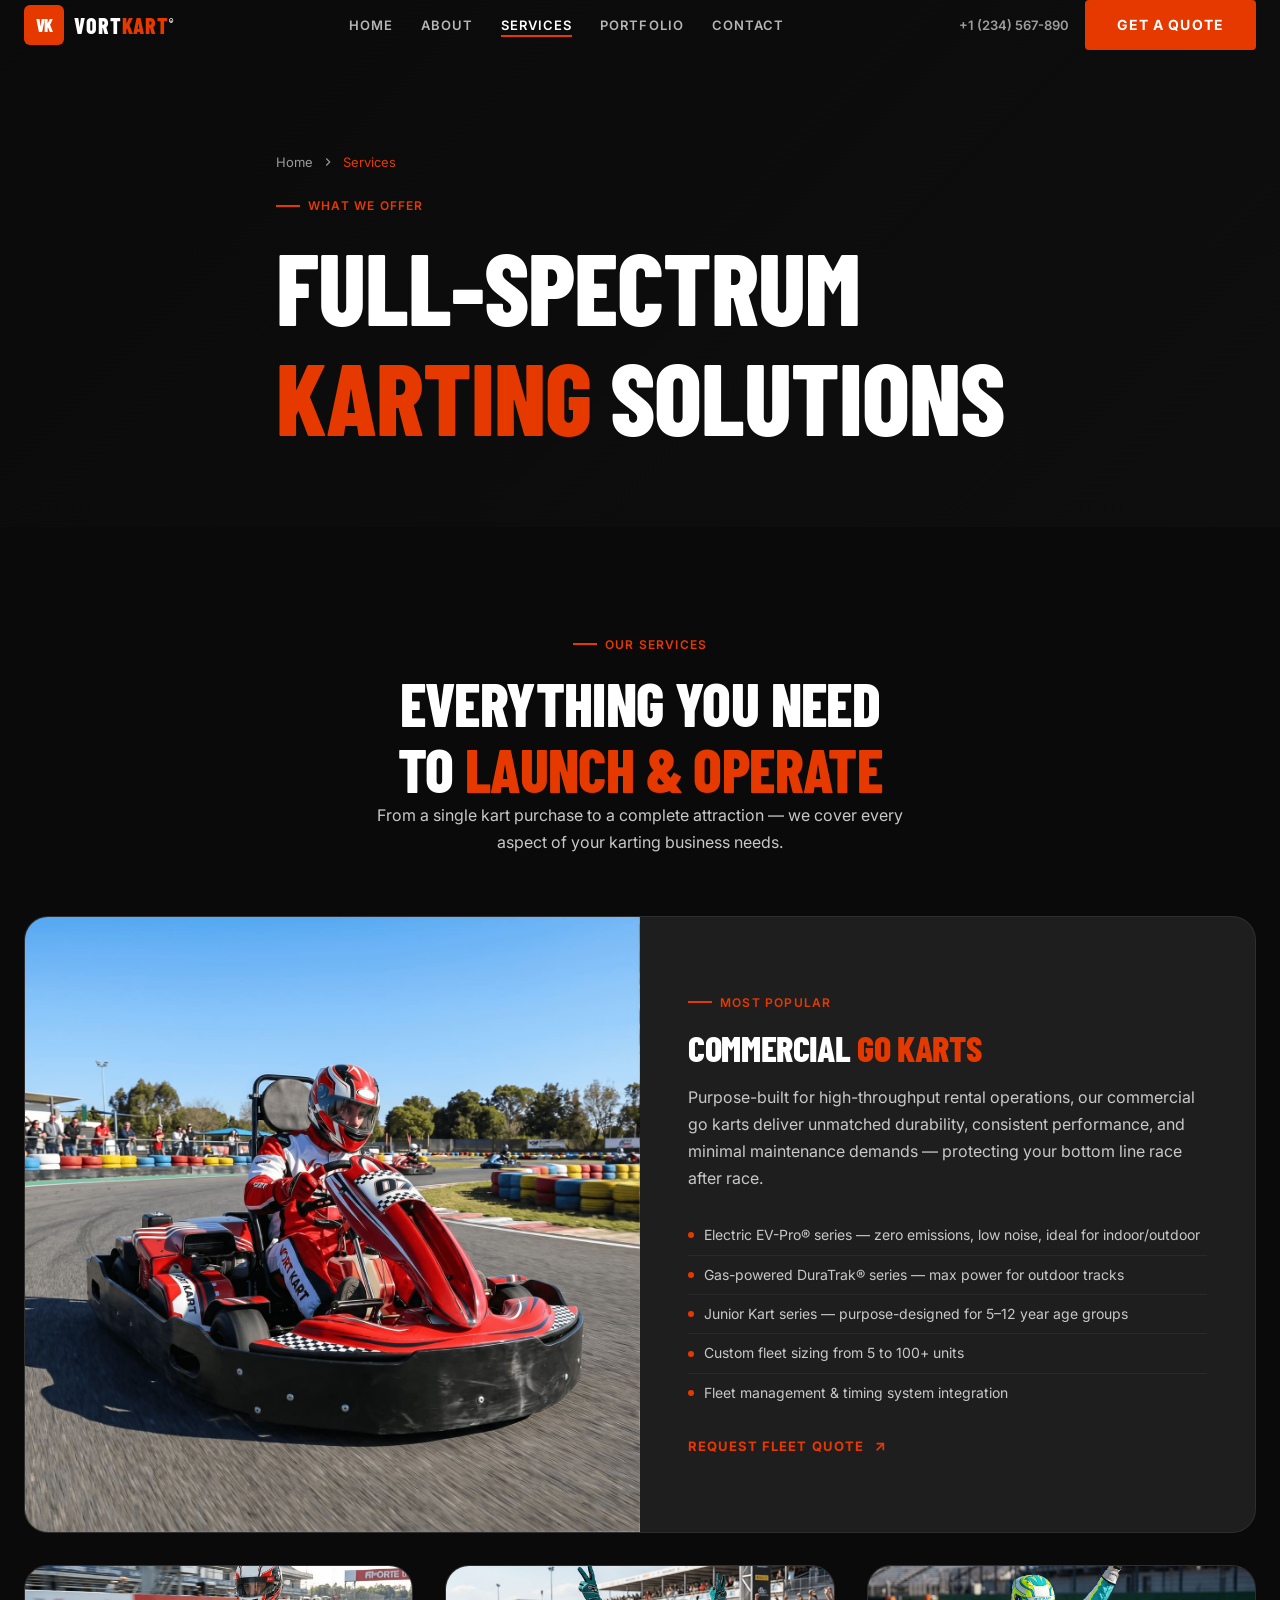
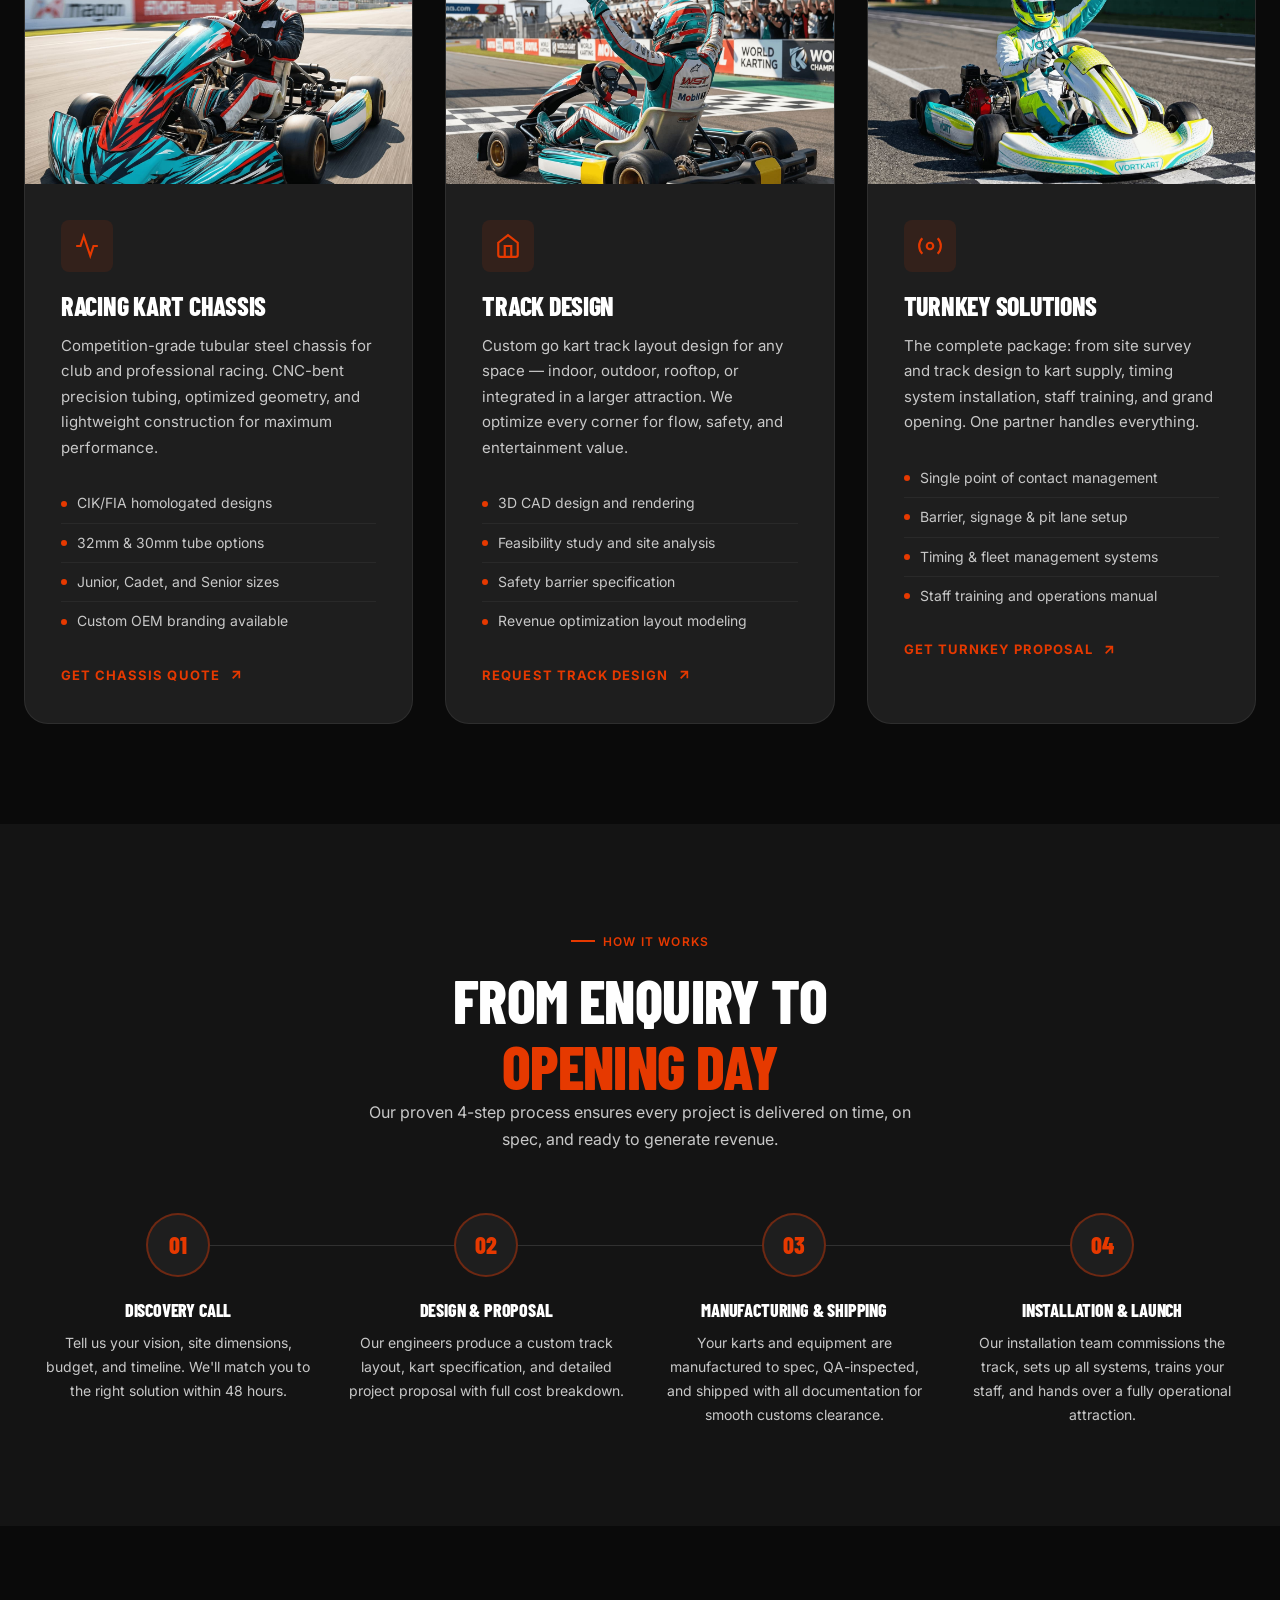
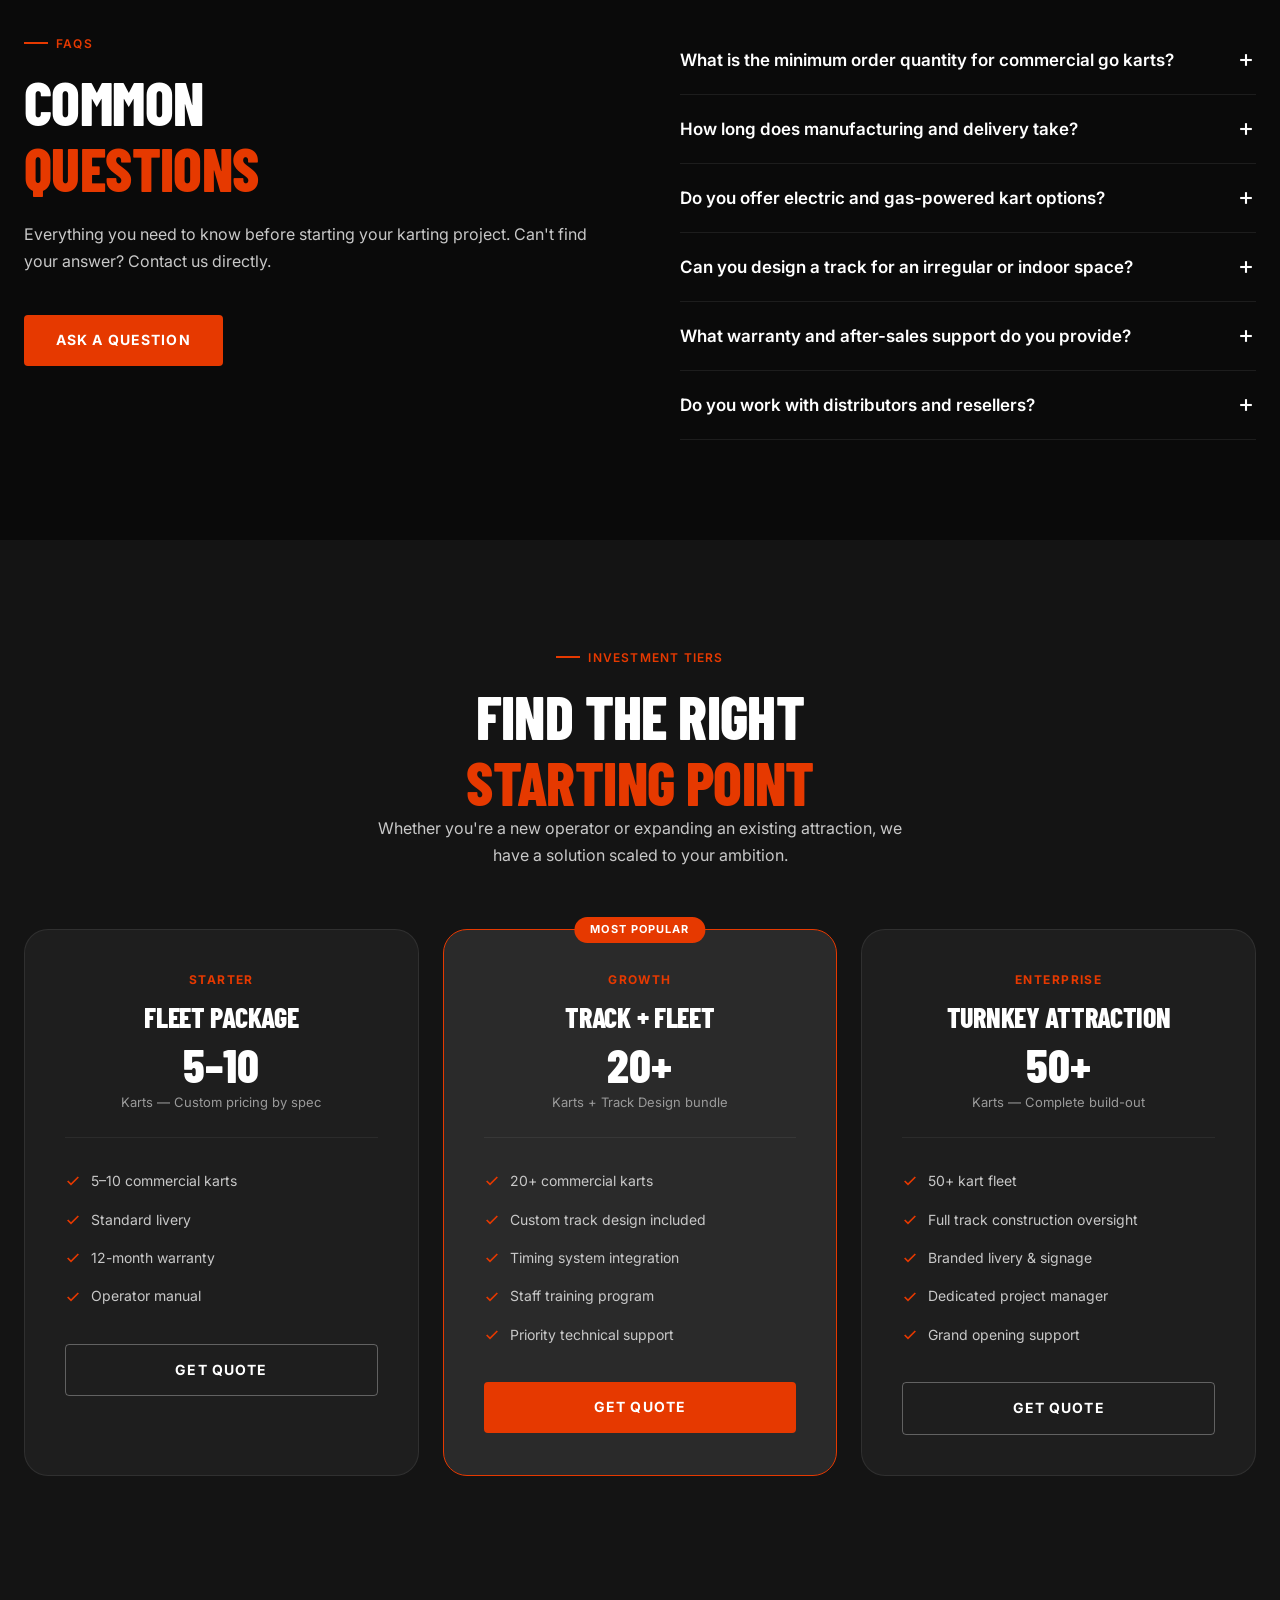
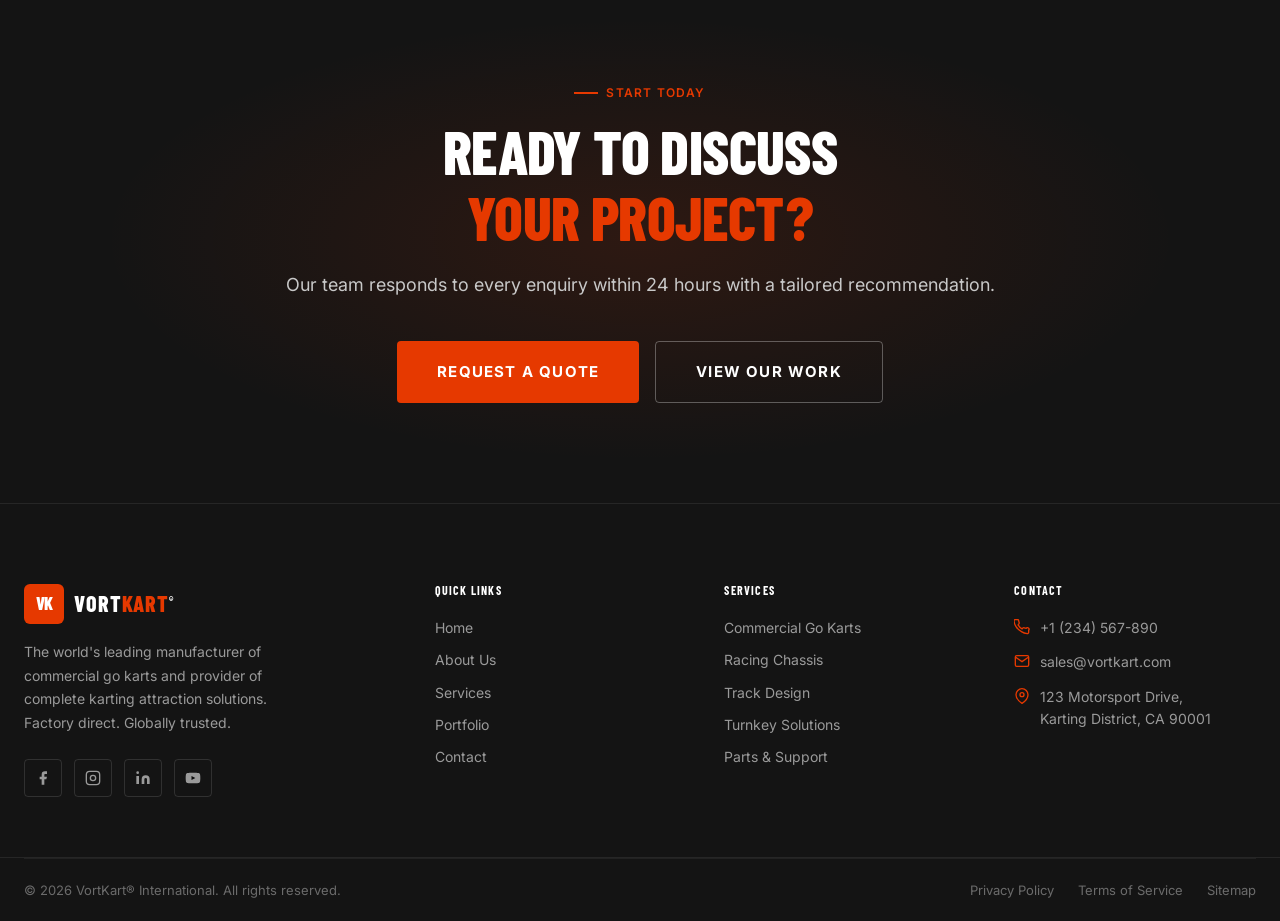
<file: services.html>
<!DOCTYPE html>
<html lang="en">
<head>
  <meta charset="UTF-8" />
  <meta name="viewport" content="width=device-width, initial-scale=1.0" />
  <title>VortKart® Services | Commercial Go Karts, Racing Chassis & Track Design</title>
  <meta name="description" content="VortKart® offers commercial go kart manufacturing, racing kart chassis production, go kart track design and complete turnkey karting solutions for operators worldwide." />
  <meta name="keywords" content="commercial go kart manufacturing, rental go kart supplier, go kart track design, turnkey karting solutions, racing kart chassis" />
  <link rel="stylesheet" href="styles.css" />
  <style>
    /* ---- SERVICES-SPECIFIC ---- */
    .services-grid-section { background: var(--dark); }
    .service-card {
      background: var(--dark-3); border-radius: var(--radius-xl);
      border: 1px solid rgba(255,255,255,0.07); overflow: hidden;
      transition: var(--transition);
    }
    .service-card:hover { border-color: rgba(230,57,0,0.35); transform: translateY(-6px); }
    .service-card-img { aspect-ratio: 16/9; overflow: hidden; }
    .service-card-img img { width: 100%; height: 100%; object-fit: cover; object-position: center 55%; transition: transform 0.5s ease; }
    .service-card:hover .service-card-img img { transform: scale(1.05); }
    .service-card-body { padding: 36px; }
    .service-card-icon {
      width: 52px; height: 52px; background: rgba(230,57,0,0.1); border-radius: var(--radius-md);
      display: flex; align-items: center; justify-content: center; margin-bottom: 20px;
    }
    .service-card-icon svg { width: 26px; height: 26px; color: var(--primary); }
    .service-card-body h3 { font-size: 26px; margin-bottom: 12px; }
    .service-card-body p { font-size: 15px; margin-bottom: 24px; }
    .service-features { list-style: none; margin: 0; }
    .service-features li {
      display: flex; gap: 10px; align-items: center;
      padding: 8px 0; border-bottom: 1px solid rgba(255,255,255,0.05);
      font-size: 14px; color: var(--gray-4);
    }
    .service-features li:last-child { border-bottom: none; }
    .service-features li::before {
      content: ''; width: 6px; height: 6px; border-radius: 50%;
      background: var(--primary); flex-shrink: 0;
    }
    .service-card-link {
      display: inline-flex; align-items: center; gap: 8px; margin-top: 24px;
      font-size: 13px; font-weight: 700; letter-spacing: 0.08em; text-transform: uppercase;
      color: var(--primary); transition: gap var(--transition);
    }
    .service-card-link:hover { gap: 12px; }
    .service-card-link svg { width: 16px; height: 16px; }

    /* Two-column featured service */
    .service-featured {
      display: grid; grid-template-columns: 1fr 1fr;
      border-radius: var(--radius-xl); overflow: hidden;
      border: 1px solid rgba(255,255,255,0.07);
      background: var(--dark-3);
      margin-bottom: 32px;
      transition: var(--transition);
    }
    .service-featured:hover { border-color: rgba(230,57,0,0.35); }
    .service-featured-img { overflow: hidden; }
    .service-featured-img img { width: 100%; height: 100%; object-fit: cover; object-position: center 55%; transition: transform 0.5s ease; }
    .service-featured:hover .service-featured-img img { transform: scale(1.04); }
    .service-featured-body { padding: 48px; display: flex; flex-direction: column; justify-content: center; }

    /* Process */
    .process-section { background: var(--dark-2); }

    /* FAQ */
    .faq-section { background: var(--dark); }
    .faq-grid { display: grid; grid-template-columns: 1fr 1fr; gap: 80px; align-items: start; }
    .faq-left h2 { margin-bottom: 20px; }
    .faq-left p { margin-bottom: 32px; }
    .faq-right { }

    /* Pricing teaser */
    .pricing-section { background: var(--dark-2); }
    .pricing-cards { display: grid; grid-template-columns: repeat(3, 1fr); gap: 24px; }
    .pricing-card {
      background: var(--dark-3); border: 1px solid rgba(255,255,255,0.08);
      border-radius: var(--radius-xl); padding: 40px; text-align: center;
      transition: var(--transition); position: relative;
    }
    .pricing-card.featured {
      border-color: var(--primary); background: var(--dark-4);
    }
    .pricing-badge {
      position: absolute; top: -13px; left: 50%; transform: translateX(-50%);
      background: var(--primary); color: var(--white);
      font-size: 11px; font-weight: 700; letter-spacing: 0.1em; text-transform: uppercase;
      padding: 4px 16px; border-radius: 100px;
    }
    .pricing-card:hover { transform: translateY(-4px); }
    .pricing-tier {
      font-size: 12px; font-weight: 700; letter-spacing: 0.12em; text-transform: uppercase;
      color: var(--primary); margin-bottom: 12px;
    }
    .pricing-card h3 { font-size: 28px; margin-bottom: 8px; }
    .pricing-card .price {
      font-family: var(--font-heading); font-size: 48px; font-weight: 800;
      color: var(--white); line-height: 1; margin-bottom: 4px;
    }
    .pricing-card .price-note { font-size: 13px; color: var(--gray-3); margin-bottom: 24px; }
    .pricing-divider { height: 1px; background: rgba(255,255,255,0.06); margin: 24px 0; }
    .pricing-features { text-align: left; }
    .pricing-features li {
      display: flex; gap: 10px; align-items: center;
      padding: 8px 0; font-size: 14px; color: var(--gray-4);
    }
    .pricing-features li svg { width: 16px; height: 16px; color: var(--primary); flex-shrink: 0; }

    /* Responsive handled in global styles.css */
  </style>
  <link rel="canonical" href="https://yaosleven.github.io/vortkart-website/services.html" />
  <meta property="og:title" content="VortKart® Services | Commercial Go Karts, Racing Chassis & Track Design" />
  <meta property="og:description" content="VortKart® offers commercial go kart manufacturing, racing kart chassis production, go kart track design and complete turnkey karting solutions for operators worldwide." />
  <meta property="og:type" content="website" />
  <meta property="og:url" content="https://yaosleven.github.io/vortkart-website/services.html" />
  <meta property="og:site_name" content="VortKart®" />
  <meta property="og:image" content="https://images.unsplash.com/photo-1558618666-fcd25c85cd64?w=1200<meta name="twitter:card"q=80" />
  <meta name="twitter:card" content="summary_large_image" />
  <meta name="twitter:title" content="VortKart® Services | Commercial Go Karts, Racing Chassis & Track Design" />
  <meta name="twitter:description" content="VortKart® offers commercial go kart manufacturing, racing kart chassis production, go kart track design and complete turnkey karting solutions for operators worldwide." />
  <script type="application/ld+json">
  {
    "@context": "https://schema.org",
    "@type": "Organization",
    "name": "VortKart International",
    "url": "https://yaosleven.github.io/vortkart-website/",
    "logo": "https://yaosleven.github.io/vortkart-website/images/ev-pro-48/1.jpg",
    "description": "Leading manufacturer of commercial go karts, racing chassis, and turnkey karting solutions.",
    "telephone": "+1-234-567-890",
    "email": "sales@vortkart.com",
    "address": {
      "@type": "PostalAddress",
      "streetAddress": "123 Motorsport Drive",
      "addressLocality": "Karting District",
      "addressRegion": "CA",
      "postalCode": "90001",
      "addressCountry": "US"
    },
    "sameAs": []
  }
  </script>
  <meta name="robots" content="index, follow" />
</head>
<body>

<!-- NAVBAR -->
<nav id="navbar">
  <div class="container">
    <div class="nav-inner">
      <a href="index.html" class="nav-logo" aria-label="VortKart Home">
        <div class="nav-logo-icon">VK</div>
        <div class="nav-logo-text">Vort<span>Kart</span><sup style="font-size:10px;vertical-align:super;">®</sup></div>
      </a>
      <ul class="nav-links" role="navigation" aria-label="Main navigation">
        <li><a href="index.html">Home</a></li>
        <li><a href="about.html">About</a></li>
        <li><a href="services.html">Services</a></li>
        <li><a href="listings.html">Portfolio</a></li>
        <li><a href="contact.html">Contact</a></li>
      </ul>
      <div class="nav-cta">
        <a href="tel:+1234567890" class="nav-phone" aria-label="Call us">+1 (234) 567-890</a>
        <a href="contact.html" class="btn btn-primary">Get a Quote</a>
      </div>
      <button class="nav-toggle" id="navToggle" aria-label="Toggle menu" aria-expanded="false">
        <span></span><span></span><span></span>
      </button>
    </div>
  </div>
</nav>
<div class="mobile-nav" id="mobileNav" role="navigation" aria-label="Mobile navigation">
  <a href="index.html">Home</a>
  <a href="about.html">About</a>
  <a href="services.html">Services</a>
  <a href="listings.html">Portfolio</a>
  <a href="contact.html">Contact</a>
  <a href="contact.html" class="btn btn-primary">Get a Free Quote</a>
</div>

<!-- PAGE HERO -->
<section class="page-hero" aria-label="Services page hero">
  <div class="page-hero-bg" style="background-image:url('https://images.unsplash.com/photo-1532581140115-3e355d1ed1de?w=1600&q=80')" role="img" aria-label="Fleet of commercial rental go karts"></div>
  <div class="page-hero-overlay"></div>
  <div class="container">
    <div class="page-hero-content">
      <nav class="breadcrumb" aria-label="Breadcrumb">
        <a href="index.html">Home</a>
        <svg width="14" height="14" viewBox="0 0 24 24" fill="none" stroke="currentColor" stroke-width="2" aria-hidden="true"><polyline points="9 18 15 12 9 6"/></svg>
        <span>Services</span>
      </nav>
      <div class="label">What We Offer</div>
      <h1>Full-Spectrum<br><span class="highlight">Karting</span> Solutions</h1>
    </div>
  </div>
</section>

<!-- SERVICES GRID -->
<section class="section services-grid-section" aria-labelledby="services-heading">
  <div class="container">
    <div class="section-header center fade-in">
      <div class="label">Our Services</div>
      <h2 id="services-heading">Everything You Need<br>to <span class="highlight">Launch & Operate</span></h2>
      <p>From a single kart purchase to a complete attraction — we cover every aspect of your karting business needs.</p>
    </div>

    <!-- Featured: Commercial Karts -->
    <div class="service-featured fade-in" id="commercial">
      <div class="service-featured-img">
        <img src="images/ev-pro-48/1.jpg" alt="Fleet of commercial go karts for rental operations at amusement park" loading="lazy" />
      </div>
      <div class="service-featured-body">
        <div class="label">Most Popular</div>
        <h3>Commercial <span class="highlight">Go Karts</span></h3>
        <p style="margin: 16px 0 24px;">Purpose-built for high-throughput rental operations, our commercial go karts deliver unmatched durability, consistent performance, and minimal maintenance demands — protecting your bottom line race after race.</p>
        <ul class="service-features">
          <li>Electric EV-Pro® series — zero emissions, low noise, ideal for indoor/outdoor</li>
          <li>Gas-powered DuraTrak® series — max power for outdoor tracks</li>
          <li>Junior Kart series — purpose-designed for 5–12 year age groups</li>
          <li>Custom fleet sizing from 5 to 100+ units</li>
          <li>Fleet management & timing system integration</li>
        </ul>
        <a href="contact.html" class="service-card-link">
          Request Fleet Quote
          <svg viewBox="0 0 24 24" fill="none" stroke="currentColor" stroke-width="2.5" aria-hidden="true"><path d="M7 17L17 7M7 7h10v10"/></svg>
        </a>
      </div>
    </div>

    <!-- 3 Cards -->
    <div class="grid-3" style="margin-top:0;">
      <div class="service-card fade-in delay-1" id="racing">
        <div class="service-card-img">
          <img src="images/proframe-r32/1.jpg" alt="Racing kart chassis ready for competition circuit use" loading="lazy" />
        </div>
        <div class="service-card-body">
          <div class="service-card-icon">
            <svg viewBox="0 0 24 24" fill="none" stroke="currentColor" stroke-width="2" aria-hidden="true"><path d="M22 12h-4l-3 9L9 3l-3 9H2"/></svg>
          </div>
          <h3>Racing Kart Chassis</h3>
          <p>Competition-grade tubular steel chassis for club and professional racing. CNC-bent precision tubing, optimized geometry, and lightweight construction for maximum performance.</p>
          <ul class="service-features">
            <li>CIK/FIA homologated designs</li>
            <li>32mm & 30mm tube options</li>
            <li>Junior, Cadet, and Senior sizes</li>
            <li>Custom OEM branding available</li>
          </ul>
          <a href="contact.html" class="service-card-link">
            Get Chassis Quote <svg viewBox="0 0 24 24" fill="none" stroke="currentColor" stroke-width="2.5" aria-hidden="true"><path d="M7 17L17 7M7 7h10v10"/></svg>
          </a>
        </div>
      </div>

      <div class="service-card fade-in delay-2" id="track">
        <div class="service-card-img">
          <img src="images/proframe-r32/4.jpg" alt="Professional go kart track aerial view showing circuit layout" loading="lazy" />
        </div>
        <div class="service-card-body">
          <div class="service-card-icon">
            <svg viewBox="0 0 24 24" fill="none" stroke="currentColor" stroke-width="2" aria-hidden="true"><path d="M3 9l9-7 9 7v11a2 2 0 01-2 2H5a2 2 0 01-2-2z"/><polyline points="9 22 9 12 15 12 15 22"/></svg>
          </div>
          <h3>Track Design</h3>
          <p>Custom go kart track layout design for any space — indoor, outdoor, rooftop, or integrated in a larger attraction. We optimize every corner for flow, safety, and entertainment value.</p>
          <ul class="service-features">
            <li>3D CAD design and rendering</li>
            <li>Feasibility study and site analysis</li>
            <li>Safety barrier specification</li>
            <li>Revenue optimization layout modeling</li>
          </ul>
          <a href="contact.html" class="service-card-link">
            Request Track Design <svg viewBox="0 0 24 24" fill="none" stroke="currentColor" stroke-width="2.5" aria-hidden="true"><path d="M7 17L17 7M7 7h10v10"/></svg>
          </a>
        </div>
      </div>

      <div class="service-card fade-in delay-3" id="turnkey">
        <div class="service-card-img">
          <img src="images/duratrak-270/8.jpg" alt="Complete turnkey karting attraction with spectator area and timing system" loading="lazy" />
        </div>
        <div class="service-card-body">
          <div class="service-card-icon">
            <svg viewBox="0 0 24 24" fill="none" stroke="currentColor" stroke-width="2" aria-hidden="true"><circle cx="12" cy="12" r="3"/><path d="M19.07 4.93a10 10 0 010 14.14M4.93 4.93a10 10 0 000 14.14"/></svg>
          </div>
          <h3>Turnkey Solutions</h3>
          <p>The complete package: from site survey and track design to kart supply, timing system installation, staff training, and grand opening. One partner handles everything.</p>
          <ul class="service-features">
            <li>Single point of contact management</li>
            <li>Barrier, signage & pit lane setup</li>
            <li>Timing & fleet management systems</li>
            <li>Staff training and operations manual</li>
          </ul>
          <a href="contact.html" class="service-card-link">
            Get Turnkey Proposal <svg viewBox="0 0 24 24" fill="none" stroke="currentColor" stroke-width="2.5" aria-hidden="true"><path d="M7 17L17 7M7 7h10v10"/></svg>
          </a>
        </div>
      </div>
    </div>
  </div>
</section>

<!-- PROCESS -->
<section class="section process-section" aria-labelledby="process-heading">
  <div class="container">
    <div class="section-header center fade-in">
      <div class="label">How It Works</div>
      <h2 id="process-heading">From Enquiry to<br><span class="highlight">Opening Day</span></h2>
      <p>Our proven 4-step process ensures every project is delivered on time, on spec, and ready to generate revenue.</p>
    </div>
    <div class="process-steps fade-in">
      <div class="process-step">
        <div class="step-num" aria-hidden="true">01</div>
        <h4>Discovery Call</h4>
        <p>Tell us your vision, site dimensions, budget, and timeline. We'll match you to the right solution within 48 hours.</p>
      </div>
      <div class="process-step">
        <div class="step-num" aria-hidden="true">02</div>
        <h4>Design & Proposal</h4>
        <p>Our engineers produce a custom track layout, kart specification, and detailed project proposal with full cost breakdown.</p>
      </div>
      <div class="process-step">
        <div class="step-num" aria-hidden="true">03</div>
        <h4>Manufacturing & Shipping</h4>
        <p>Your karts and equipment are manufactured to spec, QA-inspected, and shipped with all documentation for smooth customs clearance.</p>
      </div>
      <div class="process-step">
        <div class="step-num" aria-hidden="true">04</div>
        <h4>Installation & Launch</h4>
        <p>Our installation team commissions the track, sets up all systems, trains your staff, and hands over a fully operational attraction.</p>
      </div>
    </div>
  </div>
</section>

<!-- FAQ -->
<section class="section faq-section" aria-labelledby="faq-heading">
  <div class="container">
    <div class="faq-grid">
      <div class="faq-left fade-in">
        <div class="label">FAQs</div>
        <h2 id="faq-heading">Common<br><span class="highlight">Questions</span></h2>
        <p>Everything you need to know before starting your karting project. Can't find your answer? Contact us directly.</p>
        <a href="contact.html" class="btn btn-primary" style="margin-top:8px;">Ask a Question</a>
      </div>
      <div class="faq-right fade-in delay-2" role="list">
        <div class="faq-item" role="listitem">
          <button class="faq-question" aria-expanded="false">
            What is the minimum order quantity for commercial go karts?
            <svg viewBox="0 0 24 24" fill="none" stroke="currentColor" stroke-width="2.5" aria-hidden="true"><line x1="12" y1="5" x2="12" y2="19"/><line x1="5" y1="12" x2="19" y2="12"/></svg>
          </button>
          <div class="faq-answer"><div class="faq-answer-inner">Our standard minimum order is 5 units for commercial rental karts. However, we also supply single units for fleet replenishment orders to existing clients. Larger fleet orders (20+ units) qualify for volume pricing and priority production slots.</div></div>
        </div>
        <div class="faq-item" role="listitem">
          <button class="faq-question" aria-expanded="false">
            How long does manufacturing and delivery take?
            <svg viewBox="0 0 24 24" fill="none" stroke="currentColor" stroke-width="2.5" aria-hidden="true"><line x1="12" y1="5" x2="12" y2="19"/><line x1="5" y1="12" x2="19" y2="12"/></svg>
          </button>
          <div class="faq-answer"><div class="faq-answer-inner">Standard production lead time is 4–8 weeks depending on order size and current production schedule. We ship worldwide via sea freight (3–6 weeks transit) or air freight (5–10 days) depending on your urgency and budget. Rush production slots are sometimes available — ask us.</div></div>
        </div>
        <div class="faq-item" role="listitem">
          <button class="faq-question" aria-expanded="false">
            Do you offer electric and gas-powered kart options?
            <svg viewBox="0 0 24 24" fill="none" stroke="currentColor" stroke-width="2.5" aria-hidden="true"><line x1="12" y1="5" x2="12" y2="19"/><line x1="5" y1="12" x2="19" y2="12"/></svg>
          </button>
          <div class="faq-answer"><div class="faq-answer-inner">Yes. Our EV-Pro® electric series is ideal for indoor venues, resorts, and operators who prioritize low noise and zero emissions. Our DuraTrak® gas-powered series offers maximum power output for outdoor and high-performance tracks. Both series are available in adult and junior configurations.</div></div>
        </div>
        <div class="faq-item" role="listitem">
          <button class="faq-question" aria-expanded="false">
            Can you design a track for an irregular or indoor space?
            <svg viewBox="0 0 24 24" fill="none" stroke="currentColor" stroke-width="2.5" aria-hidden="true"><line x1="12" y1="5" x2="12" y2="19"/><line x1="5" y1="12" x2="19" y2="12"/></svg>
          </button>
          <div class="faq-answer"><div class="faq-answer-inner">Absolutely. We specialize in constrained and irregular spaces — warehouse conversions, rooftop tracks, basement-level indoor circuits, and curved outdoor footprints. Our designers work with your architectural drawings and produce layouts that maximize circuit length and entertainment value within your space.</div></div>
        </div>
        <div class="faq-item" role="listitem">
          <button class="faq-question" aria-expanded="false">
            What warranty and after-sales support do you provide?
            <svg viewBox="0 0 24 24" fill="none" stroke="currentColor" stroke-width="2.5" aria-hidden="true"><line x1="12" y1="5" x2="12" y2="19"/><line x1="5" y1="12" x2="19" y2="12"/></svg>
          </button>
          <div class="faq-answer"><div class="faq-answer-inner">All VortKart® commercial karts carry a 12-month structural warranty on chassis and a 6-month warranty on drivetrain components. We stock spare parts for every kart model we've ever manufactured and can ship globally within 48 hours. Our technical support team is available 24/7 via phone, email, and video call.</div></div>
        </div>
        <div class="faq-item" role="listitem">
          <button class="faq-question" aria-expanded="false">
            Do you work with distributors and resellers?
            <svg viewBox="0 0 24 24" fill="none" stroke="currentColor" stroke-width="2.5" aria-hidden="true"><line x1="12" y1="5" x2="12" y2="19"/><line x1="5" y1="12" x2="19" y2="12"/></svg>
          </button>
          <div class="faq-answer"><div class="faq-answer-inner">Yes. We actively partner with distributors in territories where we don't have direct representation. Our distributor program offers preferential pricing, co-branded marketing materials, technical training, and dedicated account management. Contact us to enquire about territory availability in your region.</div></div>
        </div>
      </div>
    </div>
  </div>
</section>

<!-- PRICING TEASER -->
<section class="section pricing-section" aria-labelledby="pricing-heading">
  <div class="container">
    <div class="section-header center fade-in">
      <div class="label">Investment Tiers</div>
      <h2 id="pricing-heading">Find the Right<br><span class="highlight">Starting Point</span></h2>
      <p>Whether you're a new operator or expanding an existing attraction, we have a solution scaled to your ambition.</p>
    </div>
    <div class="pricing-cards">
      <div class="pricing-card fade-in delay-1">
        <div class="pricing-tier">Starter</div>
        <h3>Fleet Package</h3>
        <div class="price">5–10</div>
        <div class="price-note">Karts — Custom pricing by spec</div>
        <div class="pricing-divider"></div>
        <ul class="pricing-features" aria-label="Starter package features">
          <li><svg viewBox="0 0 24 24" fill="none" stroke="currentColor" stroke-width="2.5" aria-hidden="true"><polyline points="20 6 9 17 4 12"/></svg>5–10 commercial karts</li>
          <li><svg viewBox="0 0 24 24" fill="none" stroke="currentColor" stroke-width="2.5" aria-hidden="true"><polyline points="20 6 9 17 4 12"/></svg>Standard livery</li>
          <li><svg viewBox="0 0 24 24" fill="none" stroke="currentColor" stroke-width="2.5" aria-hidden="true"><polyline points="20 6 9 17 4 12"/></svg>12-month warranty</li>
          <li><svg viewBox="0 0 24 24" fill="none" stroke="currentColor" stroke-width="2.5" aria-hidden="true"><polyline points="20 6 9 17 4 12"/></svg>Operator manual</li>
        </ul>
        <a href="contact.html" class="btn btn-outline" style="width:100%;justify-content:center;margin-top:28px;">Get Quote</a>
      </div>
      <div class="pricing-card featured fade-in delay-2">
        <div class="pricing-badge">Most Popular</div>
        <div class="pricing-tier">Growth</div>
        <h3>Track + Fleet</h3>
        <div class="price">20+</div>
        <div class="price-note">Karts + Track Design bundle</div>
        <div class="pricing-divider"></div>
        <ul class="pricing-features" aria-label="Growth package features">
          <li><svg viewBox="0 0 24 24" fill="none" stroke="currentColor" stroke-width="2.5" aria-hidden="true"><polyline points="20 6 9 17 4 12"/></svg>20+ commercial karts</li>
          <li><svg viewBox="0 0 24 24" fill="none" stroke="currentColor" stroke-width="2.5" aria-hidden="true"><polyline points="20 6 9 17 4 12"/></svg>Custom track design included</li>
          <li><svg viewBox="0 0 24 24" fill="none" stroke="currentColor" stroke-width="2.5" aria-hidden="true"><polyline points="20 6 9 17 4 12"/></svg>Timing system integration</li>
          <li><svg viewBox="0 0 24 24" fill="none" stroke="currentColor" stroke-width="2.5" aria-hidden="true"><polyline points="20 6 9 17 4 12"/></svg>Staff training program</li>
          <li><svg viewBox="0 0 24 24" fill="none" stroke="currentColor" stroke-width="2.5" aria-hidden="true"><polyline points="20 6 9 17 4 12"/></svg>Priority technical support</li>
        </ul>
        <a href="contact.html" class="btn btn-primary" style="width:100%;justify-content:center;margin-top:28px;">Get Quote</a>
      </div>
      <div class="pricing-card fade-in delay-3">
        <div class="pricing-tier">Enterprise</div>
        <h3>Turnkey Attraction</h3>
        <div class="price">50+</div>
        <div class="price-note">Karts — Complete build-out</div>
        <div class="pricing-divider"></div>
        <ul class="pricing-features" aria-label="Enterprise package features">
          <li><svg viewBox="0 0 24 24" fill="none" stroke="currentColor" stroke-width="2.5" aria-hidden="true"><polyline points="20 6 9 17 4 12"/></svg>50+ kart fleet</li>
          <li><svg viewBox="0 0 24 24" fill="none" stroke="currentColor" stroke-width="2.5" aria-hidden="true"><polyline points="20 6 9 17 4 12"/></svg>Full track construction oversight</li>
          <li><svg viewBox="0 0 24 24" fill="none" stroke="currentColor" stroke-width="2.5" aria-hidden="true"><polyline points="20 6 9 17 4 12"/></svg>Branded livery & signage</li>
          <li><svg viewBox="0 0 24 24" fill="none" stroke="currentColor" stroke-width="2.5" aria-hidden="true"><polyline points="20 6 9 17 4 12"/></svg>Dedicated project manager</li>
          <li><svg viewBox="0 0 24 24" fill="none" stroke="currentColor" stroke-width="2.5" aria-hidden="true"><polyline points="20 6 9 17 4 12"/></svg>Grand opening support</li>
        </ul>
        <a href="contact.html" class="btn btn-outline" style="width:100%;justify-content:center;margin-top:28px;">Get Quote</a>
      </div>
    </div>
  </div>
</section>

<!-- CTA -->
<section class="cta-section" aria-labelledby="services-cta-heading">
  <div class="container">
    <div class="fade-in">
      <div class="label" style="justify-content:center;">Start Today</div>
      <h2 id="services-cta-heading">Ready to Discuss<br><span class="highlight">Your Project?</span></h2>
      <p>Our team responds to every enquiry within 24 hours with a tailored recommendation.</p>
      <div class="cta-buttons">
        <a href="contact.html" class="btn btn-primary btn-lg">Request a Quote</a>
        <a href="listings.html" class="btn btn-outline btn-lg">View Our Work</a>
      </div>
    </div>
  </div>
</section>

<!-- FOOTER -->
<footer>
  <div class="container">
    <div class="footer-top">
      <div class="footer-brand">
        <a href="index.html" class="nav-logo" aria-label="VortKart Home">
          <div class="nav-logo-icon">VK</div>
          <div class="nav-logo-text">Vort<span>Kart</span><sup style="font-size:10px;vertical-align:super;">®</sup></div>
        </a>
        <p>The world's leading manufacturer of commercial go karts and provider of complete karting attraction solutions. Factory direct. Globally trusted.</p>
        <div class="footer-social" aria-label="Social media links">
          <a href="#" class="social-icon" aria-label="Facebook"><svg viewBox="0 0 24 24" fill="currentColor" aria-hidden="true"><path d="M18 2h-3a5 5 0 00-5 5v3H7v4h3v8h4v-8h3l1-4h-4V7a1 1 0 011-1h3z"/></svg></a>
          <a href="#" class="social-icon" aria-label="Instagram"><svg viewBox="0 0 24 24" fill="none" stroke="currentColor" stroke-width="2" aria-hidden="true"><rect x="2" y="2" width="20" height="20" rx="5"/><circle cx="12" cy="12" r="4"/></svg></a>
          <a href="#" class="social-icon" aria-label="LinkedIn"><svg viewBox="0 0 24 24" fill="currentColor" aria-hidden="true"><path d="M16 8a6 6 0 016 6v7h-4v-7a2 2 0 00-2-2 2 2 0 00-2 2v7h-4v-7a6 6 0 016-6zM2 9h4v12H2z"/><circle cx="4" cy="4" r="2"/></svg></a>
          <a href="#" class="social-icon" aria-label="YouTube"><svg viewBox="0 0 24 24" fill="currentColor" aria-hidden="true"><path d="M22.54 6.42a2.78 2.78 0 00-1.94-1.95C18.88 4 12 4 12 4s-6.88 0-8.6.47a2.78 2.78 0 00-1.94 1.95A29 29 0 001 12a29 29 0 00.46 5.58A2.78 2.78 0 003.4 19.53C5.12 20 12 20 12 20s6.88 0 8.6-.47a2.78 2.78 0 001.94-1.95A29 29 0 0023 12a29 29 0 00-.46-5.58z"/><polygon points="9.75 15.02 15.5 12 9.75 8.98 9.75 15.02" fill="#0a0a0a"/></svg></a>
        </div>
      </div>
      <div class="footer-col">
        <h5>Quick Links</h5>
        <a href="index.html">Home</a>
        <a href="about.html">About Us</a>
        <a href="services.html">Services</a>
        <a href="listings.html">Portfolio</a>
        <a href="contact.html">Contact</a>
      </div>
      <div class="footer-col">
        <h5>Services</h5>
        <a href="services.html#commercial">Commercial Go Karts</a>
        <a href="services.html#racing">Racing Chassis</a>
        <a href="services.html#track">Track Design</a>
        <a href="services.html#turnkey">Turnkey Solutions</a>
        <a href="contact.html">Parts & Support</a>
      </div>
      <div class="footer-col">
        <h5>Contact</h5>
        <div class="footer-contact-item">
          <svg viewBox="0 0 24 24" fill="none" stroke="currentColor" stroke-width="2" aria-hidden="true"><path d="M22 16.92v3a2 2 0 01-2.18 2 19.79 19.79 0 01-8.63-3.07A19.5 19.5 0 013.07 11.5 19.79 19.79 0 010 2.94 2 2 0 012 .76h3a2 2 0 012 1.72c.127.96.361 1.903.7 2.81a2 2 0 01-.45 2.11L6.09 8.91a16 16 0 006 6l1.27-1.27a2 2 0 012.11-.45c.907.339 1.85.573 2.81.7A2 2 0 0122 16.92z"/></svg>
          <span>+1 (234) 567-890</span>
        </div>
        <div class="footer-contact-item">
          <svg viewBox="0 0 24 24" fill="none" stroke="currentColor" stroke-width="2" aria-hidden="true"><path d="M4 4h16c1.1 0 2 .9 2 2v12c0 1.1-.9 2-2 2H4c-1.1 0-2-.9-2-2V6c0-1.1.9-2 2-2z"/><polyline points="22,6 12,13 2,6"/></svg>
          <span>sales@vortkart.com</span>
        </div>
        <div class="footer-contact-item">
          <svg viewBox="0 0 24 24" fill="none" stroke="currentColor" stroke-width="2" aria-hidden="true"><path d="M21 10c0 7-9 13-9 13s-9-6-9-13a9 9 0 0118 0z"/><circle cx="12" cy="10" r="3"/></svg>
          <span>123 Motorsport Drive,<br>Karting District, CA 90001</span>
        </div>
      </div>
    </div>
  </div>
  <div class="divider"></div>
  <div class="container">
    <div class="footer-bottom">
      <p>&copy; 2026 VortKart® International. All rights reserved.</p>
      <div class="footer-bottom-links">
        <a href="privacy.html">Privacy Policy</a>
        <a href="terms.html">Terms of Service</a>
        <a href="sitemap.xml">Sitemap</a>
      </div>
    </div>
  </div>
</footer>

<script src="main.js"></script>
</body>
</html>
</file>
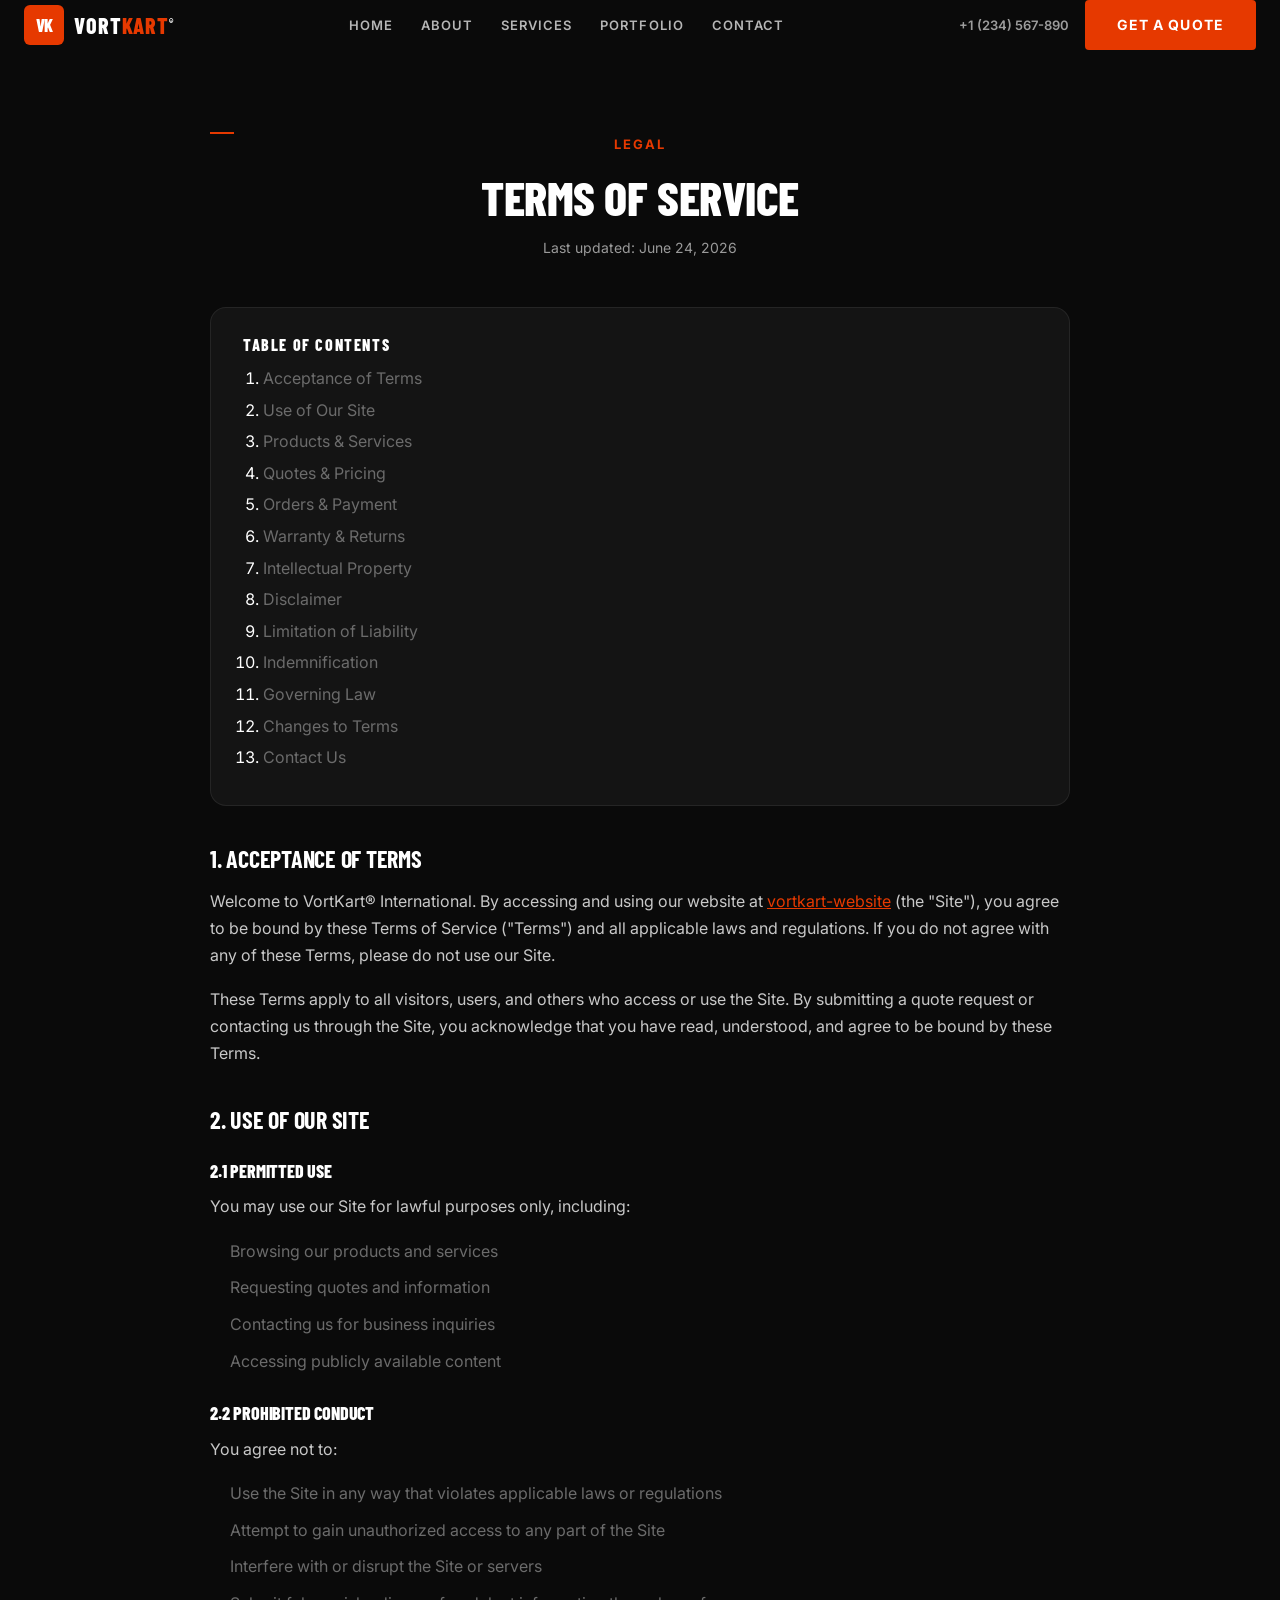
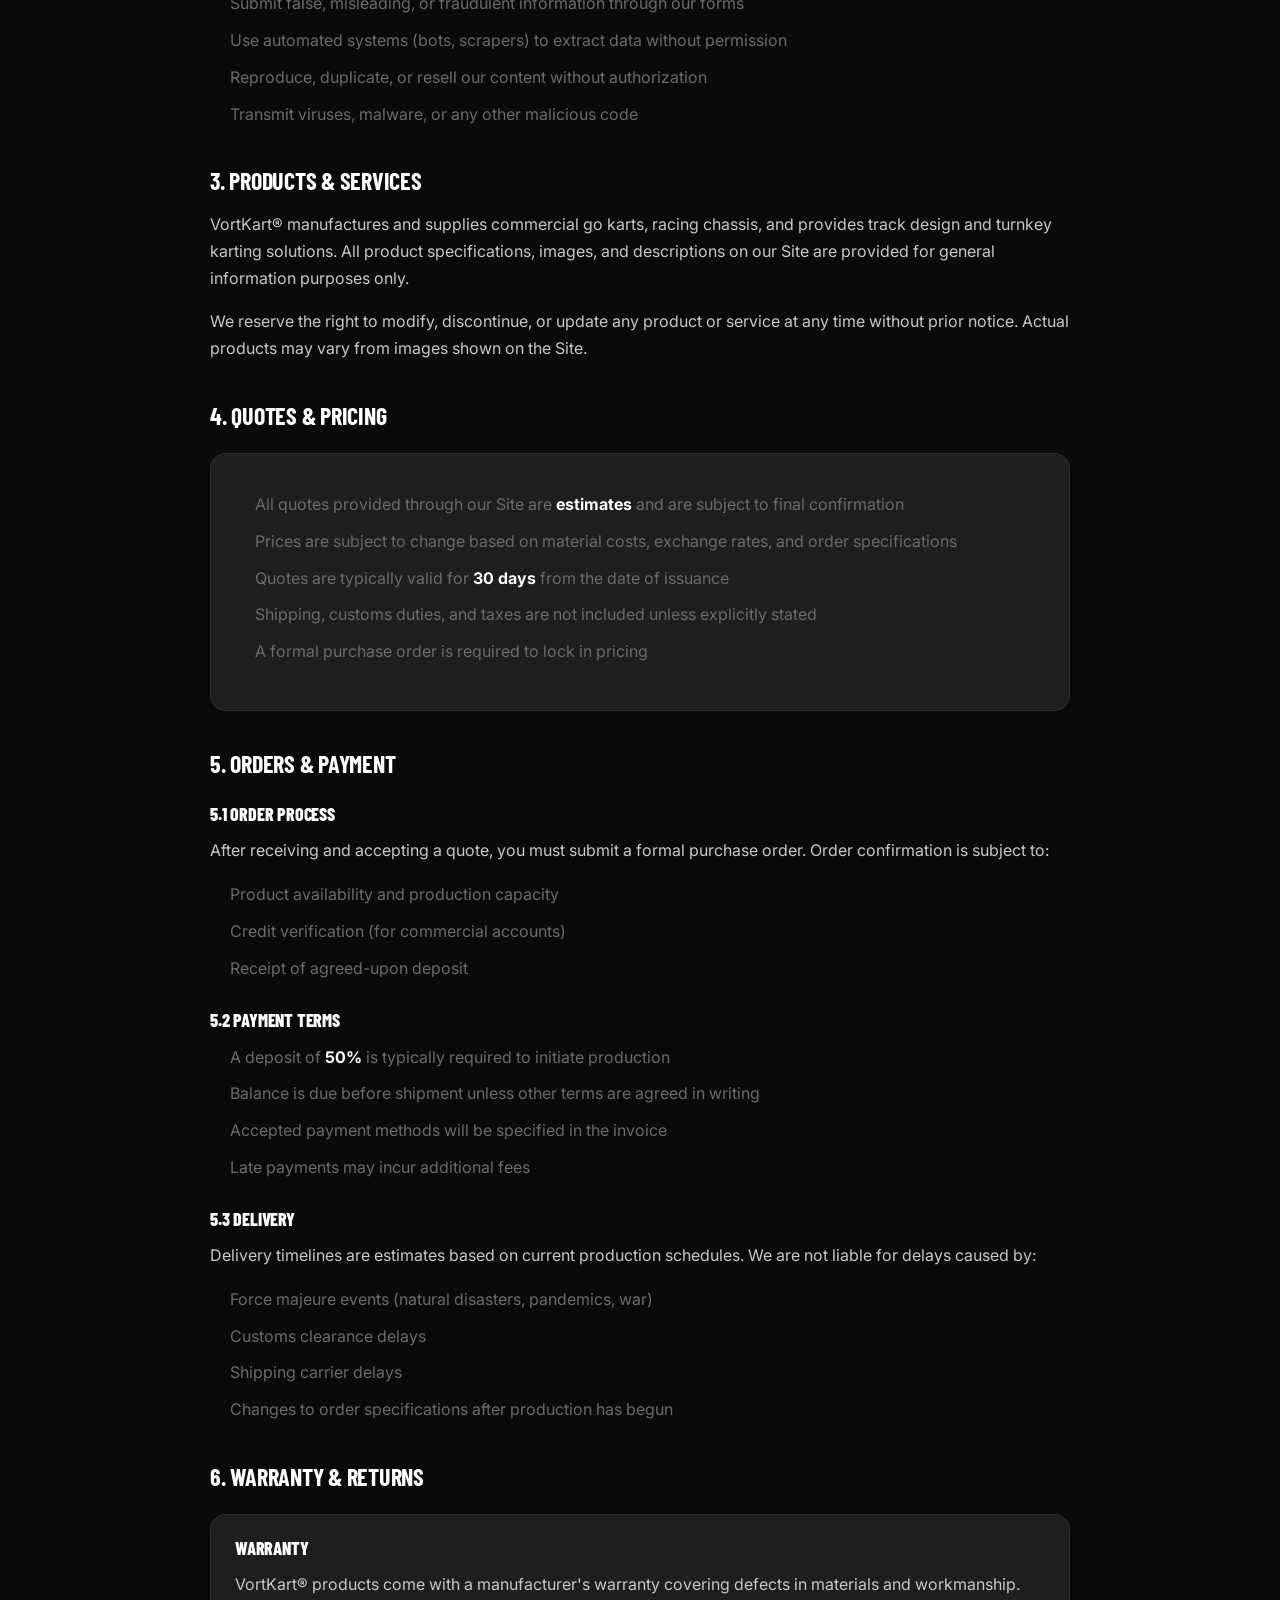
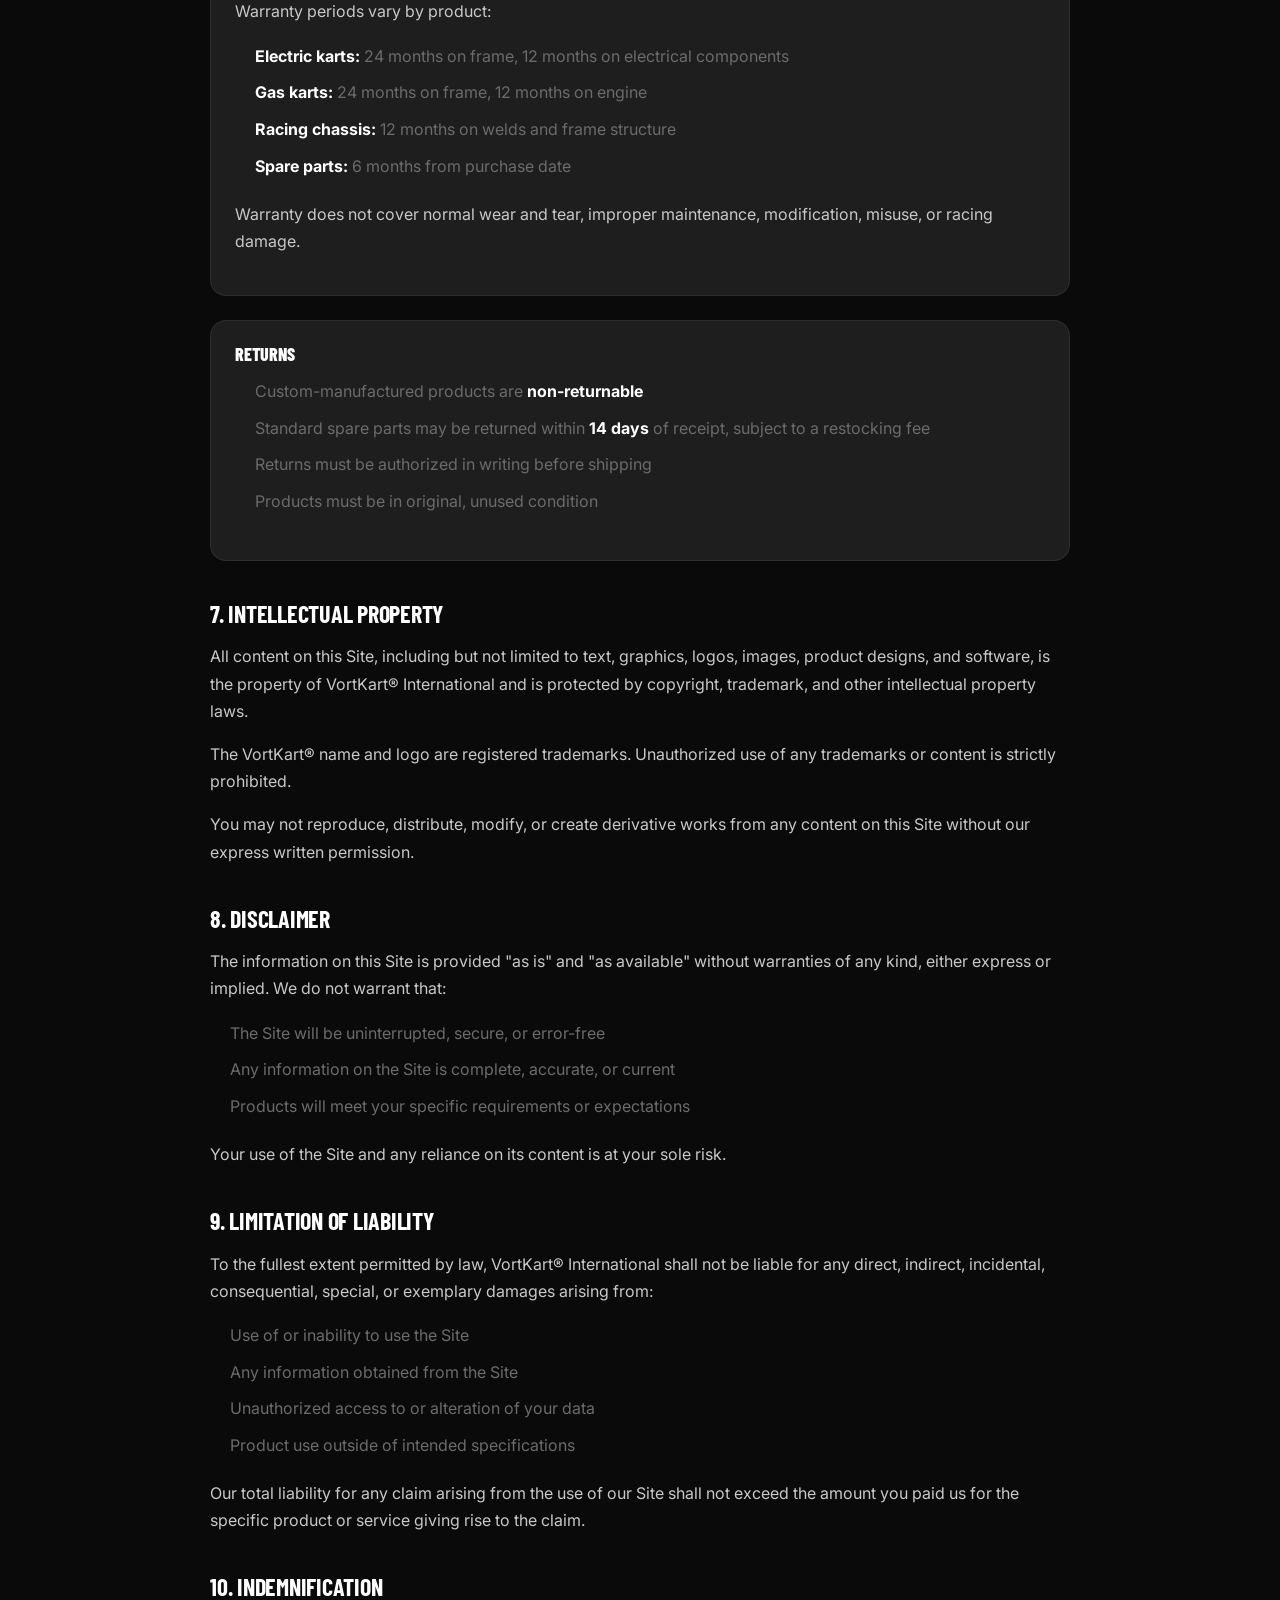
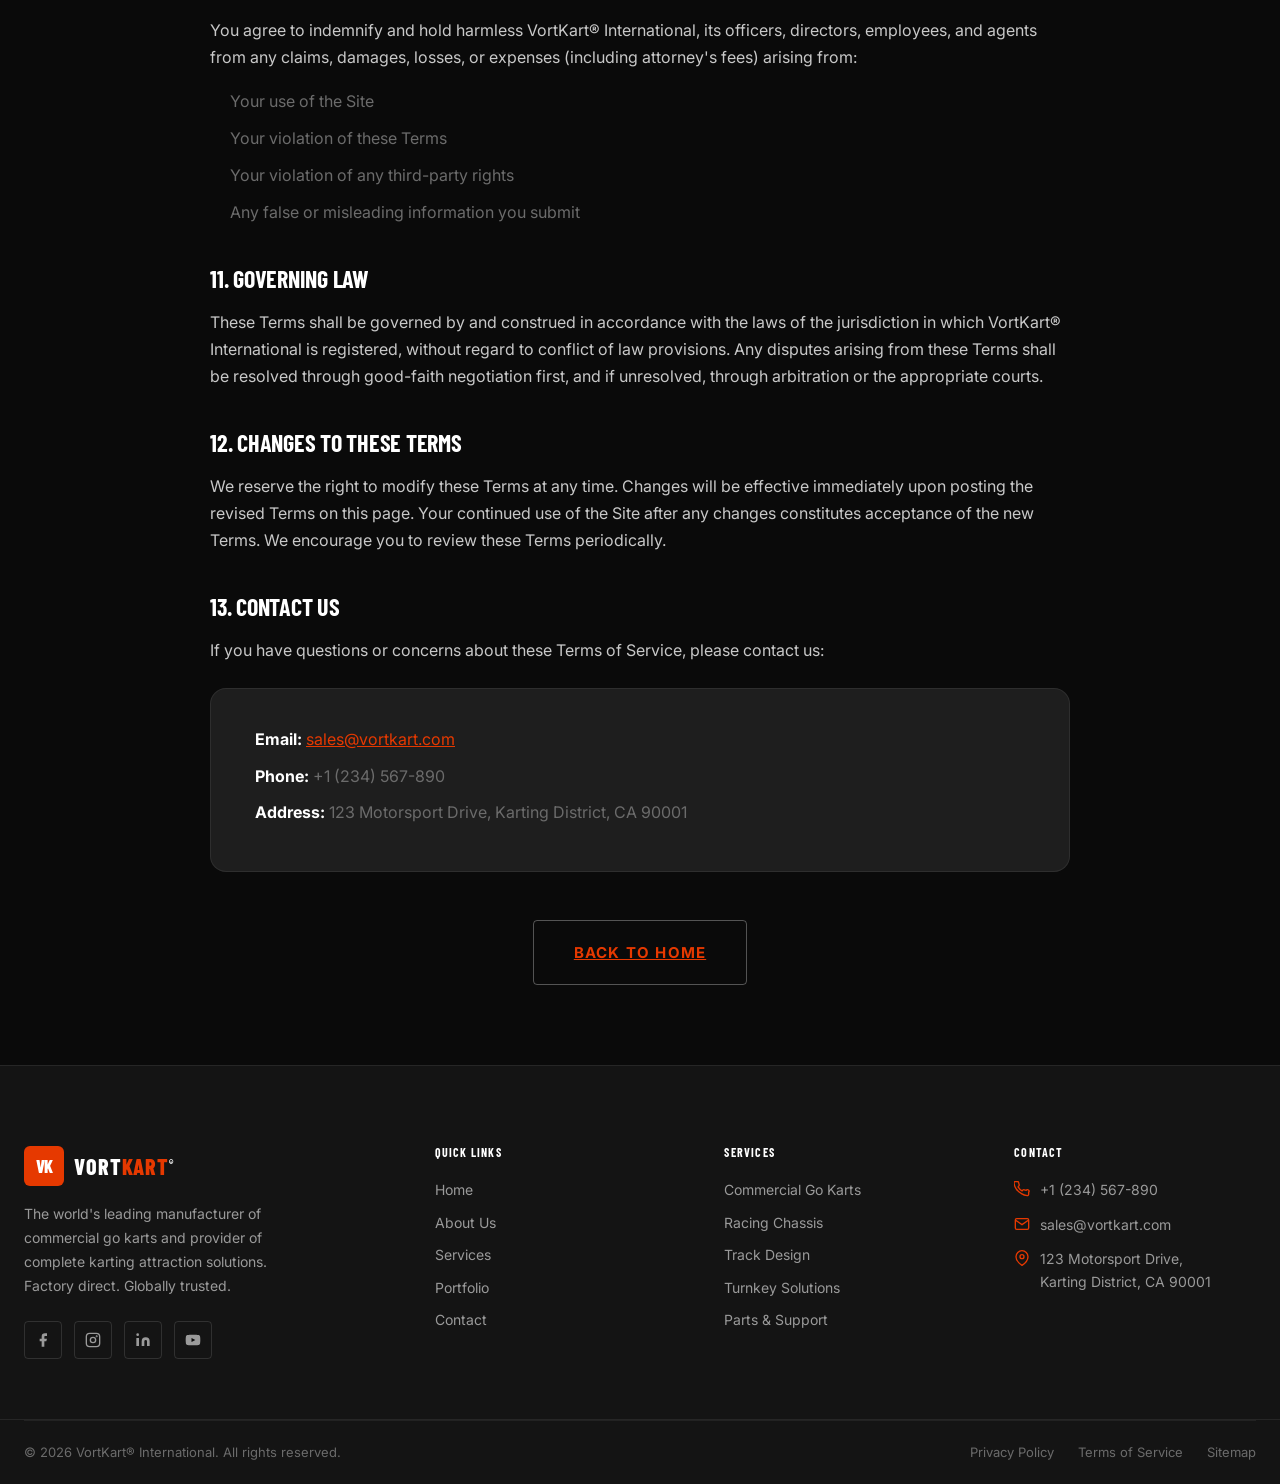
<file: terms.html>
<!DOCTYPE html>
<html lang="en">
<head>
  <meta charset="UTF-8" />
  <meta name="viewport" content="width=device-width, initial-scale=1.0" />
  <title>Terms of Service | VortKart&reg;</title>
  <meta name="description" content="VortKart&reg; Terms of Service — The terms and conditions governing your use of our website and commercial go kart products and services." />
  <meta name="robots" content="index, follow" />
  <link rel="canonical" href="https://yaosleven.github.io/vortkart-website/terms.html" />
  <meta property="og:title" content="Terms of Service | VortKart&reg;" />
  <meta property="og:description" content="Terms and conditions governing your use of VortKart&reg; website and services." />
  <meta property="og:type" content="article" />
  <meta property="og:url" content="https://yaosleven.github.io/vortkart-website/terms.html" />
  <link rel="stylesheet" href="styles.css" />
  <style>
    .legal-page { background: var(--dark); padding-top: calc(var(--nav-height) + 60px); padding-bottom: 80px; }
    .legal-container { max-width: 860px; margin: 0 auto; }
    .legal-header { text-align: center; margin-bottom: 48px; }
    .legal-header h1 { font-size: clamp(32px, 5vw, 48px); margin-bottom: 12px; }
    .legal-header .label { color: var(--primary); font-size: 13px; font-weight: 700; letter-spacing: 0.15em; text-transform: uppercase; margin-bottom: 16px; display: block; }
    .legal-updated { color: var(--gray-3); font-size: 14px; }
    .legal-content { color: var(--gray-2); font-size: 16px; line-height: 1.8; }
    .legal-content h2 { color: var(--white); font-size: 24px; margin: 40px 0 16px; font-weight: 700; }
    .legal-content h3 { color: var(--white); font-size: 18px; margin: 28px 0 12px; }
    .legal-content p { margin-bottom: 16px; }
    .legal-content ul { margin: 12px 0 20px 20px; }
    .legal-content li { margin-bottom: 8px; }
    .legal-content a { color: var(--primary); text-decoration: underline; }
    .legal-content strong { color: var(--white); }
    .legal-card { background: var(--dark-3); border: 1px solid rgba(255,255,255,0.07); border-radius: var(--radius-lg); padding: 24px; margin: 24px 0; }
    .legal-card h3 { margin-top: 0; }
    .legal-toc { background: var(--dark-2); border: 1px solid rgba(255,255,255,0.07); border-radius: var(--radius-lg); padding: 28px 32px; margin-bottom: 40px; }
    .legal-toc h3 { color: var(--white); font-size: 16px; margin-bottom: 12px; text-transform: uppercase; letter-spacing: 0.1em; }
    .legal-toc ol { margin-left: 20px; }
    .legal-toc li { margin-bottom: 6px; }
    .legal-toc a { color: var(--gray-2); text-decoration: none; transition: var(--transition); }
    .legal-toc a:hover { color: var(--primary); }
    .legal-back { text-align: center; margin-top: 48px; }
  </style>
</head>
<body>

<!-- ======================== NAVBAR ======================== -->
<nav id="navbar">
  <div class="container">
    <div class="nav-inner">
      <a href="index.html" class="nav-logo" aria-label="VortKart Home">
        <div class="nav-logo-icon">VK</div>
        <div class="nav-logo-text">Vort<span>Kart</span><sup style="font-size:10px;vertical-align:super;">&reg;</sup></div>
      </a>
      <ul class="nav-links" role="navigation" aria-label="Main navigation">
        <li><a href="index.html">Home</a></li>
        <li><a href="about.html">About</a></li>
        <li><a href="services.html">Services</a></li>
        <li><a href="listings.html">Portfolio</a></li>
        <li><a href="contact.html">Contact</a></li>
      </ul>
      <div class="nav-cta">
        <a href="tel:+1234567890" class="nav-phone" aria-label="Call us">+1 (234) 567-890</a>
        <a href="contact.html" class="btn btn-primary">Get a Quote</a>
      </div>
      <button class="nav-toggle" id="navToggle" aria-label="Toggle menu" aria-expanded="false">
        <span></span><span></span><span></span>
      </button>
    </div>
  </div>
</nav>

<!-- Mobile Nav -->
<div class="mobile-nav" id="mobileNav" role="navigation" aria-label="Mobile navigation">
  <a href="index.html">Home</a>
  <a href="about.html">About</a>
  <a href="services.html">Services</a>
  <a href="listings.html">Portfolio</a>
  <a href="contact.html">Contact</a>
  <a href="contact.html" class="btn btn-primary">Get a Free Quote</a>
</div>

<!-- ======================== LEGAL CONTENT ======================== -->
<section class="legal-page">
  <div class="container">
    <div class="legal-container">
      <div class="legal-header">
        <span class="label">Legal</span>
        <h1>Terms of Service</h1>
        <p class="legal-updated">Last updated: June 24, 2026</p>
      </div>

      <div class="legal-toc">
        <h3>Table of Contents</h3>
        <ol>
          <li><a href="#acceptance">Acceptance of Terms</a></li>
          <li><a href="#use-of-site">Use of Our Site</a></li>
          <li><a href="#products">Products & Services</a></li>
          <li><a href="#quotes">Quotes & Pricing</a></li>
          <li><a href="#orders">Orders & Payment</a></li>
          <li><a href="#warranty">Warranty & Returns</a></li>
          <li><a href="#ip">Intellectual Property</a></li>
          <li><a href="#disclaimer">Disclaimer</a></li>
          <li><a href="#liability">Limitation of Liability</a></li>
          <li><a href="#indemnification">Indemnification</a></li>
          <li><a href="#governing-law">Governing Law</a></li>
          <li><a href="#changes">Changes to Terms</a></li>
          <li><a href="#contact">Contact Us</a></li>
        </ol>
      </div>

      <div class="legal-content">
        <h2 id="acceptance">1. Acceptance of Terms</h2>
        <p>Welcome to VortKart&reg; International. By accessing and using our website at <a href="https://yaosleven.github.io/vortkart-website/">vortkart-website</a> (the "Site"), you agree to be bound by these Terms of Service ("Terms") and all applicable laws and regulations. If you do not agree with any of these Terms, please do not use our Site.</p>
        <p>These Terms apply to all visitors, users, and others who access or use the Site. By submitting a quote request or contacting us through the Site, you acknowledge that you have read, understood, and agree to be bound by these Terms.</p>

        <h2 id="use-of-site">2. Use of Our Site</h2>
        <h3>2.1 Permitted Use</h3>
        <p>You may use our Site for lawful purposes only, including:</p>
        <ul>
          <li>Browsing our products and services</li>
          <li>Requesting quotes and information</li>
          <li>Contacting us for business inquiries</li>
          <li>Accessing publicly available content</li>
        </ul>

        <h3>2.2 Prohibited Conduct</h3>
        <p>You agree not to:</p>
        <ul>
          <li>Use the Site in any way that violates applicable laws or regulations</li>
          <li>Attempt to gain unauthorized access to any part of the Site</li>
          <li>Interfere with or disrupt the Site or servers</li>
          <li>Submit false, misleading, or fraudulent information through our forms</li>
          <li>Use automated systems (bots, scrapers) to extract data without permission</li>
          <li>Reproduce, duplicate, or resell our content without authorization</li>
          <li>Transmit viruses, malware, or any other malicious code</li>
        </ul>

        <h2 id="products">3. Products & Services</h2>
        <p>VortKart&reg; manufactures and supplies commercial go karts, racing chassis, and provides track design and turnkey karting solutions. All product specifications, images, and descriptions on our Site are provided for general information purposes only.</p>
        <p>We reserve the right to modify, discontinue, or update any product or service at any time without prior notice. Actual products may vary from images shown on the Site.</p>

        <h2 id="quotes">4. Quotes & Pricing</h2>
        <div class="legal-card">
          <ul>
            <li>All quotes provided through our Site are <strong>estimates</strong> and are subject to final confirmation</li>
            <li>Prices are subject to change based on material costs, exchange rates, and order specifications</li>
            <li>Quotes are typically valid for <strong>30 days</strong> from the date of issuance</li>
            <li>Shipping, customs duties, and taxes are not included unless explicitly stated</li>
            <li>A formal purchase order is required to lock in pricing</li>
          </ul>
        </div>

        <h2 id="orders">5. Orders & Payment</h2>
        <h3>5.1 Order Process</h3>
        <p>After receiving and accepting a quote, you must submit a formal purchase order. Order confirmation is subject to:</p>
        <ul>
          <li>Product availability and production capacity</li>
          <li>Credit verification (for commercial accounts)</li>
          <li>Receipt of agreed-upon deposit</li>
        </ul>

        <h3>5.2 Payment Terms</h3>
        <ul>
          <li>A deposit of <strong>50%</strong> is typically required to initiate production</li>
          <li>Balance is due before shipment unless other terms are agreed in writing</li>
          <li>Accepted payment methods will be specified in the invoice</li>
          <li>Late payments may incur additional fees</li>
        </ul>

        <h3>5.3 Delivery</h3>
        <p>Delivery timelines are estimates based on current production schedules. We are not liable for delays caused by:</p>
        <ul>
          <li>Force majeure events (natural disasters, pandemics, war)</li>
          <li>Customs clearance delays</li>
          <li>Shipping carrier delays</li>
          <li>Changes to order specifications after production has begun</li>
        </ul>

        <h2 id="warranty">6. Warranty & Returns</h2>
        <div class="legal-card">
          <h3>Warranty</h3>
          <p>VortKart&reg; products come with a manufacturer's warranty covering defects in materials and workmanship. Warranty periods vary by product:</p>
          <ul>
            <li><strong>Electric karts:</strong> 24 months on frame, 12 months on electrical components</li>
            <li><strong>Gas karts:</strong> 24 months on frame, 12 months on engine</li>
            <li><strong>Racing chassis:</strong> 12 months on welds and frame structure</li>
            <li><strong>Spare parts:</strong> 6 months from purchase date</li>
          </ul>
          <p>Warranty does not cover normal wear and tear, improper maintenance, modification, misuse, or racing damage.</p>
        </div>

        <div class="legal-card">
          <h3>Returns</h3>
          <ul>
            <li>Custom-manufactured products are <strong>non-returnable</strong></li>
            <li>Standard spare parts may be returned within <strong>14 days</strong> of receipt, subject to a restocking fee</li>
            <li>Returns must be authorized in writing before shipping</li>
            <li>Products must be in original, unused condition</li>
          </ul>
        </div>

        <h2 id="ip">7. Intellectual Property</h2>
        <p>All content on this Site, including but not limited to text, graphics, logos, images, product designs, and software, is the property of VortKart&reg; International and is protected by copyright, trademark, and other intellectual property laws.</p>
        <p>The VortKart&reg; name and logo are registered trademarks. Unauthorized use of any trademarks or content is strictly prohibited.</p>
        <p>You may not reproduce, distribute, modify, or create derivative works from any content on this Site without our express written permission.</p>

        <h2 id="disclaimer">8. Disclaimer</h2>
        <p>The information on this Site is provided "as is" and "as available" without warranties of any kind, either express or implied. We do not warrant that:</p>
        <ul>
          <li>The Site will be uninterrupted, secure, or error-free</li>
          <li>Any information on the Site is complete, accurate, or current</li>
          <li>Products will meet your specific requirements or expectations</li>
        </ul>
        <p>Your use of the Site and any reliance on its content is at your sole risk.</p>

        <h2 id="liability">9. Limitation of Liability</h2>
        <p>To the fullest extent permitted by law, VortKart&reg; International shall not be liable for any direct, indirect, incidental, consequential, special, or exemplary damages arising from:</p>
        <ul>
          <li>Use of or inability to use the Site</li>
          <li>Any information obtained from the Site</li>
          <li>Unauthorized access to or alteration of your data</li>
          <li>Product use outside of intended specifications</li>
        </ul>
        <p>Our total liability for any claim arising from the use of our Site shall not exceed the amount you paid us for the specific product or service giving rise to the claim.</p>

        <h2 id="indemnification">10. Indemnification</h2>
        <p>You agree to indemnify and hold harmless VortKart&reg; International, its officers, directors, employees, and agents from any claims, damages, losses, or expenses (including attorney's fees) arising from:</p>
        <ul>
          <li>Your use of the Site</li>
          <li>Your violation of these Terms</li>
          <li>Your violation of any third-party rights</li>
          <li>Any false or misleading information you submit</li>
        </ul>

        <h2 id="governing-law">11. Governing Law</h2>
        <p>These Terms shall be governed by and construed in accordance with the laws of the jurisdiction in which VortKart&reg; International is registered, without regard to conflict of law provisions. Any disputes arising from these Terms shall be resolved through good-faith negotiation first, and if unresolved, through arbitration or the appropriate courts.</p>

        <h2 id="changes">12. Changes to These Terms</h2>
        <p>We reserve the right to modify these Terms at any time. Changes will be effective immediately upon posting the revised Terms on this page. Your continued use of the Site after any changes constitutes acceptance of the new Terms. We encourage you to review these Terms periodically.</p>

        <h2 id="contact">13. Contact Us</h2>
        <p>If you have questions or concerns about these Terms of Service, please contact us:</p>
        <div class="legal-card">
          <ul>
            <li><strong>Email:</strong> <a href="mailto:sales@vortkart.com">sales@vortkart.com</a></li>
            <li><strong>Phone:</strong> +1 (234) 567-890</li>
            <li><strong>Address:</strong> 123 Motorsport Drive, Karting District, CA 90001</li>
          </ul>
        </div>

        <div class="legal-back">
          <a href="index.html" class="btn btn-outline btn-lg">Back to Home</a>
        </div>
      </div>
    </div>
  </div>
</section>

<!-- ======================== FOOTER ======================== -->
<footer>
  <div class="container">
    <div class="footer-top">
      <div class="footer-brand">
        <a href="index.html" class="nav-logo" aria-label="VortKart Home">
          <div class="nav-logo-icon">VK</div>
          <div class="nav-logo-text">Vort<span>Kart</span><sup style="font-size:10px;vertical-align:super;">&reg;</sup></div>
        </a>
        <p>The world's leading manufacturer of commercial go karts and provider of complete karting attraction solutions. Factory direct. Globally trusted.</p>
        <div class="footer-social" aria-label="Social media links">
          <a href="#" class="social-icon" aria-label="Facebook"><svg viewBox="0 0 24 24" fill="currentColor" aria-hidden="true"><path d="M18 2h-3a5 5 0 00-5 5v3H7v4h3v8h4v-8h3l1-4h-4V7a1 1 0 011-1h3z"/></svg></a>
          <a href="#" class="social-icon" aria-label="Instagram"><svg viewBox="0 0 24 24" fill="none" stroke="currentColor" stroke-width="2" aria-hidden="true"><rect x="2" y="2" width="20" height="20" rx="5"/><circle cx="12" cy="12" r="4"/><circle cx="17.5" cy="6.5" r="0.5" fill="currentColor"/></svg></a>
          <a href="#" class="social-icon" aria-label="LinkedIn"><svg viewBox="0 0 24 24" fill="currentColor" aria-hidden="true"><path d="M16 8a6 6 0 016 6v7h-4v-7a2 2 0 00-2-2 2 2 0 00-2 2v7h-4v-7a6 6 0 016-6zM2 9h4v12H2z"/><circle cx="4" cy="4" r="2"/></svg></a>
          <a href="#" class="social-icon" aria-label="YouTube"><svg viewBox="0 0 24 24" fill="currentColor" aria-hidden="true"><path d="M22.54 6.42a2.78 2.78 0 00-1.94-1.95C18.88 4 12 4 12 4s-6.88 0-8.6.47a2.78 2.78 0 00-1.94 1.95A29 29 0 001 12a29 29 0 00.46 5.58A2.78 2.78 0 003.4 19.53C5.12 20 12 20 12 20s6.88 0 8.6-.47a2.78 2.78 0 001.94-1.95A29 29 0 0023 12a29 29 0 00-.46-5.58z"/><polygon points="9.75 15.02 15.5 12 9.75 8.98 9.75 15.02" fill="#0a0a0a"/></svg></a>
        </div>
      </div>
      <div class="footer-col">
        <h5>Quick Links</h5>
        <a href="index.html">Home</a>
        <a href="about.html">About Us</a>
        <a href="services.html">Services</a>
        <a href="listings.html">Portfolio</a>
        <a href="contact.html">Contact</a>
      </div>
      <div class="footer-col">
        <h5>Services</h5>
        <a href="services.html#commercial">Commercial Go Karts</a>
        <a href="services.html#racing">Racing Chassis</a>
        <a href="services.html#track">Track Design</a>
        <a href="services.html#turnkey">Turnkey Solutions</a>
        <a href="contact.html">Parts & Support</a>
      </div>
      <div class="footer-col">
        <h5>Contact</h5>
        <div class="footer-contact-item">
          <svg viewBox="0 0 24 24" fill="none" stroke="currentColor" stroke-width="2" aria-hidden="true"><path d="M22 16.92v3a2 2 0 01-2.18 2 19.79 19.79 0 01-8.63-3.07A19.5 19.5 0 013.07 11.5 19.79 19.79 0 010 2.94 2 2 0 012 .76h3a2 2 0 012 1.72c.127.96.361 1.903.7 2.81a2 2 0 01-.45 2.11L6.09 8.91a16 16 0 006 6l1.27-1.27a2 2 0 012.11-.45c.907.339 1.85.573 2.81.7A2 2 0 0122 16.92z"/></svg>
          <span>+1 (234) 567-890</span>
        </div>
        <div class="footer-contact-item">
          <svg viewBox="0 0 24 24" fill="none" stroke="currentColor" stroke-width="2" aria-hidden="true"><path d="M4 4h16c1.1 0 2 .9 2 2v12c0 1.1-.9 2-2 2H4c-1.1 0-2-.9-2-2V6c0-1.1.9-2 2-2z"/><polyline points="22,6 12,13 2,6"/></svg>
          <span>sales@vortkart.com</span>
        </div>
        <div class="footer-contact-item">
          <svg viewBox="0 0 24 24" fill="none" stroke="currentColor" stroke-width="2" aria-hidden="true"><path d="M21 10c0 7-9 13-9 13s-9-6-9-13a9 9 0 0118 0z"/><circle cx="12" cy="10" r="3"/></svg>
          <span>123 Motorsport Drive,<br>Karting District, CA 90001</span>
        </div>
      </div>
    </div>
  </div>
  <div class="divider"></div>
  <div class="container">
    <div class="footer-bottom">
      <p>&copy; 2026 VortKart&reg; International. All rights reserved.</p>
      <div class="footer-bottom-links">
        <a href="privacy.html">Privacy Policy</a>
        <a href="terms.html">Terms of Service</a>
        <a href="sitemap.xml">Sitemap</a>
      </div>
    </div>
  </div>
</footer>

<script src="main.js"></script>
</body>
</html>
</file>
<file: styles.css>
/* ===========================
   VortKart® Global Stylesheet
   =========================== */

/* Google Fonts */
@import url('https://fonts.googleapis.com/css2?family=Inter:wght@300;400;500;600;700;800;900&family=Barlow+Condensed:wght@600;700;800&display=swap');

/* ---- CSS Variables ---- */
:root {
  --primary: #E63900;
  --primary-dark: #B82D00;
  --primary-light: #FF5A2B;
  --accent: #FFB800;
  --dark: #0A0A0A;
  --dark-2: #141414;
  --dark-3: #1E1E1E;
  --dark-4: #2A2A2A;
  --gray-1: #3D3D3D;
  --gray-2: #6B6B6B;
  --gray-3: #9A9A9A;
  --gray-4: #C8C8C8;
  --gray-5: #E8E8E8;
  --white: #FFFFFF;
  --off-white: #F5F4F2;
  --font-body: 'Inter', sans-serif;
  --font-heading: 'Barlow Condensed', sans-serif;
  --nav-height: 72px;
  --section-pad: 100px;
  --max-width: 1280px;
  --radius-sm: 4px;
  --radius-md: 8px;
  --radius-lg: 16px;
  --radius-xl: 24px;
  --shadow-sm: 0 2px 8px rgba(0,0,0,0.12);
  --shadow-md: 0 8px 32px rgba(0,0,0,0.18);
  --shadow-lg: 0 24px 64px rgba(0,0,0,0.24);
  --transition: 0.3s cubic-bezier(0.4, 0, 0.2, 1);
}

/* ---- Reset ---- */
*, *::before, *::after { box-sizing: border-box; margin: 0; padding: 0; }
html { scroll-behavior: smooth; font-size: 16px; }
body {
  font-family: var(--font-body);
  background: var(--dark);
  color: var(--white);
  line-height: 1.6;
  overflow-x: hidden;
}
img { max-width: 100%; height: auto; display: block; }
a { text-decoration: none; color: inherit; }
ul { list-style: none; }
button { cursor: pointer; border: none; background: none; font-family: inherit; }
input, textarea, select { font-family: inherit; }

/* ---- Typography ---- */
h1, h2, h3, h4, h5 {
  font-family: var(--font-heading);
  line-height: 1.1;
  letter-spacing: -0.01em;
  font-weight: 800;
  text-transform: uppercase;
}
h1 { font-size: clamp(52px, 8vw, 100px); }
h2 { font-size: clamp(36px, 5vw, 60px); }
h3 { font-size: clamp(24px, 3vw, 36px); }
h4 { font-size: clamp(18px, 2.5vw, 24px); }
p { font-size: 16px; line-height: 1.7; color: var(--gray-4); }

/* ---- Layout ---- */
.container { max-width: var(--max-width); margin: 0 auto; padding: 0 24px; }
.section { padding: var(--section-pad) 0; }
.section-sm { padding: 60px 0; }

/* ---- Label ---- */
.label {
  display: inline-flex; align-items: center; gap: 8px;
  font-size: 12px; font-weight: 600; letter-spacing: 0.1em;
  text-transform: uppercase; color: var(--primary);
  margin-bottom: 16px;
}
.label::before {
  content: ''; display: block; width: 24px; height: 2px;
  background: var(--primary);
}

/* ---- Buttons ---- */
.btn {
  display: inline-flex; align-items: center; gap: 10px;
  padding: 14px 32px; border-radius: var(--radius-sm);
  font-size: 14px; font-weight: 700; letter-spacing: 0.08em;
  text-transform: uppercase; transition: var(--transition);
  position: relative; overflow: hidden;
}
.btn-primary {
  background: var(--primary); color: var(--white);
}
.btn-primary:hover { background: var(--primary-dark); transform: translateY(-2px); box-shadow: 0 8px 24px rgba(230,57,0,0.4); }
.btn-outline {
  background: transparent; color: var(--white);
  border: 1.5px solid rgba(255,255,255,0.3);
}
.btn-outline:hover { border-color: var(--white); background: rgba(255,255,255,0.05); transform: translateY(-2px); }
.btn-white { background: var(--white); color: var(--dark); }
.btn-white:hover { background: var(--off-white); transform: translateY(-2px); box-shadow: 0 8px 24px rgba(255,255,255,0.15); }
.btn-lg { padding: 18px 40px; font-size: 15px; }
.btn svg { width: 18px; height: 18px; flex-shrink: 0; }

/* ---- Cards ---- */
.card {
  background: var(--dark-3); border: 1px solid rgba(255,255,255,0.08);
  border-radius: var(--radius-lg); overflow: hidden;
  transition: var(--transition);
}
.card:hover { border-color: rgba(230,57,0,0.4); transform: translateY(-4px); box-shadow: var(--shadow-md); }

/* ---- Section Headings ---- */
.section-header { margin-bottom: 60px; }
.section-header.center { text-align: center; }
.section-header .section-title { color: var(--white); margin-bottom: 16px; }
.section-header p { max-width: 560px; }
.section-header.center p { margin: 0 auto; }

/* ---- Divider ---- */
.divider { height: 1px; background: rgba(255,255,255,0.08); margin: 0; }

/* ---- Highlight ---- */
.highlight { color: var(--primary); }
.highlight-accent { color: var(--accent); }

/* ---- Focus visible (accessibility) ---- */
:focus-visible {
  outline: 2px solid var(--primary);
  outline-offset: 3px;
}

/* ========================
   NAVIGATION
   ======================== */
#navbar {
  position: fixed; top: 0; left: 0; right: 0; z-index: 1000;
  height: var(--nav-height);
  background: rgba(10,10,10,0.0);
  transition: background 0.4s ease, box-shadow 0.4s ease;
  backdrop-filter: blur(0px);
}
#navbar.scrolled {
  background: rgba(10,10,10,0.95);
  backdrop-filter: blur(20px);
  box-shadow: 0 1px 0 rgba(255,255,255,0.08);
}
.nav-inner {
  display: flex; align-items: center; justify-content: space-between;
  height: 100%;
  min-width: 0;
}
.nav-logo { flex-shrink: 0; }
.nav-links { flex-shrink: 1; min-width: 0; }
.nav-cta { display: flex; align-items: center; gap: 16px; flex-shrink: 0; }
.nav-logo {
  display: flex; align-items: center; gap: 10px;
}
.nav-logo-icon {
  width: 40px; height: 40px;
  background: var(--primary); border-radius: 6px;
  display: flex; align-items: center; justify-content: center;
  font-family: var(--font-heading); font-size: 18px; font-weight: 800;
  color: var(--white); letter-spacing: -1px;
}
.nav-logo-text {
  font-family: var(--font-heading); font-size: 22px; font-weight: 800;
  color: var(--white); text-transform: uppercase; letter-spacing: 0.04em;
}
.nav-logo-text span { color: var(--primary); }
.nav-links {
  display: flex; align-items: center; gap: 28px;
}
.nav-links a {
  font-size: 13px; font-weight: 600; letter-spacing: 0.08em;
  text-transform: uppercase; color: rgba(255,255,255,0.7);
  transition: color var(--transition);
  position: relative;
}
.nav-links a::after {
  content: ''; position: absolute; bottom: -4px; left: 0; right: 0;
  height: 2px; background: var(--primary); transform: scaleX(0);
  transition: transform var(--transition);
}
.nav-links a:hover, .nav-links a.active { color: var(--white); }
.nav-links a:hover::after, .nav-links a.active::after { transform: scaleX(1); }
.nav-cta { display: flex; align-items: center; gap: 16px; }
.nav-phone {
  font-size: 13px; font-weight: 600; color: rgba(255,255,255,0.6);
  transition: color var(--transition);
}
.nav-phone:hover { color: var(--white); }

/* Mobile nav */
.nav-toggle {
  display: none; flex-direction: column; gap: 5px;
  width: 32px; cursor: pointer; padding: 4px;
}
.nav-toggle span {
  display: block; height: 2px; background: var(--white);
  border-radius: 2px; transition: var(--transition);
}
.mobile-nav {
  display: none; position: fixed; top: var(--nav-height); left: 0; right: 0;
  background: var(--dark-2); border-top: 1px solid rgba(255,255,255,0.08);
  padding: 24px; z-index: 999;
}
.mobile-nav.open { display: block; }
.mobile-nav a {
  display: block; padding: 14px 0; border-bottom: 1px solid rgba(255,255,255,0.06);
  font-size: 14px; font-weight: 700; letter-spacing: 0.08em; text-transform: uppercase;
  color: rgba(255,255,255,0.8);
}
.mobile-nav a:last-child { border-bottom: none; }
.mobile-nav .btn { width: 100%; justify-content: center; margin-top: 16px; }

/* ========================
   FOOTER
   ======================== */
footer {
  background: var(--dark-2);
  border-top: 1px solid rgba(255,255,255,0.08);
}
.footer-top {
  padding: 80px 0 60px;
  display: grid;
  grid-template-columns: 1.5fr 1fr 1fr 1fr;
  gap: 48px;
}
.footer-brand p { font-size: 14px; color: var(--gray-3); margin-top: 16px; max-width: 280px; }
.footer-col h5 {
  font-size: 12px; font-weight: 700; letter-spacing: 0.1em;
  text-transform: uppercase; color: var(--white); margin-bottom: 20px;
}
.footer-col a {
  display: block; font-size: 14px; color: var(--gray-3);
  margin-bottom: 10px; transition: color var(--transition);
}
.footer-col a:hover { color: var(--white); }
.footer-contact-item {
  display: flex; gap: 10px; margin-bottom: 12px;
}
.footer-contact-item svg { width: 16px; height: 16px; flex-shrink: 0; color: var(--primary); margin-top: 2px; }
.footer-contact-item span { font-size: 14px; color: var(--gray-3); }
.footer-social { display: flex; gap: 12px; margin-top: 24px; }
.social-icon {
  width: 38px; height: 38px; border-radius: var(--radius-sm);
  border: 1px solid rgba(255,255,255,0.12);
  display: flex; align-items: center; justify-content: center;
  color: var(--gray-3); transition: var(--transition);
}
.social-icon:hover { background: var(--primary); border-color: var(--primary); color: var(--white); }
.social-icon svg { width: 16px; height: 16px; }
.footer-bottom {
  padding: 20px 0; border-top: 1px solid rgba(255,255,255,0.06);
  display: flex; justify-content: space-between; align-items: center;
  flex-wrap: wrap; gap: 12px;
}
.footer-bottom p { font-size: 13px; color: var(--gray-2); }
.footer-bottom-links { display: flex; gap: 24px; }
.footer-bottom-links a { font-size: 13px; color: var(--gray-2); transition: color var(--transition); }
.footer-bottom-links a:hover { color: var(--white); }

/* ========================
   HERO (shared)
   ======================== */
.page-hero {
  position: relative; min-height: 420px;
  display: flex; align-items: center;
  overflow: hidden; padding-top: var(--nav-height);
  background: var(--dark-2);
}
.page-hero-bg {
  position: absolute; inset: 0;
  background-size: cover; background-position: center;
  opacity: 0.25;
}
.page-hero-overlay {
  position: absolute; inset: 0;
  background: linear-gradient(135deg, rgba(10,10,10,0.95) 0%, rgba(10,10,10,0.6) 100%);
}
.page-hero-content { position: relative; z-index: 1; padding: 80px 0 60px; }
.page-hero h1 { margin-bottom: 16px; }
.page-hero .breadcrumb {
  display: flex; align-items: center; gap: 8px; margin-bottom: 16px;
  font-size: 13px; color: var(--gray-3);
}
.page-hero .breadcrumb a { color: var(--gray-3); transition: color var(--transition); }
.page-hero .breadcrumb a:hover { color: var(--white); }
.page-hero .breadcrumb span { color: var(--primary); }

/* ========================
   UTILITY CLASSES
   ======================== */
.text-center { text-align: center; }
.text-primary { color: var(--primary); }
.mt-8 { margin-top: 8px; }
.mt-16 { margin-top: 16px; }
.mt-24 { margin-top: 24px; }
.mt-32 { margin-top: 32px; }
.mb-8 { margin-bottom: 8px; }
.mb-16 { margin-bottom: 16px; }
.mb-24 { margin-bottom: 24px; }
.mb-32 { margin-bottom: 32px; }
.flex { display: flex; }
.flex-center { display: flex; align-items: center; justify-content: center; }
.gap-8 { gap: 8px; }
.gap-16 { gap: 16px; }
.gap-24 { gap: 24px; }
.grid-2 { display: grid; grid-template-columns: 1fr 1fr; gap: 32px; }
.grid-3 { display: grid; grid-template-columns: repeat(3, 1fr); gap: 32px; }
.grid-4 { display: grid; grid-template-columns: repeat(4, 1fr); gap: 24px; }

/* Fade In Animation */
.fade-in {
  opacity: 0; transform: translateY(24px);
  transition: opacity 0.6s ease, transform 0.6s ease;
}
.fade-in.visible { opacity: 1; transform: translateY(0); }
.fade-in.delay-1 { transition-delay: 0.1s; }
.fade-in.delay-2 { transition-delay: 0.2s; }
.fade-in.delay-3 { transition-delay: 0.3s; }
.fade-in.delay-4 { transition-delay: 0.4s; }

/* ========================
   TRUST BAR
   ======================== */
.trust-bar {
  background: var(--dark-2);
  border-top: 1px solid rgba(255,255,255,0.06);
  border-bottom: 1px solid rgba(255,255,255,0.06);
  padding: 20px 0;
}
.trust-bar-inner {
  display: flex; align-items: center; justify-content: center;
  flex-wrap: wrap; gap: 0;
}
.trust-item {
  display: flex; align-items: center; gap: 10px;
  padding: 8px 32px; border-right: 1px solid rgba(255,255,255,0.08);
}
.trust-item:last-child { border-right: none; }
.trust-item svg { width: 20px; height: 20px; color: var(--primary); flex-shrink: 0; }
.trust-item span { font-size: 13px; font-weight: 600; color: var(--gray-4); letter-spacing: 0.02em; }
.trust-item strong { color: var(--white); }

/* ========================
   STATS STRIP
   ======================== */
.stats-strip {
  background: var(--primary);
  padding: 56px 0;
}
.stats-grid {
  display: grid;
  grid-template-columns: repeat(4, 1fr);
  gap: 24px;
  text-align: center;
}
.stat-num {
  font-family: var(--font-heading);
  font-size: clamp(48px, 6vw, 72px);
  font-weight: 800;
  color: var(--white);
  line-height: 1;
}
.stat-label {
  font-size: 13px; font-weight: 600; letter-spacing: 0.08em;
  text-transform: uppercase; color: rgba(255,255,255,0.7);
  margin-top: 8px;
}

/* ========================
   CTA SECTION
   ======================== */
.cta-section {
  background: var(--dark-2);
  padding: 100px 0;
  text-align: center;
  position: relative;
  overflow: hidden;
}
.cta-section::before {
  content: '';
  position: absolute; inset: 0;
  background: radial-gradient(ellipse 60% 60% at 50% 50%, rgba(230,57,0,0.12) 0%, transparent 70%);
  pointer-events: none;
}
.cta-section h2 { margin-bottom: 20px; }
.cta-section p { margin-bottom: 40px; font-size: 18px; }
.cta-buttons { display: flex; gap: 16px; justify-content: center; flex-wrap: wrap; }

/* ========================
   FORMS (contact)
   ======================== */
.form-group { margin-bottom: 20px; }
.form-group label {
  display: block; font-size: 12px; font-weight: 700;
  letter-spacing: 0.08em; text-transform: uppercase;
  color: var(--gray-4); margin-bottom: 8px;
}
.form-control {
  width: 100%; padding: 14px 16px;
  background: var(--dark-3); border: 1px solid rgba(255,255,255,0.1);
  border-radius: var(--radius-md); color: var(--white);
  font-size: 15px; transition: border-color var(--transition);
}
.form-control:focus {
  outline: none; border-color: var(--primary);
  box-shadow: 0 0 0 3px rgba(230,57,0,0.15);
}
.form-control::placeholder { color: var(--gray-2); }
textarea.form-control { resize: vertical; min-height: 140px; }
select.form-control { appearance: none; }

/* ========================
   FAQ ACCORDION
   ======================== */
.faq-item {
  border-bottom: 1px solid rgba(255,255,255,0.08);
}
.faq-question {
  width: 100%; text-align: left; padding: 24px 0;
  display: flex; justify-content: space-between; align-items: center;
  font-size: 17px; font-weight: 600; color: var(--white);
  background: none; cursor: pointer; transition: color var(--transition);
}
.faq-question:hover { color: var(--primary); }
.faq-question svg { width: 20px; height: 20px; flex-shrink: 0; transition: transform var(--transition); }
.faq-item.open .faq-question { color: var(--primary); }
.faq-item.open .faq-question svg { transform: rotate(45deg); }
.faq-answer {
  max-height: 0; overflow: hidden; transition: max-height 0.4s ease, padding 0.3s ease;
}
.faq-answer-inner { padding-bottom: 24px; color: var(--gray-3); font-size: 15px; line-height: 1.8; }
.faq-item.open .faq-answer { max-height: 400px; }

/* ========================
   FILTER BAR
   ======================== */
.filter-bar {
  display: flex; gap: 8px; flex-wrap: wrap; margin-bottom: 40px;
}
.filter-btn {
  padding: 8px 20px; border-radius: 100px;
  font-size: 13px; font-weight: 600; letter-spacing: 0.05em;
  border: 1px solid rgba(255,255,255,0.12);
  color: var(--gray-4); background: transparent;
  transition: var(--transition); cursor: pointer;
}
.filter-btn:hover, .filter-btn.active {
  background: var(--primary); border-color: var(--primary); color: var(--white);
}

/* ========================
   PROCESS STEPS
   ======================== */
.process-steps {
  display: grid; grid-template-columns: repeat(4, 1fr); gap: 0;
  position: relative;
}
.process-steps::before {
  content: ''; position: absolute; top: 32px; left: 12.5%; right: 12.5%;
  height: 1px; background: rgba(255,255,255,0.12);
}
.process-step { text-align: center; padding: 0 16px; }
.step-num {
  width: 64px; height: 64px; border-radius: 50%;
  background: var(--dark-3); border: 2px solid rgba(230,57,0,0.4);
  display: flex; align-items: center; justify-content: center;
  margin: 0 auto 24px; position: relative; z-index: 1;
  font-family: var(--font-heading); font-size: 24px; font-weight: 800;
  color: var(--primary);
}
.process-step h4 { font-size: 18px; margin-bottom: 10px; color: var(--white); }
.process-step p { font-size: 14px; }

/* ========================
   TESTIMONIALS
   ======================== */
.testimonial-card {
  background: var(--dark-3); border: 1px solid rgba(255,255,255,0.08);
  border-radius: var(--radius-lg); padding: 36px; position: relative;
}
.testimonial-stars { color: var(--accent); font-size: 16px; margin-bottom: 16px; letter-spacing: 2px; }
.testimonial-card p { font-size: 16px; color: var(--gray-4); font-style: italic; line-height: 1.8; margin-bottom: 24px; }
.testimonial-author { display: flex; align-items: center; gap: 14px; }
.author-avatar {
  width: 46px; height: 46px; border-radius: 50%;
  background: var(--primary); display: flex; align-items: center; justify-content: center;
  font-family: var(--font-heading); font-size: 16px; font-weight: 800; color: var(--white);
  flex-shrink: 0;
}
.author-name { font-weight: 700; font-size: 14px; color: var(--white); }
.author-title { font-size: 12px; color: var(--gray-3); margin-top: 2px; }

/* ========================
   RESPONSIVE
   ======================== */

/* ---- Large desktop → Tablet landscape ---- */
@media (max-width: 1100px) {
  .nav-links { gap: 20px; }
  .nav-phone { display: none; }
}

/* ---- Tablet landscape (≤1024px) ---- */
@media (max-width: 1024px) {
  :root { --section-pad: 80px; }
  .footer-top { grid-template-columns: 1fr 1fr; gap: 40px; }
  .stats-grid { grid-template-columns: repeat(2, 1fr); }
  .process-steps { grid-template-columns: repeat(2, 1fr); gap: 40px; }
  .process-steps::before { display: none; }
  .grid-4 { grid-template-columns: repeat(2, 1fr); }
  .grid-3 { grid-template-columns: repeat(2, 1fr); }
  .section-header { margin-bottom: 40px; }
  .section-header p { max-width: 100%; }
  .page-hero { min-height: 340px; }
  .page-hero-content { padding: 60px 0 40px; }
  .cta-section { padding: 80px 0; }
  .cta-section p { font-size: 16px; }
  .stats-strip { padding: 48px 0; }
  .faq-grid { grid-template-columns: 1fr !important; gap: 48px; }
  .service-featured-body { padding: 36px !important; }
  .pricing-cards { grid-template-columns: 1fr !important; }
  .contact-grid { grid-template-columns: 1fr !important; gap: 48px !important; }
  .contact-info { position: static !important; }
  .form-panel { padding: 36px !important; }
  .mission-grid { grid-template-columns: 1fr !important; gap: 48px !important; }
  .diff-row { grid-template-columns: 1fr !important; gap: 32px !important; }
  .diff-row.reverse .diff-img { order: 1 !important; }
  .diff-row.reverse .diff-content { order: 2 !important; }
  .team-grid { grid-template-columns: repeat(2, 1fr) !important; }
  .portfolio-grid { grid-template-columns: repeat(2, 1fr) !important; }
  .portfolio-card.featured { grid-column: span 2; }
  .testimonials-grid { grid-template-columns: 1fr !important; }
  .about-preview-grid { grid-template-columns: 1fr !important; gap: 48px !important; }
  .about-img-accent { right: 8px !important; bottom: -16px !important; width: 46% !important; }
  .about-years-badge { left: 0 !important; }
  .product-detail-hero .container { grid-template-columns: 1fr !important; gap: 40px !important; }
  .pd-feature-grid { grid-template-columns: 1fr !important; gap: 0 !important; }
  .pd-gallery { grid-template-columns: repeat(2, 1fr) !important; }
  .service-featured { grid-template-columns: 1fr !important; }
  .service-featured-img { aspect-ratio: 16/9 !important; }
}

/* ---- Tablet portrait / Large phone (≤768px) ---- */
@media (max-width: 768px) {
  :root { --section-pad: 56px; --nav-height: 60px; }
  .container { padding: 0 20px; }
  .nav-links, .nav-cta .btn, .nav-phone { display: none; }
  .nav-toggle { display: flex; }
  .nav-logo-text { font-size: 18px; }
  .nav-logo-icon { width: 34px; height: 34px; font-size: 15px; }
  .grid-2, .grid-3, .grid-4 { grid-template-columns: 1fr; }
  .trust-bar-inner { flex-direction: column; gap: 8px; }
  .trust-item { border-right: none; border-bottom: 1px solid rgba(255,255,255,0.06); width: 100%; justify-content: center; padding: 8px 16px; }
  .trust-item:last-child { border-bottom: none; }
  .stats-grid { grid-template-columns: repeat(2, 1fr); gap: 32px; }
  .footer-top { grid-template-columns: 1fr; gap: 32px; }
  .footer-bottom { flex-direction: column; text-align: center; }
  .footer-bottom-links { justify-content: center; flex-wrap: wrap; }
  .process-steps { grid-template-columns: 1fr; gap: 32px; }
  .cta-buttons { flex-direction: column; align-items: stretch; }
  .cta-buttons .btn { width: 100%; justify-content: center; }
  .cta-section h2 { font-size: clamp(28px, 6vw, 40px); }
  .section-header { margin-bottom: 32px; }
  .section-header h2 { font-size: clamp(28px, 6vw, 42px); }
  .page-hero { min-height: 300px; }
  .page-hero-content { padding: 48px 0 32px; }
  .page-hero h1 { font-size: clamp(32px, 8vw, 48px); }
  .stats-strip { padding: 40px 0; }
  .stat-num { font-size: clamp(36px, 8vw, 52px); }
  .stat-label { font-size: 11px; }
  .btn { padding: 12px 24px; font-size: 13px; }
  .btn-lg { padding: 14px 28px; font-size: 14px; }
  .mobile-nav { padding: 20px; }
  .mobile-nav a { font-size: 15px; padding: 16px 0; }
  .mobile-nav .btn { margin-top: 12px; }
  .footer-top { padding: 56px 0 40px; }
  .footer-brand p { max-width: 100%; }
  .footer-social { gap: 10px; }
  .social-icon { width: 36px; height: 36px; }
  .faq-question { font-size: 15px; padding: 20px 0; }
  .faq-answer-inner { font-size: 14px; padding-bottom: 20px; }
  .filter-bar { gap: 6px; margin-bottom: 28px; overflow-x: auto; flex-wrap: nowrap; -webkit-overflow-scrolling: touch; padding-bottom: 4px; }
  .filter-btn { padding: 8px 16px; font-size: 12px; white-space: nowrap; }
  .testimonial-card { padding: 28px; }
  .advantage-card { padding: 28px; }
  .service-card-body { padding: 28px !important; }
  .product-info { padding: 22px !important; }
  .product-specs { gap: 6px; }
  .spec-item { padding: 8px 10px; }
  .spec-label { font-size: 9px; }
  .spec-value { font-size: 13px; }
  .product-actions { flex-direction: column !important; }
  .product-actions .btn { width: 100%; justify-content: center; }
  .portfolio-grid { grid-template-columns: 1fr !important; }
  .portfolio-card.featured { grid-column: span 1; }
  .portfolio-card.featured .portfolio-img { aspect-ratio: 16/9; }
  .portfolio-info { padding: 20px; }
  .portfolio-stats { gap: 16px; }
  .pricing-card { padding: 28px 20px !important; }
  .pricing-card .price { font-size: 40px !important; }
  .form-panel { padding: 24px 20px !important; }
  .form-row { grid-template-columns: 1fr !important; }
  .map-container { height: 300px; }
  .map-overlay-info { max-width: 200px; padding: 14px 16px; top: 16px; left: 16px; }
  .map-overlay-info h4 { font-size: 14px; }
  .map-overlay-info p { font-size: 11px; }
  .response-promise { padding: 16px 20px; }
  .response-promise p { font-size: 13px; }
  .contact-block-item { padding: 16px; }
  .hours-card { padding: 20px; }
  .hours-row { font-size: 13px; }
  .social-link-btn { padding: 10px 8px; font-size: 11px; }
  .social-links-row { gap: 8px; }
  .pd-section { padding: 48px 0 !important; }
  .pd-spec-grid { grid-template-columns: 1fr 1fr !important; gap: 12px; }
  .pd-spec-card { padding: 20px; }
  .pd-spec-value { font-size: 22px; }
  .pd-hero-actions { flex-direction: column; }
  .pd-hero-actions .btn { justify-content: center; }
  .pd-cta-bar { padding: 36px 0; }
  .pd-cta-bar h3 { font-size: 22px; }
  .pd-cta-buttons { flex-direction: column; align-items: stretch; }
  .pd-cta-buttons .btn { justify-content: center; }
  .pd-related-body { padding: 16px; }
  .pd-related-card { display: flex; flex-direction: column; }
  .pd-related-card img { display: block; flex-shrink: 0; }
  .pd-table th, .pd-table td { padding: 12px 16px; font-size: 13px; }
  .value-card { padding: 24px 20px; }
  .value-num { font-size: 48px; }
  .timeline { padding-left: 24px; }
  .timeline-item { padding-left: 32px; padding-bottom: 32px; }
  .timeline-dot { left: -31px; width: 14px; height: 14px; }
  .diff-row { margin-bottom: 48px; padding-bottom: 48px; }
  .team-grid { grid-template-columns: 1fr 1fr !important; gap: 16px; }
  .team-info { padding: 16px; }
  .about-img-stack { overflow: hidden; }
  .about-img-accent { position: relative; width: 50% !important; bottom: auto !important; right: auto !important; margin: -20% 0 0 auto; border-radius: var(--radius-lg); box-shadow: 0 8px 24px rgba(0,0,0,0.3), 0 0 0 3px var(--dark); }
  .about-years-badge { left: 8px !important; top: 16px !important; padding: 12px 16px; }
  .about-years-badge .num { font-size: 36px; }
  .about-years-badge .txt { font-size: 9px; }
}

/* ---- Small phone (≤480px) ---- */
@media (max-width: 480px) {
  :root { --section-pad: 44px; }
  .container { padding: 0 16px; }
  .btn-lg { padding: 14px 24px; font-size: 13px; }
  .stats-grid { grid-template-columns: 1fr 1fr; gap: 24px; }
  .stat-num { font-size: 32px; }
  .stat-label { font-size: 10px; }
  .pd-spec-grid { grid-template-columns: 1fr !important; }
  .pd-gallery { grid-template-columns: 1fr 1fr !important; }
  .team-grid { grid-template-columns: 1fr !important; }
  .nav-logo-text { font-size: 16px; }
  .nav-logo-icon { width: 32px; height: 32px; font-size: 14px; }
  .testimonial-card { padding: 20px; }
  .advantage-card { padding: 20px; }
  .advantage-card h3 { font-size: 18px; }
  .service-card-body { padding: 20px !important; }
  .product-info { padding: 18px !important; }
  .portfolio-info { padding: 16px; }
  .portfolio-stats { gap: 12px; }
  .portfolio-stat-item .num { font-size: 18px; }
  .pricing-card { padding: 24px 16px !important; }
  .form-panel { padding: 20px 16px !important; }
  .map-overlay-info { position: static; max-width: 100%; margin: 0; }
  .map-container { height: 250px; }
  .page-hero { min-height: 260px; }
  .page-hero-content { padding: 40px 0 24px; }
  .label { font-size: 11px; margin-bottom: 12px; }
  .footer-top { padding: 40px 0 32px; }
  .footer-brand p { font-size: 13px; }
  .footer-col a { font-size: 13px; }
  .footer-contact-item span { font-size: 13px; }
  .footer-bottom p { font-size: 12px; }
  .footer-bottom-links a { font-size: 12px; }
  .cta-section { padding: 56px 0; }
  .cta-section p { font-size: 14px; }
  .stats-strip { padding: 32px 0; }
  .response-promise { flex-direction: column; text-align: center; gap: 10px; padding: 16px; }
  .response-promise svg { margin: 0 auto; }
  .hours-card { padding: 16px; }
  .hours-row { font-size: 12px; }
  .social-link-btn { padding: 8px 6px; font-size: 10px; }
  .social-link-btn svg { width: 14px; height: 14px; }
  .pd-spec-card { padding: 16px; }
  .pd-spec-value { font-size: 20px; }
  .pd-table th, .pd-table td { padding: 10px 12px; font-size: 12px; }
  .value-num { font-size: 40px; }
  .timeline { padding-left: 16px; }
  .timeline-item { padding-left: 24px; padding-bottom: 24px; }
  .timeline-dot { left: -23px; width: 12px; height: 12px; }
  .timeline-item h4 { font-size: 17px; }
  .timeline-item p { font-size: 13px; }
  .diff-row { margin-bottom: 32px; padding-bottom: 32px; }
  .mission-quote blockquote { font-size: 17px; }
  .mission-quote { padding-left: 16px; }
  .faq-question { font-size: 14px; }
  .faq-answer-inner { font-size: 13px; }
  .about-years-badge { padding: 10px 14px; }
  .about-years-badge .num { font-size: 30px; }
  .about-years-badge .txt { font-size: 8px; }
  .hero-badge { font-size: 11px; padding: 5px 14px 5px 5px; }
  .hero-badge span { font-size: 10px; padding: 3px 8px; }
  .hero-meta-num { font-size: 28px; }
  .hero-meta-label { font-size: 10px; }
  .hero-sub { font-size: 15px; }
  .scroll-indicator { bottom: 16px; }
  .scroll-dot { width: 18px; height: 28px; }
  .filter-btn { padding: 7px 14px; font-size: 11px; }
  .service-featured-body { padding: 24px !important; }
  .product-badge { font-size: 9px; padding: 3px 10px; top: 12px; left: 12px; }
  .service-card-icon { width: 44px; height: 44px; }
  .service-card-icon svg { width: 22px; height: 22px; }
  .service-features li { font-size: 13px; }
  .service-card-link { font-size: 12px; }
  .pricing-tier { font-size: 11px; }
  .pricing-card h3 { font-size: 22px; }
  .pricing-card .price { font-size: 36px !important; }
  .pricing-features li { font-size: 13px; }
  .check-item p { font-size: 14px; }
  .check-icon { width: 20px; height: 20px; }
  .check-icon svg { width: 10px; height: 10px; }
  .author-avatar { width: 40px; height: 40px; font-size: 14px; }
  .author-name { font-size: 13px; }
  .author-title { font-size: 11px; }
  .step-num { width: 52px; height: 52px; font-size: 20px; }
  .process-step h4 { font-size: 16px; }
  .process-step p { font-size: 13px; }
  .pd-related-body h4 { font-size: 14.5px; }
  .pd-related-body p { font-size: 12px; }
  .pd-cta-bar h3 { font-size: 20px; }
  .pd-cta-bar p { font-size: 13px; }
}

/* ---- Hero specific responsive (index.html) ---- */
@media (max-width: 768px) {
  .hero { min-height: auto; padding-bottom: 40px; }
  .hero-content { padding: 40px 0 80px !important; max-width: 100% !important; }
  .hero-meta { gap: 28px !important; padding-top: 24px !important; }
  .hero-meta-num { font-size: 30px !important; }
  .hero-sub { max-width: 100% !important; font-size: 14px !important; }
  .hero-actions { margin-bottom: 40px !important; }
  .hero-actions .btn { flex: 1 1 auto; }
  .hero h1 { font-size: clamp(30px, 8vw, 44px) !important; }
  .scroll-indicator { bottom: 16px !important; }
}

@media (max-width: 480px) {
  .hero-content { padding: 32px 0 70px !important; }
  .hero-meta { gap: 20px !important; }
  .hero-meta-num { font-size: 24px !important; }
  .hero-meta-label { font-size: 9px !important; }
  .hero-badge { font-size: 10px !important; }
  .hero-actions { flex-direction: column; }
  .hero-actions .btn { width: 100%; justify-content: center; }
}

/* ---- Project detail page responsive ---- */
@media (max-width: 1024px) {
  .pr-overview-grid { grid-template-columns: 1fr !important; gap: 40px; }
  .pr-facts-card { position: static !important; }
  .pr-gallery { grid-template-columns: repeat(2, 1fr) !important; }
  .pr-scope-grid { grid-template-columns: 1fr 1fr !important; }
  .pr-hero-stats { gap: 24px; }
  .pr-hero-stat .num { font-size: 26px; }
}

@media (max-width: 768px) {
  .project-hero { min-height: auto !important; padding-bottom: 40px; }
  .pr-title { font-size: clamp(28px, 8vw, 40px) !important; }
  .pr-subtitle { font-size: 15px !important; }
  .pr-hero-stats { gap: 20px; }
  .pr-hero-stat .num { font-size: 22px; }
  .pr-hero-stat .lbl { font-size: 10px; }
  .pr-overview-text h3 { font-size: 22px; }
  .pr-overview-text p { font-size: 15px; }
  .pr-facts-card { padding: 24px; }
  .pr-scope-grid { grid-template-columns: 1fr !important; }
  .pr-gallery { grid-template-columns: 1fr 1fr !important; }
  .pr-testimonial { padding: 32px; }
  .pr-testimonial-text { font-size: 17px; }
  .pr-cta-bar { padding: 40px 0; }
  .pr-cta-bar h3 { font-size: 22px; }
  .pr-cta-buttons { flex-direction: column; align-items: stretch; }
  .pr-cta-buttons .btn { width: 100%; justify-content: center; }
  .pr-fleet-table th, .pr-fleet-table td { padding: 12px 16px; font-size: 13px; }
  .pr-timeline { padding-left: 32px; }
  .pr-timeline::before { left: 10px; }
  .pr-timeline-dot { left: -28px; }
}

@media (max-width: 480px) {
  .pr-hero-stats { gap: 16px; }
  .pr-hero-stat .num { font-size: 20px; }
  .pr-gallery { grid-template-columns: 1fr !important; }
  .pr-testimonial { padding: 24px; }
  .pr-testimonial-text { font-size: 15px; }
  .pr-facts-card { padding: 20px; }
  .pr-fact-label { font-size: 12px; }
  .pr-fact-value { font-size: 13px; }
  .pr-scope-card { padding: 20px; }
}
</file>
